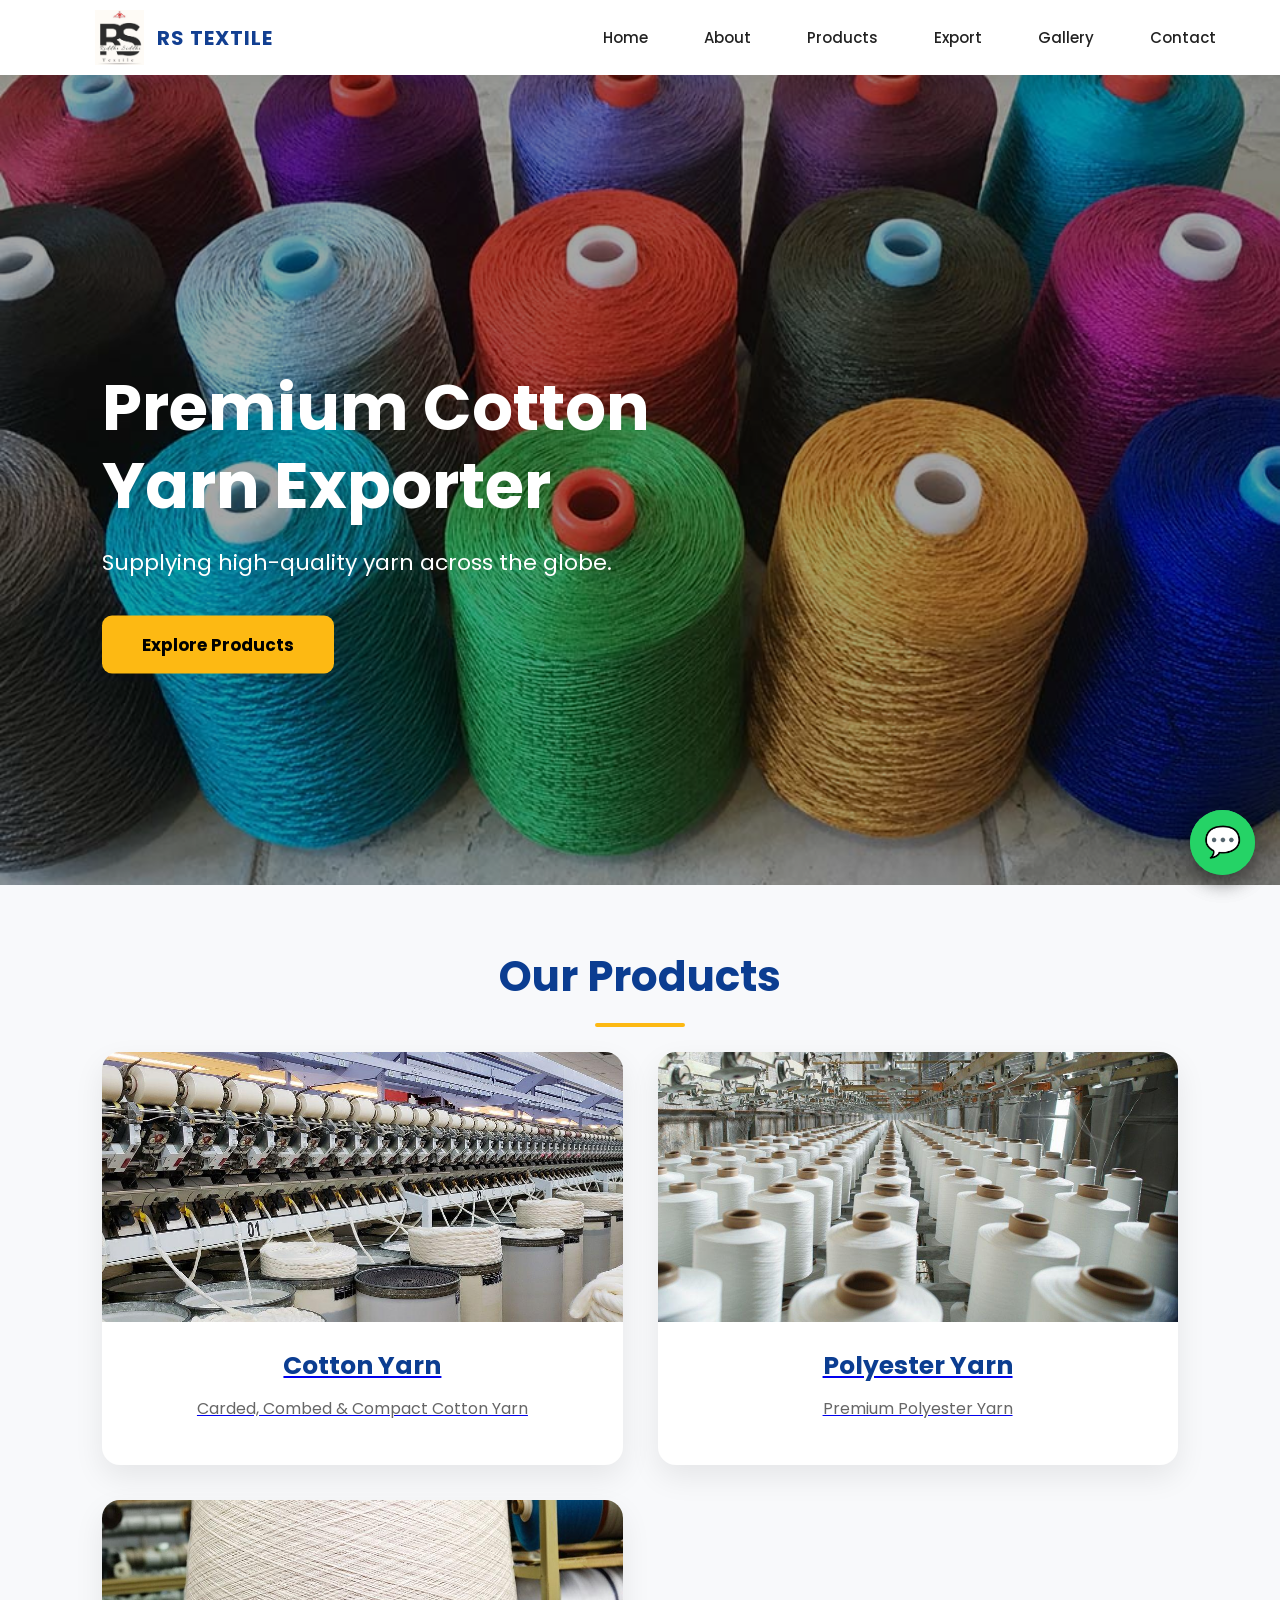
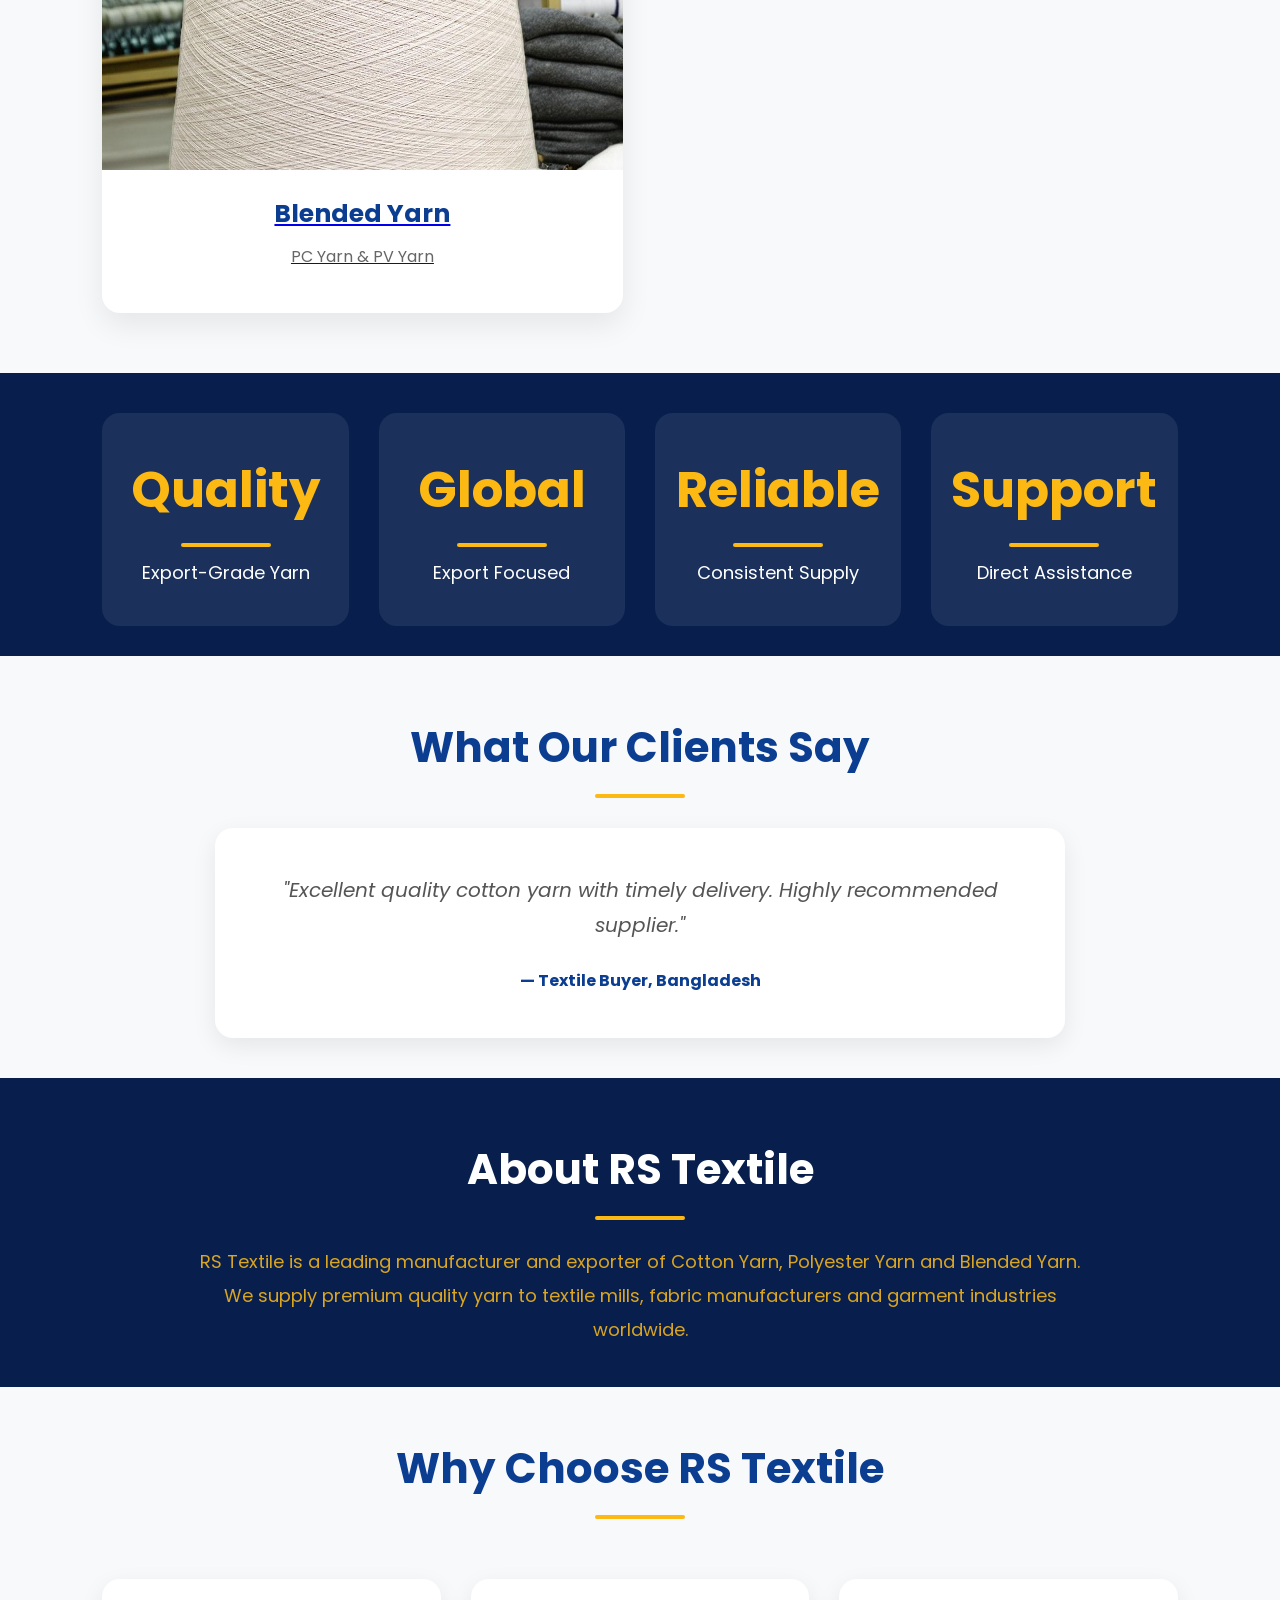
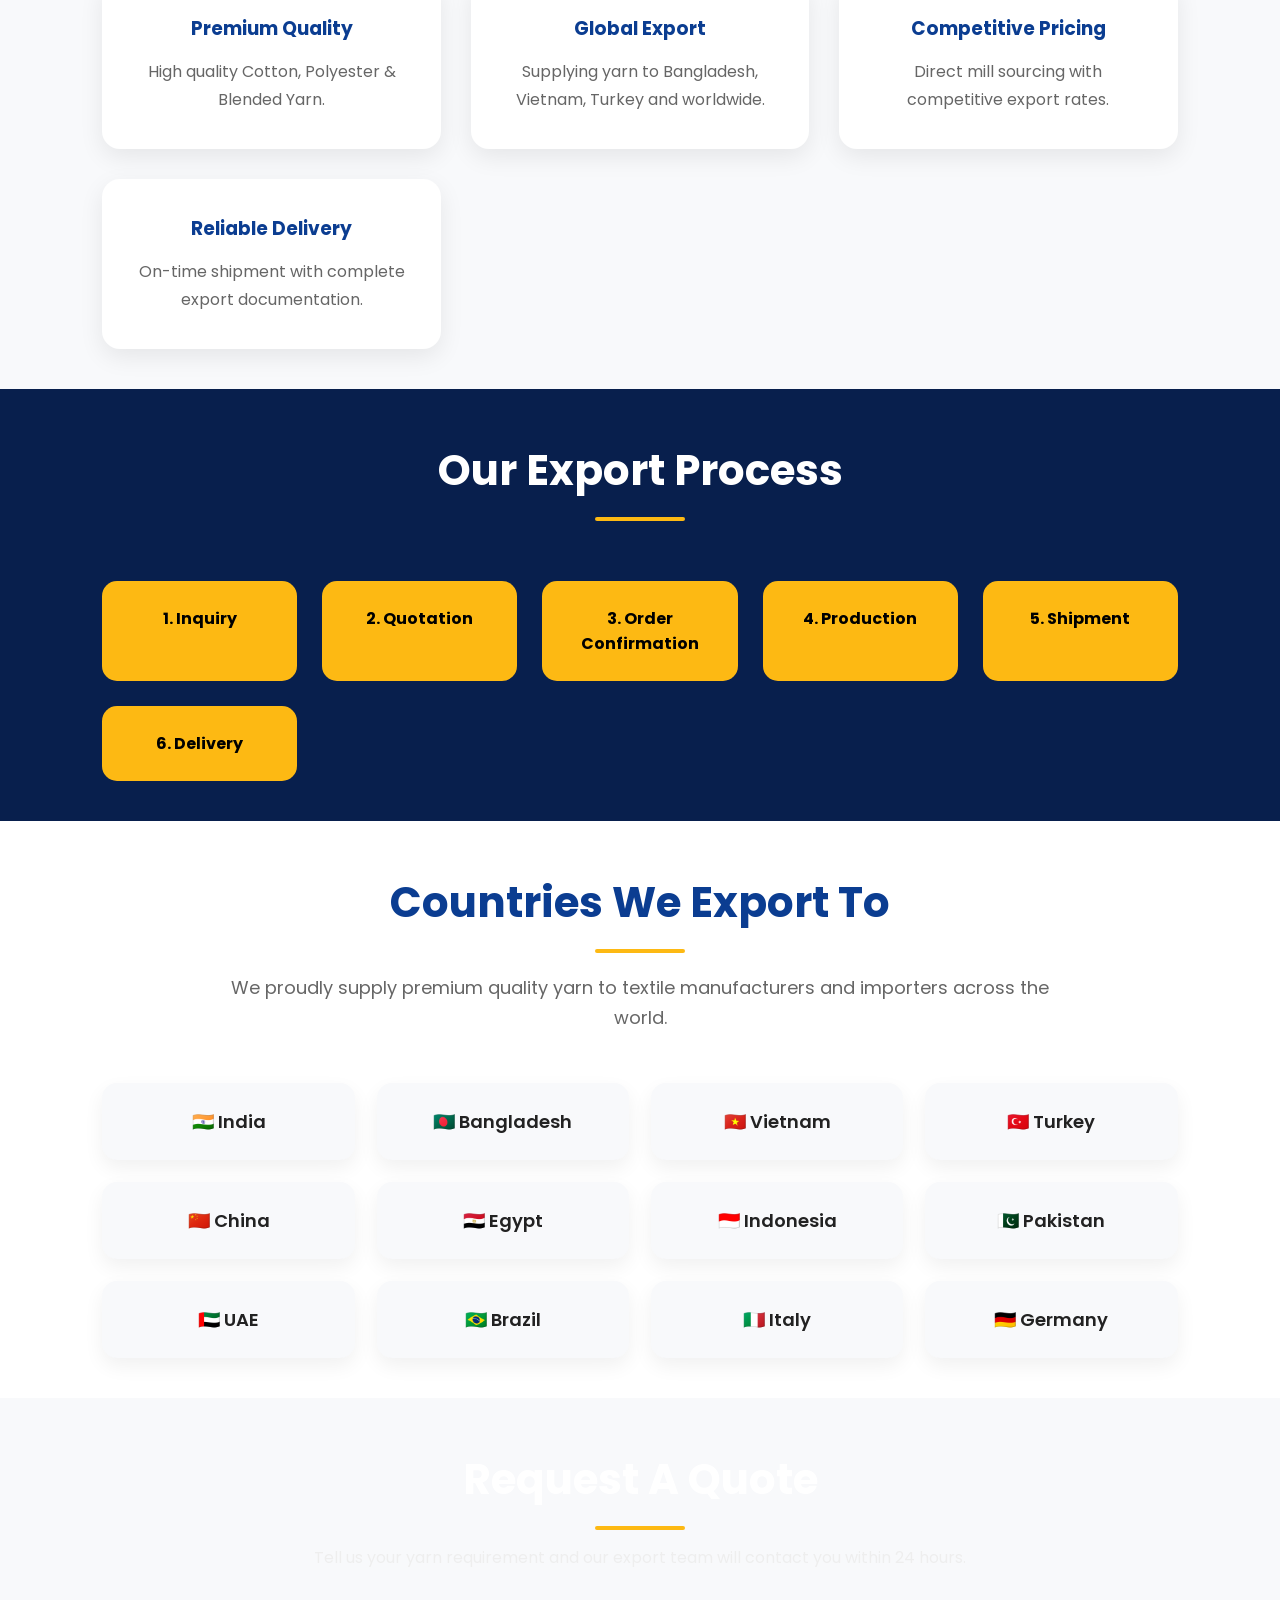
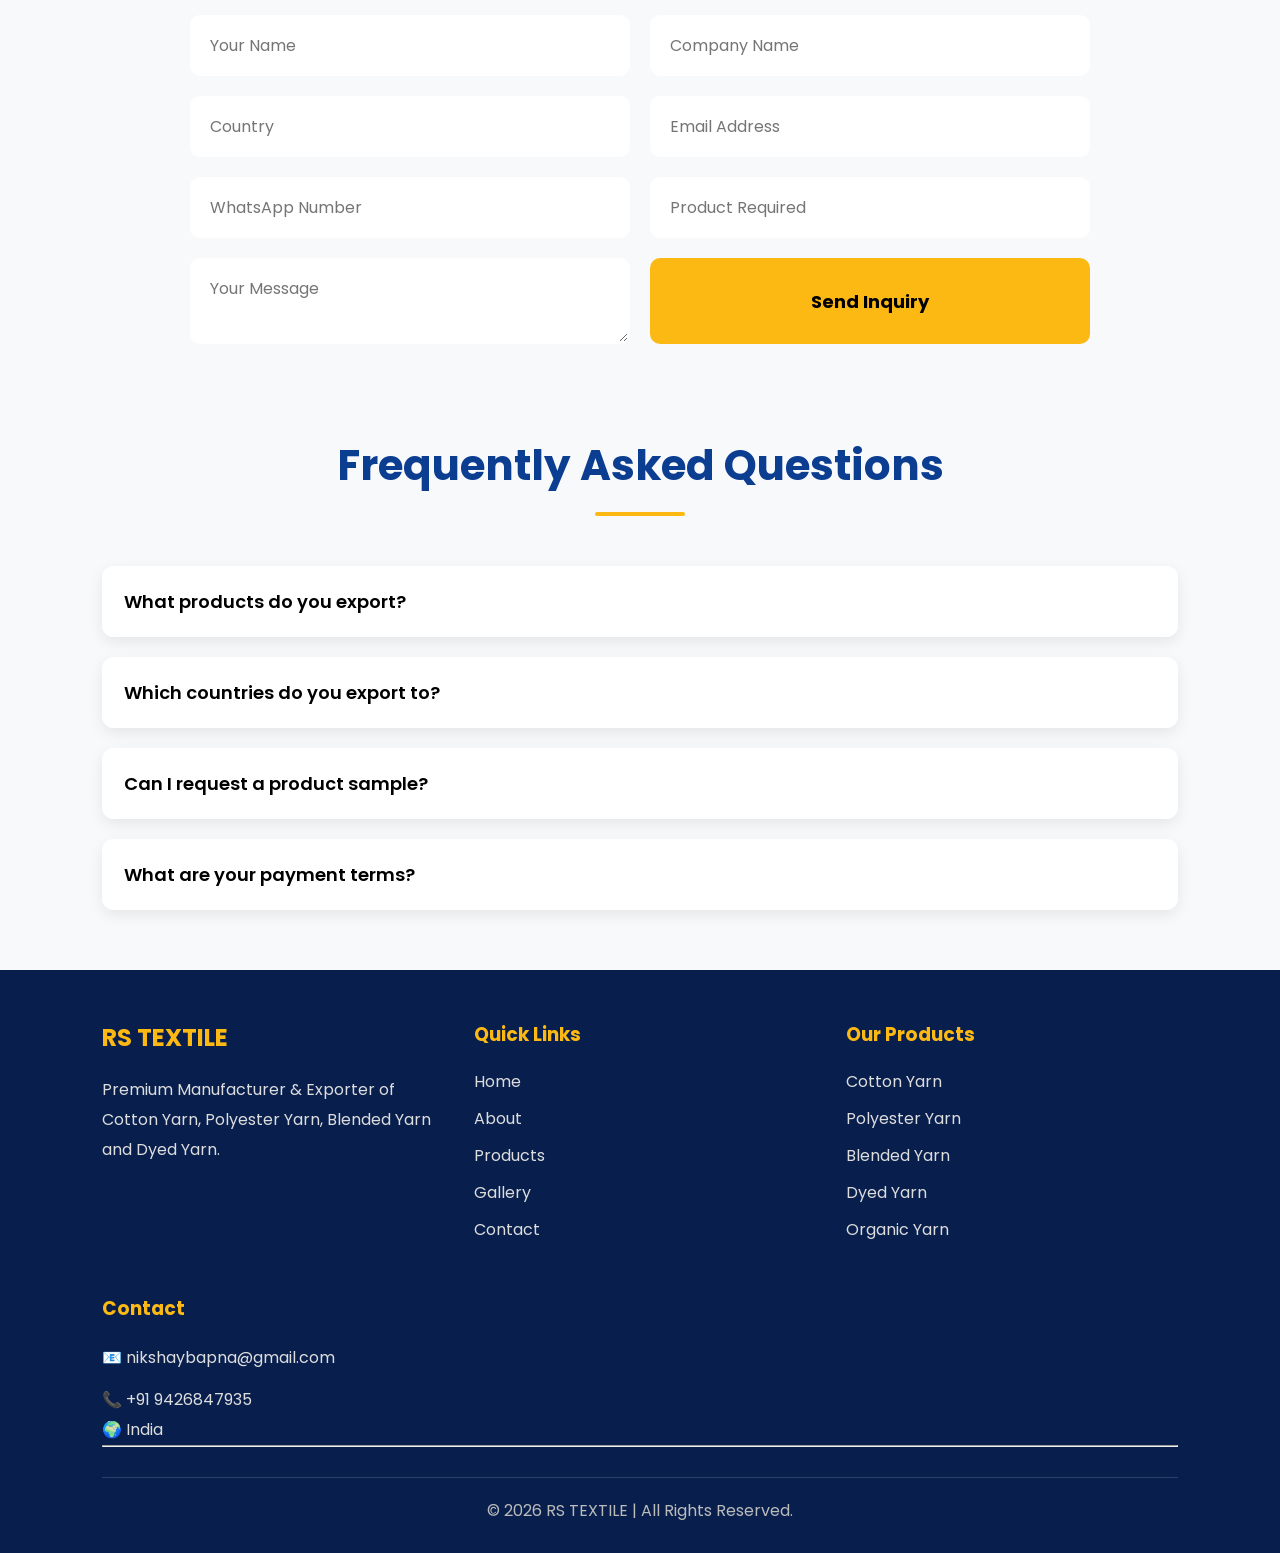
<file: RS-TEXTILE/index.html>
<!DOCTYPE html>
<html>

<head>

          <meta charset="UTF-8">

          <meta name="viewport" content="width=device-width, initial-scale=1.0">

          <title>RS Textile | Textile Yarn Exporter & Supplier from India</title>

          <meta name="description"
                    content="RS Textile is an India-based textile yarn sourcing and export company supplying cotton, polyester, blended, dyed, organic and fancy yarn to international buyers.">

          <link rel="preconnect" href="https://fonts.googleapis.com">

          <link rel="preconnect" href="https://fonts.gstatic.com" crossorigin>

          <link href="https://fonts.googleapis.com/css2?family=Poppins:wght@300;400;500;600;700;800&display=swap"
                    rel="stylesheet">

          <link rel="stylesheet" href="style.css">



          <link rel="icon" href="images/RS-TEXTILE_LOGO.jpeg">

</head>

<body>

          <!-- <nav>

                    <div class="logo">

                              <img src="images/RS-TEXTILE_LOGO.jpeg">

                              <span>RS TEXTILE</span>

                    </div>

                    <a href="index.html"><b>Home</b></a>

                    <a href="about.html"><b>About</b></a>

                    <div class="dropdown">

                              <a href="products.html">
                                        <b>Products ▼</b>
                              </a>

                              <div class="dropdown-content">

                                        <a href="cotton-yarn.html">100% Cotton Yarn</a>

                                        <a href="polyester-yarn.html">Polyester Yarn</a>

                                        <a href="blended-yarn.html">Blended Yarn</a>

                                        <a href="dyed-yarn.html">Dyed Yarn</a>

                                        <a href="organic-yarn.html">Organic Cotton Yarn</a>

                                        <a href="fancy-yarn.html">Fancy Yarn</a>

                              </div>

                    </div>

                    </div>

                    <a href="export.html"><b>Export</b></a>

                    <a href="gallery.html"><b>Gallery</b></a>

                    <a href="contact.html"><b>Contact</b></a>

          </nav> -->

          <!-- <nav class="navbar">

                    <div class="logo">
                              <a href="index.html">
                                        <img src="images/RS-TEXTILE_LOGO.jpeg" alt="RS Textile">
                                        <span>RS TEXTILE</span>
                              </a>
                    </div>

                    <button class="menu-toggle" id="menuToggle" aria-label="Open Menu"
                              onclick="document.getElementById('navMenu').classList.toggle('active')">
                              ☰
                    </button>

                    <div class="nav-menu" id="navMenu">

                              <a href="index.html">Home</a>

                              <a href="about.html">About</a>

                              <div class="dropdown">
                                        <a href="products.html">Products ▼</a>

                                        <div class="dropdown-content">
                                                  <a href="cotton-yarn.html">100% Cotton Yarn</a>
                                                  <a href="polyester-yarn.html">Polyester Yarn</a>
                                                  <a href="blended-yarn.html">Blended Yarn</a>
                                                  <a href="dyed-yarn.html">Dyed Yarn</a>
                                                  <a href="organic-yarn.html">Organic Cotton Yarn</a>
                                                  <a href="fancy-yarn.html">Fancy Yarn</a>
                                        </div>
                              </div>

                              <a href="export.html">Export</a>
                              <a href="gallery.html">Gallery</a>
                              <a href="contact.html">Contact</a>

                    </div>

          </nav> -->

          <nav class="navbar">

                    <div class="logo">
                              <a href="index.html">
                                        <img src="images/RS-TEXTILE_LOGO.jpeg" alt="RS Textile">
                                        <span>RS TEXTILE</span>
                              </a>
                    </div>

                    <div class="nav-menu">
                              <a href="index.html">Home</a>
                              <a href="about.html">About</a>
                              <a href="products.html">Products</a>
                              <a href="export.html">Export</a>
                              <a href="gallery.html">Gallery</a>
                              <a href="contact.html">Contact</a>
                    </div>

          </nav>

          <!-- <h1>RS TEXTILE</h1>

          <p>Premium Cotton Yarn Exporter From India</p> -->

          <section class="slider">

                    <div class="slide active">

                              <img src="images/hero1.jpg">

                              <div class="caption">

                                        <h1>Premium Cotton Yarn Exporter</h1>

                                        <p>Supplying high-quality yarn across the globe.</p>

                                        <a href="products.html" class="btn">Explore Products</a>

                              </div>

                    </div>

                    <div class="slide">

                              <img src="images/hero2.webp">

                              <div class="caption">

                                        <h1>Trusted Textile Partner</h1>

                                        <p>Reliable quality, competitive pricing & timely delivery.</p>

                                        <a href="contact.html" class="btn">Contact Us</a>

                              </div>

                    </div>

                    <div class="slide">

                              <img src="images/hero3.webp">

                              <div class="caption">

                                        <h1>Worldwide Export</h1>

                                        <p>Serving textile industries with premium yarn solutions.</p>

                                        <a href="export.html" class="btn">Export Details</a>

                              </div>

                    </div>

          </section>


          <section class="products" data-aos="zoom-in">

                    <h2>Our Products</h2>

                    <div class="product-container">

                              <a href="cotton-yarn.html" class="card">
                                        <img src="images/cotton-yarn.jfif">
                                        <h3>Cotton Yarn</h3>
                                        <p>Carded, Combed & Compact Cotton Yarn</p>
                              </a>

                              <a href="polyester-yarn.html" class="card">
                                        <img src="images/polyester-yarn.jfif">
                                        <h3>Polyester Yarn</h3>
                                        <p>Premium Polyester Yarn</p>
                              </a>

                              <a href="blended-yarn.html" class="card">
                                        <img src="images/blended-yarn.jfif">
                                        <h3>Blended Yarn</h3>
                                        <p>PC Yarn & PV Yarn</p>
                              </a>

                    </div>

          </section>

          <section class="stats" data-aos="fade-up">

                    <div class="stat-box">
                              <h2>Quality</h2>
                              <p>Export-Grade Yarn</p>
                    </div>

                    <div class="stat-box">
                              <h2>Global</h2>
                              <p>Export Focused</p>
                    </div>

                    <div class="stat-box">
                              <h2>Reliable</h2>
                              <p>Consistent Supply</p>
                    </div>

                    <div class="stat-box">
                              <h2>Support</h2>
                              <p>Direct Assistance</p>
                    </div>

          </section>

          <section class="testimonials" data-aos="fade-up">

                    <h2>What Our Clients Say</h2>

                    <div class="testimonial-slider">

                              <div class="testimonial active">

                                        <p>
                                                  "Excellent quality cotton yarn with timely delivery.
                                                  Highly recommended supplier."
                                        </p>

                                        <h4>— Textile Buyer, Bangladesh</h4>

                              </div>

                              <div class="testimonial">

                                        <p>
                                                  "Very professional team and premium export packaging.
                                                  Looking forward to long-term business."
                                        </p>

                                        <h4>— Garment Manufacturer, Turkey</h4>

                              </div>

                              <div class="testimonial">

                                        <p>
                                                  "Competitive pricing and consistent yarn quality.
                                                  Great experience working with RS TEXTILE."
                                        </p>

                                        <h4>— Importer, Vietnam</h4>

                              </div>

                    </div>

          </section>


          <section class="about" data-aos="fade-right">

                    <h2>About RS Textile</h2>

                    <p>
                              RS Textile is a leading manufacturer and exporter of
                              Cotton Yarn, Polyester Yarn and Blended Yarn.

                              We supply premium quality yarn to textile mills,
                              fabric manufacturers and garment industries worldwide.
                    </p>

          </section>

          <section class="why-us">

                    <h2>Why Choose RS Textile</h2>

                    <div class="features">

                              <div class="feature-box">
                                        <h3>Premium Quality</h3>
                                        <p>High quality Cotton, Polyester & Blended Yarn.</p>
                              </div>

                              <div class="feature-box">
                                        <h3>Global Export</h3>
                                        <p>Supplying yarn to Bangladesh, Vietnam, Turkey and worldwide.</p>
                              </div>

                              <div class="feature-box">
                                        <h3>Competitive Pricing</h3>
                                        <p>Direct mill sourcing with competitive export rates.</p>
                              </div>

                              <div class="feature-box">
                                        <h3>Reliable Delivery</h3>
                                        <p>On-time shipment with complete export documentation.</p>
                              </div>

                    </div>

          </section>

          <section class="process">

                    <h2>Our Export Process</h2>

                    <div class="steps">

                              <div>1. Inquiry</div>
                              <div>2. Quotation</div>
                              <div>3. Order Confirmation</div>
                              <div>4. Production</div>
                              <div>5. Shipment</div>
                              <div>6. Delivery</div>

                    </div>

          </section>

          <section class="export-countries" data-aos="fade-up">

                    <h2>Countries We Export To</h2>

                    <p>
                              We proudly supply premium quality yarn to textile manufacturers
                              and importers across the world.
                    </p>

                    <div class="country-grid">

                              <div class="country-card">🇮🇳 India</div>

                              <div class="country-card">🇧🇩 Bangladesh</div>

                              <div class="country-card">🇻🇳 Vietnam</div>

                              <div class="country-card">🇹🇷 Turkey</div>

                              <div class="country-card">🇨🇳 China</div>

                              <div class="country-card">🇪🇬 Egypt</div>

                              <div class="country-card">🇮🇩 Indonesia</div>

                              <div class="country-card">🇵🇰 Pakistan</div>

                              <div class="country-card">🇦🇪 UAE</div>

                              <div class="country-card">🇧🇷 Brazil</div>

                              <div class="country-card">🇮🇹 Italy</div>

                              <div class="country-card">🇩🇪 Germany</div>

                    </div>

          </section>


          <section class="inquiry" data-aos="fade-left">

                    <h2>Request A Quote</h2>

                    <p>
                              Tell us your yarn requirement and our export team will
                              contact you within 24 hours.
                    </p>

                    <form>

                              <input type="text" placeholder="Your Name">

                              <input type="text" placeholder="Company Name">

                              <input type="text" placeholder="Country">

                              <input type="email" placeholder="Email Address">

                              <input type="text" placeholder="WhatsApp Number">

                              <input type="text" placeholder="Product Required">

                              <textarea placeholder="Your Message"></textarea>

                              <button type="submit">
                                        Send Inquiry
                              </button>

                    </form>

          </section>


          <a href="https://wa.me/919426847935" class="whatsapp" target="_blank">

                    💬

          </a>

          <section class="faq-section" data-aos="fade-up">

                    <h2>Frequently Asked Questions</h2>

                    <div class="faq">

                              <button class="faq-question">
                                        What products do you export?
                              </button>

                              <div class="faq-answer">
                                        <p>
                                                  We export Cotton Yarn, Polyester Yarn, Blended Yarn,
                                                  Dyed Yarn and other specialty yarns.
                                        </p>
                              </div>

                    </div>

                    <div class="faq">

                              <button class="faq-question">
                                        Which countries do you export to?
                              </button>

                              <div class="faq-answer">
                                        <p>
                                                  We serve buyers across Asia, Middle East, Europe
                                                  and other international markets.
                                        </p>
                              </div>

                    </div>

                    <div class="faq">

                              <button class="faq-question">
                                        Can I request a product sample?
                              </button>

                              <div class="faq-answer">
                                        <p>
                                                  Yes. Sample availability depends on the product.
                                                  Please contact us for details.
                                        </p>
                              </div>

                    </div>

                    <div class="faq">

                              <button class="faq-question">
                                        What are your payment terms?
                              </button>

                              <div class="faq-answer">
                                        <p>
                                                  Payment terms are discussed based on the order and
                                                  mutual agreement with the buyer.
                                        </p>
                              </div>

                    </div>

          </section>

          <footer class="footer" data-aos="fade-up">

                    <div class="footer-container">

                              <div class="footer-box">

                                        <h2>RS TEXTILE</h2>

                                        <p>
                                                  Premium Manufacturer & Exporter of
                                                  Cotton Yarn, Polyester Yarn,
                                                  Blended Yarn and Dyed Yarn.
                                        </p>

                              </div>

                              <div class="footer-box">

                                        <h3>Quick Links</h3>

                                        <a href="index.html">Home</a>

                                        <a href="about.html">About</a>

                                        <a href="products.html">Products</a>

                                        <a href="gallery.html">Gallery</a>

                                        <a href="contact.html">Contact</a>

                              </div>

                              <div class="footer-box">

                                        <h3>Our Products</h3>

                                        <a href="cotton-yarn.html">Cotton Yarn</a>

                                        <a href="polyester-yarn.html">Polyester Yarn</a>

                                        <a href="blended-yarn.html">Blended Yarn</a>

                                        <a href="dyed-yarn.html">Dyed Yarn</a>

                                        <a href="organic-yarn.html">Organic Yarn</a>

                              </div>

                              <div class="footer-box">

                                        <h3>Contact</h3>

                                        <a>
                                                  <p>📧 nikshaybapna@gmail.com</p>
                                        </a>

                                        <p>📞 +91 9426847935</p>

                                        <p>🌍 India</p>

                              </div>

                    </div>

                    <hr>

                    <div class="copyright">

                              © 2026 RS TEXTILE | All Rights Reserved.

                    </div>

          </footer>

          <a href="https://wa.me/919426847935" class="whatsapp">
                    💬
          </a>


          <button id="scrollTopBtn" title="Go to top">
                    ⬆
          </button>

          <script src="script.js"></script>

          <script src="https://unpkg.com/aos@2.3.4/dist/aos.js"></script>



          <script>

                    document.addEventListener("DOMContentLoaded", function () {

                              const menuToggle = document.getElementById("menuToggle");
                              const navMenu = document.getElementById("navMenu");

                              if (menuToggle && navMenu) {

                                        menuToggle.addEventListener("click", function () {

                                                  navMenu.classList.toggle("active");

                                        });

                                        const navLinks = navMenu.querySelectorAll("a");

                                        navLinks.forEach(function (link) {

                                                  link.addEventListener("click", function () {
                                                            navMenu.classList.remove("active");
                                                  });

                                        });

                              }

                    });

          </script>

          <script>
                    document.addEventListener("DOMContentLoaded", function () {

                              const menuToggle = document.getElementById("menuToggle");
                              const navMenu = document.getElementById("navMenu");

                              menuToggle.addEventListener("click", function () {
                                        navMenu.classList.toggle("active");
                              });

                    });
          </script>

</body>

</html>

</body>

</html>
</file>
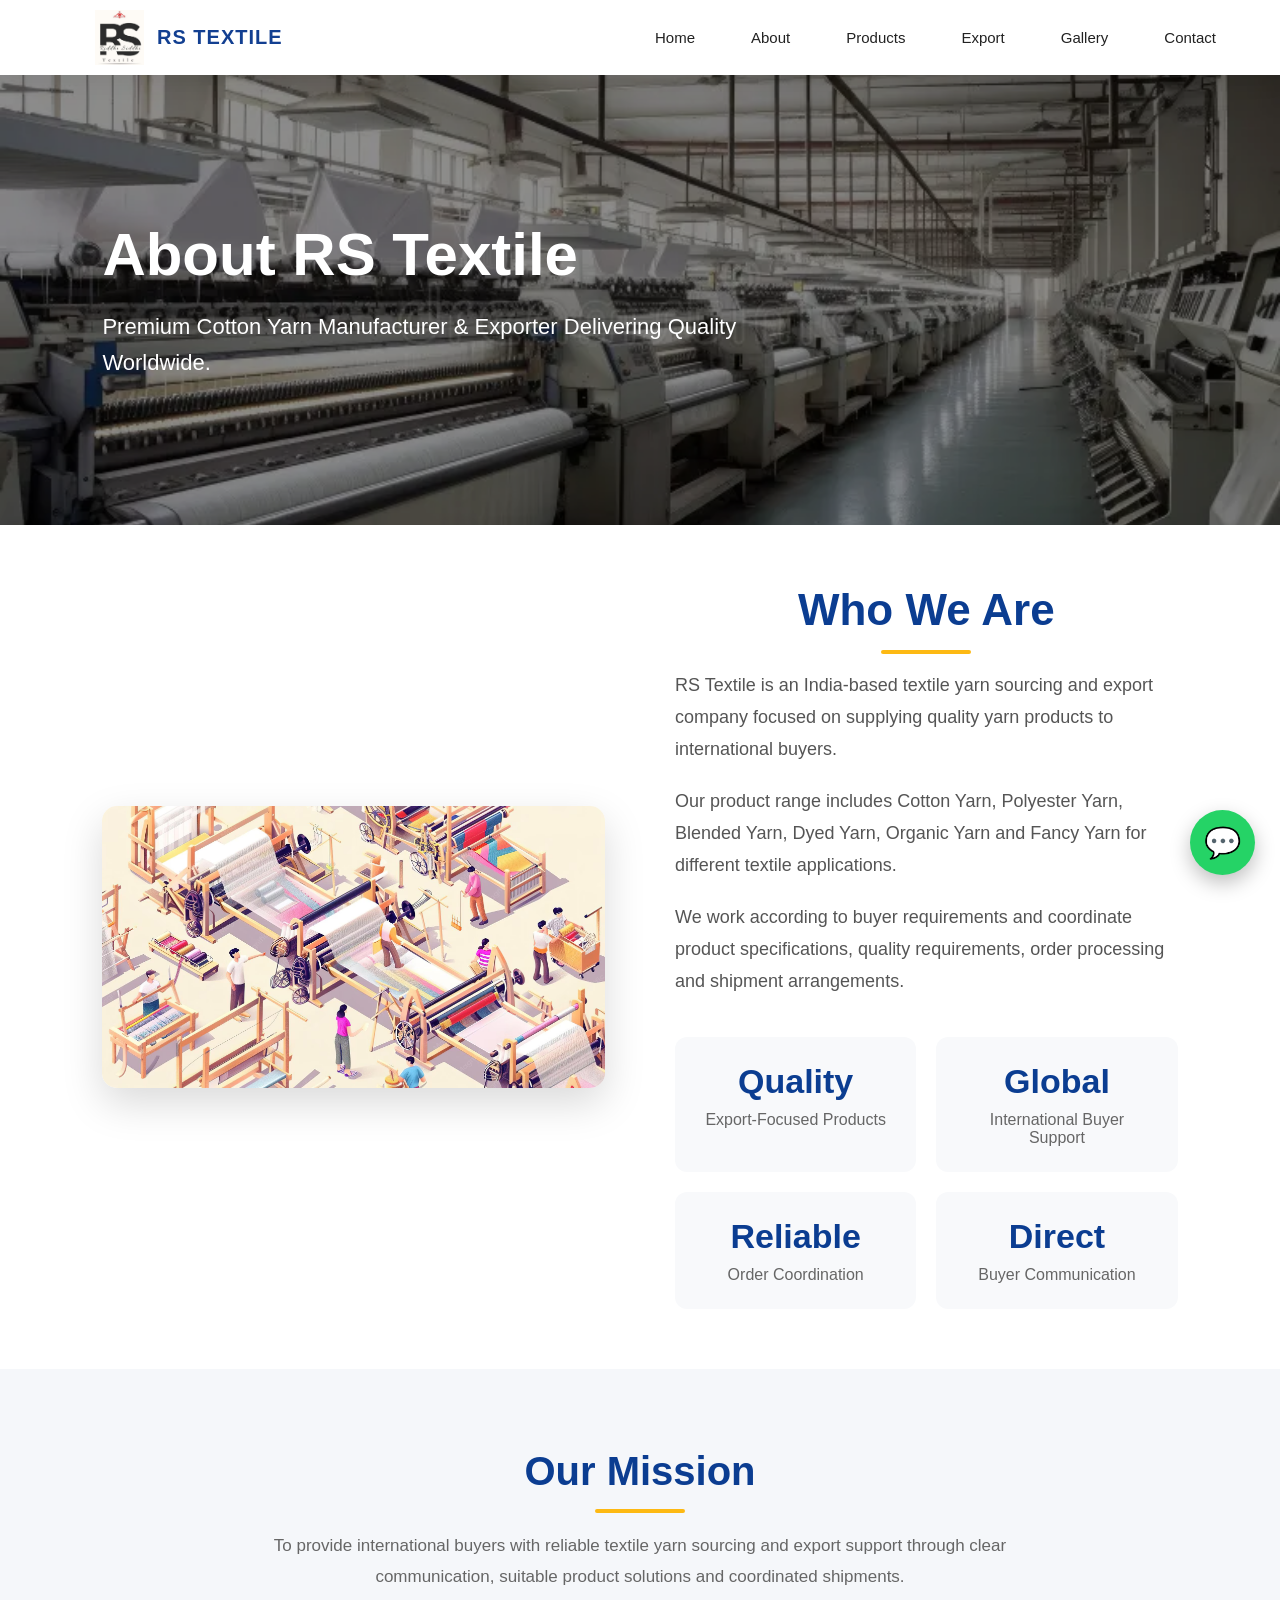
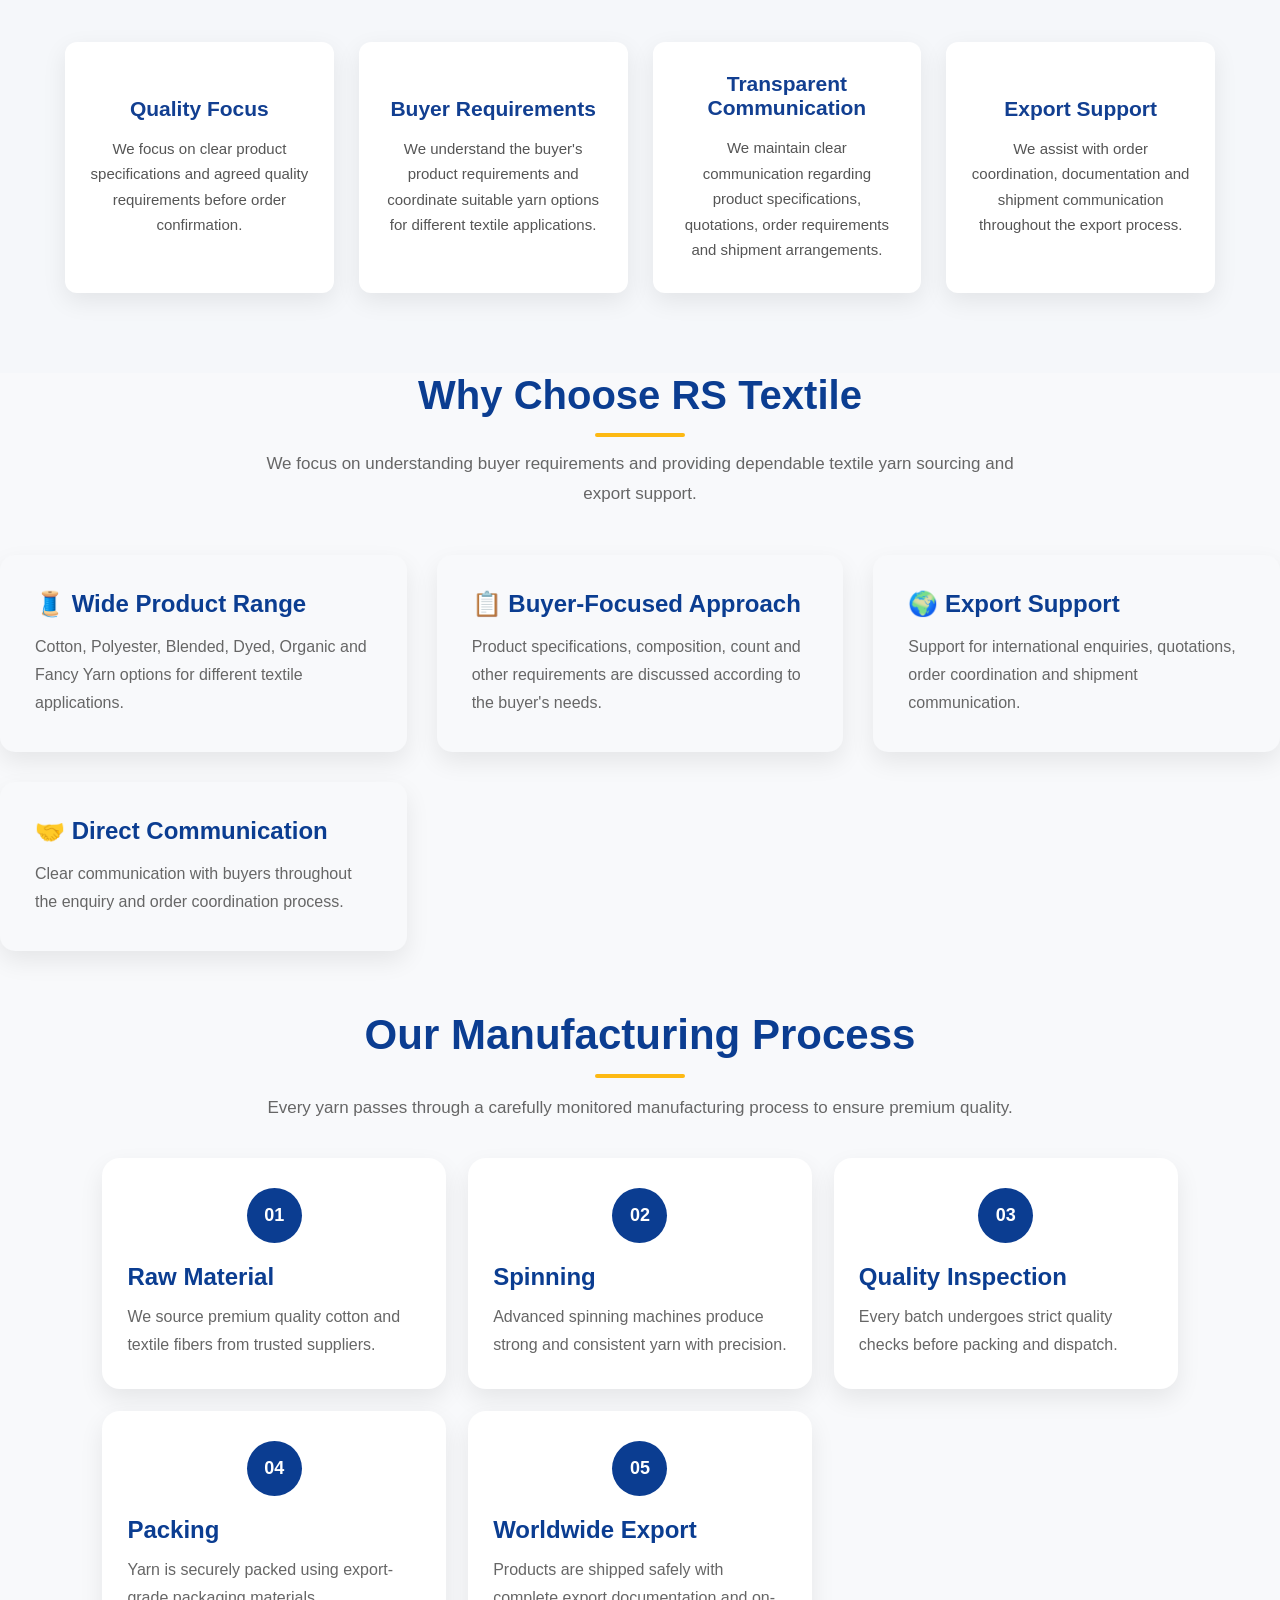
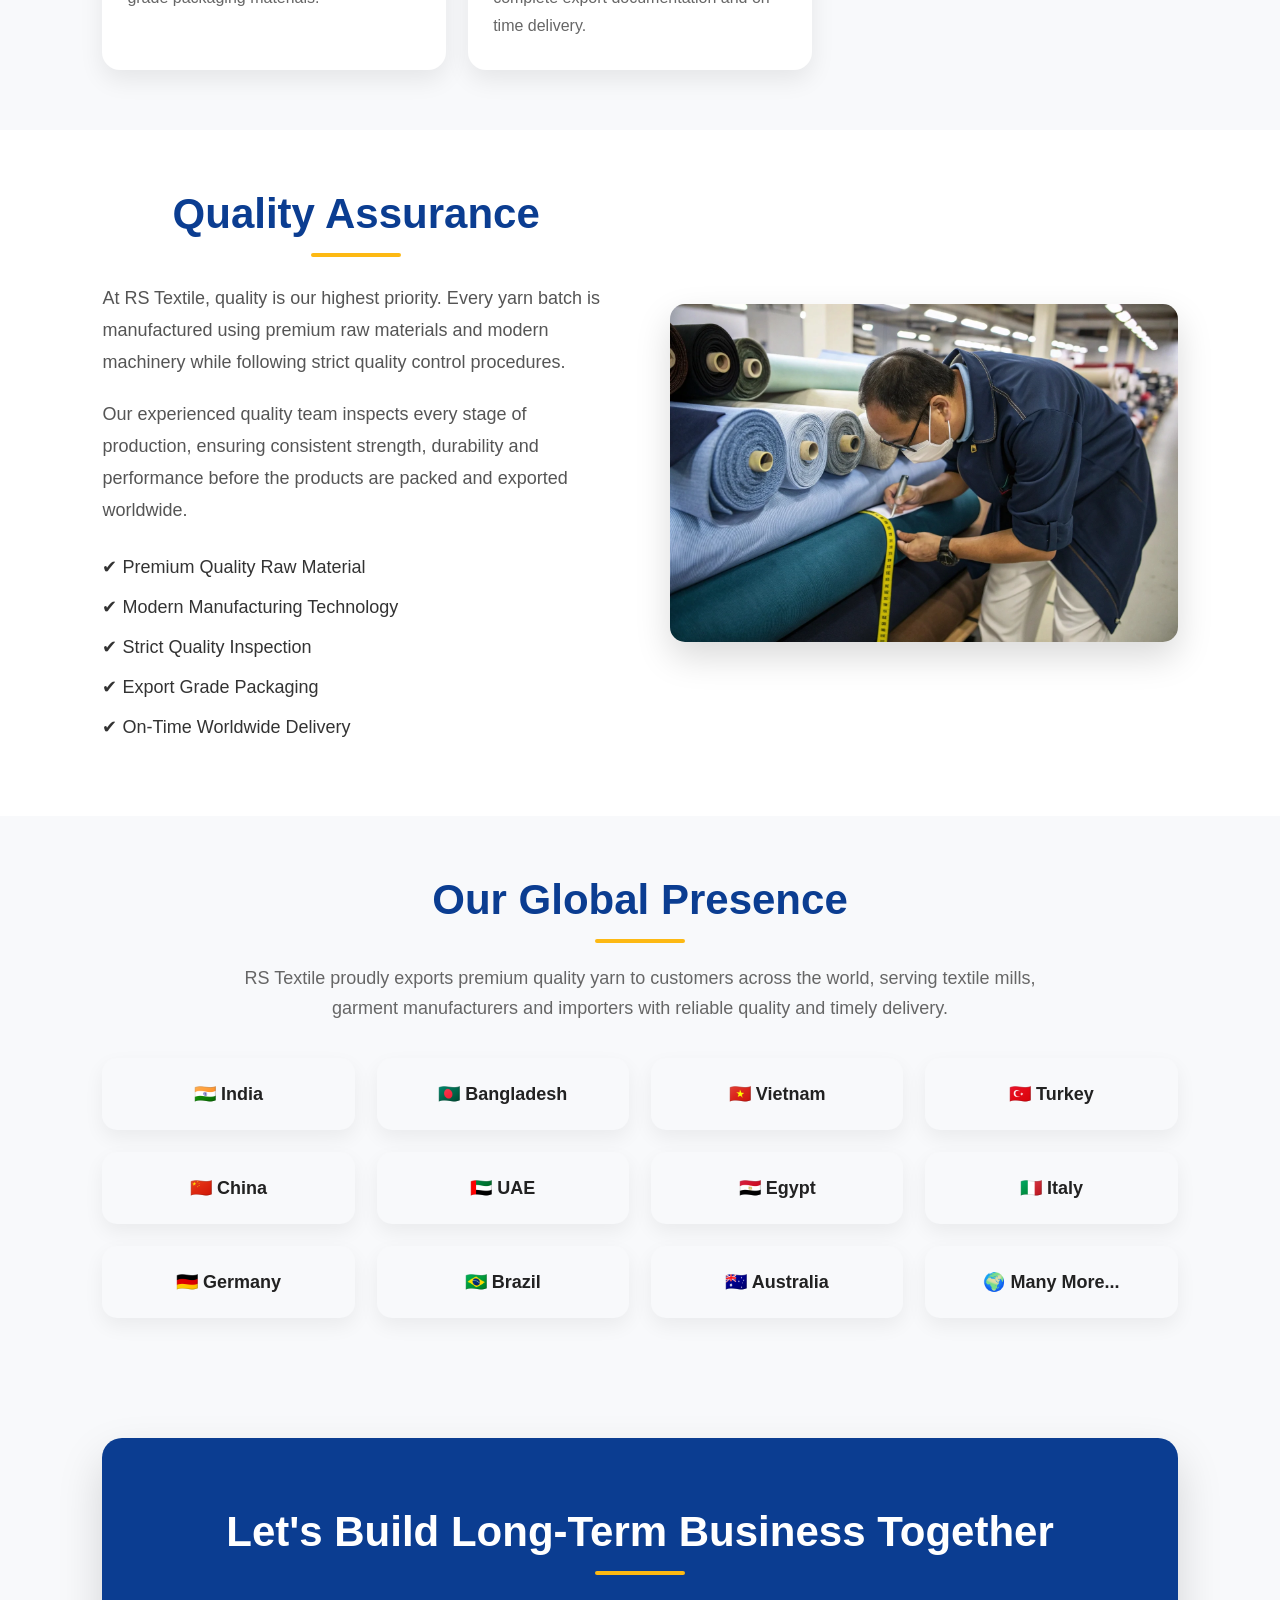
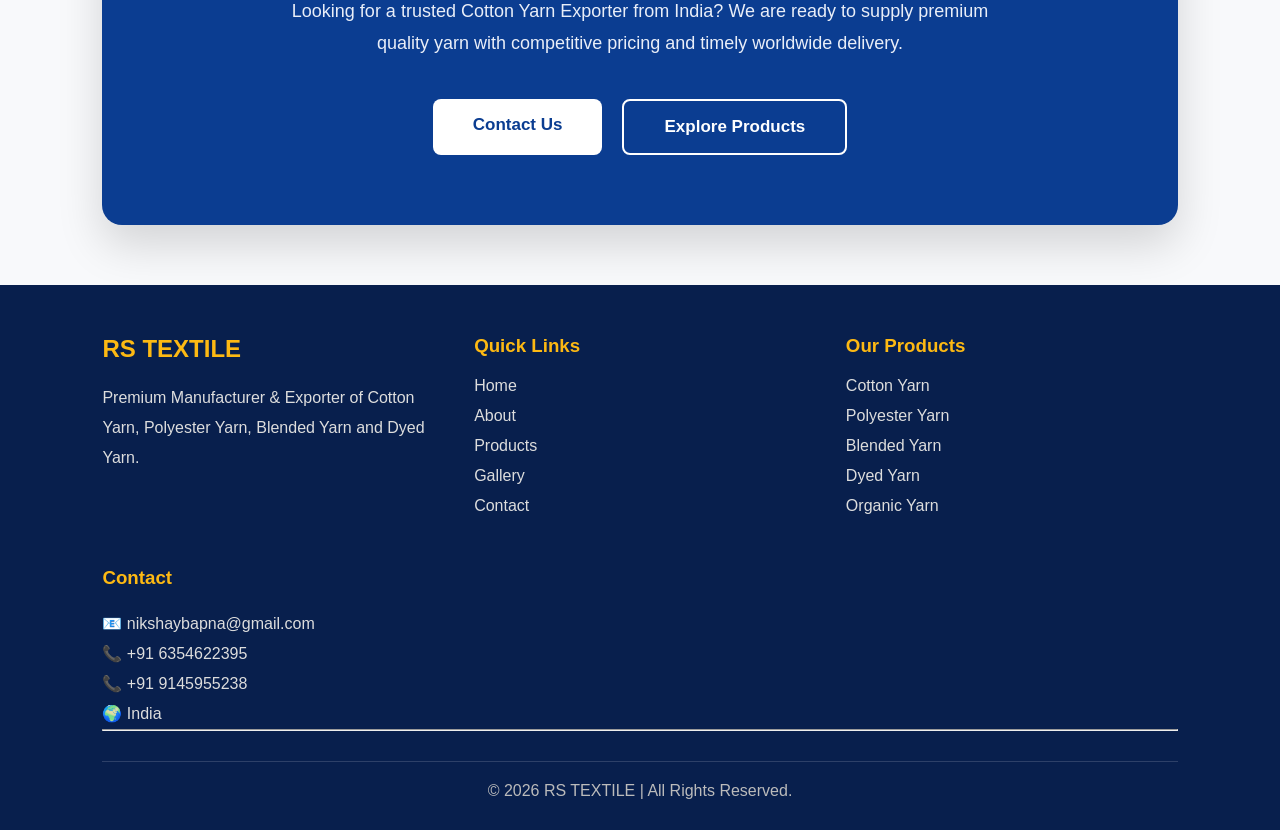
<file: RS-TEXTILE/about.html>
<!DOCTYPE html>
<html>

<head>

          <meta charset="UTF-8">

          <meta name="viewport" content="width=device-width, initial-scale=1.0">

          <title>About RS Textile | Textile Yarn Export & Sourcing</title>

          <meta name="description"
                    content="Learn about RS Textile, an India-based textile yarn sourcing and export company serving international buyers with cotton, polyester, blended and specialty yarn solutions.">

          <link rel="stylesheet" href="style.css">

          <link rel="icon" href="images/RS-TEXTILE_LOGO.jpeg">

</head>

<body>

          <!-- <nav class="navbar">

                    <div class="logo">
                              <a href="index.html">
                                        <img src="images/RS-TEXTILE_LOGO.jpeg" alt="RS Textile">

                              </a>
                    </div>

                    <button class="menu-toggle" id="menuToggle"
                              onclick="document.getElementById('navMenu').classList.toggle('active')">
                              ☰
                    </button>

                    <div class="nav-menu" id="navMenu">

                              <a href="index.html">Home</a>

                              <a href="about.html">About</a>

                              <div class="dropdown">
                                        <a href="products.html">Products ▼</a>

                                        <div class="dropdown-content">
                                                  <a href="cotton-yarn.html">100% Cotton Yarn</a>
                                                  <a href="polyester-yarn.html">Polyester Yarn</a>
                                                  <a href="blended-yarn.html">Blended Yarn</a>
                                                  <a href="dyed-yarn.html">Dyed Yarn</a>
                                                  <a href="organic-yarn.html">Organic Cotton Yarn</a>
                                                  <a href="fancy-yarn.html">Fancy Yarn</a>
                                        </div>
                              </div>

                              <a href="export.html">Export</a>

                              <a href="gallery.html">Gallery</a>

                              <a href="contact.html">Contact</a>

                    </div>

          </nav> -->

          <!-- <nav class="navbar">

                    <div class="logo">
                              <a href="index.html">
                                        <img src="images/RS-TEXTILE_LOGO.jpeg" alt="RS Textile">
                                        <span>RS TEXTILE</span>
                              </a>
                    </div>

                    <button class="menu-toggle" type="button" aria-label="Open Menu"
                              onclick="document.getElementById('navMenu').classList.toggle('active')">
                              ☰
                    </button>

                    <div class="nav-menu" id="navMenu">

                              <a href="index.html">Home</a>
                              <a href="about.html">About</a>

                              <div class="dropdown">
                                        <a href="products.html">Products ▼</a>

                                        <div class="dropdown-content">
                                                  <a href="cotton-yarn.html">100% Cotton Yarn</a>
                                                  <a href="polyester-yarn.html">Polyester Yarn</a>
                                                  <a href="blended-yarn.html">Blended Yarn</a>
                                                  <a href="dyed-yarn.html">Dyed Yarn</a>
                                                  <a href="organic-yarn.html">Organic Cotton Yarn</a>
                                                  <a href="fancy-yarn.html">Fancy Yarn</a>
                                        </div>
                              </div>

                              <a href="export.html">Export</a>
                              <a href="gallery.html">Gallery</a>
                              <a href="contact.html">Contact</a>

                    </div>

          </nav> -->

          <nav class="navbar">

                    <div class="logo">
                              <a href="index.html">
                                        <img src="images/RS-TEXTILE_LOGO.jpeg" alt="RS Textile">
                                        <span>RS TEXTILE</span>
                              </a>
                    </div>

                    <div class="nav-menu">
                              <a href="index.html">Home</a>
                              <a href="about.html">About</a>
                              <a href="products.html">Products</a>
                              <a href="export.html">Export</a>
                              <a href="gallery.html">Gallery</a>
                              <a href="contact.html">Contact</a>
                    </div>

          </nav>


          <section class="about-hero">

                    <img src="images/about-banner.webp" alt="About RS Textile">

                    <div class="about-overlay">

                              <h1>About RS Textile</h1>

                              <p>
                                        Premium Cotton Yarn Manufacturer & Exporter
                                        Delivering Quality Worldwide.
                              </p>

                    </div>

          </section>

          <section class="company-about">

                    <div class="about-left">
                              <img src="images/about-company.avif" alt="RS Textile">
                    </div>

                    <div class="about-right">

                              <h2>Who We Are</h2>

                              <p>
                                        RS Textile is an India-based textile yarn sourcing and
                                        export company focused on supplying quality yarn products
                                        to international buyers.
                              </p>

                              <p>
                                        Our product range includes Cotton Yarn, Polyester Yarn,
                                        Blended Yarn, Dyed Yarn, Organic Yarn and Fancy Yarn for
                                        different textile applications.
                              </p>

                              <p>
                                        We work according to buyer requirements and coordinate
                                        product specifications, quality requirements, order
                                        processing and shipment arrangements.
                              </p>

                              <div class="about-highlights">

                                        <div class="highlight-box">
                                                  <h3>Quality</h3>
                                                  <span>Export-Focused Products</span>
                                        </div>

                                        <div class="highlight-box">
                                                  <h3>Global</h3>
                                                  <span>International Buyer Support</span>
                                        </div>

                                        <div class="highlight-box">
                                                  <h3>Reliable</h3>
                                                  <span>Order Coordination</span>
                                        </div>

                                        <div class="highlight-box">
                                                  <h3>Direct</h3>
                                                  <span>Buyer Communication</span>
                                        </div>

                              </div>

                    </div>

          </section>

          <section class="mission">

                    <div class="section-title">

                              <h2>Our Mission</h2>

                              <p>
                                        To provide international buyers with reliable textile yarn
                                        sourcing and export support through clear communication,
                                        suitable product solutions and coordinated shipments.
                              </p>

                    </div>

                    <div class="mission-content">

                              <div class="mission-box">

                                        <h3>Quality Focus</h3>

                                        <p>
                                                  We focus on clear product specifications and agreed
                                                  quality requirements before order confirmation.
                                        </p>

                              </div>

                              <div class="mission-box">

                                        <h3>Buyer Requirements</h3>

                                        <p>
                                                  We understand the buyer's product requirements and
                                                  coordinate suitable yarn options for different textile
                                                  applications.
                                        </p>

                              </div>

                              <div class="mission-box">

                                        <h3>Transparent Communication</h3>

                                        <p>
                                                  We maintain clear communication regarding product
                                                  specifications, quotations, order requirements and
                                                  shipment arrangements.
                                        </p>

                              </div>

                              <div class="mission-box">

                                        <h3>Export Support</h3>

                                        <p>
                                                  We assist with order coordination, documentation and
                                                  shipment communication throughout the export process.
                                        </p>

                              </div>

                    </div>

          </section>

          <section class="why-choose">

                    <div class="section-title">

                              <h2>Why Choose RS Textile</h2>

                              <p>
                                        We focus on understanding buyer requirements and providing
                                        dependable textile yarn sourcing and export support.
                              </p>

                    </div>

                    <div class="why-grid">

                              <div class="why-card">
                                        <h3>🧵 Wide Product Range</h3>
                                        <p>
                                                  Cotton, Polyester, Blended, Dyed, Organic and Fancy
                                                  Yarn options for different textile applications.
                                        </p>
                              </div>

                              <div class="why-card">
                                        <h3>📋 Buyer-Focused Approach</h3>
                                        <p>
                                                  Product specifications, composition, count and other
                                                  requirements are discussed according to the buyer's needs.
                                        </p>
                              </div>

                              <div class="why-card">
                                        <h3>🌍 Export Support</h3>
                                        <p>
                                                  Support for international enquiries, quotations,
                                                  order coordination and shipment communication.
                                        </p>
                              </div>

                              <div class="why-card">
                                        <h3>🤝 Direct Communication</h3>
                                        <p>
                                                  Clear communication with buyers throughout the enquiry
                                                  and order coordination process.
                                        </p>
                              </div>

                    </div>

          </section>

          <section class="manufacturing-process">

                    <h2>Our Manufacturing Process</h2>

                    <p class="process-subtitle">
                              Every yarn passes through a carefully monitored manufacturing process to ensure premium
                              quality.
                    </p>

                    <div class="process-grid">

                              <div class="process-card">
                                        <div class="process-number">01</div>
                                        <h3>Raw Material</h3>
                                        <p>We source premium quality cotton and textile fibers from trusted suppliers.
                                        </p>
                              </div>

                              <div class="process-card">
                                        <div class="process-number">02</div>
                                        <h3>Spinning</h3>
                                        <p>Advanced spinning machines produce strong and consistent yarn with precision.
                                        </p>
                              </div>

                              <div class="process-card">
                                        <div class="process-number">03</div>
                                        <h3>Quality Inspection</h3>
                                        <p>Every batch undergoes strict quality checks before packing and dispatch.</p>
                              </div>

                              <div class="process-card">
                                        <div class="process-number">04</div>
                                        <h3>Packing</h3>
                                        <p>Yarn is securely packed using export-grade packaging materials.</p>
                              </div>

                              <div class="process-card">
                                        <div class="process-number">05</div>
                                        <h3>Worldwide Export</h3>
                                        <p>Products are shipped safely with complete export documentation and on-time
                                                  delivery.</p>
                              </div>

                    </div>

          </section>

          <section class="quality-section">

                    <div class="quality-left">

                              <h2>Quality Assurance</h2>

                              <p>
                                        At RS Textile, quality is our highest priority. Every yarn batch is
                                        manufactured using premium raw materials and modern machinery while
                                        following strict quality control procedures.
                              </p>

                              <p>
                                        Our experienced quality team inspects every stage of production,
                                        ensuring consistent strength, durability and performance before the
                                        products are packed and exported worldwide.
                              </p>

                              <ul class="quality-list">

                                        <li>✔ Premium Quality Raw Material</li>
                                        <li>✔ Modern Manufacturing Technology</li>
                                        <li>✔ Strict Quality Inspection</li>
                                        <li>✔ Export Grade Packaging</li>
                                        <li>✔ On-Time Worldwide Delivery</li>

                              </ul>

                    </div>

                    <div class="quality-right">

                              <img src="images/quality.webp" alt="Quality Assurance">

                    </div>

          </section>

          <section class="global-presence">

                    <h2>Our Global Presence</h2>

                    <p class="global-subtitle">
                              RS Textile proudly exports premium quality yarn to customers across the world,
                              serving textile mills, garment manufacturers and importers with reliable quality
                              and timely delivery.
                    </p>

                    <div class="country-grid">

                              <div class="country-card">🇮🇳 India</div>

                              <div class="country-card">🇧🇩 Bangladesh</div>

                              <div class="country-card">🇻🇳 Vietnam</div>

                              <div class="country-card">🇹🇷 Turkey</div>

                              <div class="country-card">🇨🇳 China</div>

                              <div class="country-card">🇦🇪 UAE</div>

                              <div class="country-card">🇪🇬 Egypt</div>

                              <div class="country-card">🇮🇹 Italy</div>

                              <div class="country-card">🇩🇪 Germany</div>

                              <div class="country-card">🇧🇷 Brazil</div>

                              <div class="country-card">🇦🇺 Australia</div>

                              <div class="country-card">🌍 Many More...</div>

                    </div>

          </section>

          <section class="about-cta">

                    <div class="cta-content">

                              <h2>Let's Build Long-Term Business Together</h2>

                              <p>
                                        Looking for a trusted Cotton Yarn Exporter from India?
                                        We are ready to supply premium quality yarn with competitive pricing
                                        and timely worldwide delivery.
                              </p>

                              <div class="cta-btns">

                                        <a href="contact.html" class="cta-btn primary-btn">
                                                  Contact Us
                                        </a>

                                        <a href="products.html" class="cta-btn secondary-btn">
                                                  Explore Products
                                        </a>

                              </div>

                    </div>

          </section>


          <footer class="footer" data-aos="fade-up">

                    <div class="footer-container">

                              <div class="footer-box">

                                        <h2>RS TEXTILE</h2>

                                        <p>
                                                  Premium Manufacturer & Exporter of
                                                  Cotton Yarn, Polyester Yarn,
                                                  Blended Yarn and Dyed Yarn.
                                        </p>

                              </div>

                              <div class="footer-box">

                                        <h3>Quick Links</h3>

                                        <a href="index.html">Home</a>

                                        <a href="about.html">About</a>

                                        <a href="products.html">Products</a>

                                        <a href="gallery.html">Gallery</a>

                                        <a href="contact.html">Contact</a>

                              </div>

                              <div class="footer-box">

                                        <h3>Our Products</h3>

                                        <a href="cotton-yarn.html">Cotton Yarn</a>

                                        <a href="polyester-yarn.html">Polyester Yarn</a>

                                        <a href="blended-yarn.html">Blended Yarn</a>

                                        <a href="dyed-yarn.html">Dyed Yarn</a>

                                        <a href="organic-yarn.html">Organic Yarn</a>

                              </div>

                              <div class="footer-box">

                                        <h3>Contact</h3>

                                        <p>📧 nikshaybapna@gmail.com</p>

                                        <p>📞 +91 6354622395</p>

                                        <p>📞 +91 9145955238</p>

                                        <p>🌍 India</p>

                              </div>

                    </div>

                    <hr>

                    <div class="copyright">

                              © 2026 RS TEXTILE | All Rights Reserved.

                    </div>

          </footer>

          <a href="https://wa.me/916354622395" class="whatsapp" target="_blank">
                    💬
          </a>

          <button id="scrollTopBtn" title="Go to top">
                    ⬆
          </button>

          <script src="script.js"></script>

          <script>

                    document.addEventListener("DOMContentLoaded", function () {

                              const menuToggle = document.getElementById("menuToggle");
                              const navMenu = document.getElementById("navMenu");

                              if (menuToggle && navMenu) {

                                        menuToggle.addEventListener("click", function () {

                                                  navMenu.classList.toggle("active");

                                        });

                                        const navLinks = navMenu.querySelectorAll("a");

                                        navLinks.forEach(function (link) {

                                                  link.addEventListener("click", function () {
                                                            navMenu.classList.remove("active");
                                                  });

                                        });

                              }

                    });

          </script>



</body>

</html>
</file>
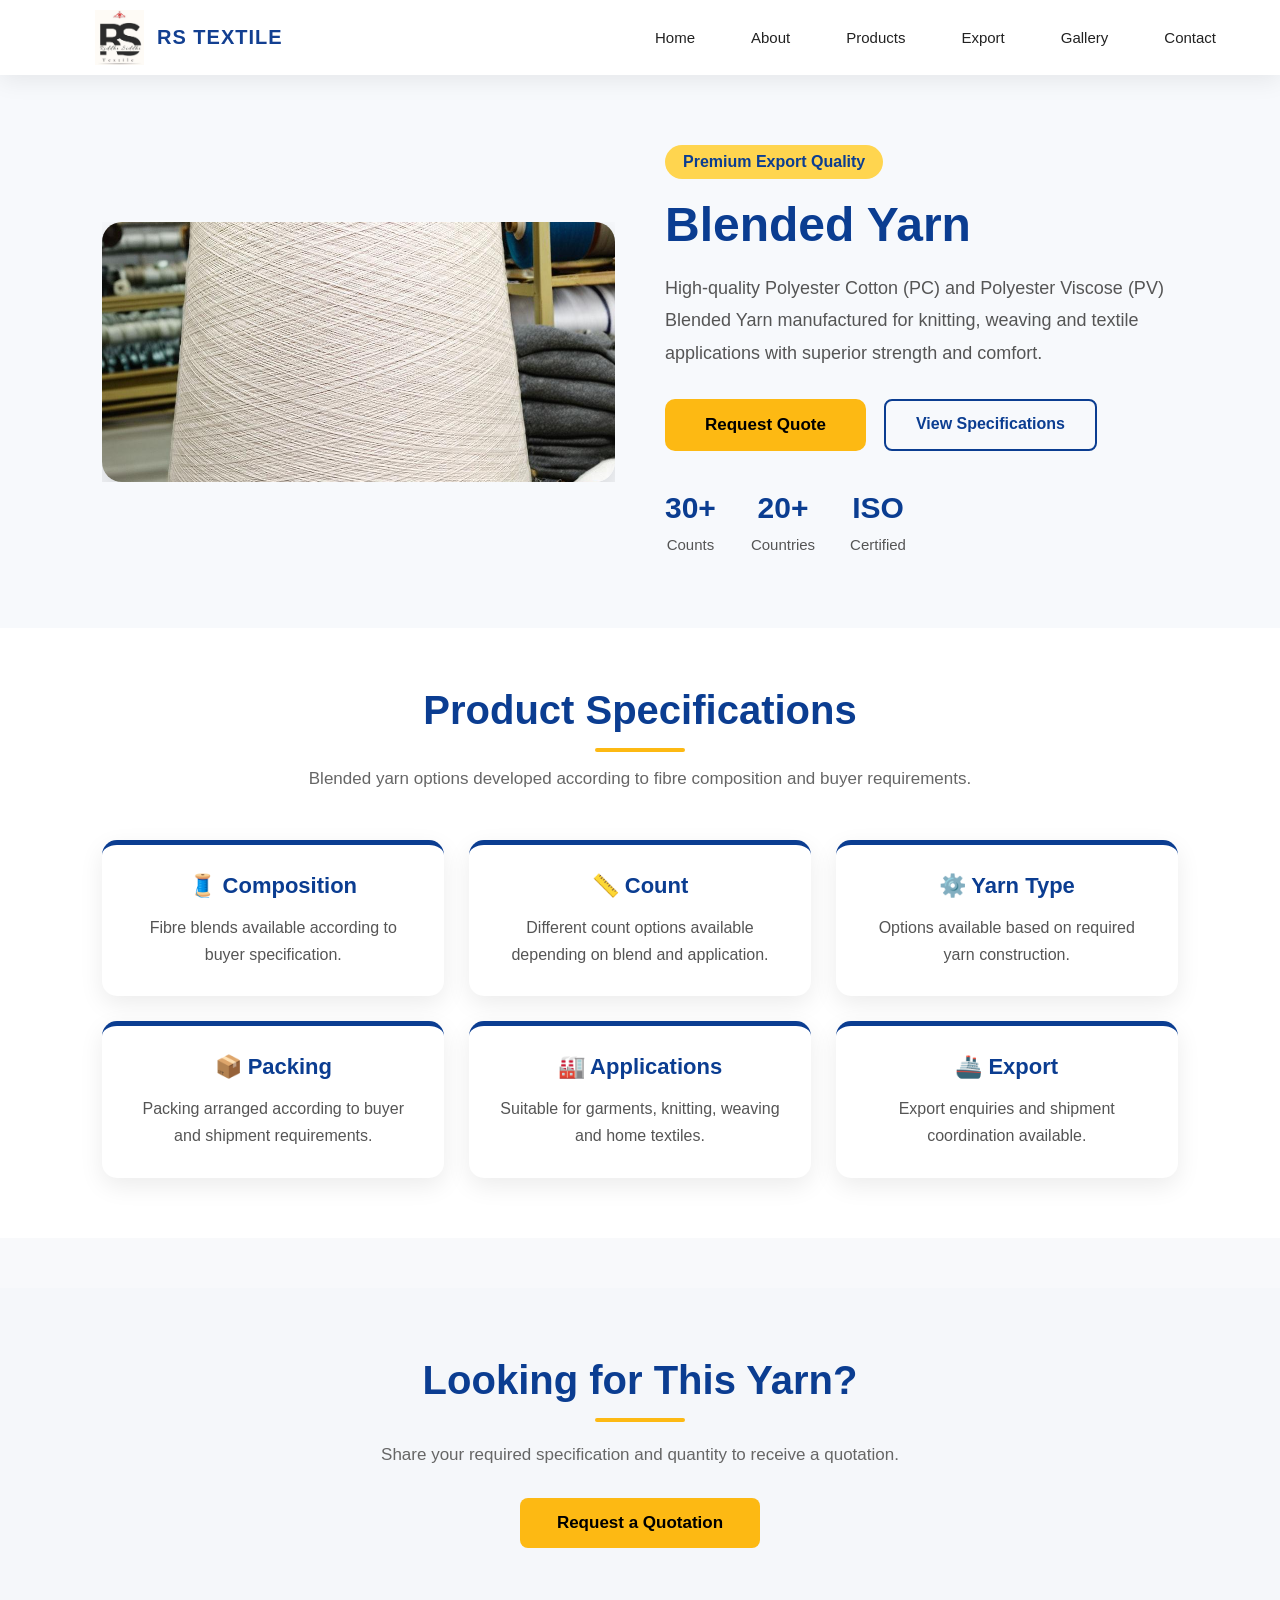
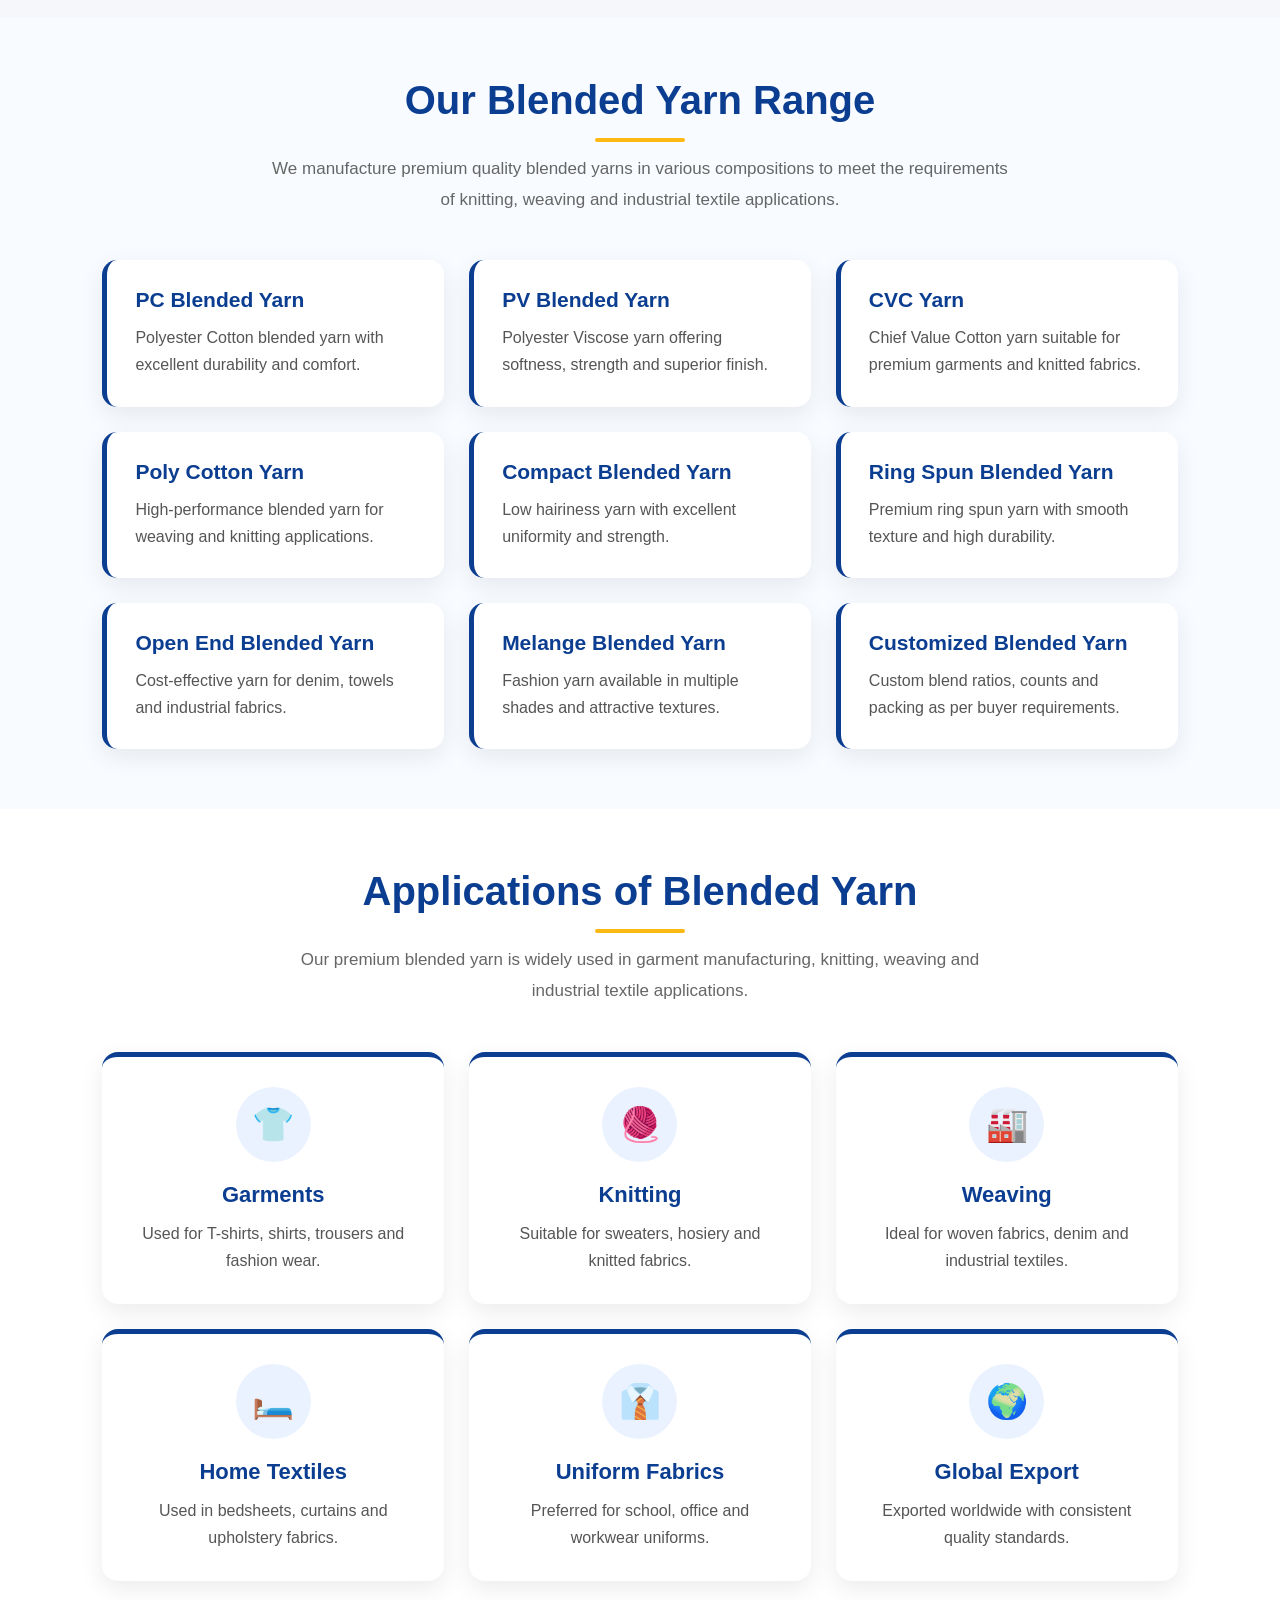
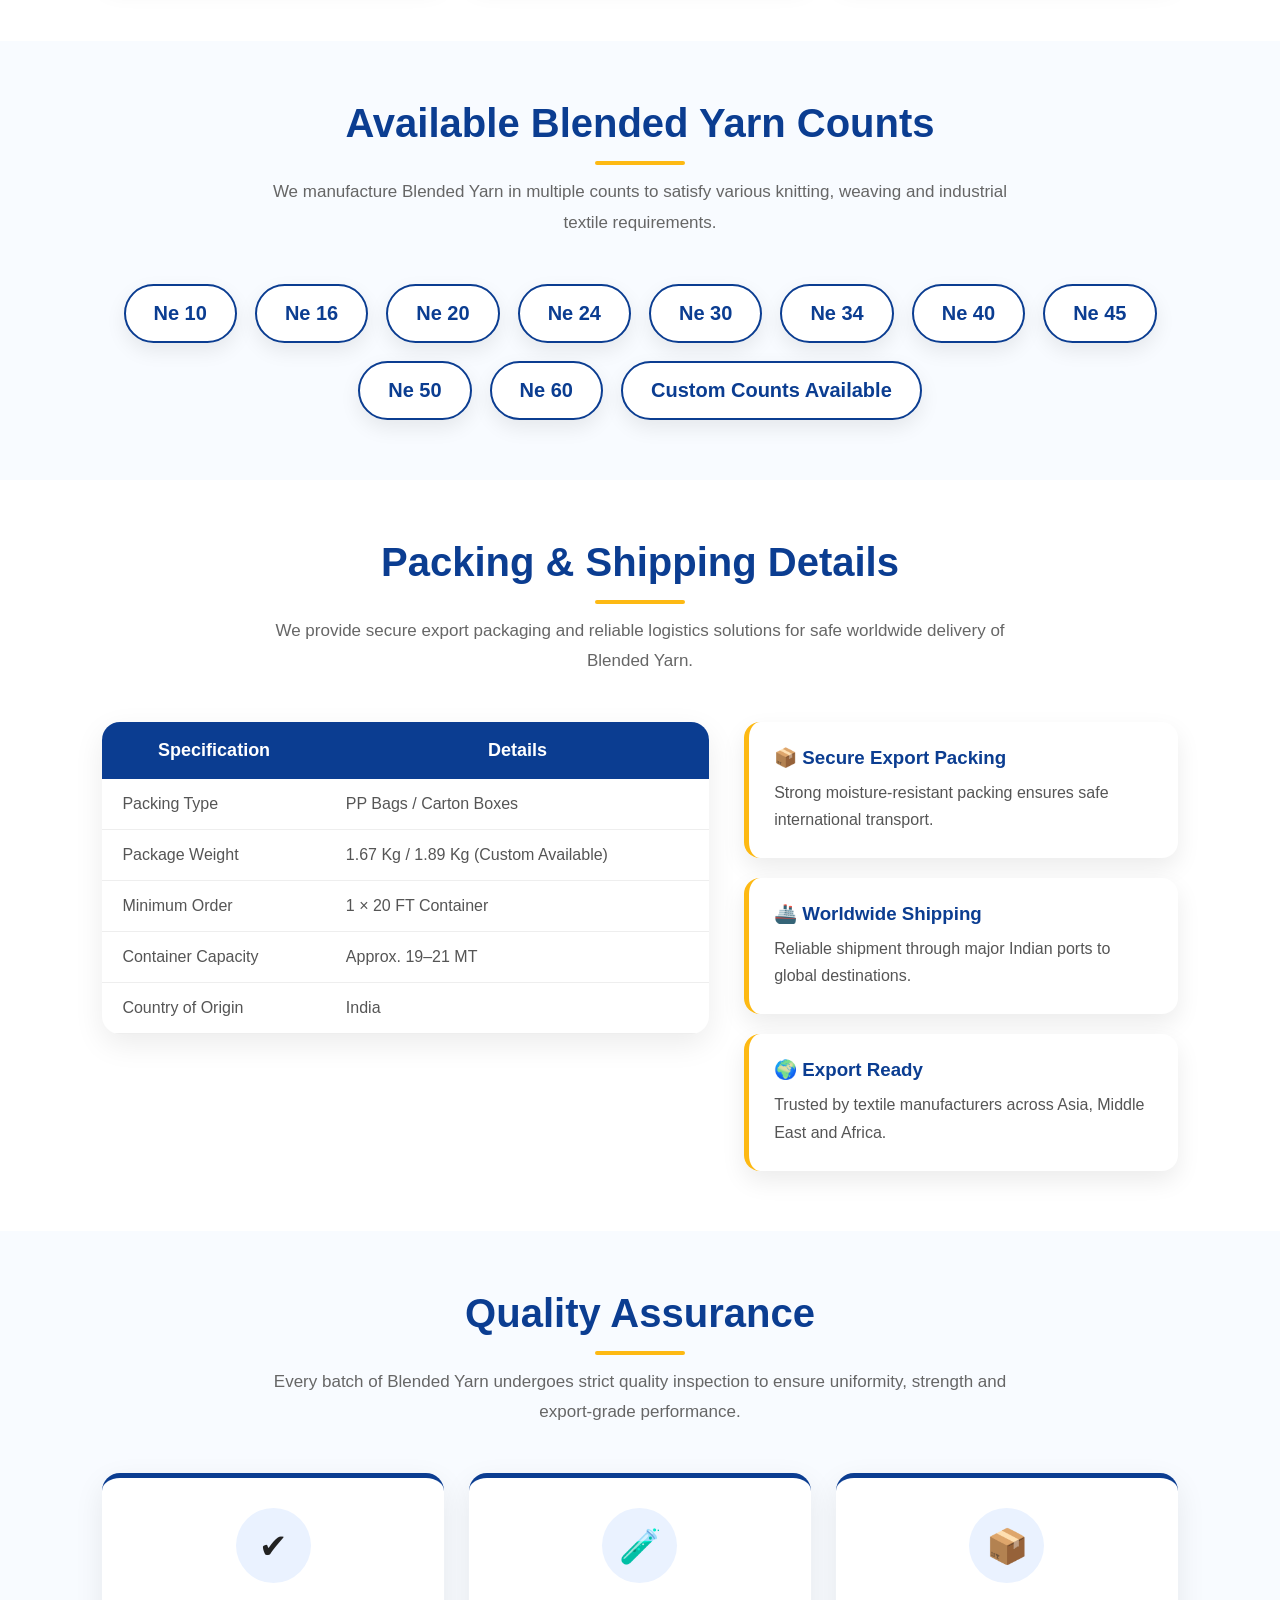
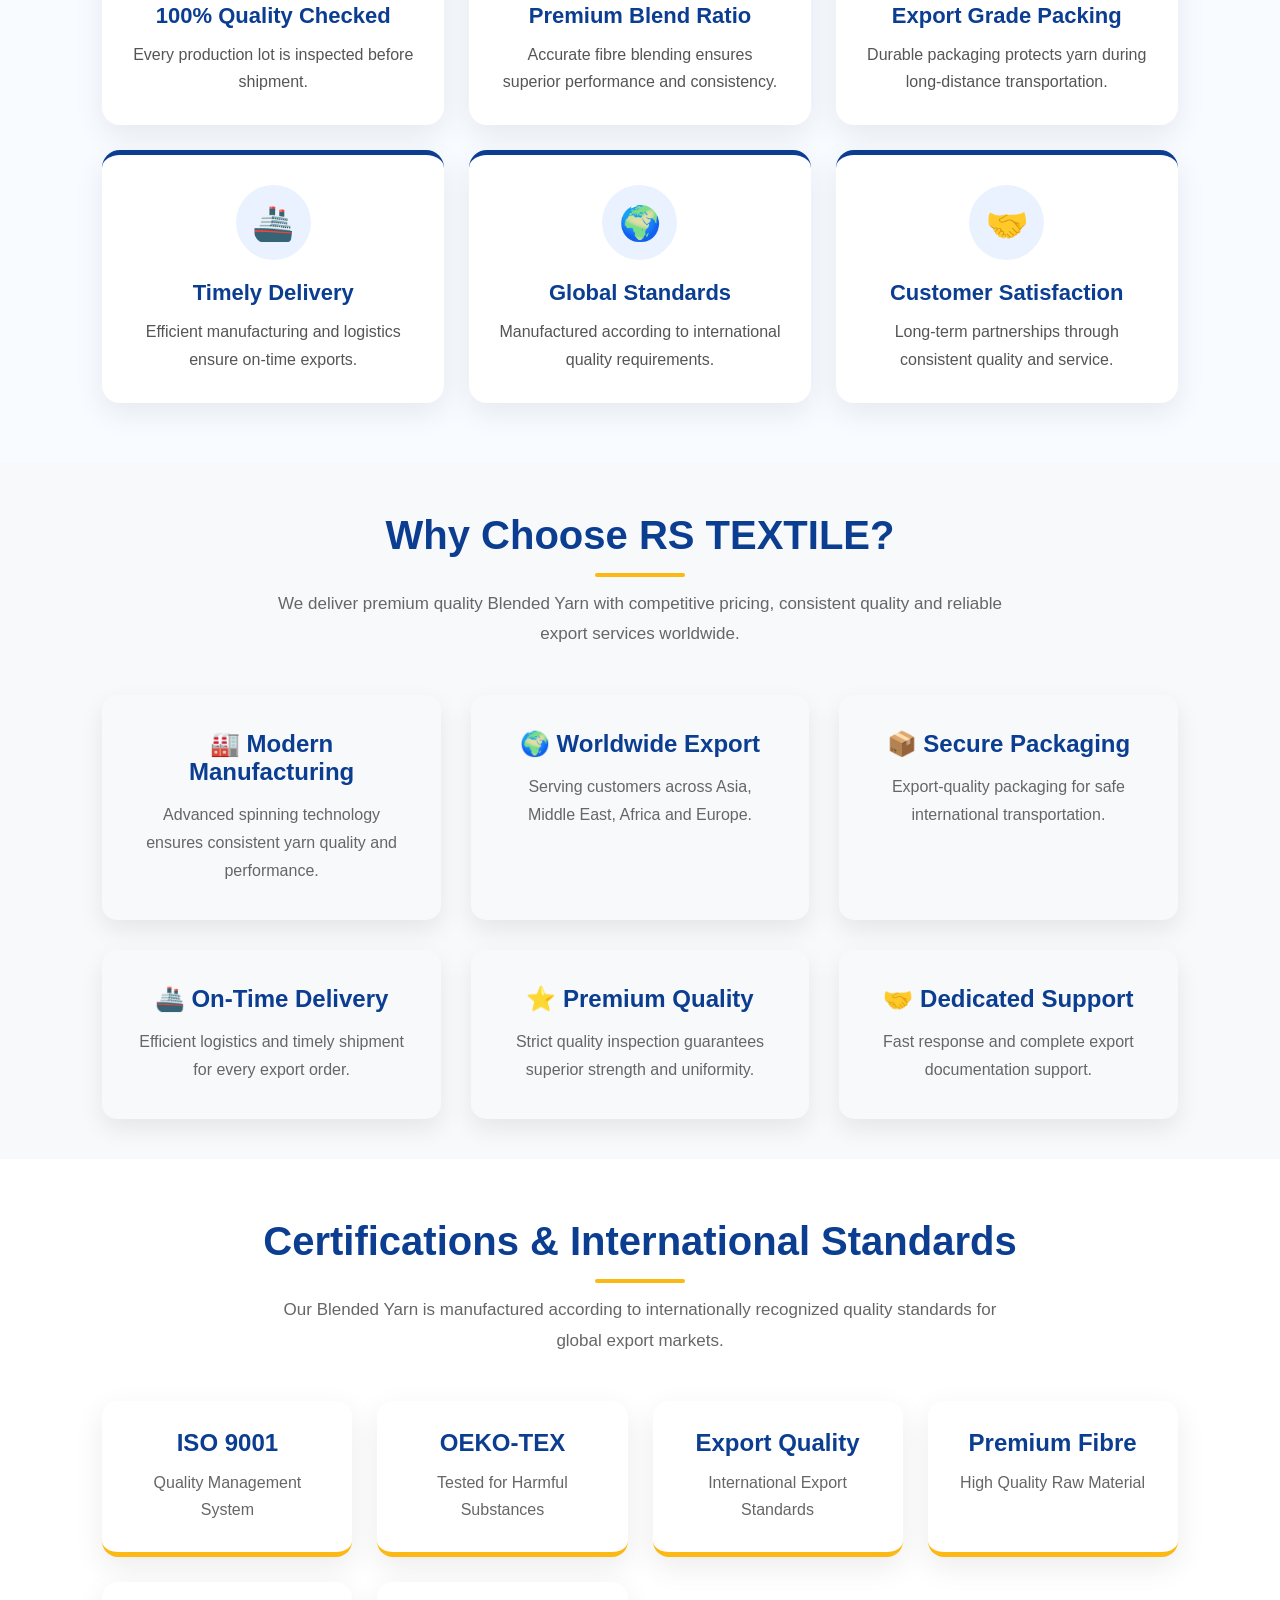
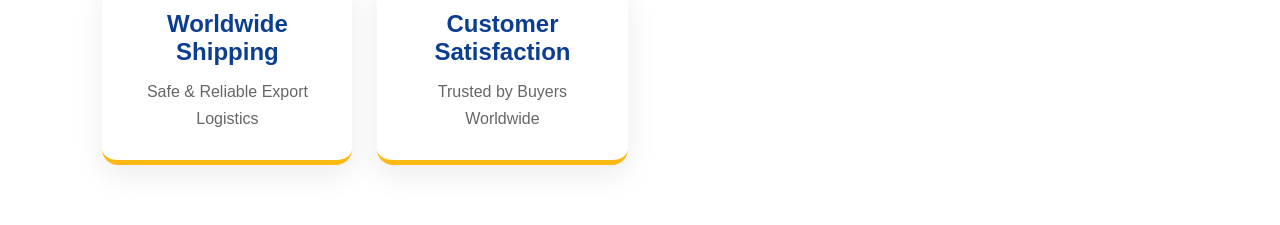
<file: RS-TEXTILE/blended-yarn.html>
<!DOCTYPE html>
<html>

<head>

          <meta charset="UTF-8">

          <meta name="viewport" content="width=device-width, initial-scale=1.0">

          <title>Blended Yarn | Blended Yarn Supplier & Exporter | RS Textile</title>

          <meta name="description"
                    content="Blended yarn sourcing and export solutions based on fibre composition, yarn count and buyer requirements.">

          <link rel="stylesheet" href="style.css">

          <link rel="icon" href="images/RS-TEXTILE_LOGO.jpeg">

</head>

<body>
          <!-- <nav class="navbar">

                    <div class="logo">
                              <a href="index.html">
                                        <img src="images/RS-TEXTILE_LOGO.jpeg" alt="RS Textile">
                                        <span>RS TEXTILE</span>
                              </a>
                    </div>

                    <button class="menu-toggle" id="menuToggle"
                              onclick="document.getElementById('navMenu').classList.toggle('active')">
                              ☰
                    </button>

                    <div class="nav-menu" id="navMenu">

                              <a href="index.html">Home</a>

                              <a href="about.html">About</a>

                              <div class="dropdown">
                                        <a href="products.html">Products ▼</a>

                                        <div class="dropdown-content">
                                                  <a href="cotton-yarn.html">100% Cotton Yarn</a>
                                                  <a href="polyester-yarn.html">Polyester Yarn</a>
                                                  <a href="blended-yarn.html">Blended Yarn</a>
                                                  <a href="dyed-yarn.html">Dyed Yarn</a>
                                                  <a href="organic-yarn.html">Organic Cotton Yarn</a>
                                                  <a href="fancy-yarn.html">Fancy Yarn</a>
                                        </div>
                              </div>

                              <a href="export.html">Export</a>

                              <a href="gallery.html">Gallery</a>

                              <a href="contact.html">Contact</a>

                    </div>

          </nav> -->


          <nav class="navbar">

                    <div class="logo">
                              <a href="index.html">
                                        <img src="images/RS-TEXTILE_LOGO.jpeg" alt="RS Textile">
                                        <span>RS TEXTILE</span>
                              </a>
                    </div>

                    <div class="nav-menu">
                              <a href="index.html">Home</a>
                              <a href="about.html">About</a>
                              <a href="products.html">Products</a>
                              <a href="export.html">Export</a>
                              <a href="gallery.html">Gallery</a>
                              <a href="contact.html">Contact</a>
                    </div>

          </nav>


          <section class="product-hero">

                    <div class="product-image">

                              <img src="images/blended-yarn.jfif" alt="Blended Yarn">

                    </div>

                    <div class="product-info">

                              <span class="product-tag">

                                        Premium Export Quality

                              </span>

                              <h1>Blended Yarn</h1>

                              <p>

                                        High-quality Polyester Cotton (PC) and Polyester Viscose (PV)
                                        Blended Yarn manufactured for knitting, weaving and textile
                                        applications with superior strength and comfort.

                              </p>

                              <div class="hero-buttons">

                                        <a href="contact.html" class="btn">

                                                  Request Quote

                                        </a>

                                        <a href="#specification" class="btn-outline">

                                                  View Specifications

                                        </a>

                              </div>

                              <div class="hero-stats">

                                        <div>

                                                  <h3>30+</h3>

                                                  <p>Counts</p>

                                        </div>

                                        <div>

                                                  <h3>20+</h3>

                                                  <p>Countries</p>

                                        </div>

                                        <div>

                                                  <h3>ISO</h3>

                                                  <p>Certified</p>

                                        </div>

                              </div>

                    </div>

          </section>

          <section class="specification" id="specification">

                    <div class="section-title">

                              <h2>Product Specifications</h2>

                              <p>
                                        Blended yarn options developed according
                                        to fibre composition and buyer requirements.
                              </p>

                    </div>

                    <div class="spec-grid">

                              <div class="spec-card">
                                        <h3>🧵 Composition</h3>
                                        <p>
                                                  Fibre blends available according
                                                  to buyer specification.
                                        </p>
                              </div>

                              <div class="spec-card">
                                        <h3>📏 Count</h3>
                                        <p>
                                                  Different count options available
                                                  depending on blend and application.
                                        </p>
                              </div>

                              <div class="spec-card">
                                        <h3>⚙️ Yarn Type</h3>
                                        <p>
                                                  Options available based on required
                                                  yarn construction.
                                        </p>
                              </div>

                              <div class="spec-card">
                                        <h3>📦 Packing</h3>
                                        <p>
                                                  Packing arranged according to
                                                  buyer and shipment requirements.
                                        </p>
                              </div>

                              <div class="spec-card">
                                        <h3>🏭 Applications</h3>
                                        <p>
                                                  Suitable for garments, knitting,
                                                  weaving and home textiles.
                                        </p>
                              </div>

                              <div class="spec-card">
                                        <h3>🚢 Export</h3>
                                        <p>
                                                  Export enquiries and shipment
                                                  coordination available.
                                        </p>
                              </div>

                    </div>

          </section>

          <section class="product-enquiry">

                    <div class="section-title">

                              <h2>Looking for This Yarn?</h2>

                              <p>
                                        Share your required specification and quantity
                                        to receive a quotation.
                              </p>

                              <a href="contact.html" class="btn">
                                        Request a Quotation
                              </a>

                    </div>

          </section>

          <section class="product-range">

                    <div class="section-title">

                              <h2>Our Blended Yarn Range</h2>

                              <p>

                                        We manufacture premium quality blended yarns
                                        in various compositions to meet the requirements
                                        of knitting, weaving and industrial textile applications.

                              </p>

                    </div>

                    <div class="range-grid">

                              <div class="range-card">

                                        <h3>PC Blended Yarn</h3>

                                        <p>

                                                  Polyester Cotton blended yarn with excellent
                                                  durability and comfort.

                                        </p>

                              </div>

                              <div class="range-card">

                                        <h3>PV Blended Yarn</h3>

                                        <p>

                                                  Polyester Viscose yarn offering softness,
                                                  strength and superior finish.

                                        </p>

                              </div>

                              <div class="range-card">

                                        <h3>CVC Yarn</h3>

                                        <p>

                                                  Chief Value Cotton yarn suitable for
                                                  premium garments and knitted fabrics.

                                        </p>

                              </div>

                              <div class="range-card">

                                        <h3>Poly Cotton Yarn</h3>

                                        <p>

                                                  High-performance blended yarn for
                                                  weaving and knitting applications.

                                        </p>

                              </div>

                              <div class="range-card">

                                        <h3>Compact Blended Yarn</h3>

                                        <p>

                                                  Low hairiness yarn with excellent
                                                  uniformity and strength.

                                        </p>

                              </div>

                              <div class="range-card">

                                        <h3>Ring Spun Blended Yarn</h3>

                                        <p>

                                                  Premium ring spun yarn with smooth
                                                  texture and high durability.

                                        </p>

                              </div>

                              <div class="range-card">

                                        <h3>Open End Blended Yarn</h3>

                                        <p>

                                                  Cost-effective yarn for denim,
                                                  towels and industrial fabrics.

                                        </p>

                              </div>

                              <div class="range-card">

                                        <h3>Melange Blended Yarn</h3>

                                        <p>

                                                  Fashion yarn available in multiple
                                                  shades and attractive textures.

                                        </p>

                              </div>

                              <div class="range-card">

                                        <h3>Customized Blended Yarn</h3>

                                        <p>

                                                  Custom blend ratios, counts and
                                                  packing as per buyer requirements.

                                        </p>

                              </div>

                    </div>

          </section>

          <section class="applications">

                    <div class="section-title">

                              <h2>Applications of Blended Yarn</h2>

                              <p>

                                        Our premium blended yarn is widely used in
                                        garment manufacturing, knitting, weaving and
                                        industrial textile applications.

                              </p>

                    </div>

                    <div class="app-grid">

                              <div class="app-box">

                                        <div class="app-icon">👕</div>

                                        <h3>Garments</h3>

                                        <p>

                                                  Used for T-shirts, shirts,
                                                  trousers and fashion wear.

                                        </p>

                              </div>

                              <div class="app-box">

                                        <div class="app-icon">🧶</div>

                                        <h3>Knitting</h3>

                                        <p>

                                                  Suitable for sweaters,
                                                  hosiery and knitted fabrics.

                                        </p>

                              </div>

                              <div class="app-box">

                                        <div class="app-icon">🏭</div>

                                        <h3>Weaving</h3>

                                        <p>

                                                  Ideal for woven fabrics,
                                                  denim and industrial textiles.

                                        </p>

                              </div>

                              <div class="app-box">

                                        <div class="app-icon">🛏️</div>

                                        <h3>Home Textiles</h3>

                                        <p>

                                                  Used in bedsheets,
                                                  curtains and upholstery fabrics.

                                        </p>

                              </div>

                              <div class="app-box">

                                        <div class="app-icon">👔</div>

                                        <h3>Uniform Fabrics</h3>

                                        <p>

                                                  Preferred for school,
                                                  office and workwear uniforms.

                                        </p>

                              </div>

                              <div class="app-box">

                                        <div class="app-icon">🌍</div>

                                        <h3>Global Export</h3>

                                        <p>

                                                  Exported worldwide with
                                                  consistent quality standards.

                                        </p>

                              </div>

                    </div>

          </section>

          <section class="counts">

                    <div class="section-title">

                              <h2>Available Blended Yarn Counts</h2>

                              <p>

                                        We manufacture Blended Yarn in multiple counts
                                        to satisfy various knitting, weaving and
                                        industrial textile requirements.

                              </p>

                    </div>

                    <div class="count-grid">

                              <div class="count-card">Ne 10</div>

                              <div class="count-card">Ne 16</div>

                              <div class="count-card">Ne 20</div>

                              <div class="count-card">Ne 24</div>

                              <div class="count-card">Ne 30</div>

                              <div class="count-card">Ne 34</div>

                              <div class="count-card">Ne 40</div>

                              <div class="count-card">Ne 45</div>

                              <div class="count-card">Ne 50</div>

                              <div class="count-card">Ne 60</div>

                              <div class="count-card">Custom Counts Available</div>

                    </div>

          </section>

          <section class="packing">

                    <div class="section-title">

                              <h2>Packing & Shipping Details</h2>

                              <p>

                                        We provide secure export packaging and reliable
                                        logistics solutions for safe worldwide delivery
                                        of Blended Yarn.

                              </p>

                    </div>

                    <div class="packing-grid">

                              <div class="packing-table">

                                        <table>

                                                  <tr>

                                                            <th>Specification</th>

                                                            <th>Details</th>

                                                  </tr>

                                                  <tr>

                                                            <td>Packing Type</td>

                                                            <td>PP Bags / Carton Boxes</td>

                                                  </tr>

                                                  <tr>

                                                            <td>Package Weight</td>

                                                            <td>1.67 Kg / 1.89 Kg (Custom Available)</td>

                                                  </tr>

                                                  <tr>

                                                            <td>Minimum Order</td>

                                                            <td>1 × 20 FT Container</td>

                                                  </tr>

                                                  <tr>

                                                            <td>Container Capacity</td>

                                                            <td>Approx. 19–21 MT</td>

                                                  </tr>

                                                  <tr>

                                                            <td>Country of Origin</td>

                                                            <td>India</td>

                                                  </tr>

                                        </table>

                              </div>

                              <div class="packing-info">

                                        <div class="packing-card">

                                                  <h3>📦 Secure Export Packing</h3>

                                                  <p>

                                                            Strong moisture-resistant packing
                                                            ensures safe international transport.

                                                  </p>

                                        </div>

                                        <div class="packing-card">

                                                  <h3>🚢 Worldwide Shipping</h3>

                                                  <p>

                                                            Reliable shipment through major
                                                            Indian ports to global destinations.

                                                  </p>

                                        </div>

                                        <div class="packing-card">

                                                  <h3>🌍 Export Ready</h3>

                                                  <p>

                                                            Trusted by textile manufacturers
                                                            across Asia, Middle East and Africa.

                                                  </p>

                                        </div>

                              </div>

                    </div>

          </section>

          <section class="quality">

                    <div class="section-title">

                              <h2>Quality Assurance</h2>

                              <p>

                                        Every batch of Blended Yarn undergoes strict
                                        quality inspection to ensure uniformity,
                                        strength and export-grade performance.

                              </p>

                    </div>

                    <div class="quality-grid">

                              <div class="quality-card">

                                        <div class="quality-icon">✔</div>

                                        <h3>100% Quality Checked</h3>

                                        <p>

                                                  Every production lot is inspected
                                                  before shipment.

                                        </p>

                              </div>

                              <div class="quality-card">

                                        <div class="quality-icon">🧪</div>

                                        <h3>Premium Blend Ratio</h3>

                                        <p>

                                                  Accurate fibre blending ensures
                                                  superior performance and consistency.

                                        </p>

                              </div>

                              <div class="quality-card">

                                        <div class="quality-icon">📦</div>

                                        <h3>Export Grade Packing</h3>

                                        <p>

                                                  Durable packaging protects yarn
                                                  during long-distance transportation.

                                        </p>

                              </div>

                              <div class="quality-card">

                                        <div class="quality-icon">🚢</div>

                                        <h3>Timely Delivery</h3>

                                        <p>

                                                  Efficient manufacturing and logistics
                                                  ensure on-time exports.

                                        </p>

                              </div>

                              <div class="quality-card">

                                        <div class="quality-icon">🌍</div>

                                        <h3>Global Standards</h3>

                                        <p>

                                                  Manufactured according to international
                                                  quality requirements.

                                        </p>

                              </div>

                              <div class="quality-card">

                                        <div class="quality-icon">🤝</div>

                                        <h3>Customer Satisfaction</h3>

                                        <p>

                                                  Long-term partnerships through
                                                  consistent quality and service.

                                        </p>

                              </div>

                    </div>

          </section>

          <section class="why-us">

                    <div class="section-title">

                              <h2>Why Choose RS TEXTILE?</h2>

                              <p>

                                        We deliver premium quality Blended Yarn with
                                        competitive pricing, consistent quality and
                                        reliable export services worldwide.

                              </p>

                    </div>

                    <div class="why-grid">

                              <div class="why-card">

                                        <h3>🏭 Modern Manufacturing</h3>

                                        <p>

                                                  Advanced spinning technology ensures
                                                  consistent yarn quality and performance.

                                        </p>

                              </div>

                              <div class="why-card">

                                        <h3>🌍 Worldwide Export</h3>

                                        <p>

                                                  Serving customers across Asia,
                                                  Middle East, Africa and Europe.

                                        </p>

                              </div>

                              <div class="why-card">

                                        <h3>📦 Secure Packaging</h3>

                                        <p>

                                                  Export-quality packaging for safe
                                                  international transportation.

                                        </p>

                              </div>

                              <div class="why-card">

                                        <h3>🚢 On-Time Delivery</h3>

                                        <p>

                                                  Efficient logistics and timely shipment
                                                  for every export order.

                                        </p>

                              </div>

                              <div class="why-card">

                                        <h3>⭐ Premium Quality</h3>

                                        <p>

                                                  Strict quality inspection guarantees
                                                  superior strength and uniformity.

                                        </p>

                              </div>

                              <div class="why-card">

                                        <h3>🤝 Dedicated Support</h3>

                                        <p>

                                                  Fast response and complete export
                                                  documentation support.

                                        </p>

                              </div>

                    </div>

          </section>

          <section class="certifications">

                    <div class="section-title">

                              <h2>Certifications & International Standards</h2>

                              <p>

                                        Our Blended Yarn is manufactured according to
                                        internationally recognized quality standards
                                        for global export markets.

                              </p>

                    </div>

                    <div class="certificate-grid">

                              <div class="certificate-card">

                                        <h3>ISO 9001</h3>

                                        <p>Quality Management System</p>

                              </div>

                              <div class="certificate-card">

                                        <h3>OEKO-TEX</h3>

                                        <p>Tested for Harmful Substances</p>

                              </div>

                              <div class="certificate-card">

                                        <h3>Export Quality</h3>

                                        <p>International Export Standards</p>

                              </div>

                              <div class="certificate-card">

                                        <h3>Premium Fibre</h3>

                                        <p>High Quality Raw Material</p>

                              </div>

                              <div class="certificate-card">

                                        <h3>Worldwide Shipping</h3>

                                        <p>Safe & Reliable Export Logistics</p>

                              </div>

                              <div class="certificate-card">

                                        <h3>Customer Satisfaction</h3>

                                        <p>Trusted by Buyers Worldwide</p>

                              </div>

                    </div>

          </section>

          <script>

                    document.addEventListener("DOMContentLoaded", function () {

                              const menuToggle = document.getElementById("menuToggle");
                              const navMenu = document.getElementById("navMenu");

                              if (menuToggle && navMenu) {

                                        menuToggle.addEventListener("click", function () {

                                                  navMenu.classList.toggle("active");

                                        });

                                        const navLinks = navMenu.querySelectorAll("a");

                                        navLinks.forEach(function (link) {

                                                  link.addEventListener("click", function () {
                                                            navMenu.classList.remove("active");
                                                  });

                                        });

                              }

                    });

          </script>


</body>

</html>
</file>
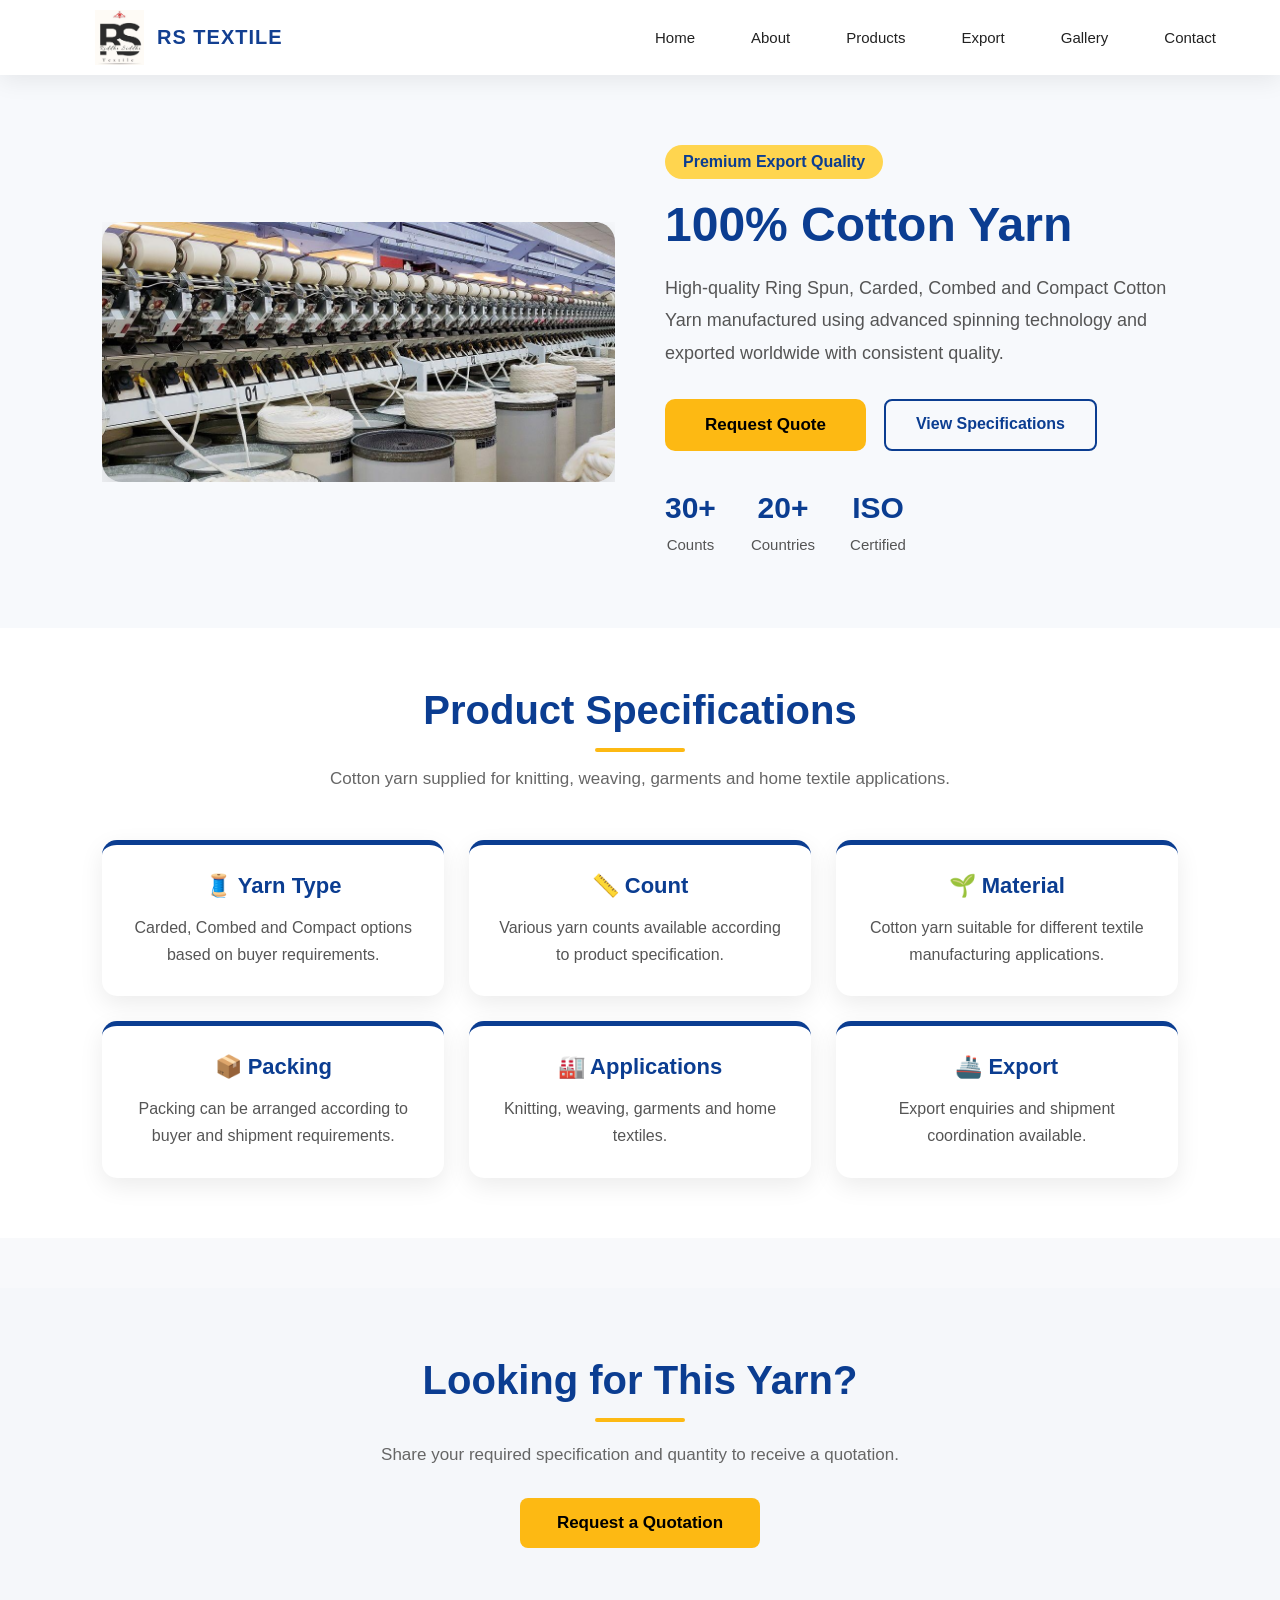
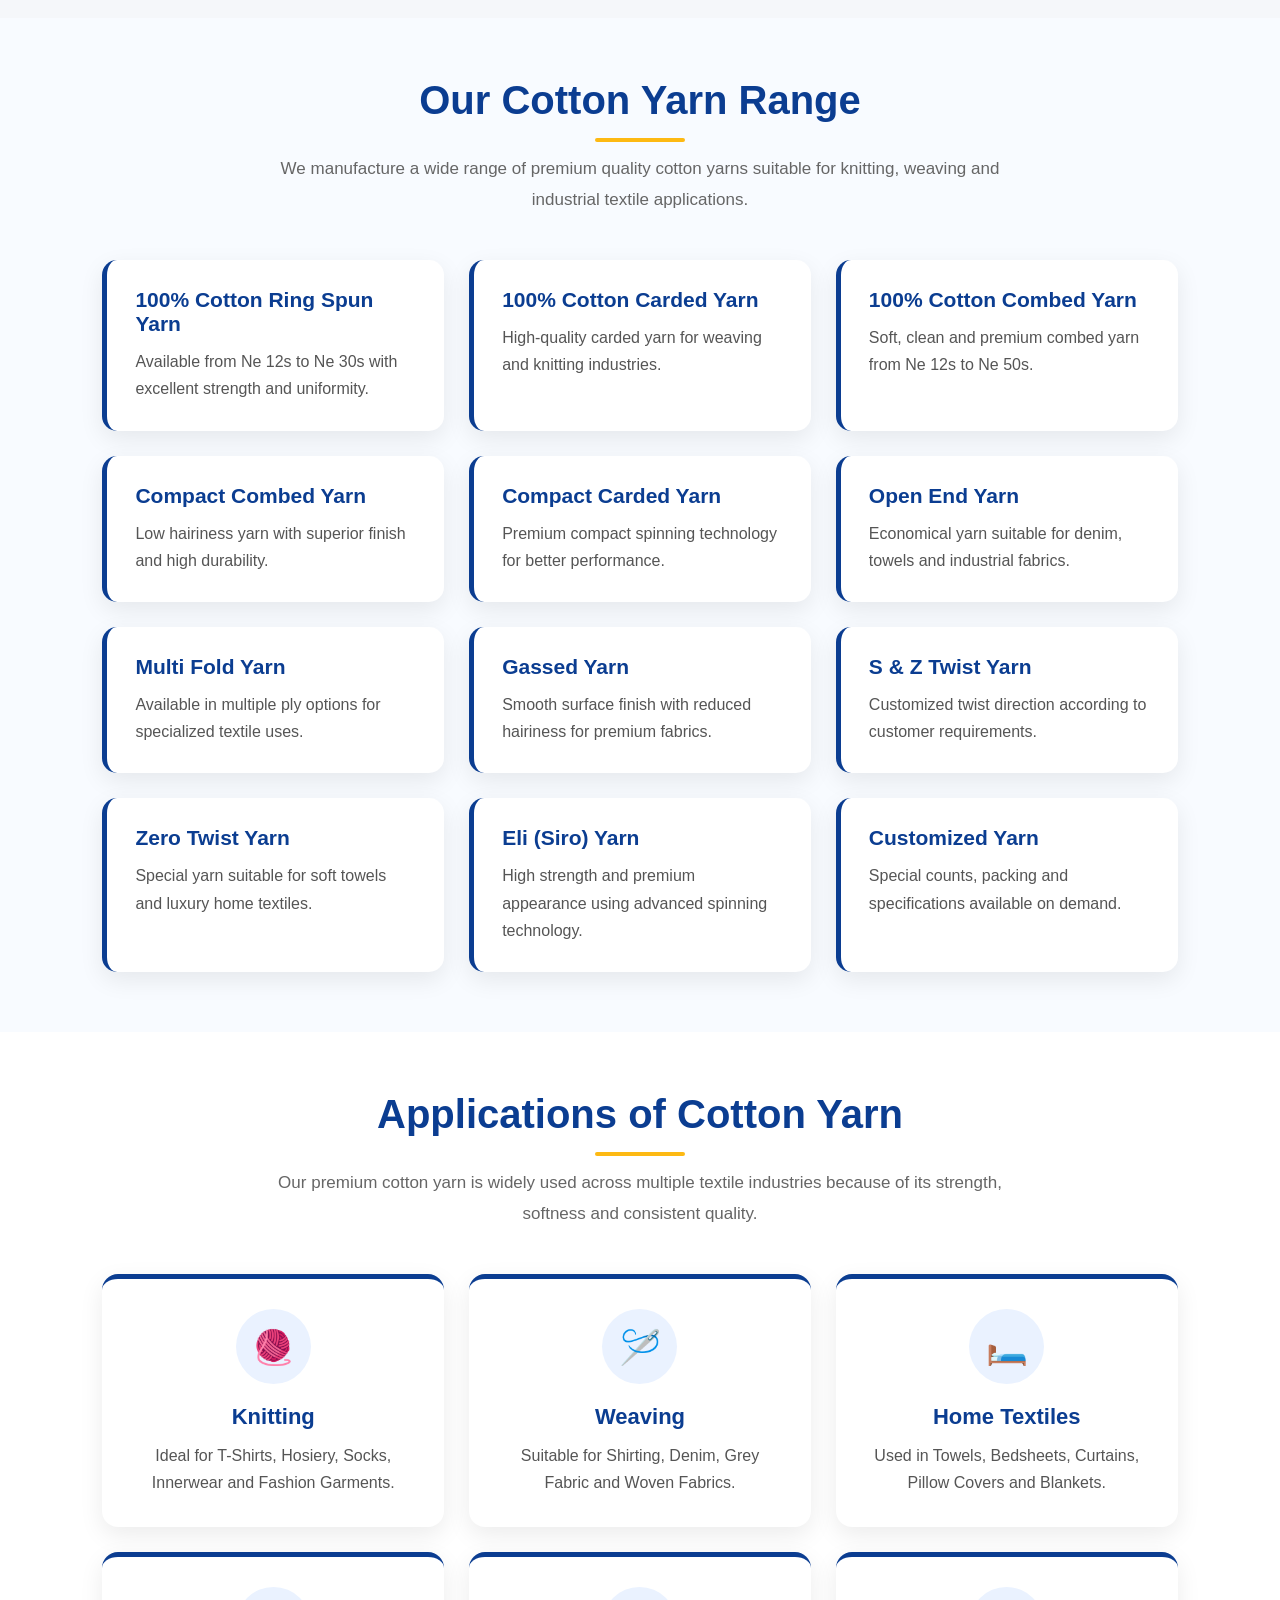
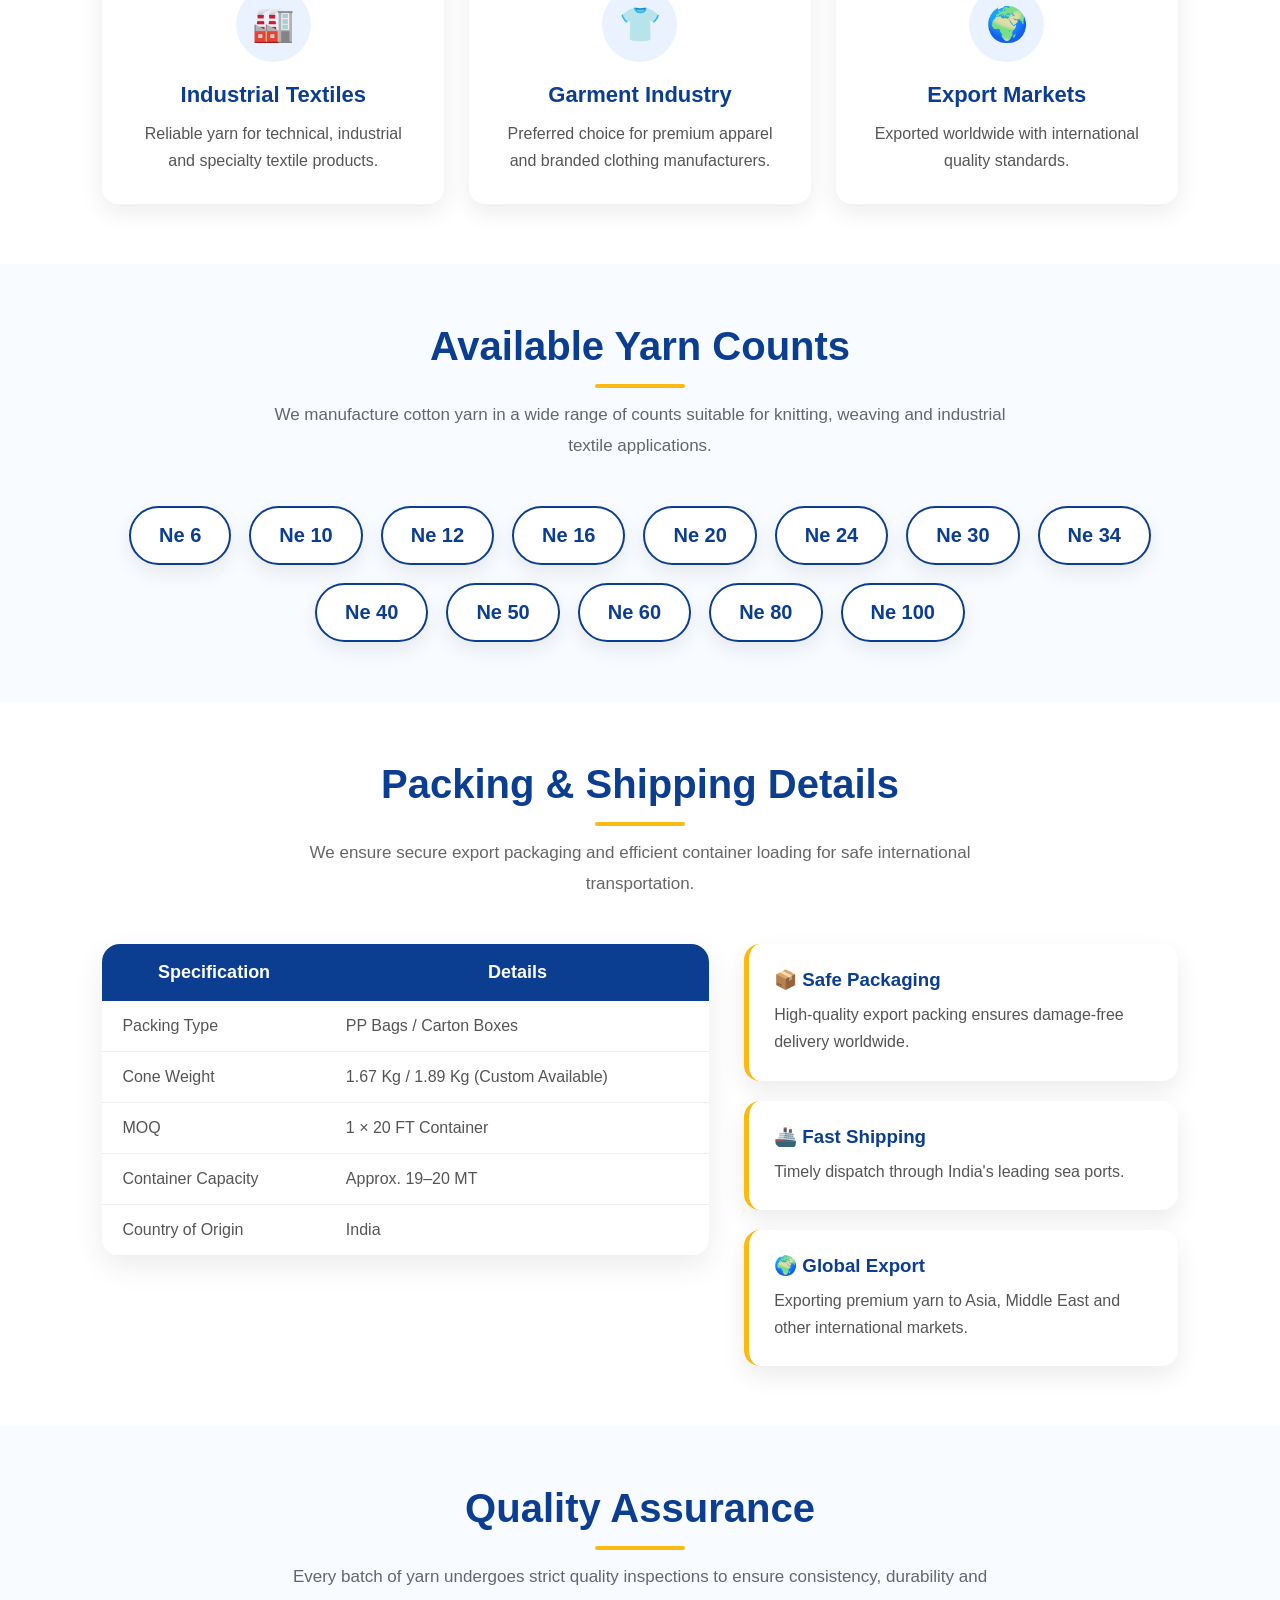
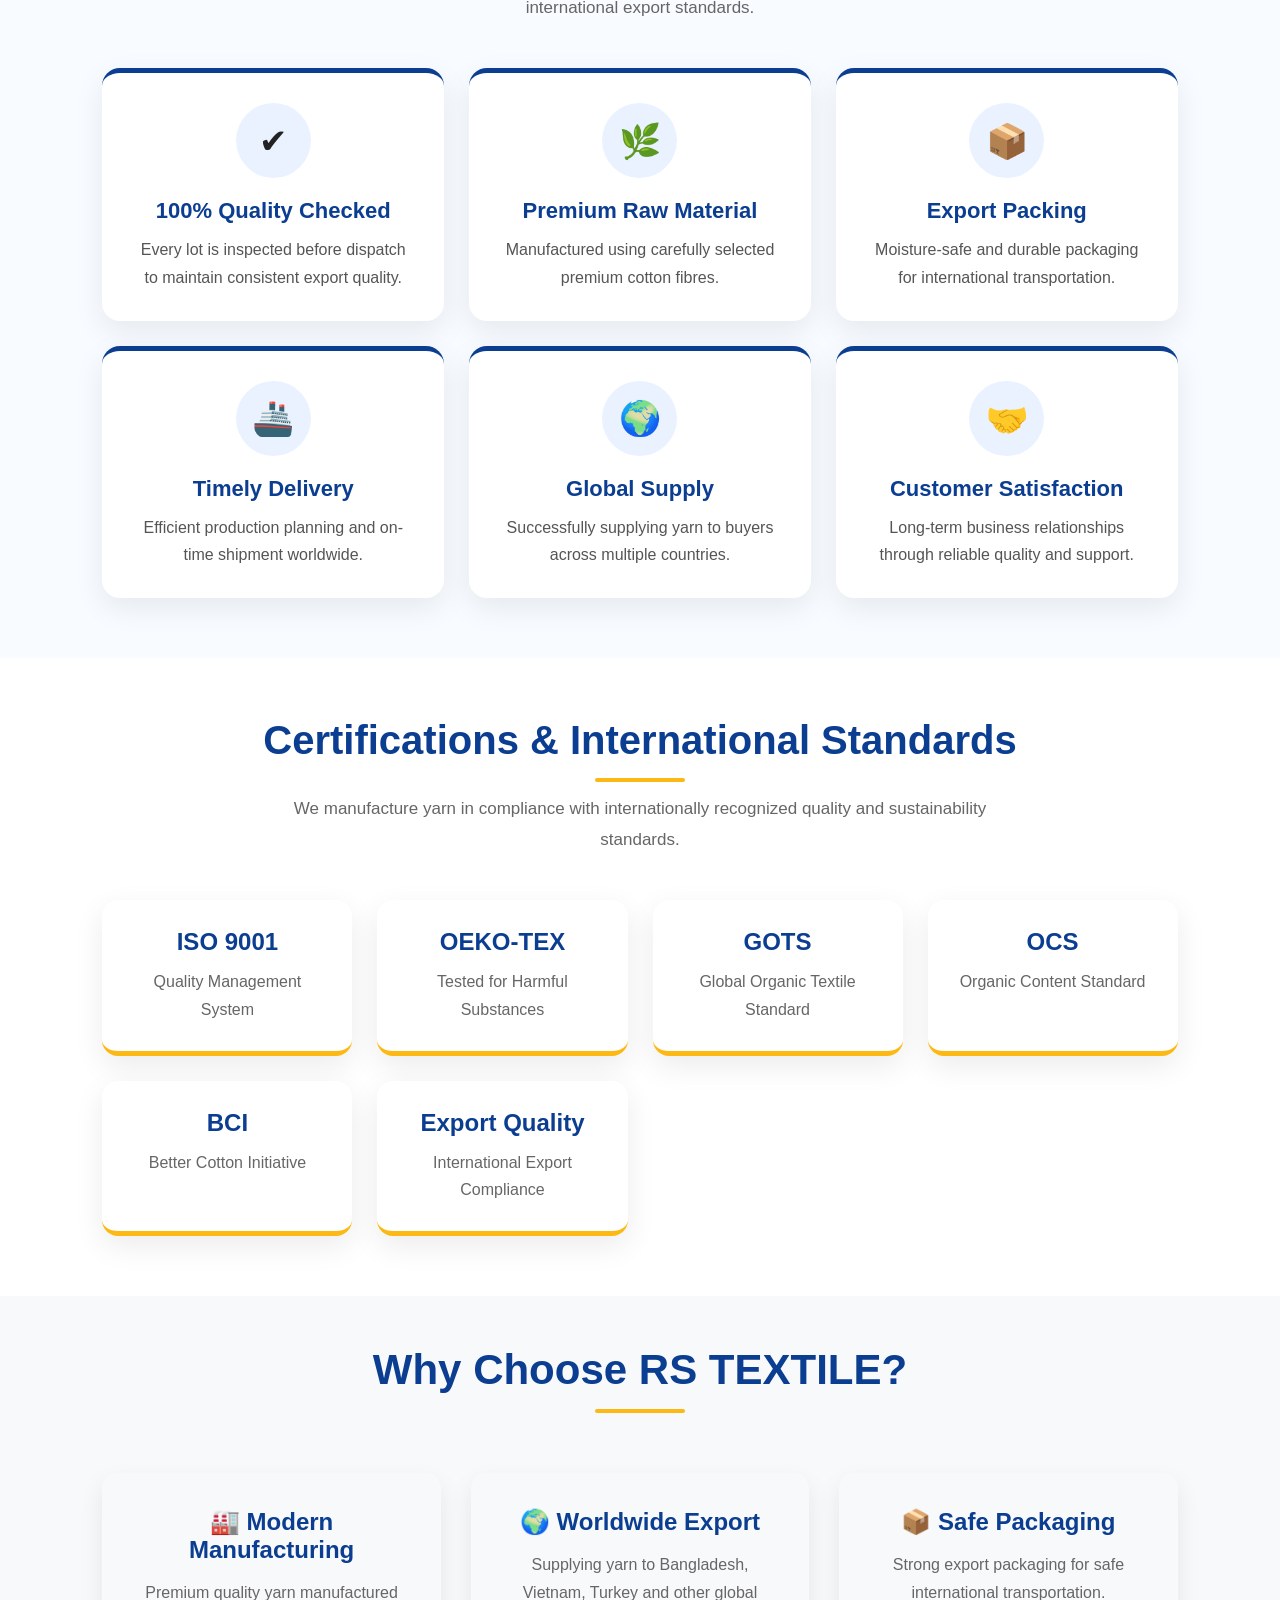
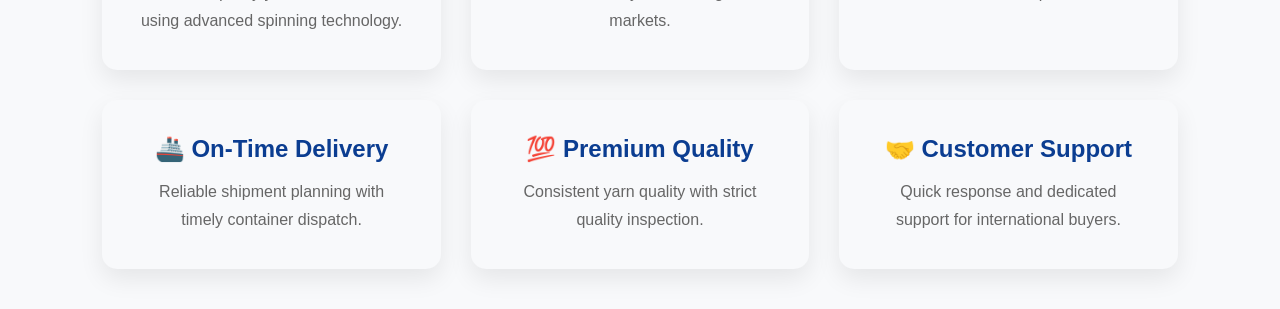
<file: RS-TEXTILE/cotton-yarn.html>
<!DOCTYPE html>
<html>

<head>

          <meta charset="UTF-8">

          <meta name="viewport" content="width=device-width, initial-scale=1.0">

          <title>Cotton Yarn | Cotton Yarn Exporter & Supplier | RS Textile</title>

          <meta name="description"
                    content="Cotton yarn sourcing and export solutions for knitting, weaving, garments and home textile applications.">

          <link rel="stylesheet" href="style.css">

          <link rel="icon" href="images/RS-TEXTILE_LOGO.jpeg">

          <title>Cotton Yarn | RS Textile</title>
          <meta name="description"
                    content="Cotton yarn sourcing and export solutions for international textile buyers.">

</head>

<body>
          <!-- <nav class="navbar">

                    <div class="logo">
                              <a href="index.html">
                                        <img src="images/RS-TEXTILE_LOGO.jpeg" alt="RS Textile">
                                        <span>RS TEXTILE</span>
                              </a>
                    </div>

                    <button class="menu-toggle" id="menuToggle"
                              onclick="document.getElementById('navMenu').classList.toggle('active')">
                              ☰
                    </button>

                    <div class="nav-menu" id="navMenu">

                              <a href="index.html">Home</a>

                              <a href="about.html">About</a>

                              <div class="dropdown">
                                        <a href="products.html">Products ▼</a>

                                        <div class="dropdown-content">
                                                  <a href="cotton-yarn.html">100% Cotton Yarn</a>
                                                  <a href="polyester-yarn.html">Polyester Yarn</a>
                                                  <a href="blended-yarn.html">Blended Yarn</a>
                                                  <a href="dyed-yarn.html">Dyed Yarn</a>
                                                  <a href="organic-yarn.html">Organic Cotton Yarn</a>
                                                  <a href="fancy-yarn.html">Fancy Yarn</a>
                                        </div>
                              </div>

                              <a href="export.html">Export</a>

                              <a href="gallery.html">Gallery</a>

                              <a href="contact.html">Contact</a>

                    </div>

          </nav> -->

          <nav class="navbar">

                    <div class="logo">
                              <a href="index.html">
                                        <img src="images/RS-TEXTILE_LOGO.jpeg" alt="RS Textile">
                                        <span>RS TEXTILE</span>
                              </a>
                    </div>

                    <div class="nav-menu">
                              <a href="index.html">Home</a>
                              <a href="about.html">About</a>
                              <a href="products.html">Products</a>
                              <a href="export.html">Export</a>
                              <a href="gallery.html">Gallery</a>
                              <a href="contact.html">Contact</a>
                    </div>

          </nav>

          <section class="product-hero">

                    <div class="product-image">

                              <img src="images/cotton-yarn.jfif" alt="Cotton Yarn">

                    </div>

                    <div class="product-info">

                              <span class="product-tag">
                                        Premium Export Quality
                              </span>

                              <h1>100% Cotton Yarn</h1>

                              <p>
                                        High-quality Ring Spun, Carded, Combed and Compact Cotton Yarn
                                        manufactured using advanced spinning technology and exported
                                        worldwide with consistent quality.
                              </p>

                              <div class="hero-buttons">

                                        <a href="contact.html" class="btn">
                                                  Request Quote
                                        </a>

                                        <a href="#specification" class="btn-outline">
                                                  View Specifications
                                        </a>

                              </div>

                              <div class="hero-stats">

                                        <div>
                                                  <h3>30+</h3>
                                                  <p>Counts</p>
                                        </div>

                                        <div>
                                                  <h3>20+</h3>
                                                  <p>Countries</p>
                                        </div>

                                        <div>
                                                  <h3>ISO</h3>
                                                  <p>Certified</p>
                                        </div>

                              </div>

                    </div>

          </section>

          <section class="specification" id="specification">

                    <div class="section-title">

                              <h2>Product Specifications</h2>

                              <p>
                                        Cotton yarn supplied for knitting, weaving,
                                        garments and home textile applications.
                              </p>

                    </div>

                    <div class="spec-grid">

                              <div class="spec-card">
                                        <h3>🧵 Yarn Type</h3>
                                        <p>
                                                  Carded, Combed and Compact options
                                                  based on buyer requirements.
                                        </p>
                              </div>

                              <div class="spec-card">
                                        <h3>📏 Count</h3>
                                        <p>
                                                  Various yarn counts available
                                                  according to product specification.
                                        </p>
                              </div>

                              <div class="spec-card">
                                        <h3>🌱 Material</h3>
                                        <p>
                                                  Cotton yarn suitable for different
                                                  textile manufacturing applications.
                                        </p>
                              </div>

                              <div class="spec-card">
                                        <h3>📦 Packing</h3>
                                        <p>
                                                  Packing can be arranged according
                                                  to buyer and shipment requirements.
                                        </p>
                              </div>

                              <div class="spec-card">
                                        <h3>🏭 Applications</h3>
                                        <p>
                                                  Knitting, weaving, garments and
                                                  home textiles.
                                        </p>
                              </div>

                              <div class="spec-card">
                                        <h3>🚢 Export</h3>
                                        <p>
                                                  Export enquiries and shipment
                                                  coordination available.
                                        </p>
                              </div>

                    </div>

          </section>

          <section class="product-enquiry">

                    <div class="section-title">

                              <h2>Looking for This Yarn?</h2>

                              <p>
                                        Share your required specification and quantity
                                        to receive a quotation.
                              </p>

                              <a href="contact.html" class="btn">
                                        Request a Quotation
                              </a>

                    </div>

          </section>

          <section class="product-range">

                    <div class="section-title">

                              <h2>Our Cotton Yarn Range</h2>

                              <p>
                                        We manufacture a wide range of premium quality cotton
                                        yarns suitable for knitting, weaving and industrial
                                        textile applications.
                              </p>

                    </div>

                    <div class="range-grid">

                              <div class="range-card">
                                        <h3>100% Cotton Ring Spun Yarn</h3>
                                        <p>Available from Ne 12s to Ne 30s with excellent strength and uniformity.</p>
                              </div>

                              <div class="range-card">
                                        <h3>100% Cotton Carded Yarn</h3>
                                        <p>High-quality carded yarn for weaving and knitting industries.</p>
                              </div>

                              <div class="range-card">
                                        <h3>100% Cotton Combed Yarn</h3>
                                        <p>Soft, clean and premium combed yarn from Ne 12s to Ne 50s.</p>
                              </div>

                              <div class="range-card">
                                        <h3>Compact Combed Yarn</h3>
                                        <p>Low hairiness yarn with superior finish and high durability.</p>
                              </div>

                              <div class="range-card">
                                        <h3>Compact Carded Yarn</h3>
                                        <p>Premium compact spinning technology for better performance.</p>
                              </div>

                              <div class="range-card">
                                        <h3>Open End Yarn</h3>
                                        <p>Economical yarn suitable for denim, towels and industrial fabrics.</p>
                              </div>

                              <div class="range-card">
                                        <h3>Multi Fold Yarn</h3>
                                        <p>Available in multiple ply options for specialized textile uses.</p>
                              </div>

                              <div class="range-card">
                                        <h3>Gassed Yarn</h3>
                                        <p>Smooth surface finish with reduced hairiness for premium fabrics.</p>
                              </div>

                              <div class="range-card">
                                        <h3>S & Z Twist Yarn</h3>
                                        <p>Customized twist direction according to customer requirements.</p>
                              </div>

                              <div class="range-card">
                                        <h3>Zero Twist Yarn</h3>
                                        <p>Special yarn suitable for soft towels and luxury home textiles.</p>
                              </div>

                              <div class="range-card">
                                        <h3>Eli (Siro) Yarn</h3>
                                        <p>High strength and premium appearance using advanced spinning technology.</p>
                              </div>

                              <div class="range-card">
                                        <h3>Customized Yarn</h3>
                                        <p>Special counts, packing and specifications available on demand.</p>
                              </div>

                    </div>

          </section>

          <section class="applications">

                    <div class="section-title">

                              <h2>Applications of Cotton Yarn</h2>

                              <p>
                                        Our premium cotton yarn is widely used across multiple
                                        textile industries because of its strength, softness
                                        and consistent quality.
                              </p>

                    </div>

                    <div class="app-grid">

                              <div class="app-box">

                                        <div class="app-icon">🧶</div>

                                        <h3>Knitting</h3>

                                        <p>
                                                  Ideal for T-Shirts, Hosiery, Socks,
                                                  Innerwear and Fashion Garments.
                                        </p>

                              </div>

                              <div class="app-box">

                                        <div class="app-icon">🪡</div>

                                        <h3>Weaving</h3>

                                        <p>
                                                  Suitable for Shirting, Denim,
                                                  Grey Fabric and Woven Fabrics.
                                        </p>

                              </div>

                              <div class="app-box">

                                        <div class="app-icon">🛏️</div>

                                        <h3>Home Textiles</h3>

                                        <p>
                                                  Used in Towels, Bedsheets,
                                                  Curtains, Pillow Covers and Blankets.
                                        </p>

                              </div>

                              <div class="app-box">

                                        <div class="app-icon">🏭</div>

                                        <h3>Industrial Textiles</h3>

                                        <p>
                                                  Reliable yarn for technical,
                                                  industrial and specialty textile products.
                                        </p>

                              </div>

                              <div class="app-box">

                                        <div class="app-icon">👕</div>

                                        <h3>Garment Industry</h3>

                                        <p>
                                                  Preferred choice for premium
                                                  apparel and branded clothing manufacturers.
                                        </p>

                              </div>

                              <div class="app-box">

                                        <div class="app-icon">🌍</div>

                                        <h3>Export Markets</h3>

                                        <p>
                                                  Exported worldwide with
                                                  international quality standards.
                                        </p>

                              </div>

                    </div>

          </section>

          <section class="counts">

                    <div class="section-title">

                              <h2>Available Yarn Counts</h2>

                              <p>

                                        We manufacture cotton yarn in a wide range of counts
                                        suitable for knitting, weaving and industrial textile applications.

                              </p>

                    </div>

                    <div class="count-grid">

                              <div class="count-card">Ne 6</div>
                              <div class="count-card">Ne 10</div>
                              <div class="count-card">Ne 12</div>
                              <div class="count-card">Ne 16</div>
                              <div class="count-card">Ne 20</div>
                              <div class="count-card">Ne 24</div>
                              <div class="count-card">Ne 30</div>
                              <div class="count-card">Ne 34</div>
                              <div class="count-card">Ne 40</div>
                              <div class="count-card">Ne 50</div>
                              <div class="count-card">Ne 60</div>
                              <div class="count-card">Ne 80</div>
                              <div class="count-card">Ne 100</div>

                    </div>

          </section>

          <section class="packing">

                    <div class="section-title">

                              <h2>Packing & Shipping Details</h2>

                              <p>

                                        We ensure secure export packaging and efficient container loading
                                        for safe international transportation.

                              </p>

                    </div>

                    <div class="packing-grid">

                              <div class="packing-table">

                                        <table>

                                                  <tr>

                                                            <th>Specification</th>

                                                            <th>Details</th>

                                                  </tr>

                                                  <tr>

                                                            <td>Packing Type</td>

                                                            <td>PP Bags / Carton Boxes</td>

                                                  </tr>

                                                  <tr>

                                                            <td>Cone Weight</td>

                                                            <td>1.67 Kg / 1.89 Kg (Custom Available)</td>

                                                  </tr>

                                                  <tr>

                                                            <td>MOQ</td>

                                                            <td>1 × 20 FT Container</td>

                                                  </tr>

                                                  <tr>

                                                            <td>Container Capacity</td>

                                                            <td>Approx. 19–20 MT</td>

                                                  </tr>

                                                  <tr>

                                                            <td>Country of Origin</td>

                                                            <td>India</td>

                                                  </tr>

                                        </table>

                              </div>

                              <div class="packing-info">

                                        <div class="packing-card">

                                                  <h3>📦 Safe Packaging</h3>

                                                  <p>

                                                            High-quality export packing ensures
                                                            damage-free delivery worldwide.

                                                  </p>

                                        </div>

                                        <div class="packing-card">

                                                  <h3>🚢 Fast Shipping</h3>

                                                  <p>

                                                            Timely dispatch through India's
                                                            leading sea ports.

                                                  </p>

                                        </div>

                                        <div class="packing-card">

                                                  <h3>🌍 Global Export</h3>

                                                  <p>

                                                            Exporting premium yarn to Asia,
                                                            Middle East and other international markets.

                                                  </p>

                                        </div>

                              </div>

                    </div>

          </section>

          <section class="quality">

                    <div class="section-title">

                              <h2>Quality Assurance</h2>

                              <p>

                                        Every batch of yarn undergoes strict quality inspections
                                        to ensure consistency, durability and international export standards.

                              </p>

                    </div>

                    <div class="quality-grid">

                              <div class="quality-card">

                                        <div class="quality-icon">✔</div>

                                        <h3>100% Quality Checked</h3>

                                        <p>

                                                  Every lot is inspected before dispatch to maintain
                                                  consistent export quality.

                                        </p>

                              </div>

                              <div class="quality-card">

                                        <div class="quality-icon">🌿</div>

                                        <h3>Premium Raw Material</h3>

                                        <p>

                                                  Manufactured using carefully selected premium
                                                  cotton fibres.

                                        </p>

                              </div>

                              <div class="quality-card">

                                        <div class="quality-icon">📦</div>

                                        <h3>Export Packing</h3>

                                        <p>

                                                  Moisture-safe and durable packaging for
                                                  international transportation.

                                        </p>

                              </div>

                              <div class="quality-card">

                                        <div class="quality-icon">🚢</div>

                                        <h3>Timely Delivery</h3>

                                        <p>

                                                  Efficient production planning and
                                                  on-time shipment worldwide.

                                        </p>

                              </div>

                              <div class="quality-card">

                                        <div class="quality-icon">🌍</div>

                                        <h3>Global Supply</h3>

                                        <p>

                                                  Successfully supplying yarn to buyers
                                                  across multiple countries.

                                        </p>

                              </div>

                              <div class="quality-card">

                                        <div class="quality-icon">🤝</div>

                                        <h3>Customer Satisfaction</h3>

                                        <p>

                                                  Long-term business relationships through
                                                  reliable quality and support.

                                        </p>

                              </div>

                    </div>

          </section>

          <section class="certifications">

                    <div class="section-title">

                              <h2>Certifications & International Standards</h2>

                              <p>

                                        We manufacture yarn in compliance with internationally
                                        recognized quality and sustainability standards.

                              </p>

                    </div>

                    <div class="certificate-grid">

                              <div class="certificate-card">
                                        <h3>ISO 9001</h3>
                                        <p>Quality Management System</p>
                              </div>

                              <div class="certificate-card">
                                        <h3>OEKO-TEX</h3>
                                        <p>Tested for Harmful Substances</p>
                              </div>

                              <div class="certificate-card">
                                        <h3>GOTS</h3>
                                        <p>Global Organic Textile Standard</p>
                              </div>

                              <div class="certificate-card">
                                        <h3>OCS</h3>
                                        <p>Organic Content Standard</p>
                              </div>

                              <div class="certificate-card">
                                        <h3>BCI</h3>
                                        <p>Better Cotton Initiative</p>
                              </div>

                              <div class="certificate-card">
                                        <h3>Export Quality</h3>
                                        <p>International Export Compliance</p>
                              </div>

                    </div>

          </section>



          <section class="why-us">

                    <h2>Why Choose RS TEXTILE?</h2>

                    <div class="why-grid">

                              <div class="why-card">
                                        <h3>🏭 Modern Manufacturing</h3>
                                        <p>Premium quality yarn manufactured using advanced spinning technology.</p>
                              </div>

                              <div class="why-card">
                                        <h3>🌍 Worldwide Export</h3>
                                        <p>Supplying yarn to Bangladesh, Vietnam, Turkey and other global markets.</p>
                              </div>

                              <div class="why-card">
                                        <h3>📦 Safe Packaging</h3>
                                        <p>Strong export packaging for safe international transportation.</p>
                              </div>

                              <div class="why-card">
                                        <h3>🚢 On-Time Delivery</h3>
                                        <p>Reliable shipment planning with timely container dispatch.</p>
                              </div>

                              <div class="why-card">
                                        <h3>💯 Premium Quality</h3>
                                        <p>Consistent yarn quality with strict quality inspection.</p>
                              </div>

                              <div class="why-card">
                                        <h3>🤝 Customer Support</h3>
                                        <p>Quick response and dedicated support for international buyers.</p>
                              </div>

                    </div>

          </section>

          <script>

                    document.addEventListener("DOMContentLoaded", function () {

                              const menuToggle = document.getElementById("menuToggle");
                              const navMenu = document.getElementById("navMenu");

                              if (menuToggle && navMenu) {

                                        menuToggle.addEventListener("click", function () {

                                                  navMenu.classList.toggle("active");

                                        });

                                        const navLinks = navMenu.querySelectorAll("a");

                                        navLinks.forEach(function (link) {

                                                  link.addEventListener("click", function () {
                                                            navMenu.classList.remove("active");
                                                  });

                                        });

                              }

                    });

          </script>



</body>

</html>
</file>
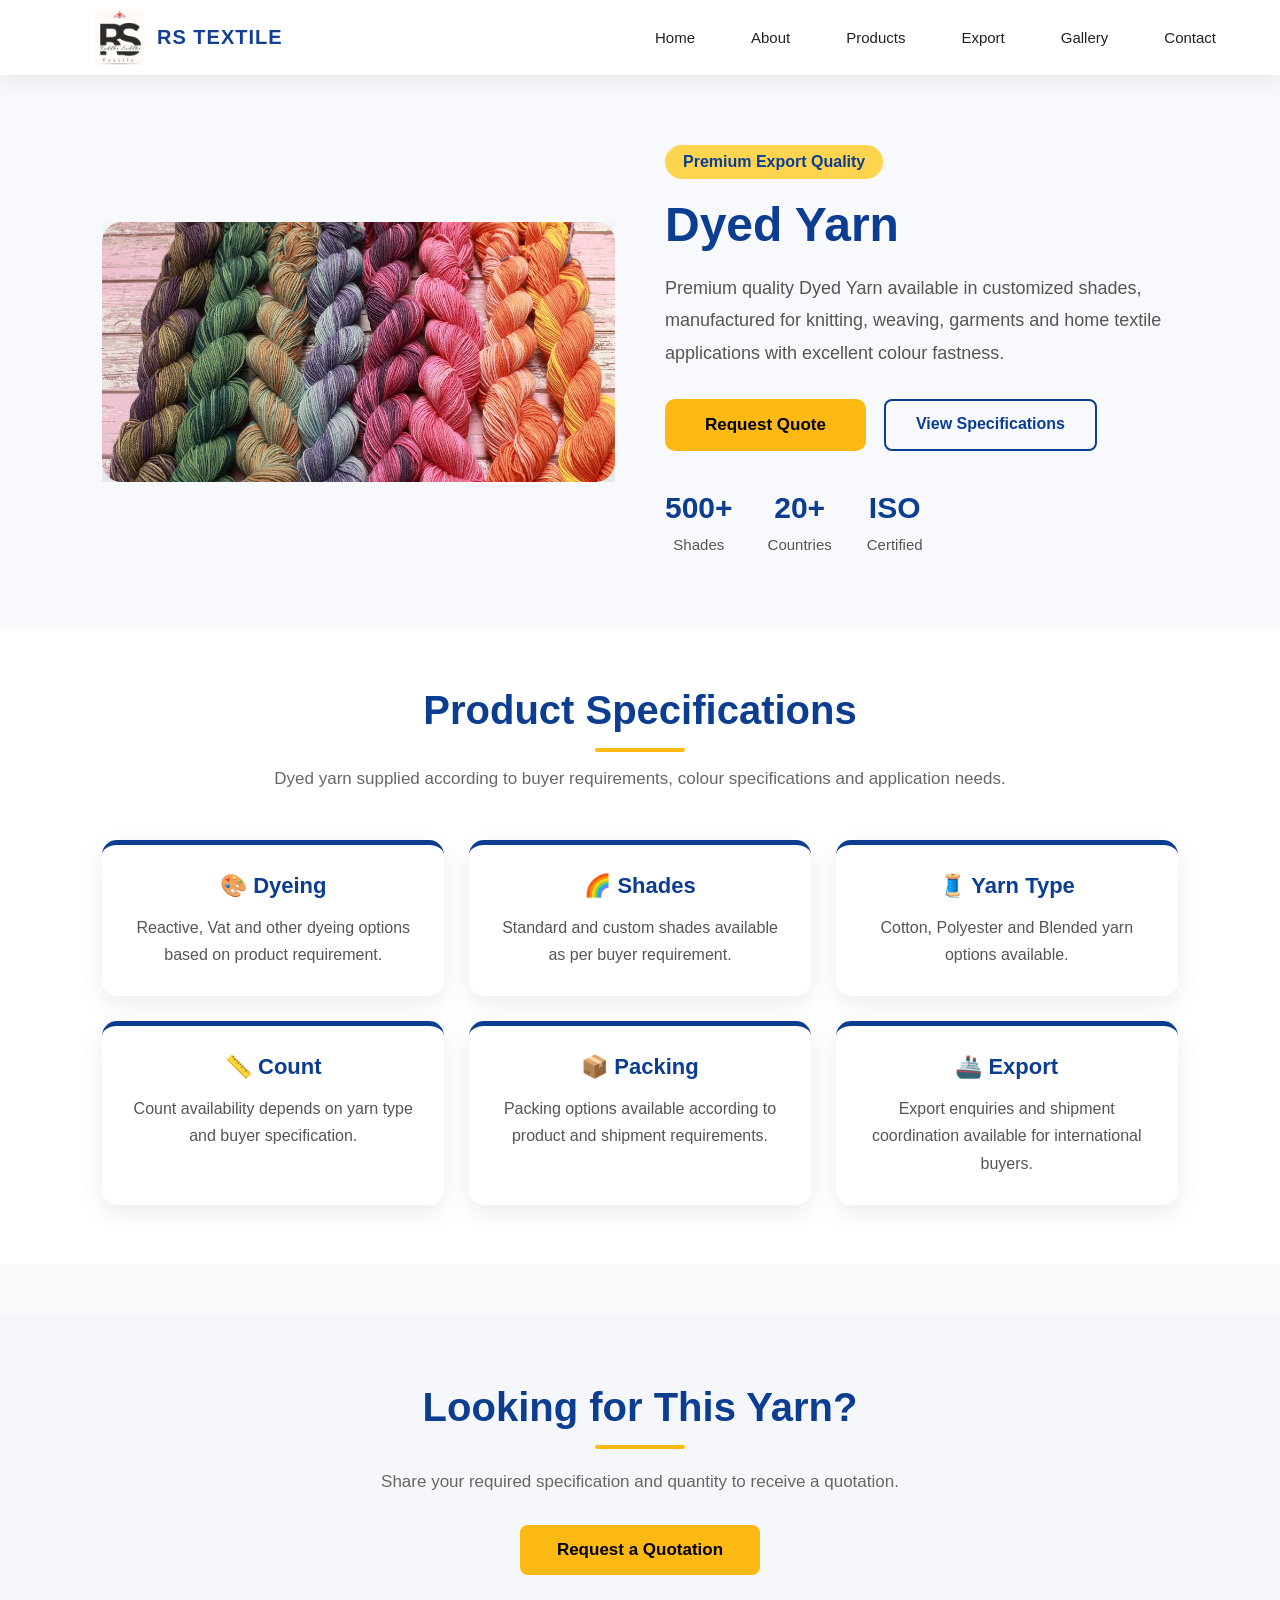
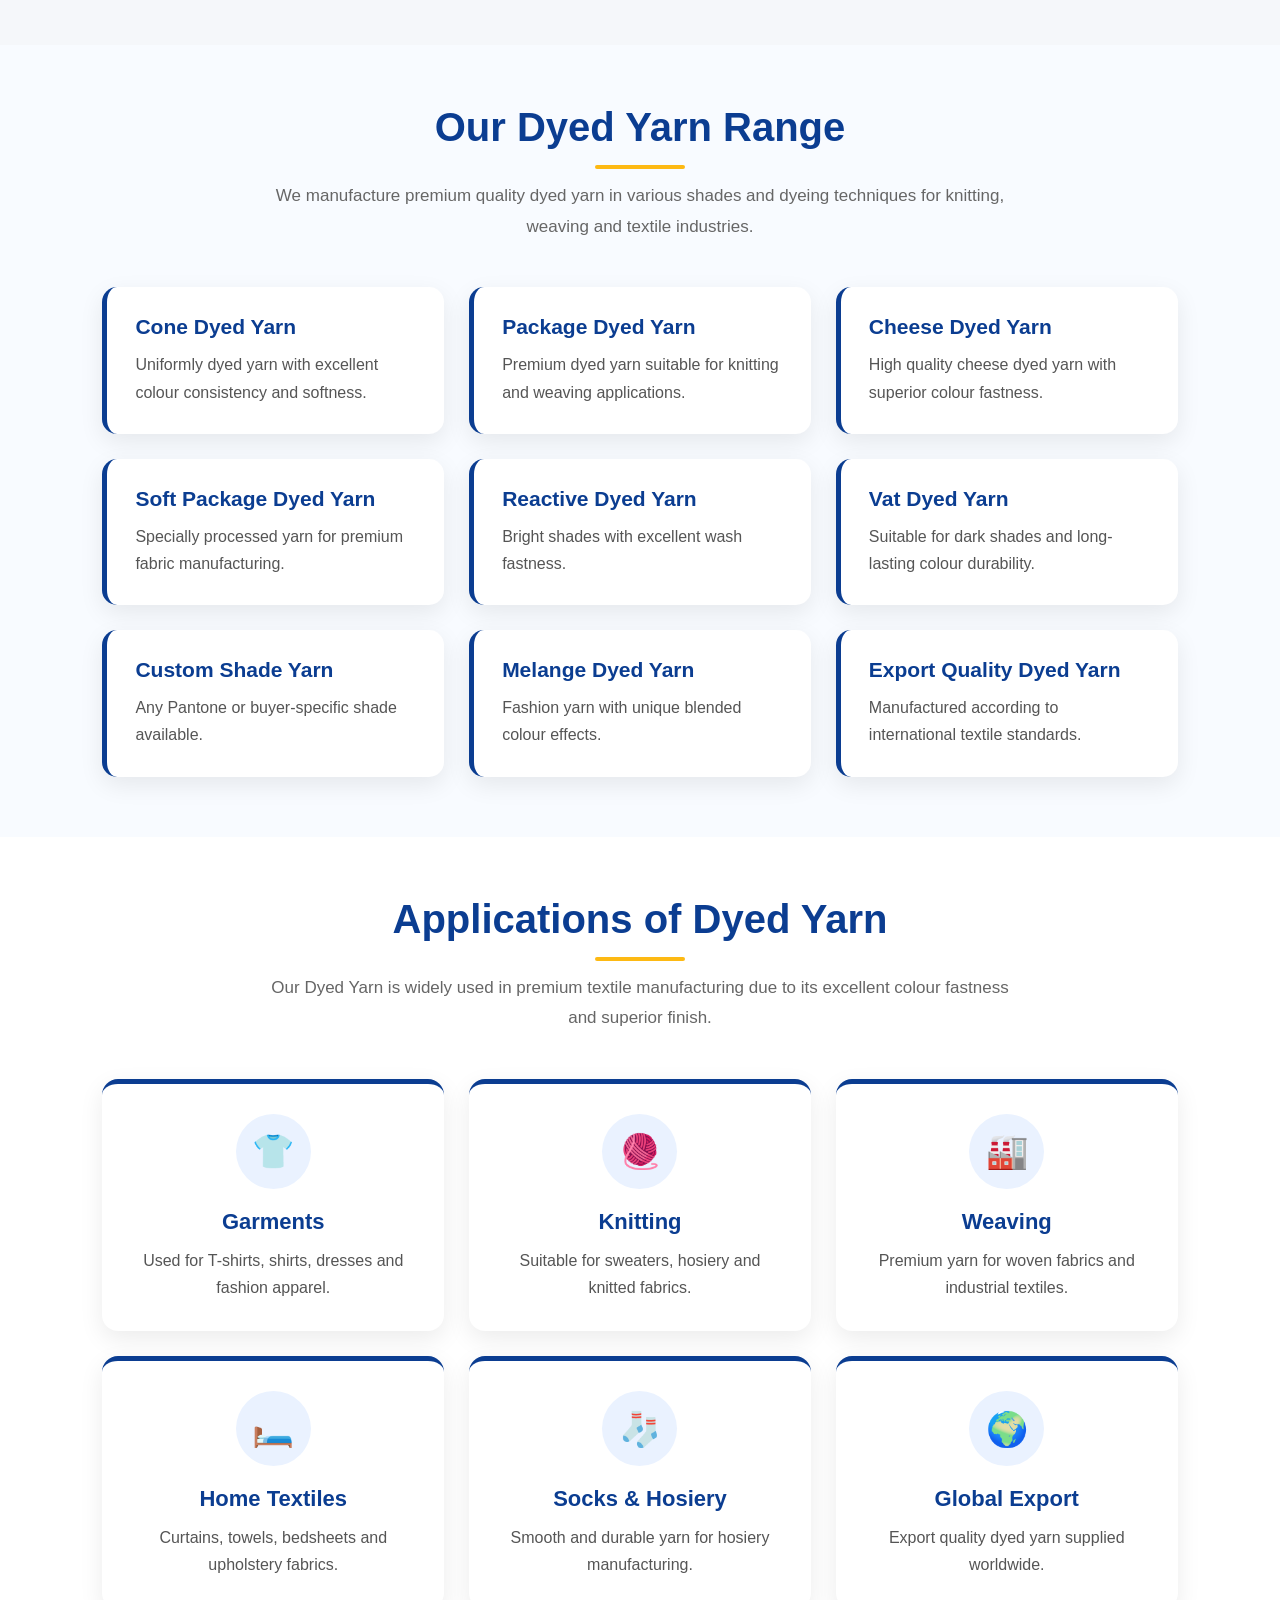
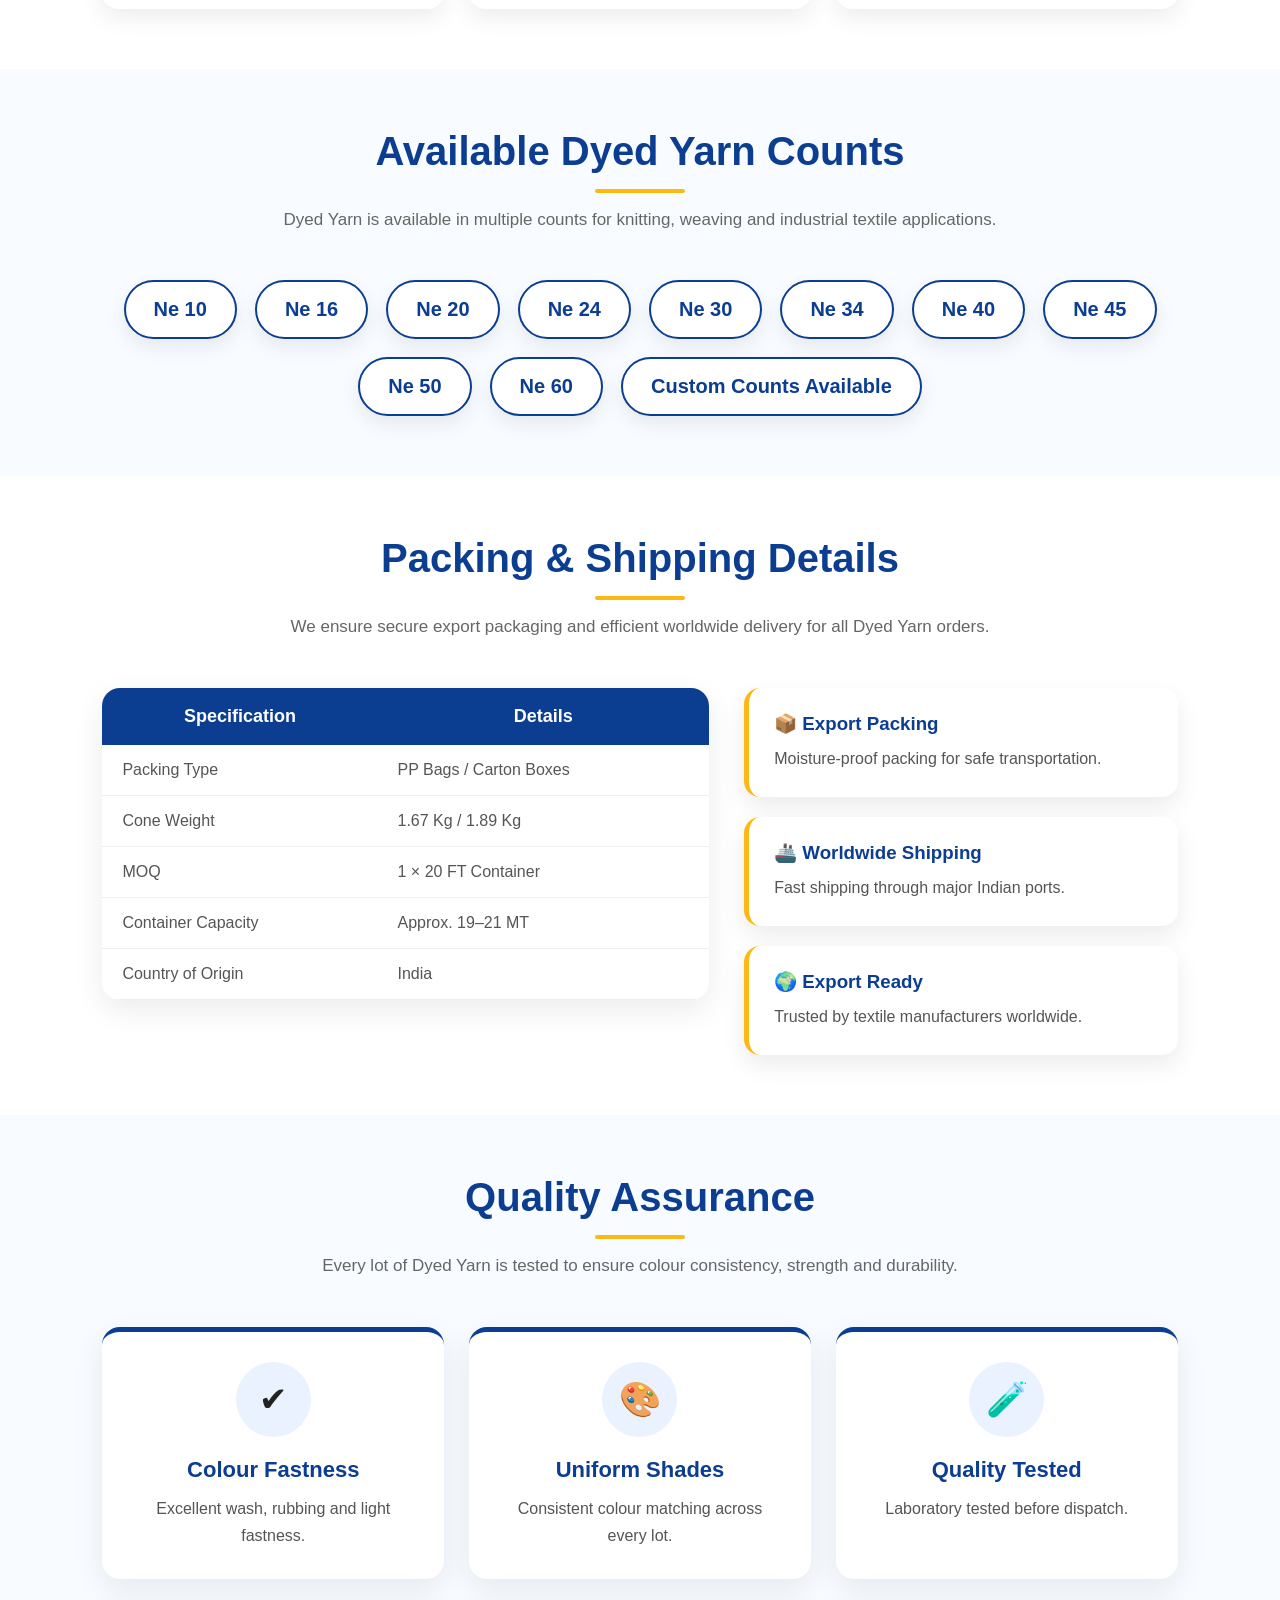
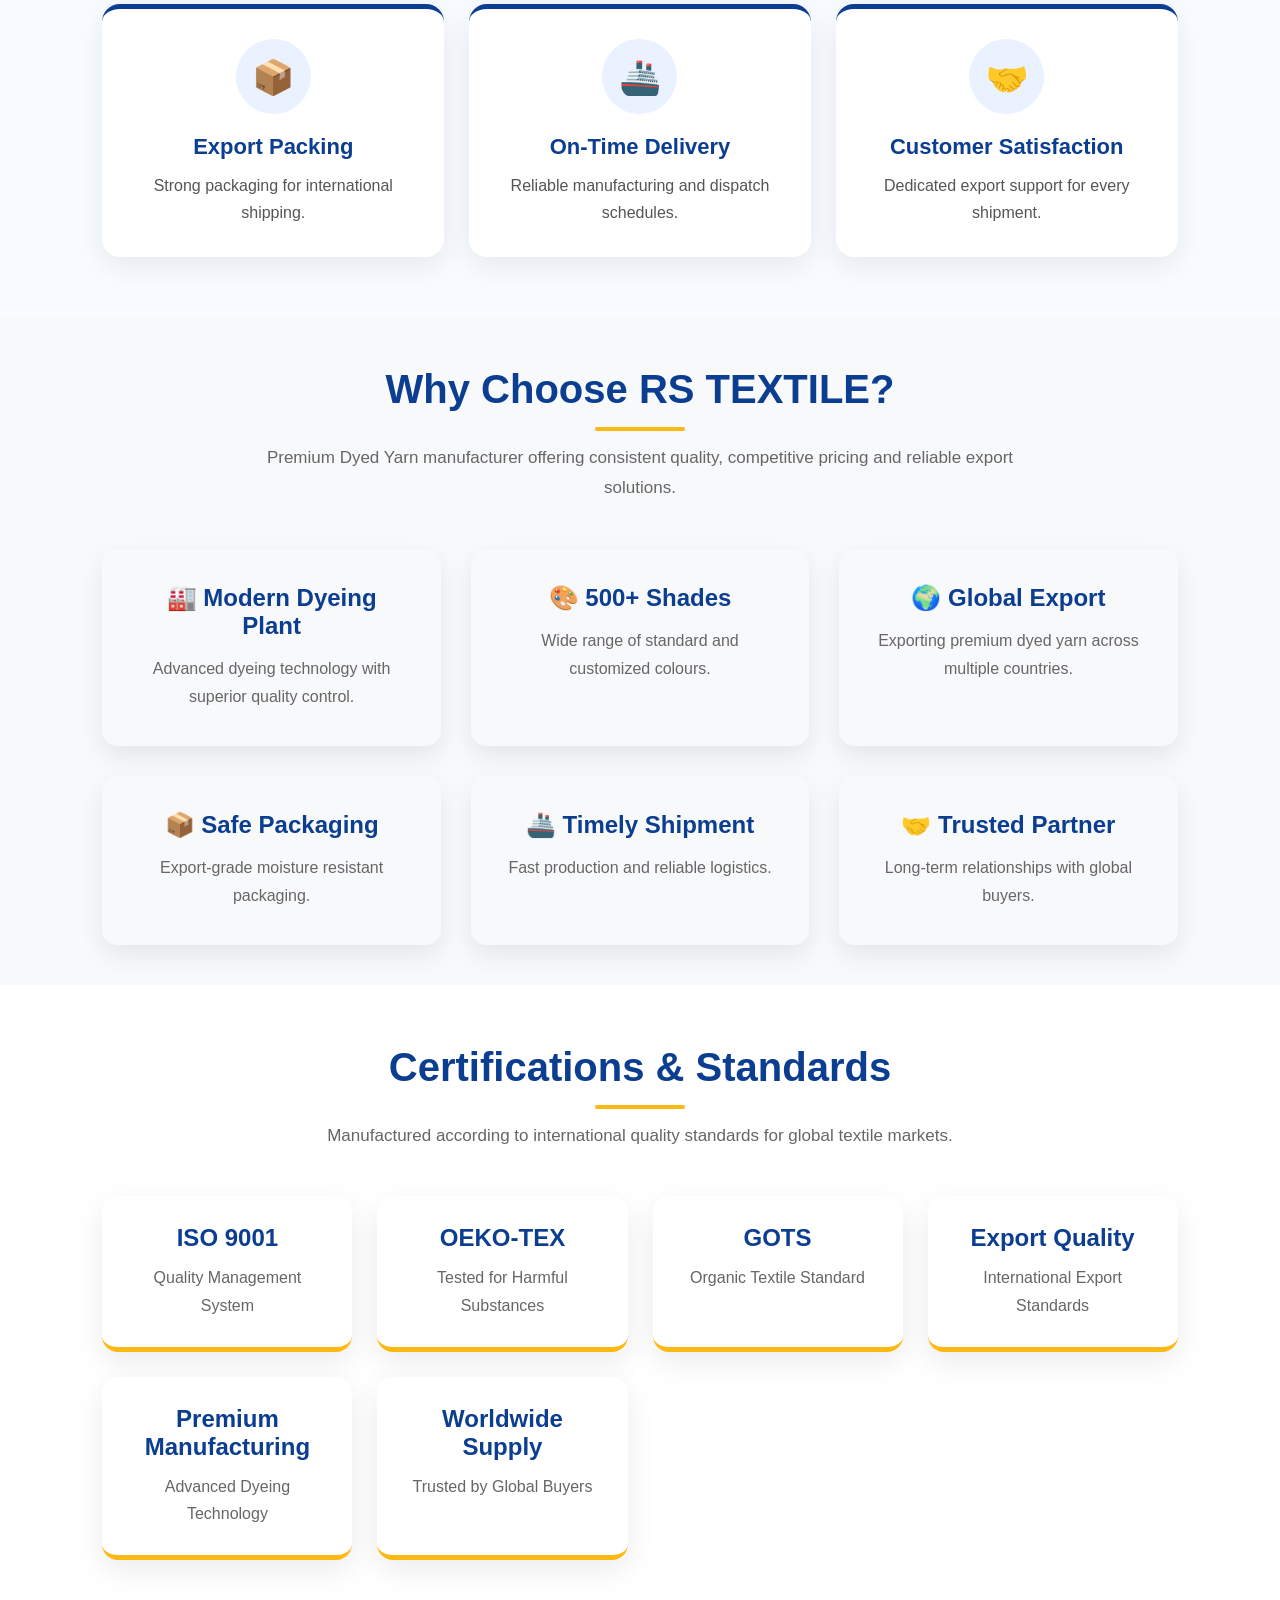
<file: RS-TEXTILE/dyed-yarn.html>
<!DOCTYPE html>
<html>

<head>

          <meta charset="UTF-8">

          <meta name="viewport" content="width=device-width, initial-scale=1.0">

          <title>Dyed Yarn | Dyed Yarn Supplier & Exporter | RS Textile</title>

          <meta name="description"
                    content="Dyed yarn options for textile applications with colour and product specifications according to buyer requirements.">

          <link rel="stylesheet" href="style.css">

          <link rel="icon" href="images/RS-TEXTILE_LOGO.jpeg">

</head>

<body>
          <!-- <nav class="navbar">

                    <div class="logo">
                              <a href="index.html">
                                        <img src="images/RS-TEXTILE_LOGO.jpeg" alt="RS Textile">
                                        <span>RS TEXTILE</span>
                              </a>
                    </div>

                    <button class="menu-toggle" id="menuToggle"
                              onclick="document.getElementById('navMenu').classList.toggle('active')">
                              ☰
                    </button>

                    <div class="nav-menu" id="navMenu">

                              <a href="index.html">Home</a>

                              <a href="about.html">About</a>

                              <div class="dropdown">
                                        <a href="products.html">Products ▼</a>

                                        <div class="dropdown-content">
                                                  <a href="cotton-yarn.html">100% Cotton Yarn</a>
                                                  <a href="polyester-yarn.html">Polyester Yarn</a>
                                                  <a href="blended-yarn.html">Blended Yarn</a>
                                                  <a href="dyed-yarn.html">Dyed Yarn</a>
                                                  <a href="organic-yarn.html">Organic Cotton Yarn</a>
                                                  <a href="fancy-yarn.html">Fancy Yarn</a>
                                        </div>
                              </div>

                              <a href="export.html">Export</a>

                              <a href="gallery.html">Gallery</a>

                              <a href="contact.html">Contact</a>

                    </div>

          </nav> -->

          <nav class="navbar">

                    <div class="logo">
                              <a href="index.html">
                                        <img src="images/RS-TEXTILE_LOGO.jpeg" alt="RS Textile">
                                        <span>RS TEXTILE</span>
                              </a>
                    </div>

                    <div class="nav-menu">
                              <a href="index.html">Home</a>
                              <a href="about.html">About</a>
                              <a href="products.html">Products</a>
                              <a href="export.html">Export</a>
                              <a href="gallery.html">Gallery</a>
                              <a href="contact.html">Contact</a>
                    </div>

          </nav>

          <section class="product-hero">

                    <div class="product-image">

                              <img src="images/dyed-yarn.jpg" alt="Dyed Yarn">

                    </div>

                    <div class="product-info">

                              <span class="product-tag">

                                        Premium Export Quality

                              </span>

                              <h1>Dyed Yarn</h1>

                              <p>

                                        Premium quality Dyed Yarn available in customized shades,
                                        manufactured for knitting, weaving, garments and home textile
                                        applications with excellent colour fastness.

                              </p>

                              <div class="hero-buttons">

                                        <a href="contact.html" class="btn">

                                                  Request Quote

                                        </a>

                                        <a href="#specification" class="btn-outline">

                                                  View Specifications

                                        </a>

                              </div>

                              <div class="hero-stats">

                                        <div>

                                                  <h3>500+</h3>

                                                  <p>Shades</p>

                                        </div>

                                        <div>

                                                  <h3>20+</h3>

                                                  <p>Countries</p>

                                        </div>

                                        <div>

                                                  <h3>ISO</h3>

                                                  <p>Certified</p>

                                        </div>

                              </div>

                    </div>

          </section>

          <section class="specification" id="specification">

                    <div class="section-title">

                              <h2>Product Specifications</h2>

                              <p>
                                        Dyed yarn supplied according to buyer requirements,
                                        colour specifications and application needs.
                              </p>

                    </div>

                    <div class="spec-grid">

                              <div class="spec-card">

                                        <h3>🎨 Dyeing</h3>

                                        <p>
                                                  Reactive, Vat and other dyeing options
                                                  based on product requirement.
                                        </p>

                              </div>

                              <div class="spec-card">

                                        <h3>🌈 Shades</h3>

                                        <p>
                                                  Standard and custom shades available
                                                  as per buyer requirement.
                                        </p>

                              </div>

                              <div class="spec-card">

                                        <h3>🧵 Yarn Type</h3>

                                        <p>
                                                  Cotton, Polyester and Blended yarn
                                                  options available.
                                        </p>

                              </div>

                              <div class="spec-card">

                                        <h3>📏 Count</h3>

                                        <p>
                                                  Count availability depends on yarn type
                                                  and buyer specification.
                                        </p>

                              </div>

                              <div class="spec-card">

                                        <h3>📦 Packing</h3>

                                        <p>
                                                  Packing options available according
                                                  to product and shipment requirements.
                                        </p>

                              </div>

                              <div class="spec-card">

                                        <h3>🚢 Export</h3>

                                        <p>
                                                  Export enquiries and shipment coordination
                                                  available for international buyers.
                                        </p>

                              </div>

                    </div>

          </section>

          <section class="product-enquiry">

                    <div class="section-title">

                              <h2>Looking for This Yarn?</h2>

                              <p>
                                        Share your required specification and quantity
                                        to receive a quotation.
                              </p>

                              <a href="contact.html" class="btn">
                                        Request a Quotation
                              </a>

                    </div>

          </section>

          <section class="product-range">

                    <div class="section-title">

                              <h2>Our Dyed Yarn Range</h2>

                              <p>

                                        We manufacture premium quality dyed yarn in
                                        various shades and dyeing techniques for
                                        knitting, weaving and textile industries.

                              </p>

                    </div>

                    <div class="range-grid">

                              <div class="range-card">

                                        <h3>Cone Dyed Yarn</h3>

                                        <p>

                                                  Uniformly dyed yarn with excellent
                                                  colour consistency and softness.

                                        </p>

                              </div>

                              <div class="range-card">

                                        <h3>Package Dyed Yarn</h3>

                                        <p>

                                                  Premium dyed yarn suitable for
                                                  knitting and weaving applications.

                                        </p>

                              </div>

                              <div class="range-card">

                                        <h3>Cheese Dyed Yarn</h3>

                                        <p>

                                                  High quality cheese dyed yarn
                                                  with superior colour fastness.

                                        </p>

                              </div>

                              <div class="range-card">

                                        <h3>Soft Package Dyed Yarn</h3>

                                        <p>

                                                  Specially processed yarn for
                                                  premium fabric manufacturing.

                                        </p>

                              </div>

                              <div class="range-card">

                                        <h3>Reactive Dyed Yarn</h3>

                                        <p>

                                                  Bright shades with excellent
                                                  wash fastness.

                                        </p>

                              </div>

                              <div class="range-card">

                                        <h3>Vat Dyed Yarn</h3>

                                        <p>

                                                  Suitable for dark shades and
                                                  long-lasting colour durability.

                                        </p>

                              </div>

                              <div class="range-card">

                                        <h3>Custom Shade Yarn</h3>

                                        <p>

                                                  Any Pantone or buyer-specific
                                                  shade available.

                                        </p>

                              </div>

                              <div class="range-card">

                                        <h3>Melange Dyed Yarn</h3>

                                        <p>

                                                  Fashion yarn with unique
                                                  blended colour effects.

                                        </p>

                              </div>

                              <div class="range-card">

                                        <h3>Export Quality Dyed Yarn</h3>

                                        <p>

                                                  Manufactured according to
                                                  international textile standards.

                                        </p>

                              </div>

                    </div>

          </section>

          <section class="applications">

                    <div class="section-title">

                              <h2>Applications of Dyed Yarn</h2>

                              <p>

                                        Our Dyed Yarn is widely used in premium textile
                                        manufacturing due to its excellent colour
                                        fastness and superior finish.

                              </p>

                    </div>

                    <div class="app-grid">

                              <div class="app-box">

                                        <div class="app-icon">👕</div>

                                        <h3>Garments</h3>

                                        <p>

                                                  Used for T-shirts, shirts,
                                                  dresses and fashion apparel.

                                        </p>

                              </div>

                              <div class="app-box">

                                        <div class="app-icon">🧶</div>

                                        <h3>Knitting</h3>

                                        <p>

                                                  Suitable for sweaters,
                                                  hosiery and knitted fabrics.

                                        </p>

                              </div>

                              <div class="app-box">

                                        <div class="app-icon">🏭</div>

                                        <h3>Weaving</h3>

                                        <p>

                                                  Premium yarn for woven fabrics
                                                  and industrial textiles.

                                        </p>

                              </div>

                              <div class="app-box">

                                        <div class="app-icon">🛏️</div>

                                        <h3>Home Textiles</h3>

                                        <p>

                                                  Curtains, towels, bedsheets
                                                  and upholstery fabrics.

                                        </p>

                              </div>

                              <div class="app-box">

                                        <div class="app-icon">🧦</div>

                                        <h3>Socks & Hosiery</h3>

                                        <p>

                                                  Smooth and durable yarn for
                                                  hosiery manufacturing.

                                        </p>

                              </div>

                              <div class="app-box">

                                        <div class="app-icon">🌍</div>

                                        <h3>Global Export</h3>

                                        <p>

                                                  Export quality dyed yarn
                                                  supplied worldwide.

                                        </p>

                              </div>

                    </div>

          </section>

          <section class="counts">

                    <div class="section-title">

                              <h2>Available Dyed Yarn Counts</h2>

                              <p>

                                        Dyed Yarn is available in multiple counts
                                        for knitting, weaving and industrial
                                        textile applications.

                              </p>

                    </div>

                    <div class="count-grid">

                              <div class="count-card">Ne 10</div>

                              <div class="count-card">Ne 16</div>

                              <div class="count-card">Ne 20</div>

                              <div class="count-card">Ne 24</div>

                              <div class="count-card">Ne 30</div>

                              <div class="count-card">Ne 34</div>

                              <div class="count-card">Ne 40</div>

                              <div class="count-card">Ne 45</div>

                              <div class="count-card">Ne 50</div>

                              <div class="count-card">Ne 60</div>

                              <div class="count-card">Custom Counts Available</div>

                    </div>

          </section>

          <section class="packing">

                    <div class="section-title">

                              <h2>Packing & Shipping Details</h2>

                              <p>

                                        We ensure secure export packaging and
                                        efficient worldwide delivery for all
                                        Dyed Yarn orders.

                              </p>

                    </div>

                    <div class="packing-grid">

                              <div class="packing-table">

                                        <table>

                                                  <tr>

                                                            <th>Specification</th>

                                                            <th>Details</th>

                                                  </tr>

                                                  <tr>

                                                            <td>Packing Type</td>

                                                            <td>PP Bags / Carton Boxes</td>

                                                  </tr>

                                                  <tr>

                                                            <td>Cone Weight</td>

                                                            <td>1.67 Kg / 1.89 Kg</td>

                                                  </tr>

                                                  <tr>

                                                            <td>MOQ</td>

                                                            <td>1 × 20 FT Container</td>

                                                  </tr>

                                                  <tr>

                                                            <td>Container Capacity</td>

                                                            <td>Approx. 19–21 MT</td>

                                                  </tr>

                                                  <tr>

                                                            <td>Country of Origin</td>

                                                            <td>India</td>

                                                  </tr>

                                        </table>

                              </div>

                              <div class="packing-info">

                                        <div class="packing-card">

                                                  <h3>📦 Export Packing</h3>

                                                  <p>

                                                            Moisture-proof packing
                                                            for safe transportation.

                                                  </p>

                                        </div>

                                        <div class="packing-card">

                                                  <h3>🚢 Worldwide Shipping</h3>

                                                  <p>

                                                            Fast shipping through
                                                            major Indian ports.

                                                  </p>

                                        </div>

                                        <div class="packing-card">

                                                  <h3>🌍 Export Ready</h3>

                                                  <p>

                                                            Trusted by textile
                                                            manufacturers worldwide.

                                                  </p>

                                        </div>

                              </div>

                    </div>

          </section>

          <section class="quality">

                    <div class="section-title">

                              <h2>Quality Assurance</h2>

                              <p>

                                        Every lot of Dyed Yarn is tested to ensure
                                        colour consistency, strength and durability.

                              </p>

                    </div>

                    <div class="quality-grid">

                              <div class="quality-card">

                                        <div class="quality-icon">✔</div>

                                        <h3>Colour Fastness</h3>

                                        <p>

                                                  Excellent wash, rubbing and
                                                  light fastness.

                                        </p>

                              </div>

                              <div class="quality-card">

                                        <div class="quality-icon">🎨</div>

                                        <h3>Uniform Shades</h3>

                                        <p>

                                                  Consistent colour matching
                                                  across every lot.

                                        </p>

                              </div>

                              <div class="quality-card">

                                        <div class="quality-icon">🧪</div>

                                        <h3>Quality Tested</h3>

                                        <p>

                                                  Laboratory tested before dispatch.

                                        </p>

                              </div>

                              <div class="quality-card">

                                        <div class="quality-icon">📦</div>

                                        <h3>Export Packing</h3>

                                        <p>

                                                  Strong packaging for
                                                  international shipping.

                                        </p>

                              </div>

                              <div class="quality-card">

                                        <div class="quality-icon">🚢</div>

                                        <h3>On-Time Delivery</h3>

                                        <p>

                                                  Reliable manufacturing
                                                  and dispatch schedules.

                                        </p>

                              </div>

                              <div class="quality-card">

                                        <div class="quality-icon">🤝</div>

                                        <h3>Customer Satisfaction</h3>

                                        <p>

                                                  Dedicated export support
                                                  for every shipment.

                                        </p>

                              </div>

                    </div>

          </section>

          <section class="why-us">

                    <div class="section-title">

                              <h2>Why Choose RS TEXTILE?</h2>

                              <p>

                                        Premium Dyed Yarn manufacturer offering
                                        consistent quality, competitive pricing
                                        and reliable export solutions.

                              </p>

                    </div>

                    <div class="why-grid">

                              <div class="why-card">

                                        <h3>🏭 Modern Dyeing Plant</h3>

                                        <p>

                                                  Advanced dyeing technology
                                                  with superior quality control.

                                        </p>

                              </div>

                              <div class="why-card">

                                        <h3>🎨 500+ Shades</h3>

                                        <p>

                                                  Wide range of standard
                                                  and customized colours.

                                        </p>

                              </div>

                              <div class="why-card">

                                        <h3>🌍 Global Export</h3>

                                        <p>

                                                  Exporting premium dyed yarn
                                                  across multiple countries.

                                        </p>

                              </div>

                              <div class="why-card">

                                        <h3>📦 Safe Packaging</h3>

                                        <p>

                                                  Export-grade moisture
                                                  resistant packaging.

                                        </p>

                              </div>

                              <div class="why-card">

                                        <h3>🚢 Timely Shipment</h3>

                                        <p>

                                                  Fast production and
                                                  reliable logistics.

                                        </p>

                              </div>

                              <div class="why-card">

                                        <h3>🤝 Trusted Partner</h3>

                                        <p>

                                                  Long-term relationships
                                                  with global buyers.

                                        </p>

                              </div>

                    </div>

          </section>

          <section class="certifications">

                    <div class="section-title">

                              <h2>Certifications & Standards</h2>

                              <p>

                                        Manufactured according to international
                                        quality standards for global textile markets.

                              </p>

                    </div>

                    <div class="certificate-grid">

                              <div class="certificate-card">

                                        <h3>ISO 9001</h3>

                                        <p>Quality Management System</p>

                              </div>

                              <div class="certificate-card">

                                        <h3>OEKO-TEX</h3>

                                        <p>Tested for Harmful Substances</p>

                              </div>

                              <div class="certificate-card">

                                        <h3>GOTS</h3>

                                        <p>Organic Textile Standard</p>

                              </div>

                              <div class="certificate-card">

                                        <h3>Export Quality</h3>

                                        <p>International Export Standards</p>

                              </div>

                              <div class="certificate-card">

                                        <h3>Premium Manufacturing</h3>

                                        <p>Advanced Dyeing Technology</p>

                              </div>

                              <div class="certificate-card">

                                        <h3>Worldwide Supply</h3>

                                        <p>Trusted by Global Buyers</p>

                              </div>

                    </div>

          </section>


          <script>

                    document.addEventListener("DOMContentLoaded", function () {

                              const menuToggle = document.getElementById("menuToggle");
                              const navMenu = document.getElementById("navMenu");

                              if (menuToggle && navMenu) {

                                        menuToggle.addEventListener("click", function () {

                                                  navMenu.classList.toggle("active");

                                        });

                                        const navLinks = navMenu.querySelectorAll("a");

                                        navLinks.forEach(function (link) {

                                                  link.addEventListener("click", function () {
                                                            navMenu.classList.remove("active");
                                                  });

                                        });

                              }

                    });

          </script>



</body>

</html>
</file>
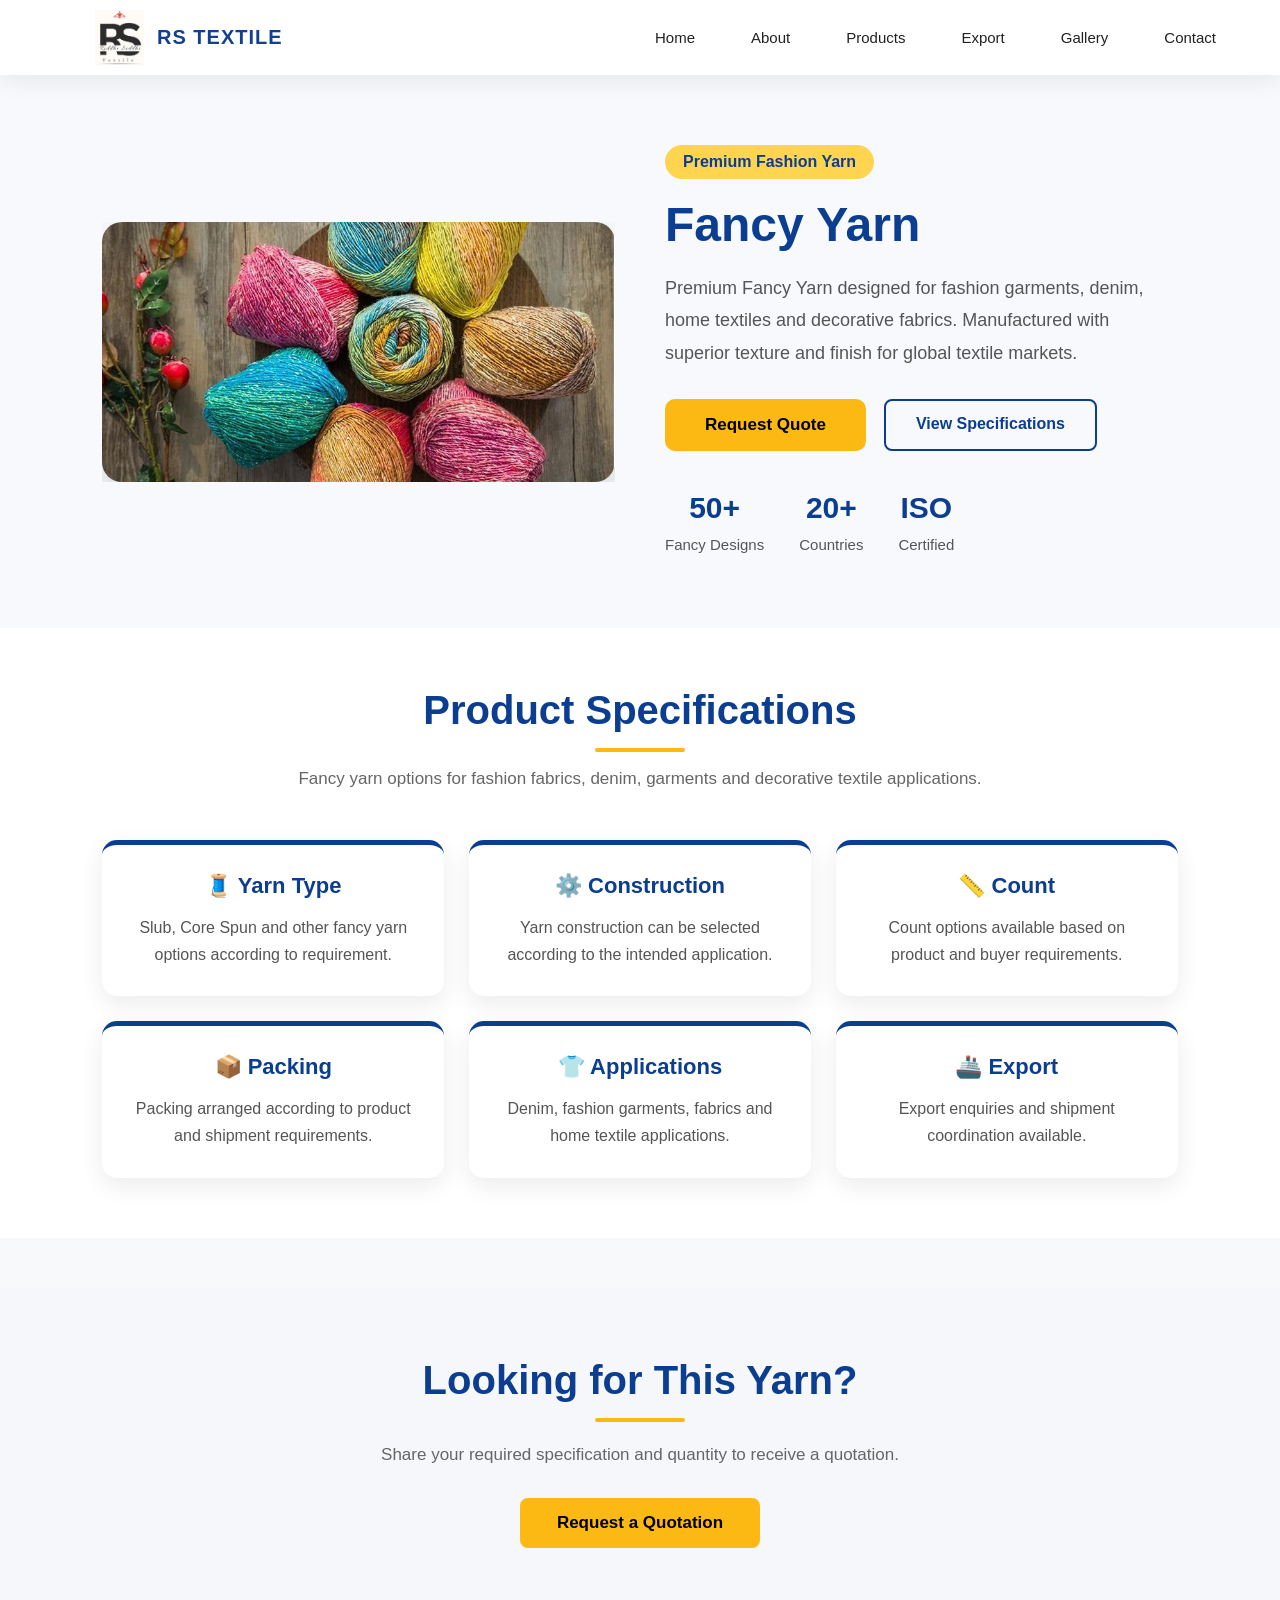
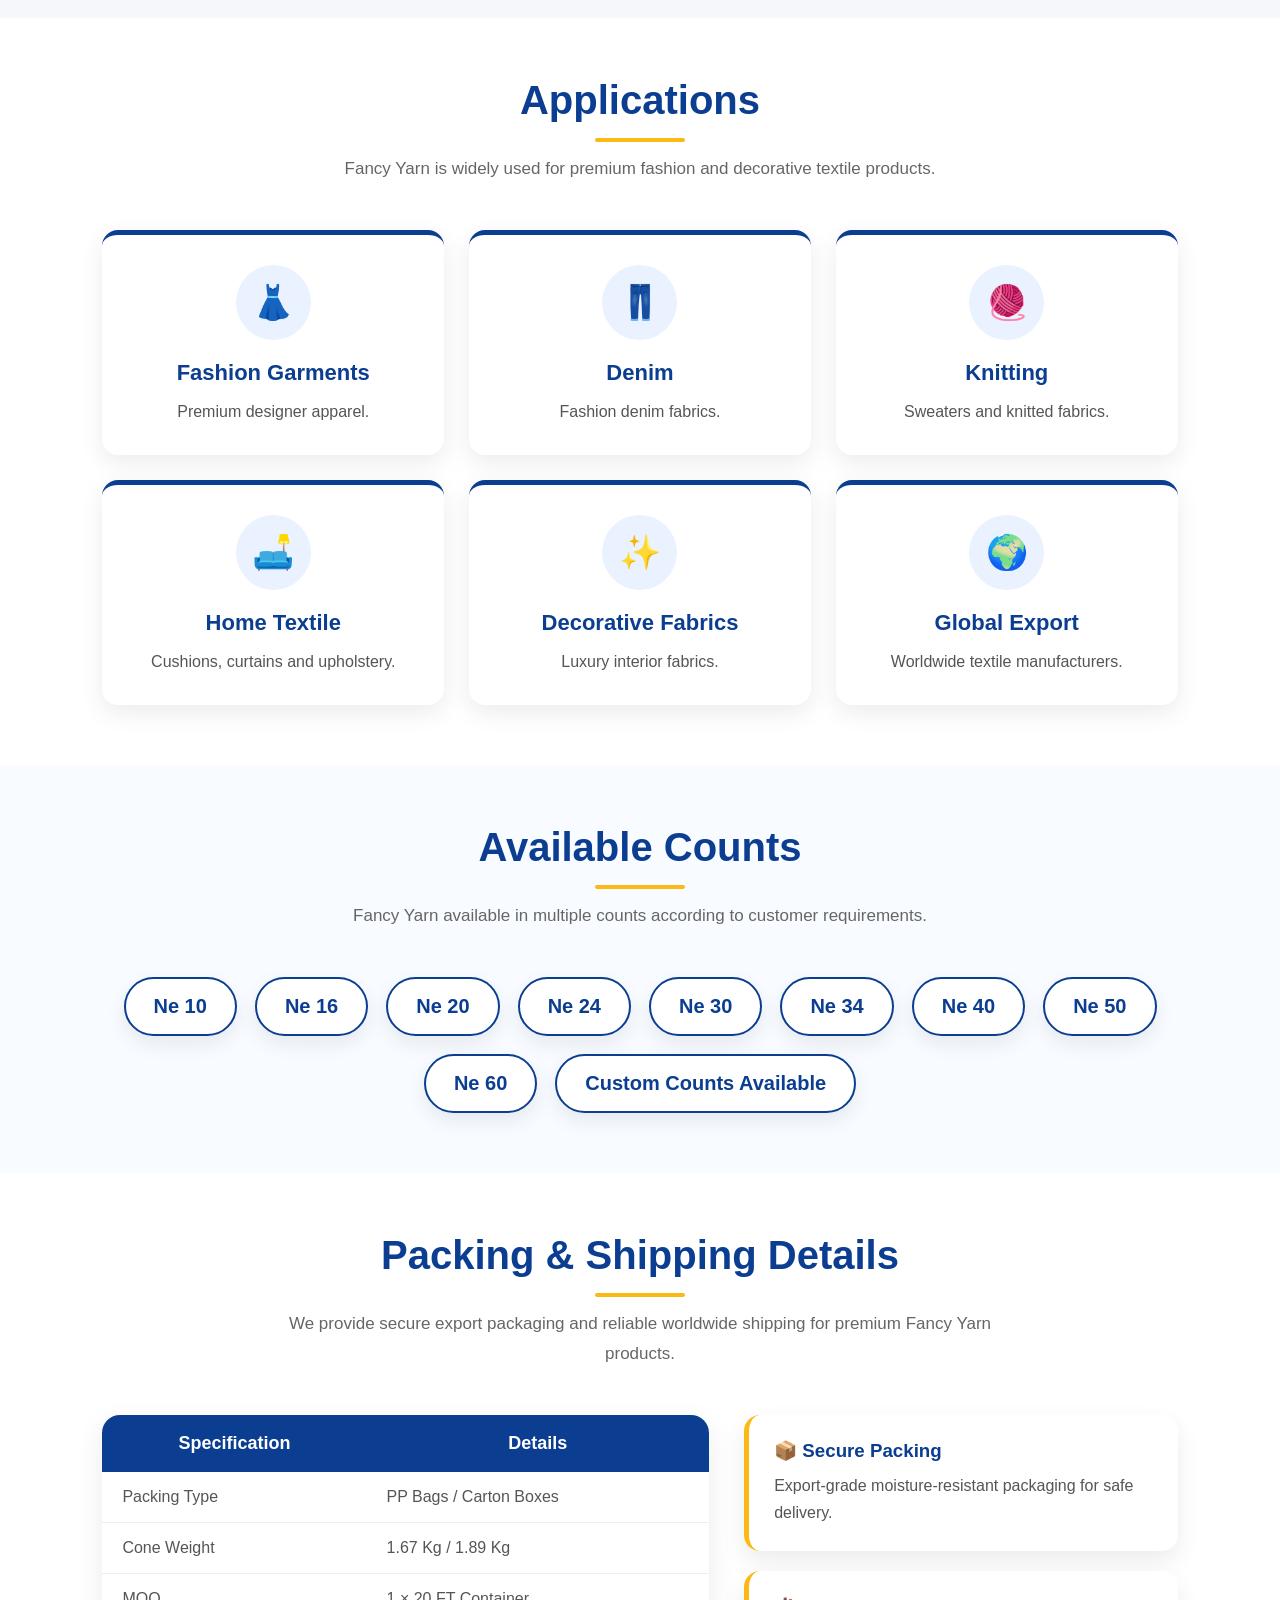
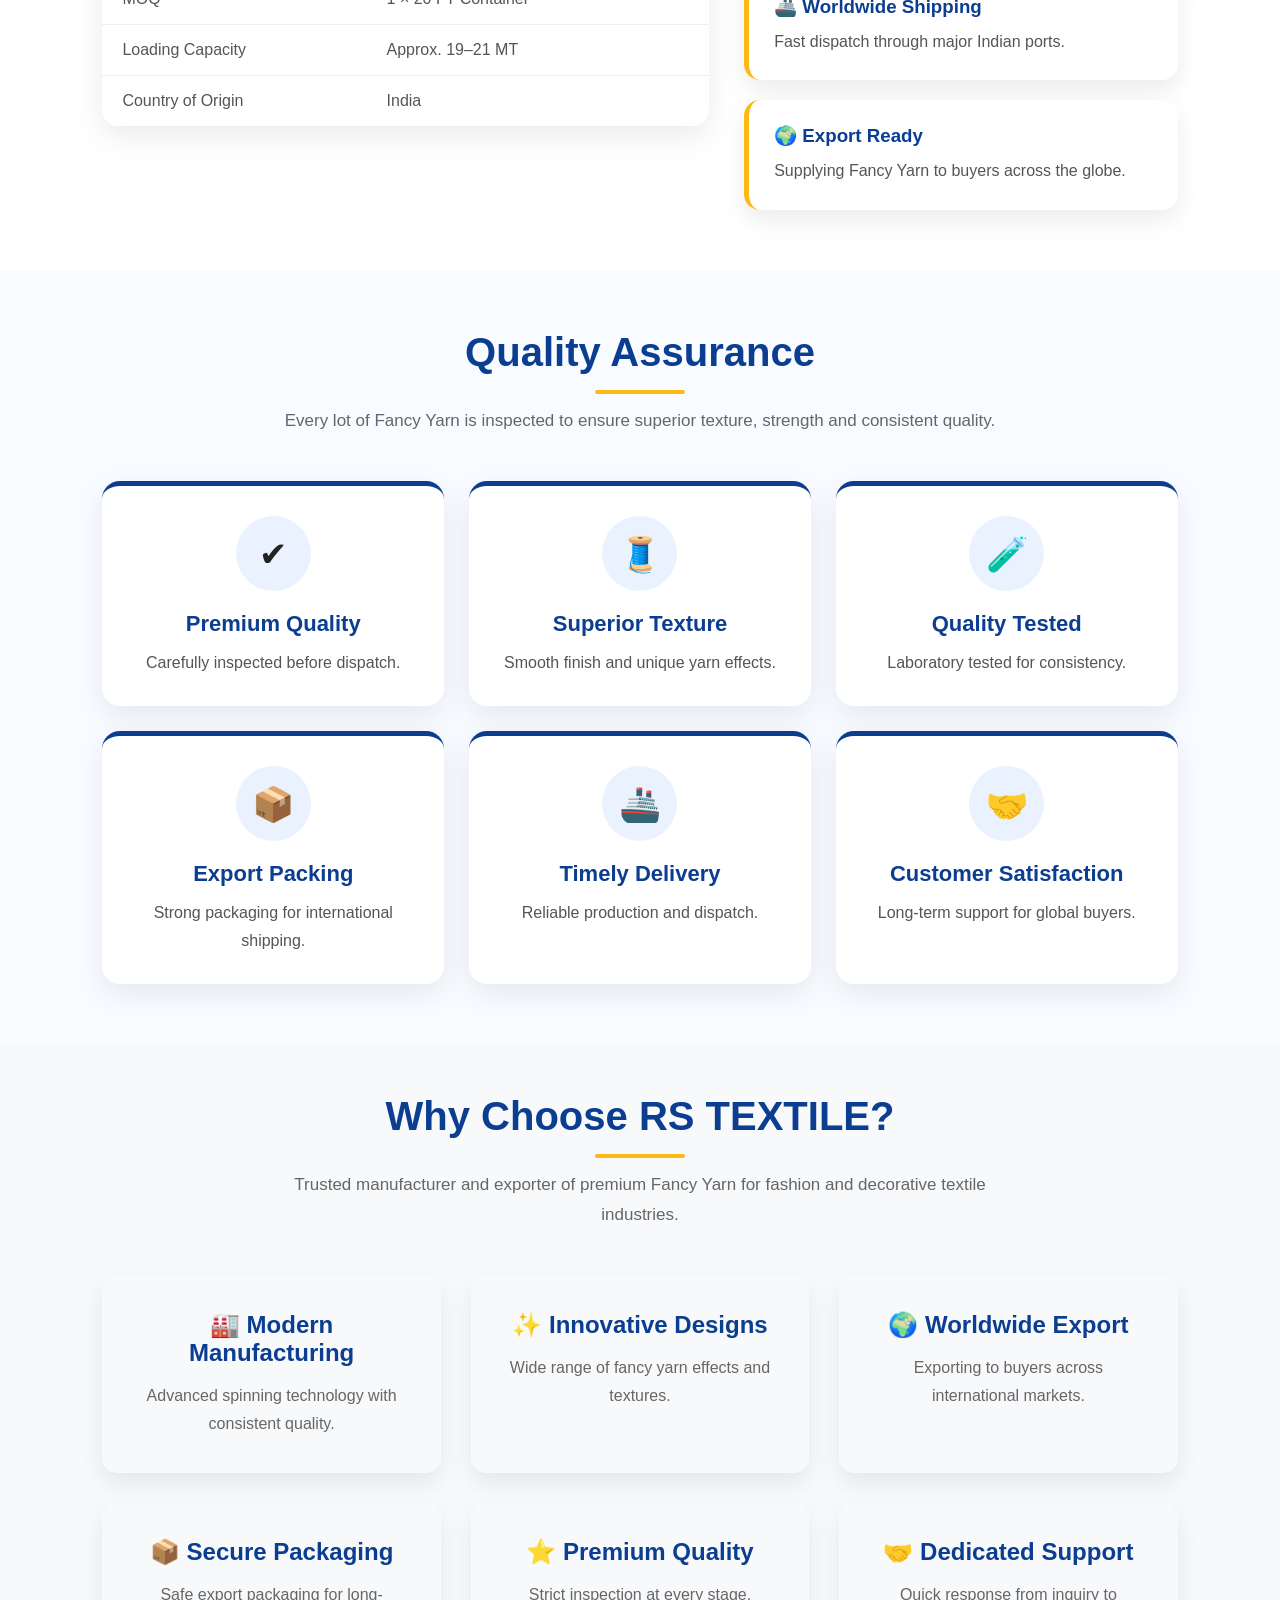
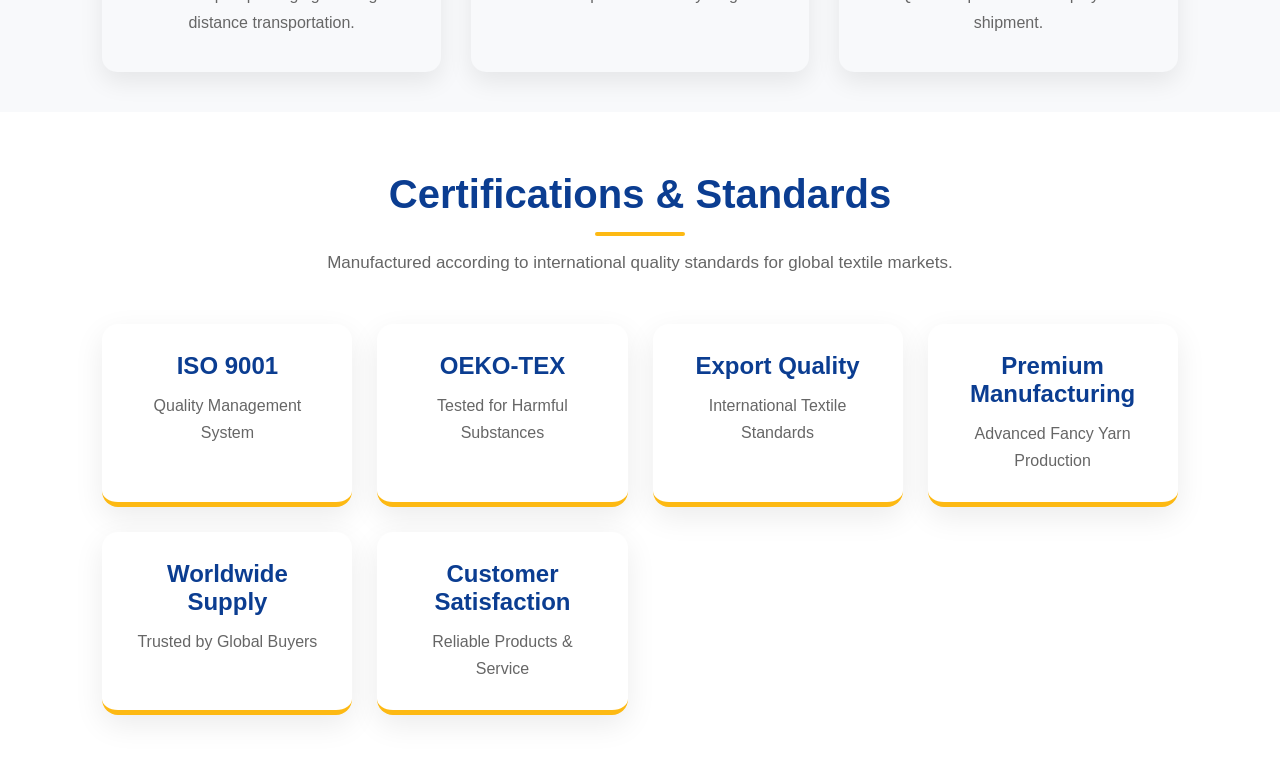
<file: RS-TEXTILE/fancy-yarn.html>
<!DOCTYPE html>
<html>

<head>

          <meta charset="UTF-8">

          <meta name="viewport" content="width=device-width, initial-scale=1.0">

          <title>Fancy Yarn | Fancy Yarn Supplier & Exporter | RS Textile</title>

          <meta name="description"
                    content="Fancy yarn options for fashion fabrics, garments, denim and decorative textile applications.">

          <link rel="stylesheet" href="style.css">

          <link rel="icon" href="images/RS-TEXTILE_LOGO.jpeg">

</head>

<body>
          <!-- <nav class="navbar">

                    <div class="logo">
                              <a href="index.html">
                                        <img src="images/RS-TEXTILE_LOGO.jpeg" alt="RS Textile">
                                        <span>RS TEXTILE</span>
                              </a>
                    </div>

                    <button class="menu-toggle" id="menuToggle"
                              onclick="document.getElementById('navMenu').classList.toggle('active')">
                              ☰
                    </button>

                    <div class="nav-menu" id="navMenu">

                              <a href="index.html">Home</a>

                              <a href="about.html">About</a>

                              <div class="dropdown">
                                        <a href="products.html">Products ▼</a>

                                        <div class="dropdown-content">
                                                  <a href="cotton-yarn.html">100% Cotton Yarn</a>
                                                  <a href="polyester-yarn.html">Polyester Yarn</a>
                                                  <a href="blended-yarn.html">Blended Yarn</a>
                                                  <a href="dyed-yarn.html">Dyed Yarn</a>
                                                  <a href="organic-yarn.html">Organic Cotton Yarn</a>
                                                  <a href="fancy-yarn.html">Fancy Yarn</a>
                                        </div>
                              </div>

                              <a href="export.html">Export</a>

                              <a href="gallery.html">Gallery</a>

                              <a href="contact.html">Contact</a>

                    </div>

          </nav> -->

          <nav class="navbar">

                    <div class="logo">
                              <a href="index.html">
                                        <img src="images/RS-TEXTILE_LOGO.jpeg" alt="RS Textile">
                                        <span>RS TEXTILE</span>
                              </a>
                    </div>

                    <div class="nav-menu">
                              <a href="index.html">Home</a>
                              <a href="about.html">About</a>
                              <a href="products.html">Products</a>
                              <a href="export.html">Export</a>
                              <a href="gallery.html">Gallery</a>
                              <a href="contact.html">Contact</a>
                    </div>

          </nav>

          <section class="product-hero">

                    <div class="product-image">

                              <img src="images/fancy-yarn.jpg" alt="Fancy Yarn">

                    </div>

                    <div class="product-info">

                              <span class="product-tag">

                                        Premium Fashion Yarn

                              </span>

                              <h1>Fancy Yarn</h1>

                              <p>

                                        Premium Fancy Yarn designed for fashion garments,
                                        denim, home textiles and decorative fabrics.
                                        Manufactured with superior texture and finish
                                        for global textile markets.

                              </p>

                              <div class="hero-buttons">

                                        <a href="contact.html" class="btn">

                                                  Request Quote

                                        </a>

                                        <a href="#specification" class="btn-outline">

                                                  View Specifications

                                        </a>

                              </div>

                              <div class="hero-stats">

                                        <div>

                                                  <h3>50+</h3>

                                                  <p>Fancy Designs</p>

                                        </div>

                                        <div>

                                                  <h3>20+</h3>

                                                  <p>Countries</p>

                                        </div>

                                        <div>

                                                  <h3>ISO</h3>

                                                  <p>Certified</p>

                                        </div>

                              </div>

                    </div>

          </section>

          <section class="specification" id="specification">

                    <div class="section-title">

                              <h2>Product Specifications</h2>

                              <p>
                                        Fancy yarn options for fashion fabrics,
                                        denim, garments and decorative textile applications.
                              </p>

                    </div>

                    <div class="spec-grid">

                              <div class="spec-card">
                                        <h3>🧵 Yarn Type</h3>
                                        <p>
                                                  Slub, Core Spun and other fancy yarn
                                                  options according to requirement.
                                        </p>
                              </div>

                              <div class="spec-card">
                                        <h3>⚙️ Construction</h3>
                                        <p>
                                                  Yarn construction can be selected
                                                  according to the intended application.
                                        </p>
                              </div>

                              <div class="spec-card">
                                        <h3>📏 Count</h3>
                                        <p>
                                                  Count options available based on
                                                  product and buyer requirements.
                                        </p>
                              </div>

                              <div class="spec-card">
                                        <h3>📦 Packing</h3>
                                        <p>
                                                  Packing arranged according to
                                                  product and shipment requirements.
                                        </p>
                              </div>

                              <div class="spec-card">
                                        <h3>👕 Applications</h3>
                                        <p>
                                                  Denim, fashion garments, fabrics
                                                  and home textile applications.
                                        </p>
                              </div>

                              <div class="spec-card">
                                        <h3>🚢 Export</h3>
                                        <p>
                                                  Export enquiries and shipment
                                                  coordination available.
                                        </p>
                              </div>

                    </div>

          </section>

          <section class="product-enquiry">

                    <div class="section-title">

                              <h2>Looking for This Yarn?</h2>

                              <p>
                                        Share your required specification and quantity
                                        to receive a quotation.
                              </p>

                              <a href="contact.html" class="btn">
                                        Request a Quotation
                              </a>

                    </div>

          </section>

          <section class="applications">

                    <div class="section-title">

                              <h2>Applications</h2>

                              <p>

                                        Fancy Yarn is widely used for premium
                                        fashion and decorative textile products.

                              </p>

                    </div>

                    <div class="app-grid">

                              <div class="app-box">

                                        <div class="app-icon">👗</div>

                                        <h3>Fashion Garments</h3>

                                        <p>Premium designer apparel.</p>

                              </div>

                              <div class="app-box">

                                        <div class="app-icon">👖</div>

                                        <h3>Denim</h3>

                                        <p>Fashion denim fabrics.</p>

                              </div>

                              <div class="app-box">

                                        <div class="app-icon">🧶</div>

                                        <h3>Knitting</h3>

                                        <p>Sweaters and knitted fabrics.</p>

                              </div>

                              <div class="app-box">

                                        <div class="app-icon">🛋️</div>

                                        <h3>Home Textile</h3>

                                        <p>Cushions, curtains and upholstery.</p>

                              </div>

                              <div class="app-box">

                                        <div class="app-icon">✨</div>

                                        <h3>Decorative Fabrics</h3>

                                        <p>Luxury interior fabrics.</p>

                              </div>

                              <div class="app-box">

                                        <div class="app-icon">🌍</div>

                                        <h3>Global Export</h3>

                                        <p>Worldwide textile manufacturers.</p>

                              </div>

                    </div>

          </section>

          <section class="counts">

                    <div class="section-title">

                              <h2>Available Counts</h2>

                              <p>

                                        Fancy Yarn available in multiple counts
                                        according to customer requirements.

                              </p>

                    </div>

                    <div class="count-grid">

                              <div class="count-card">Ne 10</div>

                              <div class="count-card">Ne 16</div>

                              <div class="count-card">Ne 20</div>

                              <div class="count-card">Ne 24</div>

                              <div class="count-card">Ne 30</div>

                              <div class="count-card">Ne 34</div>

                              <div class="count-card">Ne 40</div>

                              <div class="count-card">Ne 50</div>

                              <div class="count-card">Ne 60</div>

                              <div class="count-card">Custom Counts Available</div>

                    </div>

          </section>

          <section class="packing">

                    <div class="section-title">

                              <h2>Packing & Shipping Details</h2>

                              <p>

                                        We provide secure export packaging and
                                        reliable worldwide shipping for premium
                                        Fancy Yarn products.

                              </p>

                    </div>

                    <div class="packing-grid">

                              <div class="packing-table">

                                        <table>

                                                  <tr>

                                                            <th>Specification</th>

                                                            <th>Details</th>

                                                  </tr>

                                                  <tr>

                                                            <td>Packing Type</td>

                                                            <td>PP Bags / Carton Boxes</td>

                                                  </tr>

                                                  <tr>

                                                            <td>Cone Weight</td>

                                                            <td>1.67 Kg / 1.89 Kg</td>

                                                  </tr>

                                                  <tr>

                                                            <td>MOQ</td>

                                                            <td>1 × 20 FT Container</td>

                                                  </tr>

                                                  <tr>

                                                            <td>Loading Capacity</td>

                                                            <td>Approx. 19–21 MT</td>

                                                  </tr>

                                                  <tr>

                                                            <td>Country of Origin</td>

                                                            <td>India</td>

                                                  </tr>

                                        </table>

                              </div>

                              <div class="packing-info">

                                        <div class="packing-card">

                                                  <h3>📦 Secure Packing</h3>

                                                  <p>

                                                            Export-grade moisture-resistant
                                                            packaging for safe delivery.

                                                  </p>

                                        </div>

                                        <div class="packing-card">

                                                  <h3>🚢 Worldwide Shipping</h3>

                                                  <p>

                                                            Fast dispatch through
                                                            major Indian ports.

                                                  </p>

                                        </div>

                                        <div class="packing-card">

                                                  <h3>🌍 Export Ready</h3>

                                                  <p>

                                                            Supplying Fancy Yarn to
                                                            buyers across the globe.

                                                  </p>

                                        </div>

                              </div>

                    </div>

          </section>

          <section class="quality">

                    <div class="section-title">

                              <h2>Quality Assurance</h2>

                              <p>

                                        Every lot of Fancy Yarn is inspected to
                                        ensure superior texture, strength and
                                        consistent quality.

                              </p>

                    </div>

                    <div class="quality-grid">

                              <div class="quality-card">

                                        <div class="quality-icon">✔</div>

                                        <h3>Premium Quality</h3>

                                        <p>

                                                  Carefully inspected before dispatch.

                                        </p>

                              </div>

                              <div class="quality-card">

                                        <div class="quality-icon">🧵</div>

                                        <h3>Superior Texture</h3>

                                        <p>

                                                  Smooth finish and unique yarn effects.

                                        </p>

                              </div>

                              <div class="quality-card">

                                        <div class="quality-icon">🧪</div>

                                        <h3>Quality Tested</h3>

                                        <p>

                                                  Laboratory tested for consistency.

                                        </p>

                              </div>

                              <div class="quality-card">

                                        <div class="quality-icon">📦</div>

                                        <h3>Export Packing</h3>

                                        <p>

                                                  Strong packaging for international shipping.

                                        </p>

                              </div>

                              <div class="quality-card">

                                        <div class="quality-icon">🚢</div>

                                        <h3>Timely Delivery</h3>

                                        <p>

                                                  Reliable production and dispatch.

                                        </p>

                              </div>

                              <div class="quality-card">

                                        <div class="quality-icon">🤝</div>

                                        <h3>Customer Satisfaction</h3>

                                        <p>

                                                  Long-term support for global buyers.

                                        </p>

                              </div>

                    </div>

          </section>

          <section class="why-us">

                    <div class="section-title">

                              <h2>Why Choose RS TEXTILE?</h2>

                              <p>

                                        Trusted manufacturer and exporter of
                                        premium Fancy Yarn for fashion and
                                        decorative textile industries.

                              </p>

                    </div>

                    <div class="why-grid">

                              <div class="why-card">

                                        <h3>🏭 Modern Manufacturing</h3>

                                        <p>

                                                  Advanced spinning technology
                                                  with consistent quality.

                                        </p>

                              </div>

                              <div class="why-card">

                                        <h3>✨ Innovative Designs</h3>

                                        <p>

                                                  Wide range of fancy yarn effects
                                                  and textures.

                                        </p>

                              </div>

                              <div class="why-card">

                                        <h3>🌍 Worldwide Export</h3>

                                        <p>

                                                  Exporting to buyers across
                                                  international markets.

                                        </p>

                              </div>

                              <div class="why-card">

                                        <h3>📦 Secure Packaging</h3>

                                        <p>

                                                  Safe export packaging for
                                                  long-distance transportation.

                                        </p>

                              </div>

                              <div class="why-card">

                                        <h3>⭐ Premium Quality</h3>

                                        <p>

                                                  Strict inspection at every stage.

                                        </p>

                              </div>

                              <div class="why-card">

                                        <h3>🤝 Dedicated Support</h3>

                                        <p>

                                                  Quick response from inquiry
                                                  to shipment.

                                        </p>

                              </div>

                    </div>

          </section>

          <section class="certifications">

                    <div class="section-title">

                              <h2>Certifications & Standards</h2>

                              <p>

                                        Manufactured according to international
                                        quality standards for global textile markets.

                              </p>

                    </div>

                    <div class="certificate-grid">

                              <div class="certificate-card">

                                        <h3>ISO 9001</h3>

                                        <p>Quality Management System</p>

                              </div>

                              <div class="certificate-card">

                                        <h3>OEKO-TEX</h3>

                                        <p>Tested for Harmful Substances</p>

                              </div>

                              <div class="certificate-card">

                                        <h3>Export Quality</h3>

                                        <p>International Textile Standards</p>

                              </div>

                              <div class="certificate-card">

                                        <h3>Premium Manufacturing</h3>

                                        <p>Advanced Fancy Yarn Production</p>

                              </div>

                              <div class="certificate-card">

                                        <h3>Worldwide Supply</h3>

                                        <p>Trusted by Global Buyers</p>

                              </div>

                              <div class="certificate-card">

                                        <h3>Customer Satisfaction</h3>

                                        <p>Reliable Products & Service</p>

                              </div>

                    </div>

          </section>

          <script>

                    document.addEventListener("DOMContentLoaded", function () {

                              const menuToggle = document.getElementById("menuToggle");
                              const navMenu = document.getElementById("navMenu");

                              if (menuToggle && navMenu) {

                                        menuToggle.addEventListener("click", function () {

                                                  navMenu.classList.toggle("active");

                                        });

                                        const navLinks = navMenu.querySelectorAll("a");

                                        navLinks.forEach(function (link) {

                                                  link.addEventListener("click", function () {
                                                            navMenu.classList.remove("active");
                                                  });

                                        });

                              }

                    });

          </script>


</body>

</html>
</file>
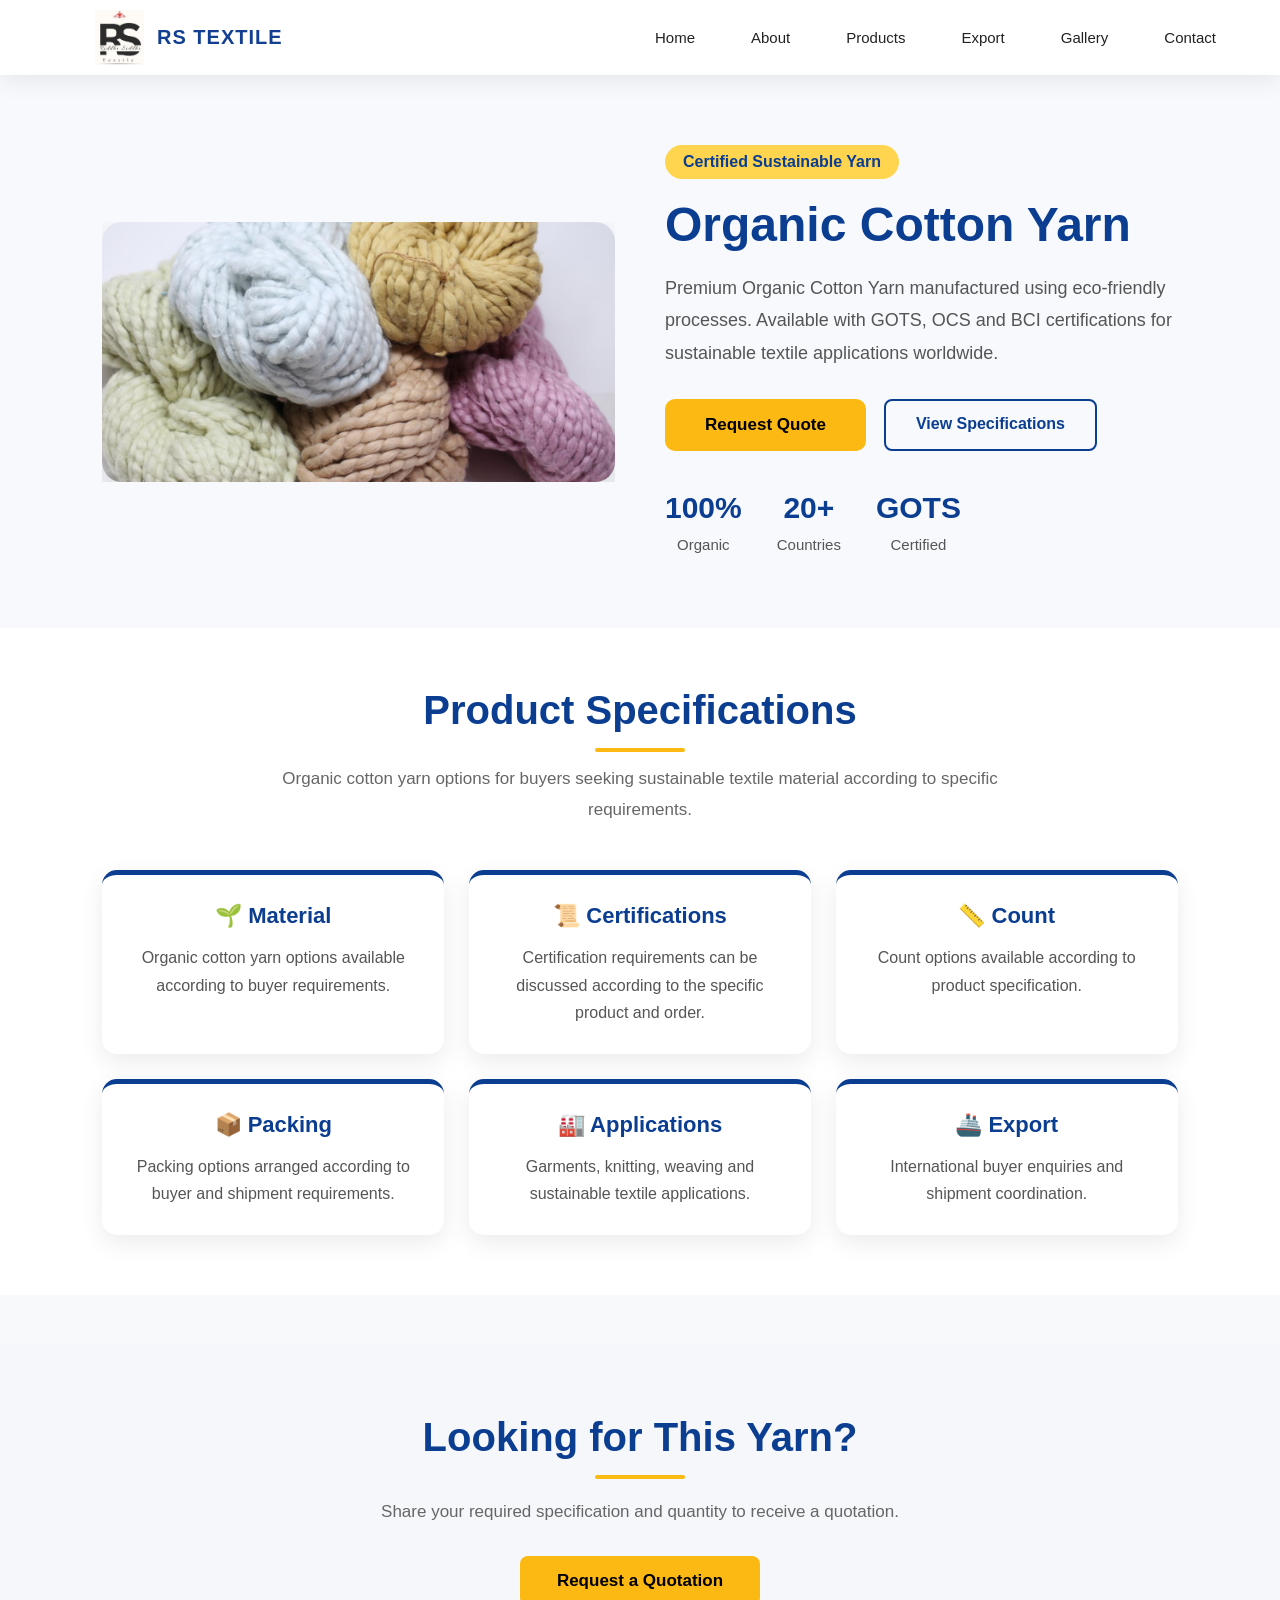
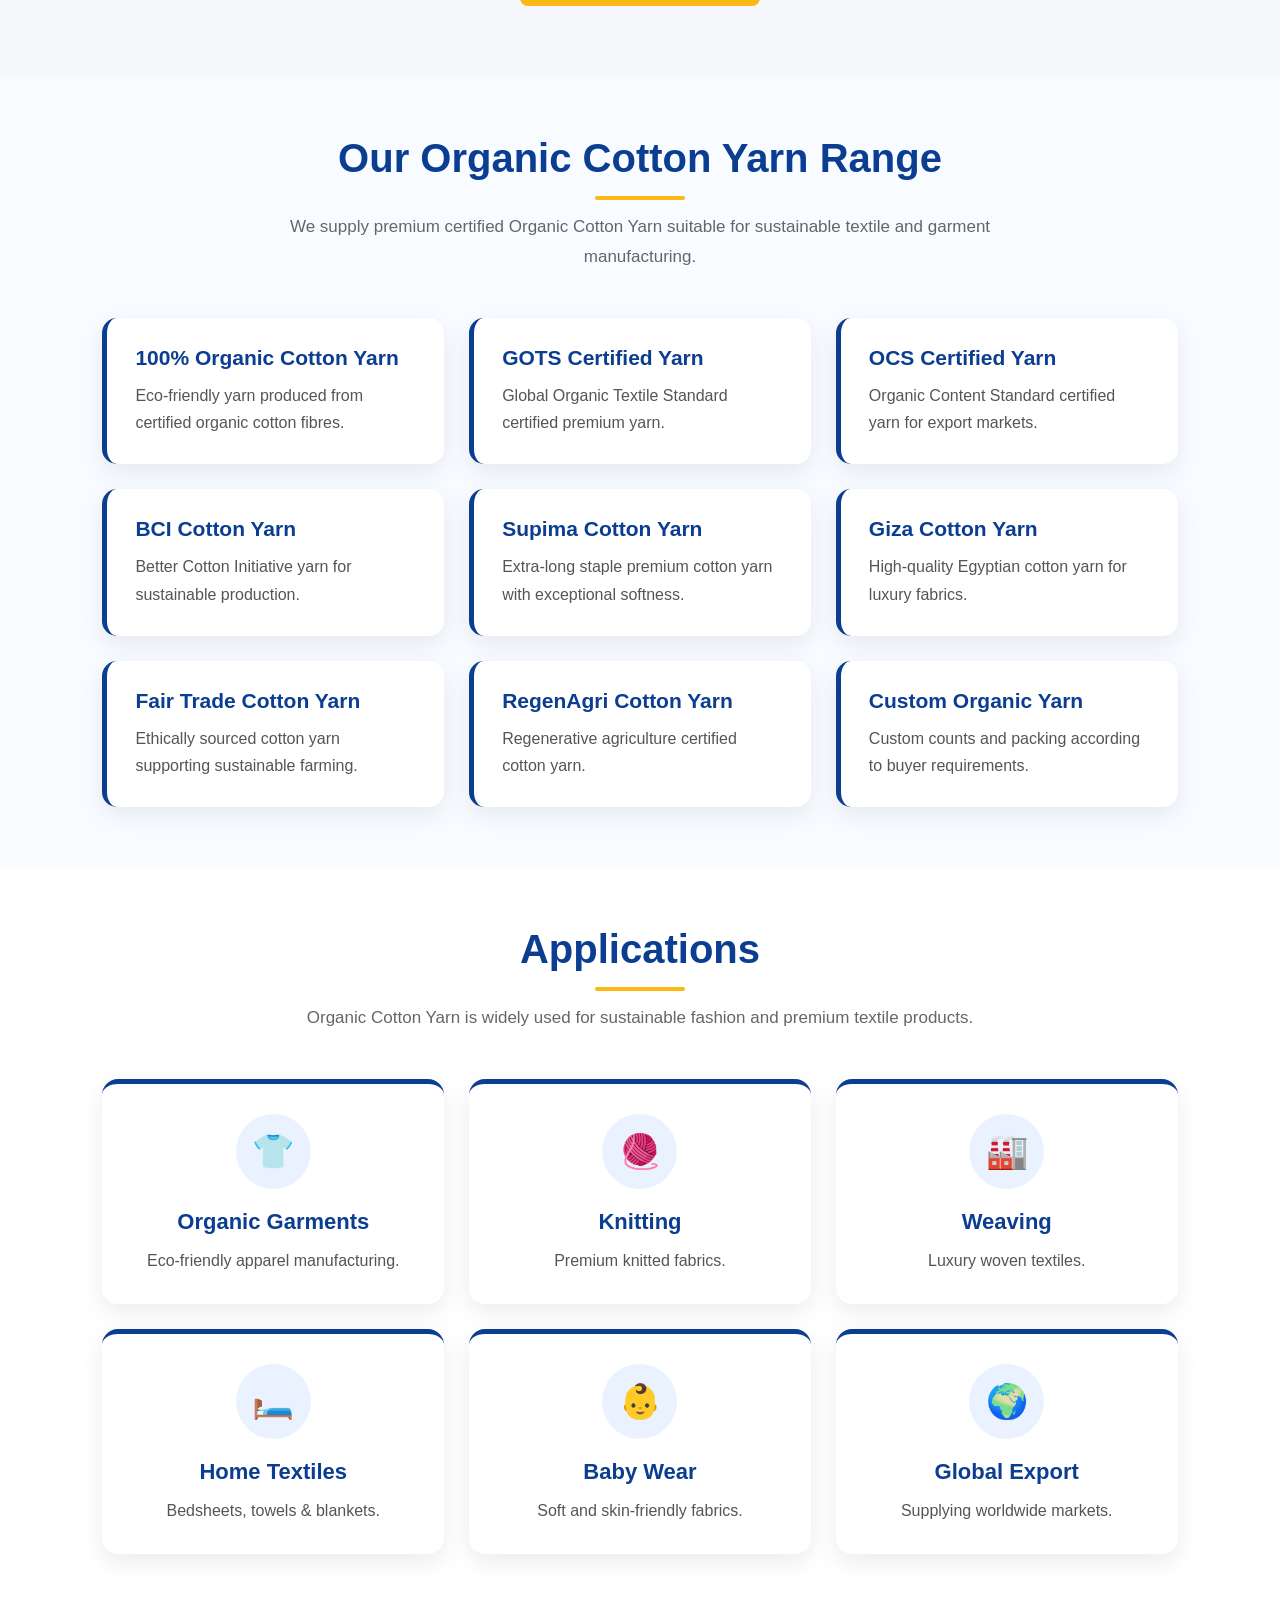
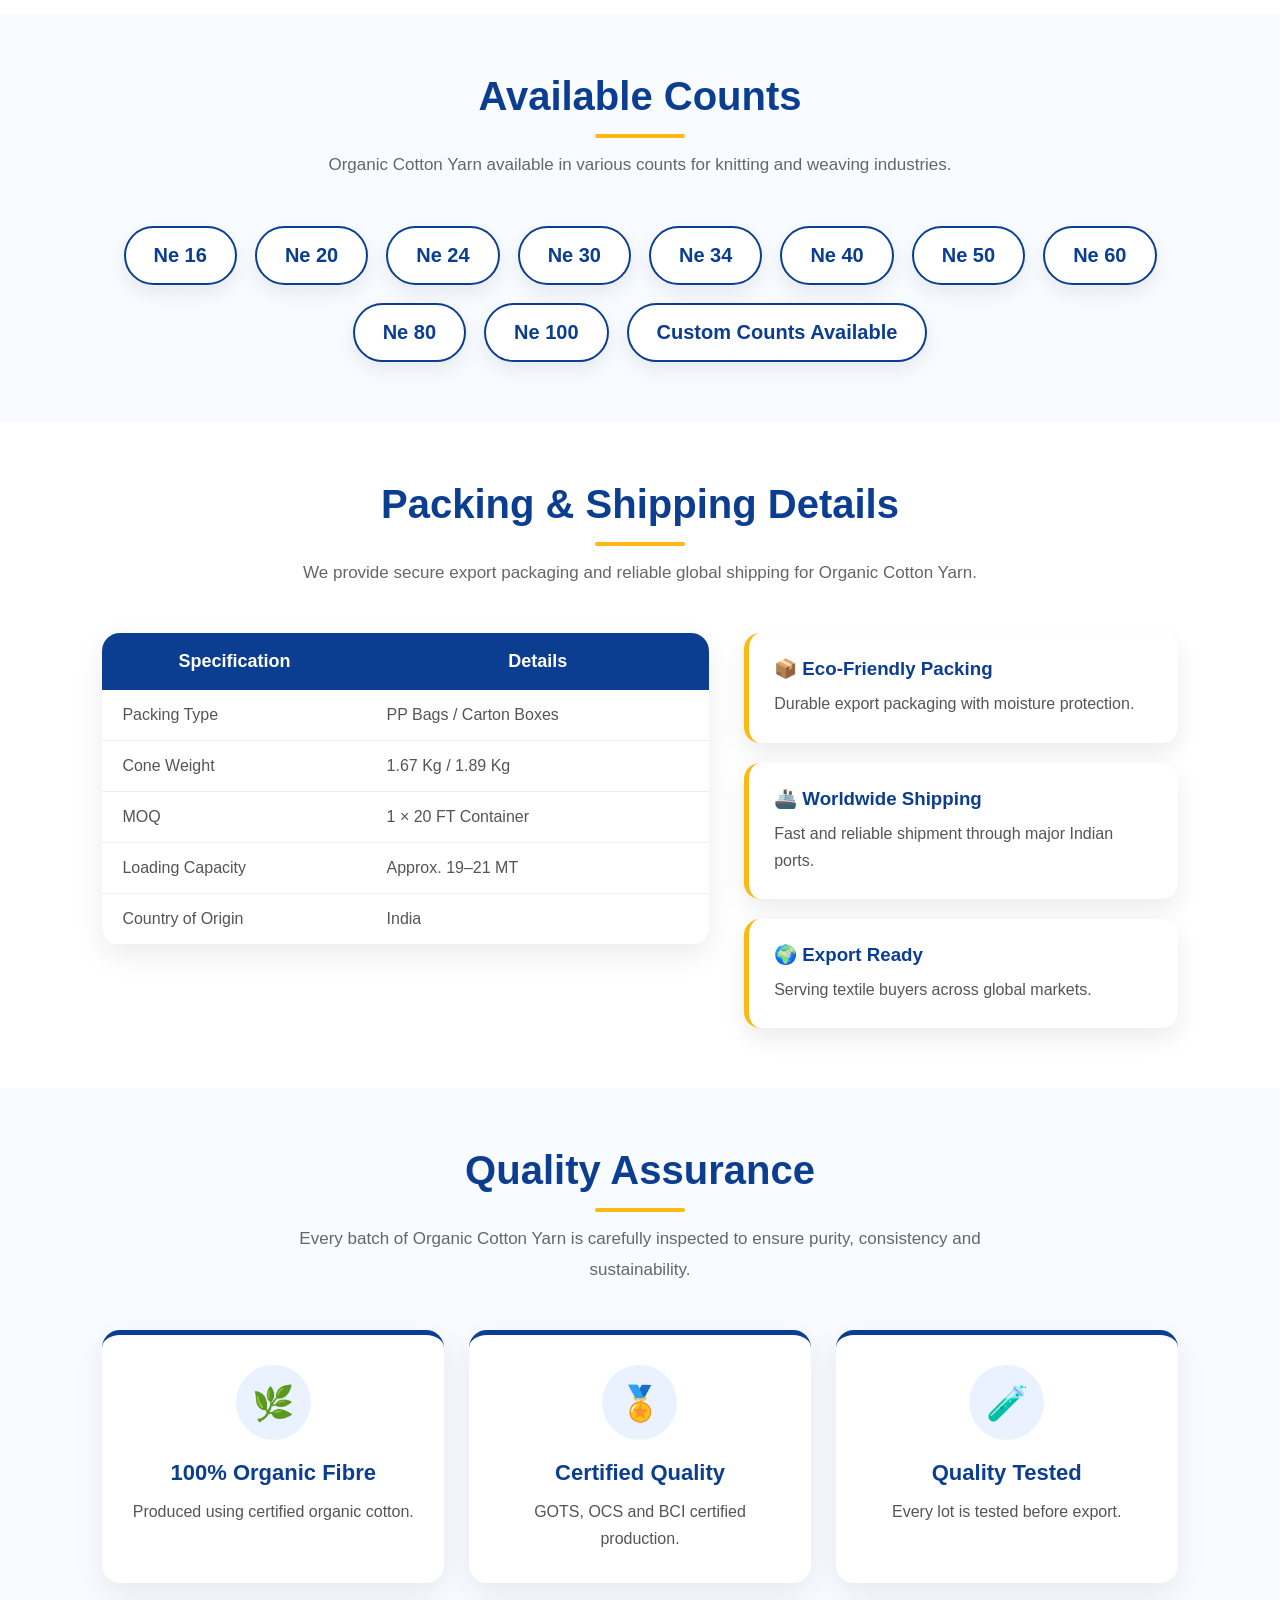
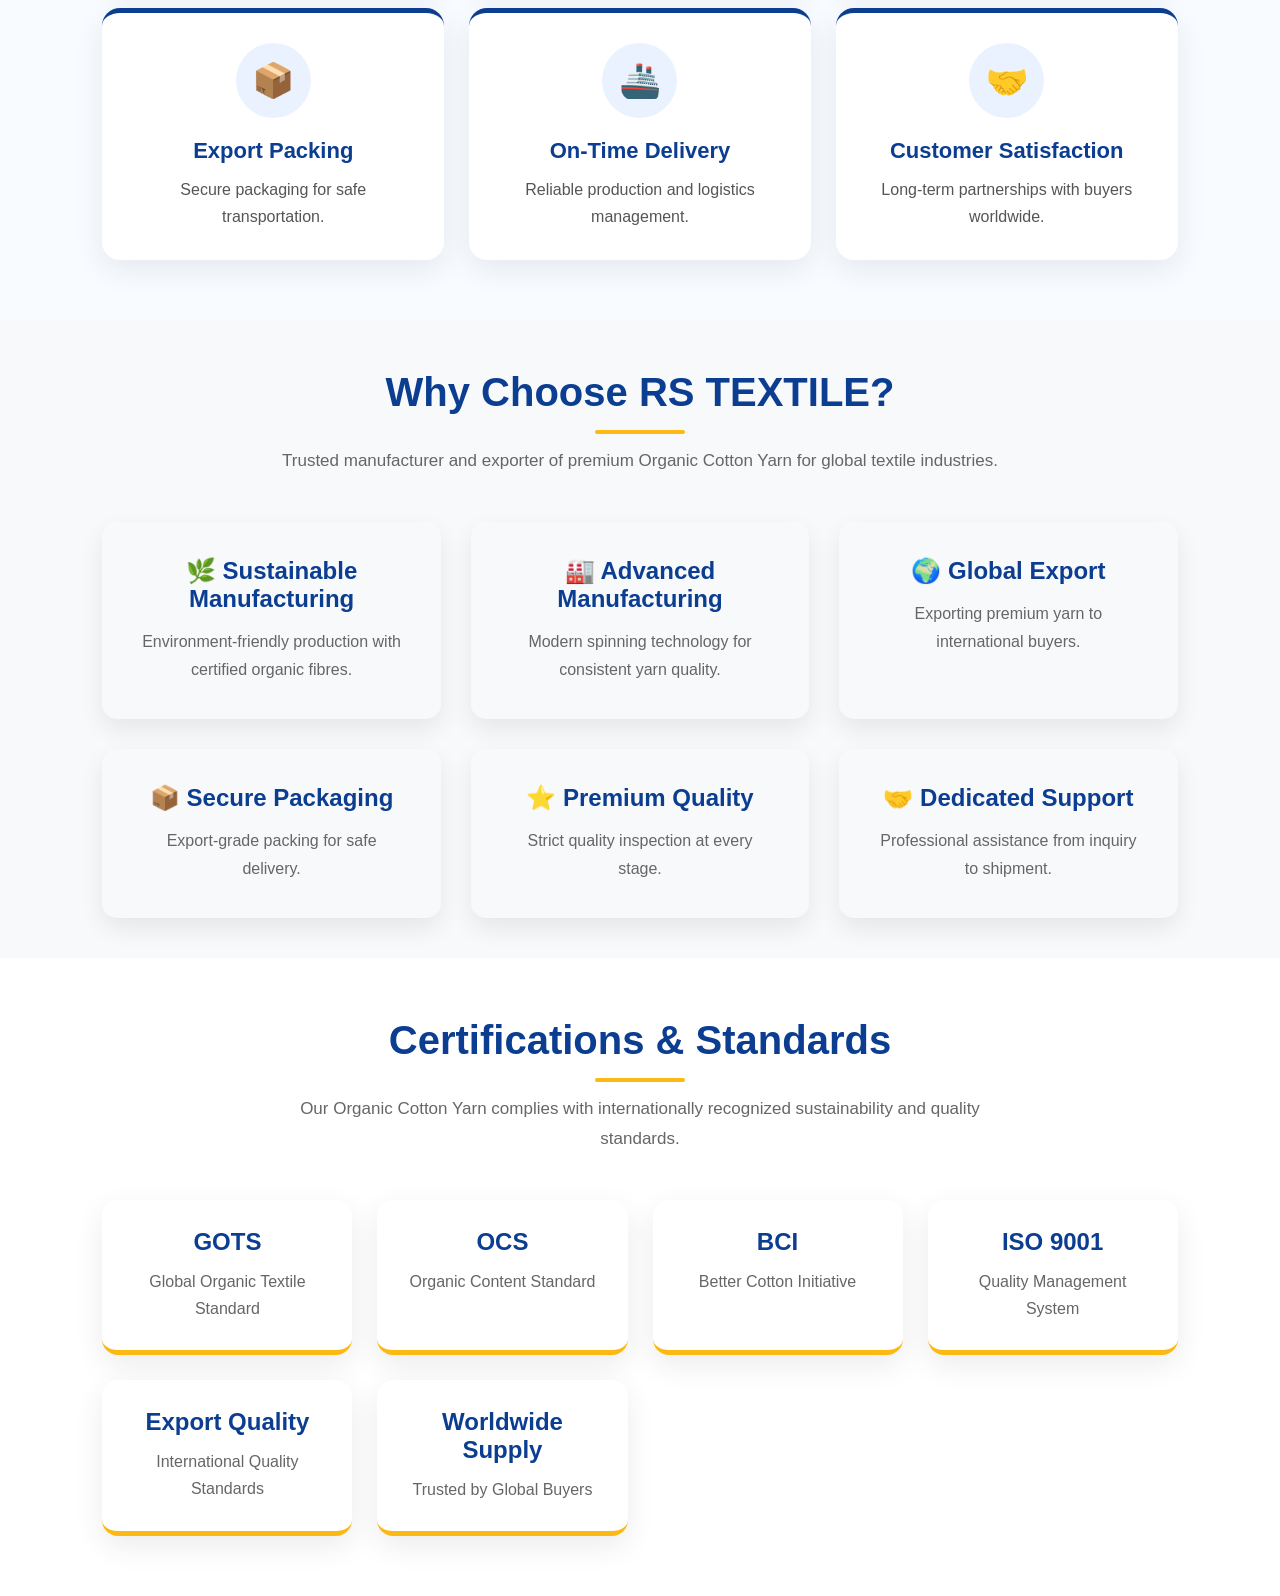
<file: RS-TEXTILE/organic-yarn.html>
<!DOCTYPE html>
<html>

<head>

          <meta charset="UTF-8">

          <meta name="viewport" content="width=device-width, initial-scale=1.0">

          <title>Organic Yarn | Organic Cotton Yarn | RS Textile</title>

          <meta name="description"
                    content="Organic cotton yarn sourcing and export options for international buyers seeking yarn for sustainable textile applications.">

          <link rel="stylesheet" href="style.css">

          <link rel="icon" href="images/RS-TEXTILE_LOGO.jpeg">

</head>

<body>
          <!-- <nav class="navbar">

                    <div class="logo">
                              <a href="index.html">
                                        <img src="images/RS-TEXTILE_LOGO.jpeg" alt="RS Textile">
                                        <span>RS TEXTILE</span>
                              </a>
                    </div>

                    <button class="menu-toggle" id="menuToggle"
                              onclick="document.getElementById('navMenu').classList.toggle('active')">
                              ☰
                    </button>

                    <div class="nav-menu" id="navMenu">

                              <a href="index.html">Home</a>

                              <a href="about.html">About</a>

                              <div class="dropdown">
                                        <a href="products.html">Products ▼</a>

                                        <div class="dropdown-content">
                                                  <a href="cotton-yarn.html">100% Cotton Yarn</a>
                                                  <a href="polyester-yarn.html">Polyester Yarn</a>
                                                  <a href="blended-yarn.html">Blended Yarn</a>
                                                  <a href="dyed-yarn.html">Dyed Yarn</a>
                                                  <a href="organic-yarn.html">Organic Cotton Yarn</a>
                                                  <a href="fancy-yarn.html">Fancy Yarn</a>
                                        </div>
                              </div>

                              <a href="export.html">Export</a>

                              <a href="gallery.html">Gallery</a>

                              <a href="contact.html">Contact</a>

                    </div>

          </nav> -->

          <nav class="navbar">

                    <div class="logo">
                              <a href="index.html">
                                        <img src="images/RS-TEXTILE_LOGO.jpeg" alt="RS Textile">
                                        <span>RS TEXTILE</span>
                              </a>
                    </div>

                    <div class="nav-menu">
                              <a href="index.html">Home</a>
                              <a href="about.html">About</a>
                              <a href="products.html">Products</a>
                              <a href="export.html">Export</a>
                              <a href="gallery.html">Gallery</a>
                              <a href="contact.html">Contact</a>
                    </div>

          </nav>

          <section class="product-hero">

                    <div class="product-image">

                              <img src="images/organic-yarn.jpg" alt="Organic Cotton Yarn">

                    </div>

                    <div class="product-info">

                              <span class="product-tag">

                                        Certified Sustainable Yarn

                              </span>

                              <h1>Organic Cotton Yarn</h1>

                              <p>

                                        Premium Organic Cotton Yarn manufactured using
                                        eco-friendly processes. Available with GOTS,
                                        OCS and BCI certifications for sustainable
                                        textile applications worldwide.

                              </p>

                              <div class="hero-buttons">

                                        <a href="contact.html" class="btn">

                                                  Request Quote

                                        </a>

                                        <a href="#specification" class="btn-outline">

                                                  View Specifications

                                        </a>

                              </div>

                              <div class="hero-stats">

                                        <div>

                                                  <h3>100%</h3>

                                                  <p>Organic</p>

                                        </div>

                                        <div>

                                                  <h3>20+</h3>

                                                  <p>Countries</p>

                                        </div>

                                        <div>

                                                  <h3>GOTS</h3>

                                                  <p>Certified</p>

                                        </div>

                              </div>

                    </div>

          </section>

          <section class="specification" id="specification">

                    <div class="section-title">

                              <h2>Product Specifications</h2>

                              <p>
                                        Organic cotton yarn options for buyers seeking
                                        sustainable textile material according to specific requirements.
                              </p>

                    </div>

                    <div class="spec-grid">

                              <div class="spec-card">
                                        <h3>🌱 Material</h3>
                                        <p>
                                                  Organic cotton yarn options available
                                                  according to buyer requirements.
                                        </p>
                              </div>

                              <div class="spec-card">
                                        <h3>📜 Certifications</h3>
                                        <p>
                                                  Certification requirements can be discussed
                                                  according to the specific product and order.
                                        </p>
                              </div>

                              <div class="spec-card">
                                        <h3>📏 Count</h3>
                                        <p>
                                                  Count options available according
                                                  to product specification.
                                        </p>
                              </div>

                              <div class="spec-card">
                                        <h3>📦 Packing</h3>
                                        <p>
                                                  Packing options arranged according
                                                  to buyer and shipment requirements.
                                        </p>
                              </div>

                              <div class="spec-card">
                                        <h3>🏭 Applications</h3>
                                        <p>
                                                  Garments, knitting, weaving and
                                                  sustainable textile applications.
                                        </p>
                              </div>

                              <div class="spec-card">
                                        <h3>🚢 Export</h3>
                                        <p>
                                                  International buyer enquiries
                                                  and shipment coordination.
                                        </p>
                              </div>

                    </div>

          </section>

          <section class="product-enquiry">

                    <div class="section-title">

                              <h2>Looking for This Yarn?</h2>

                              <p>
                                        Share your required specification and quantity
                                        to receive a quotation.
                              </p>

                              <a href="contact.html" class="btn">
                                        Request a Quotation
                              </a>

                    </div>

          </section>

          <section class="product-range">

                    <div class="section-title">

                              <h2>Our Organic Cotton Yarn Range</h2>

                              <p>

                                        We supply premium certified Organic Cotton
                                        Yarn suitable for sustainable textile and
                                        garment manufacturing.

                              </p>

                    </div>

                    <div class="range-grid">

                              <div class="range-card">

                                        <h3>100% Organic Cotton Yarn</h3>

                                        <p>

                                                  Eco-friendly yarn produced from
                                                  certified organic cotton fibres.

                                        </p>

                              </div>

                              <div class="range-card">

                                        <h3>GOTS Certified Yarn</h3>

                                        <p>

                                                  Global Organic Textile Standard
                                                  certified premium yarn.

                                        </p>

                              </div>

                              <div class="range-card">

                                        <h3>OCS Certified Yarn</h3>

                                        <p>

                                                  Organic Content Standard certified
                                                  yarn for export markets.

                                        </p>

                              </div>

                              <div class="range-card">

                                        <h3>BCI Cotton Yarn</h3>

                                        <p>

                                                  Better Cotton Initiative yarn
                                                  for sustainable production.

                                        </p>

                              </div>

                              <div class="range-card">

                                        <h3>Supima Cotton Yarn</h3>

                                        <p>

                                                  Extra-long staple premium cotton
                                                  yarn with exceptional softness.

                                        </p>

                              </div>

                              <div class="range-card">

                                        <h3>Giza Cotton Yarn</h3>

                                        <p>

                                                  High-quality Egyptian cotton
                                                  yarn for luxury fabrics.

                                        </p>

                              </div>

                              <div class="range-card">

                                        <h3>Fair Trade Cotton Yarn</h3>

                                        <p>

                                                  Ethically sourced cotton yarn
                                                  supporting sustainable farming.

                                        </p>

                              </div>

                              <div class="range-card">

                                        <h3>RegenAgri Cotton Yarn</h3>

                                        <p>

                                                  Regenerative agriculture certified
                                                  cotton yarn.

                                        </p>

                              </div>

                              <div class="range-card">

                                        <h3>Custom Organic Yarn</h3>

                                        <p>

                                                  Custom counts and packing
                                                  according to buyer requirements.

                                        </p>

                              </div>

                    </div>

          </section>

          <section class="applications">

                    <div class="section-title">

                              <h2>Applications</h2>

                              <p>

                                        Organic Cotton Yarn is widely used for
                                        sustainable fashion and premium textile products.

                              </p>

                    </div>

                    <div class="app-grid">

                              <div class="app-box">

                                        <div class="app-icon">👕</div>

                                        <h3>Organic Garments</h3>

                                        <p>Eco-friendly apparel manufacturing.</p>

                              </div>

                              <div class="app-box">

                                        <div class="app-icon">🧶</div>

                                        <h3>Knitting</h3>

                                        <p>Premium knitted fabrics.</p>

                              </div>

                              <div class="app-box">

                                        <div class="app-icon">🏭</div>

                                        <h3>Weaving</h3>

                                        <p>Luxury woven textiles.</p>

                              </div>

                              <div class="app-box">

                                        <div class="app-icon">🛏️</div>

                                        <h3>Home Textiles</h3>

                                        <p>Bedsheets, towels & blankets.</p>

                              </div>

                              <div class="app-box">

                                        <div class="app-icon">👶</div>

                                        <h3>Baby Wear</h3>

                                        <p>Soft and skin-friendly fabrics.</p>

                              </div>

                              <div class="app-box">

                                        <div class="app-icon">🌍</div>

                                        <h3>Global Export</h3>

                                        <p>Supplying worldwide markets.</p>

                              </div>

                    </div>

          </section>

          <section class="counts">

                    <div class="section-title">

                              <h2>Available Counts</h2>

                              <p>

                                        Organic Cotton Yarn available in various counts
                                        for knitting and weaving industries.

                              </p>

                    </div>

                    <div class="count-grid">

                              <div class="count-card">Ne 16</div>

                              <div class="count-card">Ne 20</div>

                              <div class="count-card">Ne 24</div>

                              <div class="count-card">Ne 30</div>

                              <div class="count-card">Ne 34</div>

                              <div class="count-card">Ne 40</div>

                              <div class="count-card">Ne 50</div>

                              <div class="count-card">Ne 60</div>

                              <div class="count-card">Ne 80</div>

                              <div class="count-card">Ne 100</div>

                              <div class="count-card">Custom Counts Available</div>

                    </div>

          </section>

          <section class="packing">

                    <div class="section-title">

                              <h2>Packing & Shipping Details</h2>

                              <p>

                                        We provide secure export packaging and
                                        reliable global shipping for Organic
                                        Cotton Yarn.

                              </p>

                    </div>

                    <div class="packing-grid">

                              <div class="packing-table">

                                        <table>

                                                  <tr>

                                                            <th>Specification</th>

                                                            <th>Details</th>

                                                  </tr>

                                                  <tr>

                                                            <td>Packing Type</td>

                                                            <td>PP Bags / Carton Boxes</td>

                                                  </tr>

                                                  <tr>

                                                            <td>Cone Weight</td>

                                                            <td>1.67 Kg / 1.89 Kg</td>

                                                  </tr>

                                                  <tr>

                                                            <td>MOQ</td>

                                                            <td>1 × 20 FT Container</td>

                                                  </tr>

                                                  <tr>

                                                            <td>Loading Capacity</td>

                                                            <td>Approx. 19–21 MT</td>

                                                  </tr>

                                                  <tr>

                                                            <td>Country of Origin</td>

                                                            <td>India</td>

                                                  </tr>

                                        </table>

                              </div>

                              <div class="packing-info">

                                        <div class="packing-card">

                                                  <h3>📦 Eco-Friendly Packing</h3>

                                                  <p>

                                                            Durable export packaging
                                                            with moisture protection.

                                                  </p>

                                        </div>

                                        <div class="packing-card">

                                                  <h3>🚢 Worldwide Shipping</h3>

                                                  <p>

                                                            Fast and reliable shipment
                                                            through major Indian ports.

                                                  </p>

                                        </div>

                                        <div class="packing-card">

                                                  <h3>🌍 Export Ready</h3>

                                                  <p>

                                                            Serving textile buyers
                                                            across global markets.

                                                  </p>

                                        </div>

                              </div>

                    </div>

          </section>

          <section class="quality">

                    <div class="section-title">

                              <h2>Quality Assurance</h2>

                              <p>

                                        Every batch of Organic Cotton Yarn is
                                        carefully inspected to ensure purity,
                                        consistency and sustainability.

                              </p>

                    </div>

                    <div class="quality-grid">

                              <div class="quality-card">

                                        <div class="quality-icon">🌿</div>

                                        <h3>100% Organic Fibre</h3>

                                        <p>

                                                  Produced using certified
                                                  organic cotton.

                                        </p>

                              </div>

                              <div class="quality-card">

                                        <div class="quality-icon">🏅</div>

                                        <h3>Certified Quality</h3>

                                        <p>

                                                  GOTS, OCS and BCI certified
                                                  production.

                                        </p>

                              </div>

                              <div class="quality-card">

                                        <div class="quality-icon">🧪</div>

                                        <h3>Quality Tested</h3>

                                        <p>

                                                  Every lot is tested before export.

                                        </p>

                              </div>

                              <div class="quality-card">

                                        <div class="quality-icon">📦</div>

                                        <h3>Export Packing</h3>

                                        <p>

                                                  Secure packaging for safe
                                                  transportation.

                                        </p>

                              </div>

                              <div class="quality-card">

                                        <div class="quality-icon">🚢</div>

                                        <h3>On-Time Delivery</h3>

                                        <p>

                                                  Reliable production and
                                                  logistics management.

                                        </p>

                              </div>

                              <div class="quality-card">

                                        <div class="quality-icon">🤝</div>

                                        <h3>Customer Satisfaction</h3>

                                        <p>

                                                  Long-term partnerships with
                                                  buyers worldwide.

                                        </p>

                              </div>

                    </div>

          </section>

          <section class="why-us">

                    <div class="section-title">

                              <h2>Why Choose RS TEXTILE?</h2>

                              <p>

                                        Trusted manufacturer and exporter of
                                        premium Organic Cotton Yarn for global
                                        textile industries.

                              </p>

                    </div>

                    <div class="why-grid">

                              <div class="why-card">

                                        <h3>🌿 Sustainable Manufacturing</h3>

                                        <p>

                                                  Environment-friendly production
                                                  with certified organic fibres.

                                        </p>

                              </div>

                              <div class="why-card">

                                        <h3>🏭 Advanced Manufacturing</h3>

                                        <p>

                                                  Modern spinning technology for
                                                  consistent yarn quality.

                                        </p>

                              </div>

                              <div class="why-card">

                                        <h3>🌍 Global Export</h3>

                                        <p>

                                                  Exporting premium yarn to
                                                  international buyers.

                                        </p>

                              </div>

                              <div class="why-card">

                                        <h3>📦 Secure Packaging</h3>

                                        <p>

                                                  Export-grade packing for
                                                  safe delivery.

                                        </p>

                              </div>

                              <div class="why-card">

                                        <h3>⭐ Premium Quality</h3>

                                        <p>

                                                  Strict quality inspection at
                                                  every stage.

                                        </p>

                              </div>

                              <div class="why-card">

                                        <h3>🤝 Dedicated Support</h3>

                                        <p>

                                                  Professional assistance from
                                                  inquiry to shipment.

                                        </p>

                              </div>

                    </div>

          </section>

          <section class="certifications">

                    <div class="section-title">

                              <h2>Certifications & Standards</h2>

                              <p>

                                        Our Organic Cotton Yarn complies with
                                        internationally recognized sustainability
                                        and quality standards.

                              </p>

                    </div>

                    <div class="certificate-grid">

                              <div class="certificate-card">

                                        <h3>GOTS</h3>

                                        <p>Global Organic Textile Standard</p>

                              </div>

                              <div class="certificate-card">

                                        <h3>OCS</h3>

                                        <p>Organic Content Standard</p>

                              </div>

                              <div class="certificate-card">

                                        <h3>BCI</h3>

                                        <p>Better Cotton Initiative</p>

                              </div>

                              <div class="certificate-card">

                                        <h3>ISO 9001</h3>

                                        <p>Quality Management System</p>

                              </div>

                              <div class="certificate-card">

                                        <h3>Export Quality</h3>

                                        <p>International Quality Standards</p>

                              </div>

                              <div class="certificate-card">

                                        <h3>Worldwide Supply</h3>

                                        <p>Trusted by Global Buyers</p>

                              </div>

                    </div>

          </section>


          <script>

                    document.addEventListener("DOMContentLoaded", function () {

                              const menuToggle = document.getElementById("menuToggle");
                              const navMenu = document.getElementById("navMenu");

                              if (menuToggle && navMenu) {

                                        menuToggle.addEventListener("click", function () {

                                                  navMenu.classList.toggle("active");

                                        });

                                        const navLinks = navMenu.querySelectorAll("a");

                                        navLinks.forEach(function (link) {

                                                  link.addEventListener("click", function () {
                                                            navMenu.classList.remove("active");
                                                  });

                                        });

                              }

                    });

          </script>


</body>

</html>
</file>
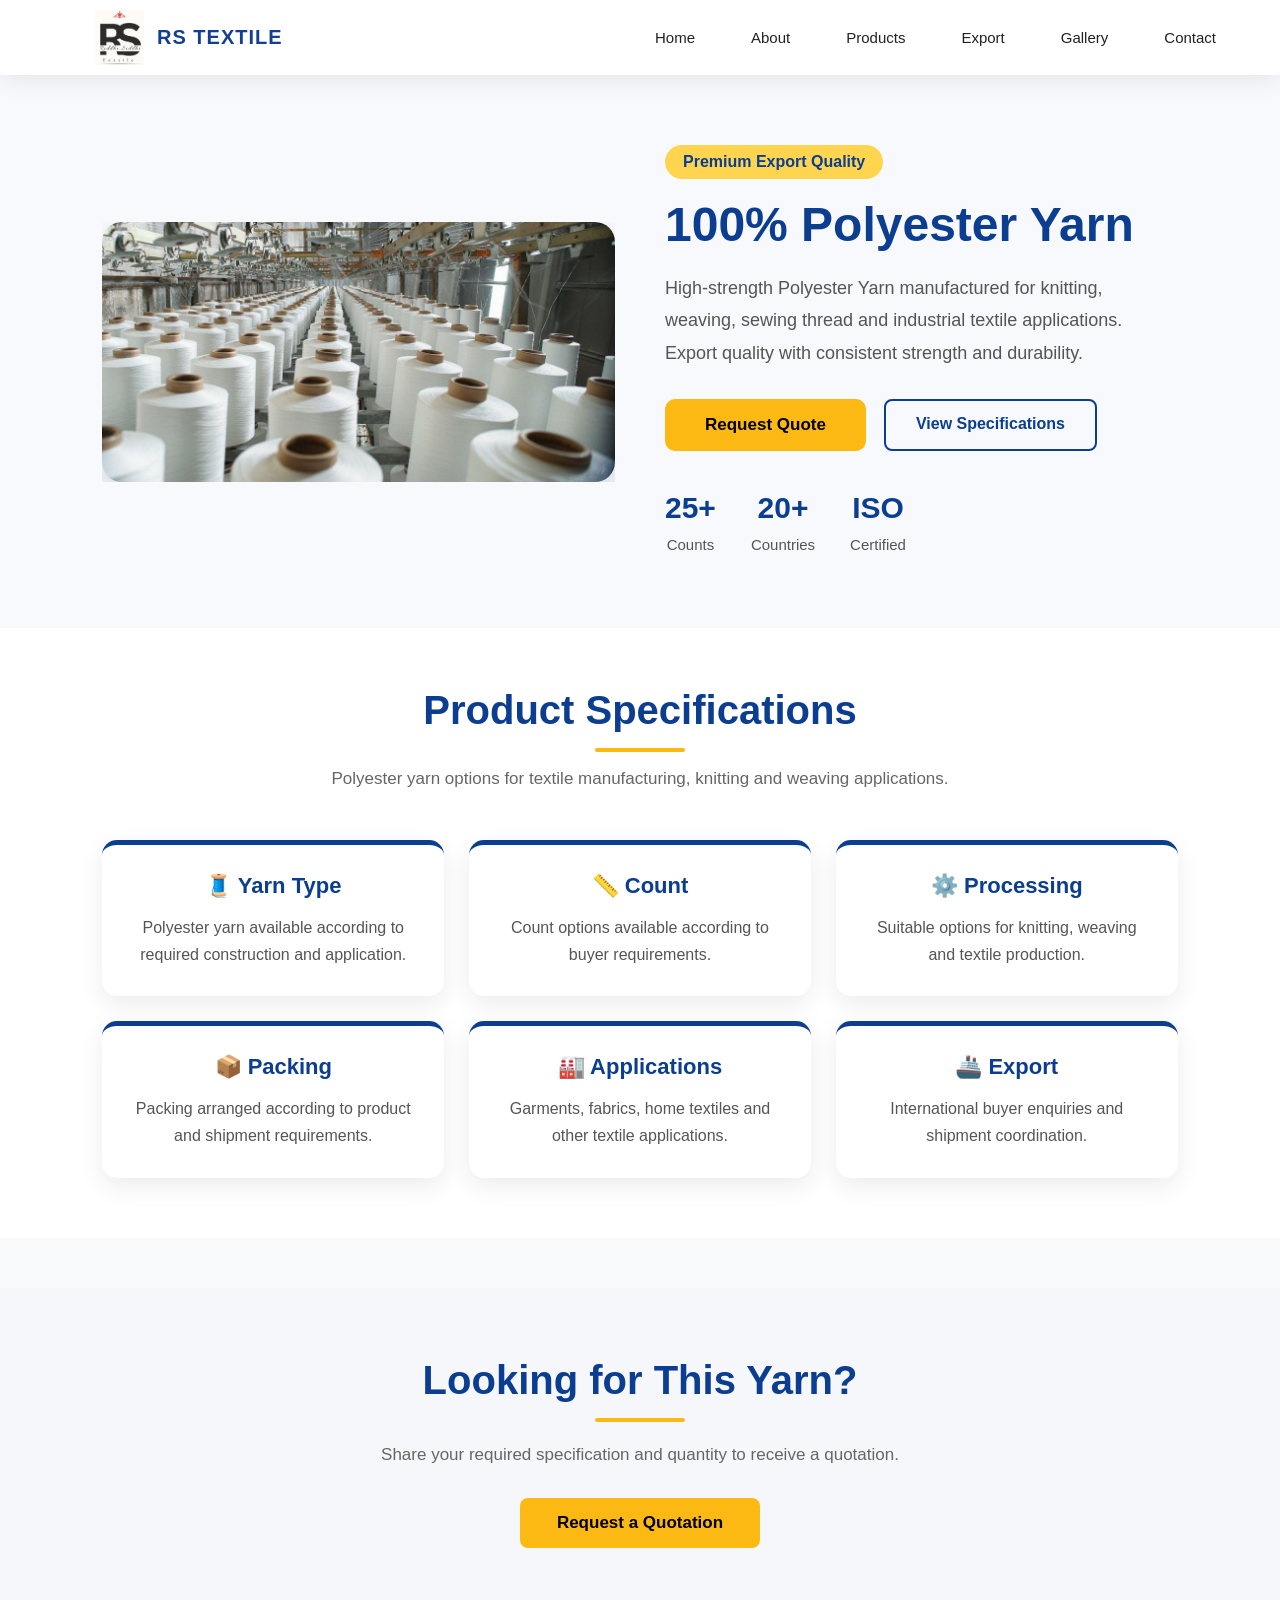
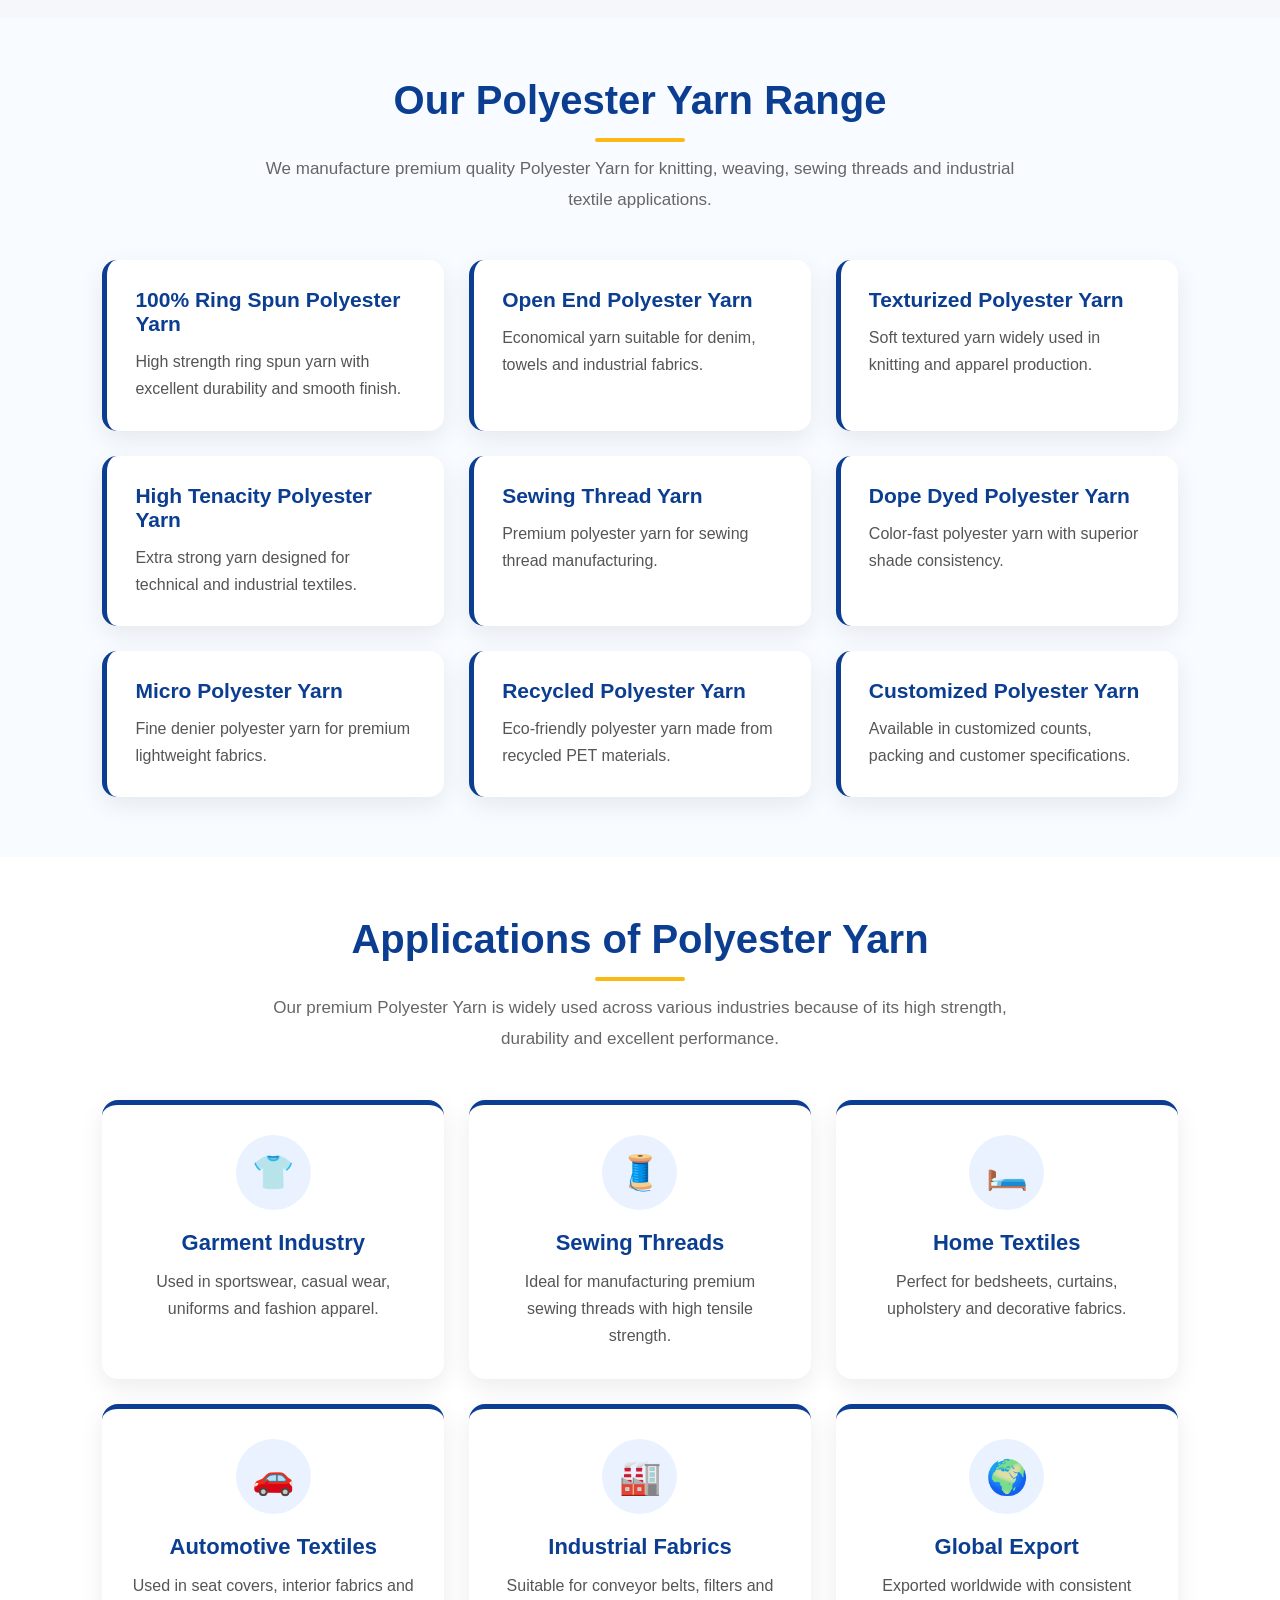
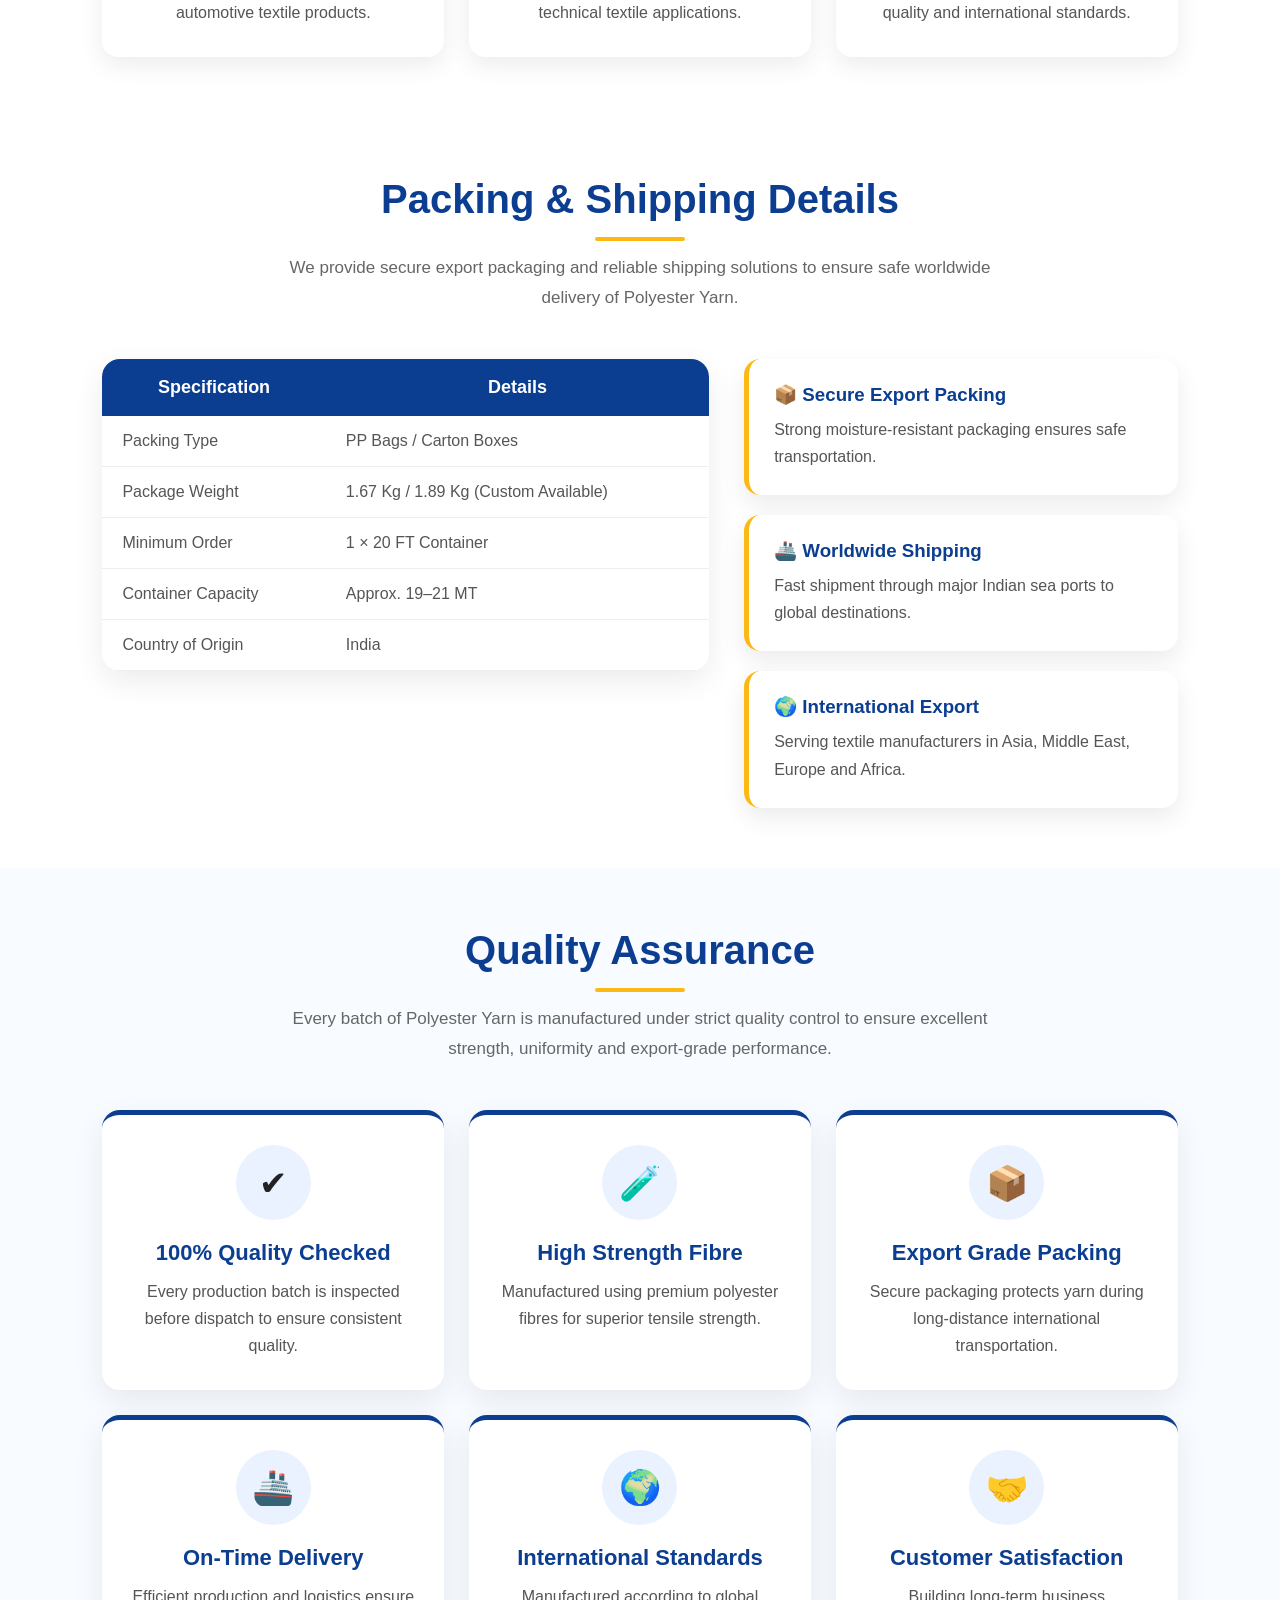
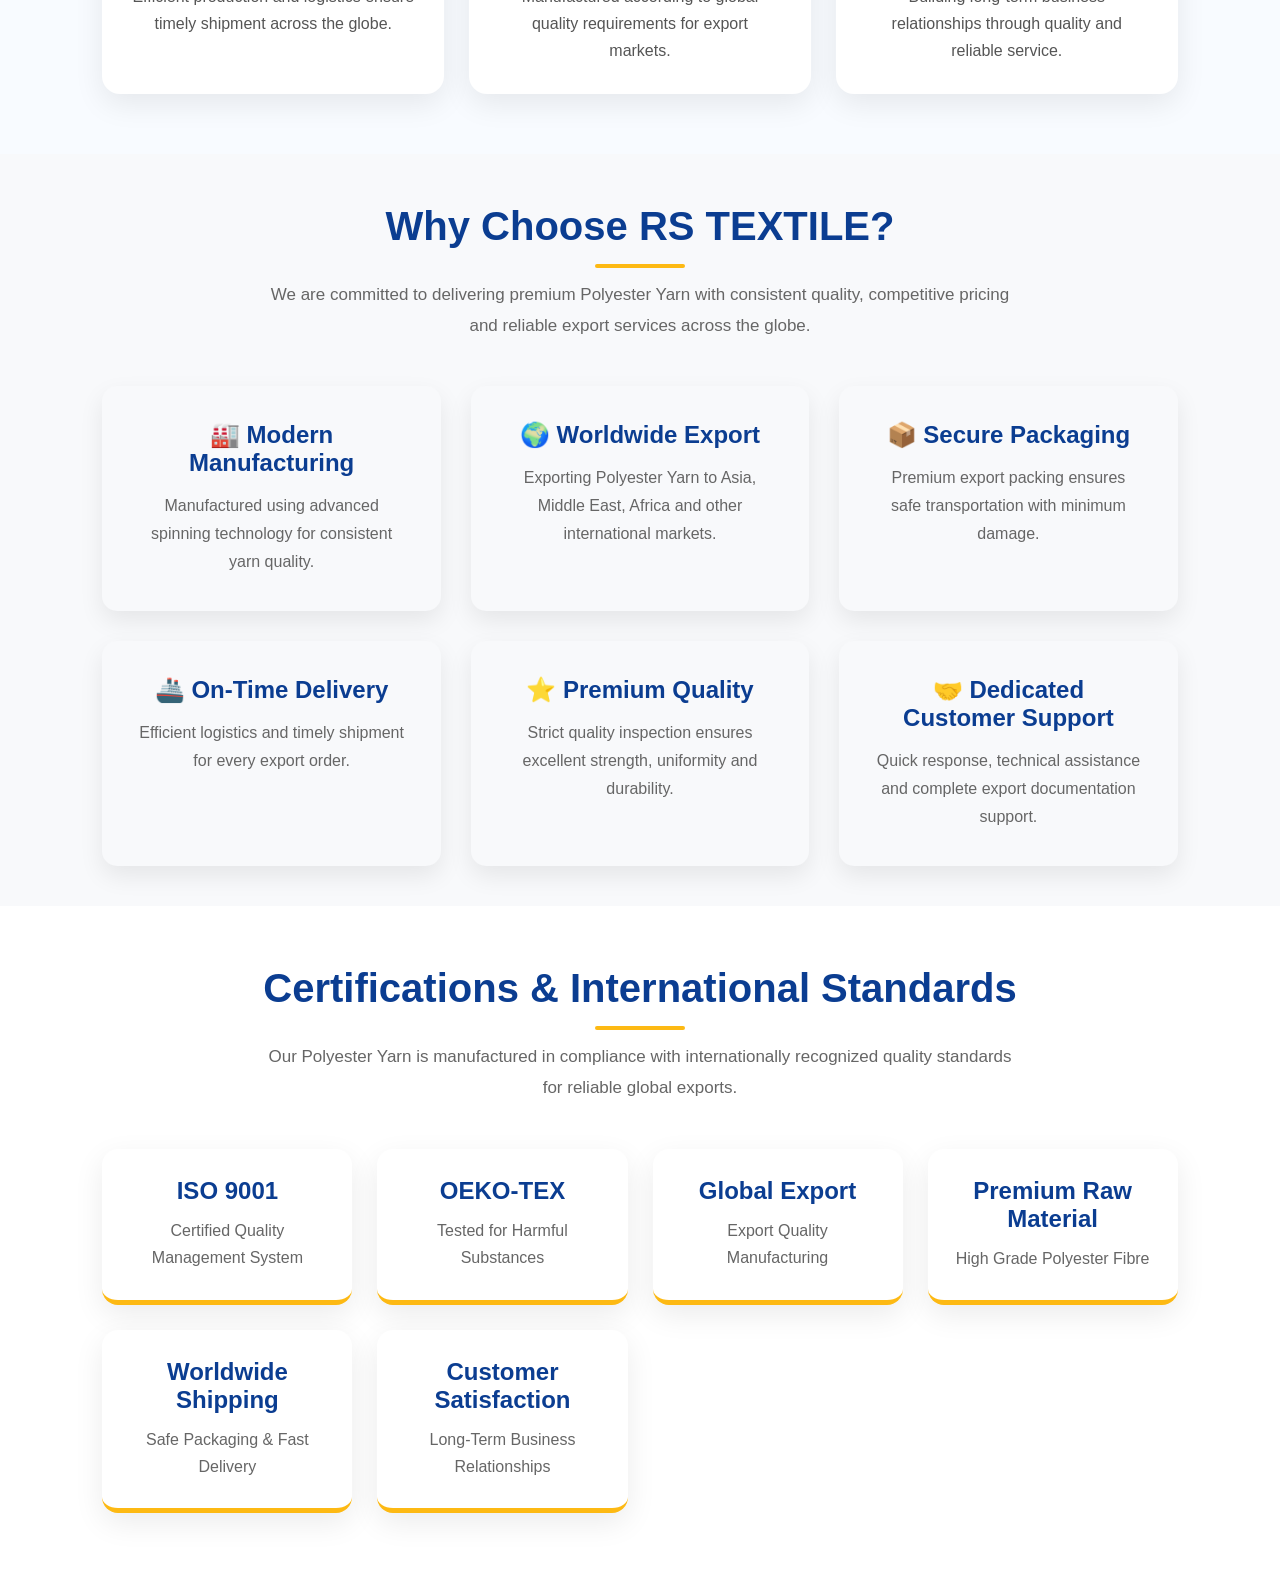
<file: RS-TEXTILE/polyester-yarn.html>
<!DOCTYPE html>
<html>

<head>

          <meta charset="UTF-8">

          <meta name="viewport" content="width=device-width, initial-scale=1.0">

          <title>Polyester Yarn | Polyester Yarn Supplier & Exporter | RS Textile</title>

          <meta name="description"
                    content="Polyester yarn options for knitting, weaving, garments, fabrics and other textile manufacturing applications.">

          <link rel="stylesheet" href="style.css">

          <link rel="icon" href="images/RS-TEXTILE_LOGO.jpeg">

</head>

<body>
          <!-- <nav class="navbar">

                    <div class="logo">
                              <a href="index.html">
                                        <img src="images/RS-TEXTILE_LOGO.jpeg" alt="RS Textile">
                                        <span>RS TEXTILE</span>
                              </a>
                    </div>

                    <button class="menu-toggle" id="menuToggle"
                              onclick="document.getElementById('navMenu').classList.toggle('active')">
                              ☰
                    </button>

                    <div class="nav-menu" id="navMenu">

                              <a href="index.html">Home</a>

                              <a href="about.html">About</a>

                              <div class="dropdown">
                                        <a href="products.html">Products ▼</a>

                                        <div class="dropdown-content">
                                                  <a href="cotton-yarn.html">100% Cotton Yarn</a>
                                                  <a href="polyester-yarn.html">Polyester Yarn</a>
                                                  <a href="blended-yarn.html">Blended Yarn</a>
                                                  <a href="dyed-yarn.html">Dyed Yarn</a>
                                                  <a href="organic-yarn.html">Organic Cotton Yarn</a>
                                                  <a href="fancy-yarn.html">Fancy Yarn</a>
                                        </div>
                              </div>

                              <a href="export.html">Export</a>

                              <a href="gallery.html">Gallery</a>

                              <a href="contact.html">Contact</a>

                    </div>

          </nav> -->

          <nav class="navbar">

                    <div class="logo">
                              <a href="index.html">
                                        <img src="images/RS-TEXTILE_LOGO.jpeg" alt="RS Textile">
                                        <span>RS TEXTILE</span>
                              </a>
                    </div>

                    <div class="nav-menu">
                              <a href="index.html">Home</a>
                              <a href="about.html">About</a>
                              <a href="products.html">Products</a>
                              <a href="export.html">Export</a>
                              <a href="gallery.html">Gallery</a>
                              <a href="contact.html">Contact</a>
                    </div>

          </nav>

          <section class="product-hero">

                    <div class="product-image">

                              <img src="images/polyester-yarn.jfif" alt="Polyester Yarn">

                    </div>

                    <div class="product-info">

                              <span class="product-tag">

                                        Premium Export Quality

                              </span>

                              <h1>100% Polyester Yarn</h1>

                              <p>

                                        High-strength Polyester Yarn manufactured for knitting,
                                        weaving, sewing thread and industrial textile applications.
                                        Export quality with consistent strength and durability.

                              </p>

                              <div class="hero-buttons">

                                        <a href="contact.html" class="btn">

                                                  Request Quote

                                        </a>

                                        <a href="#specification" class="btn-outline">

                                                  View Specifications

                                        </a>

                              </div>

                              <div class="hero-stats">

                                        <div>

                                                  <h3>25+</h3>

                                                  <p>Counts</p>

                                        </div>

                                        <div>

                                                  <h3>20+</h3>

                                                  <p>Countries</p>

                                        </div>

                                        <div>

                                                  <h3>ISO</h3>

                                                  <p>Certified</p>

                                        </div>

                              </div>

                    </div>

          </section>

          <section class="specification" id="specification">

                    <div class="section-title">

                              <h2>Product Specifications</h2>

                              <p>
                                        Polyester yarn options for textile manufacturing,
                                        knitting and weaving applications.
                              </p>

                    </div>

                    <div class="spec-grid">

                              <div class="spec-card">
                                        <h3>🧵 Yarn Type</h3>
                                        <p>
                                                  Polyester yarn available according
                                                  to required construction and application.
                                        </p>
                              </div>

                              <div class="spec-card">
                                        <h3>📏 Count</h3>
                                        <p>
                                                  Count options available according
                                                  to buyer requirements.
                                        </p>
                              </div>

                              <div class="spec-card">
                                        <h3>⚙️ Processing</h3>
                                        <p>
                                                  Suitable options for knitting,
                                                  weaving and textile production.
                                        </p>
                              </div>

                              <div class="spec-card">
                                        <h3>📦 Packing</h3>
                                        <p>
                                                  Packing arranged according to
                                                  product and shipment requirements.
                                        </p>
                              </div>

                              <div class="spec-card">
                                        <h3>🏭 Applications</h3>
                                        <p>
                                                  Garments, fabrics, home textiles
                                                  and other textile applications.
                                        </p>
                              </div>

                              <div class="spec-card">
                                        <h3>🚢 Export</h3>
                                        <p>
                                                  International buyer enquiries
                                                  and shipment coordination.
                                        </p>
                              </div>

                    </div>

          </section>

          <section class="product-enquiry">

                    <div class="section-title">

                              <h2>Looking for This Yarn?</h2>

                              <p>
                                        Share your required specification and quantity
                                        to receive a quotation.
                              </p>

                              <a href="contact.html" class="btn">
                                        Request a Quotation
                              </a>

                    </div>

          </section>

          <section class="product-range">

                    <div class="section-title">

                              <h2>Our Polyester Yarn Range</h2>

                              <p>

                                        We manufacture premium quality Polyester Yarn
                                        for knitting, weaving, sewing threads and
                                        industrial textile applications.

                              </p>

                    </div>

                    <div class="range-grid">

                              <div class="range-card">

                                        <h3>100% Ring Spun Polyester Yarn</h3>

                                        <p>
                                                  High strength ring spun yarn with excellent
                                                  durability and smooth finish.
                                        </p>

                              </div>

                              <div class="range-card">

                                        <h3>Open End Polyester Yarn</h3>

                                        <p>
                                                  Economical yarn suitable for denim,
                                                  towels and industrial fabrics.
                                        </p>

                              </div>

                              <div class="range-card">

                                        <h3>Texturized Polyester Yarn</h3>

                                        <p>
                                                  Soft textured yarn widely used
                                                  in knitting and apparel production.
                                        </p>

                              </div>

                              <div class="range-card">

                                        <h3>High Tenacity Polyester Yarn</h3>

                                        <p>
                                                  Extra strong yarn designed for
                                                  technical and industrial textiles.
                                        </p>

                              </div>

                              <div class="range-card">

                                        <h3>Sewing Thread Yarn</h3>

                                        <p>
                                                  Premium polyester yarn for
                                                  sewing thread manufacturing.
                                        </p>

                              </div>

                              <div class="range-card">

                                        <h3>Dope Dyed Polyester Yarn</h3>

                                        <p>
                                                  Color-fast polyester yarn with
                                                  superior shade consistency.
                                        </p>

                              </div>

                              <div class="range-card">

                                        <h3>Micro Polyester Yarn</h3>

                                        <p>
                                                  Fine denier polyester yarn
                                                  for premium lightweight fabrics.
                                        </p>

                              </div>

                              <div class="range-card">

                                        <h3>Recycled Polyester Yarn</h3>

                                        <p>
                                                  Eco-friendly polyester yarn made
                                                  from recycled PET materials.
                                        </p>

                              </div>

                              <div class="range-card">

                                        <h3>Customized Polyester Yarn</h3>

                                        <p>
                                                  Available in customized counts,
                                                  packing and customer specifications.
                                        </p>

                              </div>

                    </div>

          </section>

          <section class="applications">

                    <div class="section-title">

                              <h2>Applications of Polyester Yarn</h2>

                              <p>

                                        Our premium Polyester Yarn is widely used across
                                        various industries because of its high strength,
                                        durability and excellent performance.

                              </p>

                    </div>

                    <div class="app-grid">

                              <div class="app-box">

                                        <div class="app-icon">👕</div>

                                        <h3>Garment Industry</h3>

                                        <p>

                                                  Used in sportswear, casual wear,
                                                  uniforms and fashion apparel.

                                        </p>

                              </div>

                              <div class="app-box">

                                        <div class="app-icon">🧵</div>

                                        <h3>Sewing Threads</h3>

                                        <p>

                                                  Ideal for manufacturing premium
                                                  sewing threads with high tensile strength.

                                        </p>

                              </div>

                              <div class="app-box">

                                        <div class="app-icon">🛏️</div>

                                        <h3>Home Textiles</h3>

                                        <p>

                                                  Perfect for bedsheets, curtains,
                                                  upholstery and decorative fabrics.

                                        </p>

                              </div>

                              <div class="app-box">

                                        <div class="app-icon">🚗</div>

                                        <h3>Automotive Textiles</h3>

                                        <p>

                                                  Used in seat covers, interior fabrics
                                                  and automotive textile products.

                                        </p>

                              </div>

                              <div class="app-box">

                                        <div class="app-icon">🏭</div>

                                        <h3>Industrial Fabrics</h3>

                                        <p>

                                                  Suitable for conveyor belts,
                                                  filters and technical textile applications.

                                        </p>

                              </div>

                              <div class="app-box">

                                        <div class="app-icon">🌍</div>

                                        <h3>Global Export</h3>

                                        <p>

                                                  Exported worldwide with consistent
                                                  quality and international standards.

                                        </p>

                              </div>

                    </div>

          </section>



          <section class="packing">

                    <div class="section-title">

                              <h2>Packing & Shipping Details</h2>

                              <p>

                                        We provide secure export packaging and reliable
                                        shipping solutions to ensure safe worldwide delivery
                                        of Polyester Yarn.

                              </p>

                    </div>

                    <div class="packing-grid">

                              <div class="packing-table">

                                        <table>

                                                  <tr>

                                                            <th>Specification</th>

                                                            <th>Details</th>

                                                  </tr>

                                                  <tr>

                                                            <td>Packing Type</td>

                                                            <td>PP Bags / Carton Boxes</td>

                                                  </tr>

                                                  <tr>

                                                            <td>Package Weight</td>

                                                            <td>1.67 Kg / 1.89 Kg (Custom Available)</td>

                                                  </tr>

                                                  <tr>

                                                            <td>Minimum Order</td>

                                                            <td>1 × 20 FT Container</td>

                                                  </tr>

                                                  <tr>

                                                            <td>Container Capacity</td>

                                                            <td>Approx. 19–21 MT</td>

                                                  </tr>

                                                  <tr>

                                                            <td>Country of Origin</td>

                                                            <td>India</td>

                                                  </tr>

                                        </table>

                              </div>

                              <div class="packing-info">

                                        <div class="packing-card">

                                                  <h3>📦 Secure Export Packing</h3>

                                                  <p>

                                                            Strong moisture-resistant packaging
                                                            ensures safe transportation.

                                                  </p>

                                        </div>

                                        <div class="packing-card">

                                                  <h3>🚢 Worldwide Shipping</h3>

                                                  <p>

                                                            Fast shipment through major Indian
                                                            sea ports to global destinations.

                                                  </p>

                                        </div>

                                        <div class="packing-card">

                                                  <h3>🌍 International Export</h3>

                                                  <p>

                                                            Serving textile manufacturers in
                                                            Asia, Middle East, Europe and Africa.

                                                  </p>

                                        </div>

                              </div>

                    </div>

          </section>

          <section class="quality">

                    <div class="section-title">

                              <h2>Quality Assurance</h2>

                              <p>

                                        Every batch of Polyester Yarn is manufactured
                                        under strict quality control to ensure excellent
                                        strength, uniformity and export-grade performance.

                              </p>

                    </div>

                    <div class="quality-grid">

                              <div class="quality-card">

                                        <div class="quality-icon">✔</div>

                                        <h3>100% Quality Checked</h3>

                                        <p>

                                                  Every production batch is inspected
                                                  before dispatch to ensure consistent quality.

                                        </p>

                              </div>

                              <div class="quality-card">

                                        <div class="quality-icon">🧪</div>

                                        <h3>High Strength Fibre</h3>

                                        <p>

                                                  Manufactured using premium polyester
                                                  fibres for superior tensile strength.

                                        </p>

                              </div>

                              <div class="quality-card">

                                        <div class="quality-icon">📦</div>

                                        <h3>Export Grade Packing</h3>

                                        <p>

                                                  Secure packaging protects yarn during
                                                  long-distance international transportation.

                                        </p>

                              </div>

                              <div class="quality-card">

                                        <div class="quality-icon">🚢</div>

                                        <h3>On-Time Delivery</h3>

                                        <p>

                                                  Efficient production and logistics ensure
                                                  timely shipment across the globe.

                                        </p>

                              </div>

                              <div class="quality-card">

                                        <div class="quality-icon">🌍</div>

                                        <h3>International Standards</h3>

                                        <p>

                                                  Manufactured according to global quality
                                                  requirements for export markets.

                                        </p>

                              </div>

                              <div class="quality-card">

                                        <div class="quality-icon">🤝</div>

                                        <h3>Customer Satisfaction</h3>

                                        <p>

                                                  Building long-term business relationships
                                                  through quality and reliable service.

                                        </p>

                              </div>

                    </div>

          </section>

          <section class="why-us">

                    <div class="section-title">

                              <h2>Why Choose RS TEXTILE?</h2>

                              <p>

                                        We are committed to delivering premium Polyester Yarn
                                        with consistent quality, competitive pricing and
                                        reliable export services across the globe.

                              </p>

                    </div>

                    <div class="why-grid">

                              <div class="why-card">

                                        <h3>🏭 Modern Manufacturing</h3>

                                        <p>

                                                  Manufactured using advanced spinning
                                                  technology for consistent yarn quality.

                                        </p>

                              </div>

                              <div class="why-card">

                                        <h3>🌍 Worldwide Export</h3>

                                        <p>

                                                  Exporting Polyester Yarn to Asia,
                                                  Middle East, Africa and other
                                                  international markets.

                                        </p>

                              </div>

                              <div class="why-card">

                                        <h3>📦 Secure Packaging</h3>

                                        <p>

                                                  Premium export packing ensures safe
                                                  transportation with minimum damage.

                                        </p>

                              </div>

                              <div class="why-card">

                                        <h3>🚢 On-Time Delivery</h3>

                                        <p>

                                                  Efficient logistics and timely shipment
                                                  for every export order.

                                        </p>

                              </div>

                              <div class="why-card">

                                        <h3>⭐ Premium Quality</h3>

                                        <p>

                                                  Strict quality inspection ensures
                                                  excellent strength, uniformity and durability.

                                        </p>

                              </div>

                              <div class="why-card">

                                        <h3>🤝 Dedicated Customer Support</h3>

                                        <p>

                                                  Quick response, technical assistance
                                                  and complete export documentation support.

                                        </p>

                              </div>

                    </div>

          </section>

          <section class="certifications">

                    <div class="section-title">

                              <h2>Certifications & International Standards</h2>

                              <p>

                                        Our Polyester Yarn is manufactured in compliance
                                        with internationally recognized quality standards
                                        for reliable global exports.

                              </p>

                    </div>

                    <div class="certificate-grid">

                              <div class="certificate-card">

                                        <h3>ISO 9001</h3>

                                        <p>

                                                  Certified Quality Management System

                                        </p>

                              </div>

                              <div class="certificate-card">

                                        <h3>OEKO-TEX</h3>

                                        <p>

                                                  Tested for Harmful Substances

                                        </p>

                              </div>

                              <div class="certificate-card">

                                        <h3>Global Export</h3>

                                        <p>

                                                  Export Quality Manufacturing

                                        </p>

                              </div>

                              <div class="certificate-card">

                                        <h3>Premium Raw Material</h3>

                                        <p>

                                                  High Grade Polyester Fibre

                                        </p>

                              </div>

                              <div class="certificate-card">

                                        <h3>Worldwide Shipping</h3>

                                        <p>

                                                  Safe Packaging & Fast Delivery

                                        </p>

                              </div>

                              <div class="certificate-card">

                                        <h3>Customer Satisfaction</h3>

                                        <p>

                                                  Long-Term Business Relationships

                                        </p>

                              </div>

                    </div>

          </section>

          <script>

                    document.addEventListener("DOMContentLoaded", function () {

                              const menuToggle = document.getElementById("menuToggle");
                              const navMenu = document.getElementById("navMenu");

                              if (menuToggle && navMenu) {

                                        menuToggle.addEventListener("click", function () {

                                                  navMenu.classList.toggle("active");

                                        });

                                        const navLinks = navMenu.querySelectorAll("a");

                                        navLinks.forEach(function (link) {

                                                  link.addEventListener("click", function () {
                                                            navMenu.classList.remove("active");
                                                  });

                                        });

                              }

                    });

          </script>


</body>

</html>
</file>
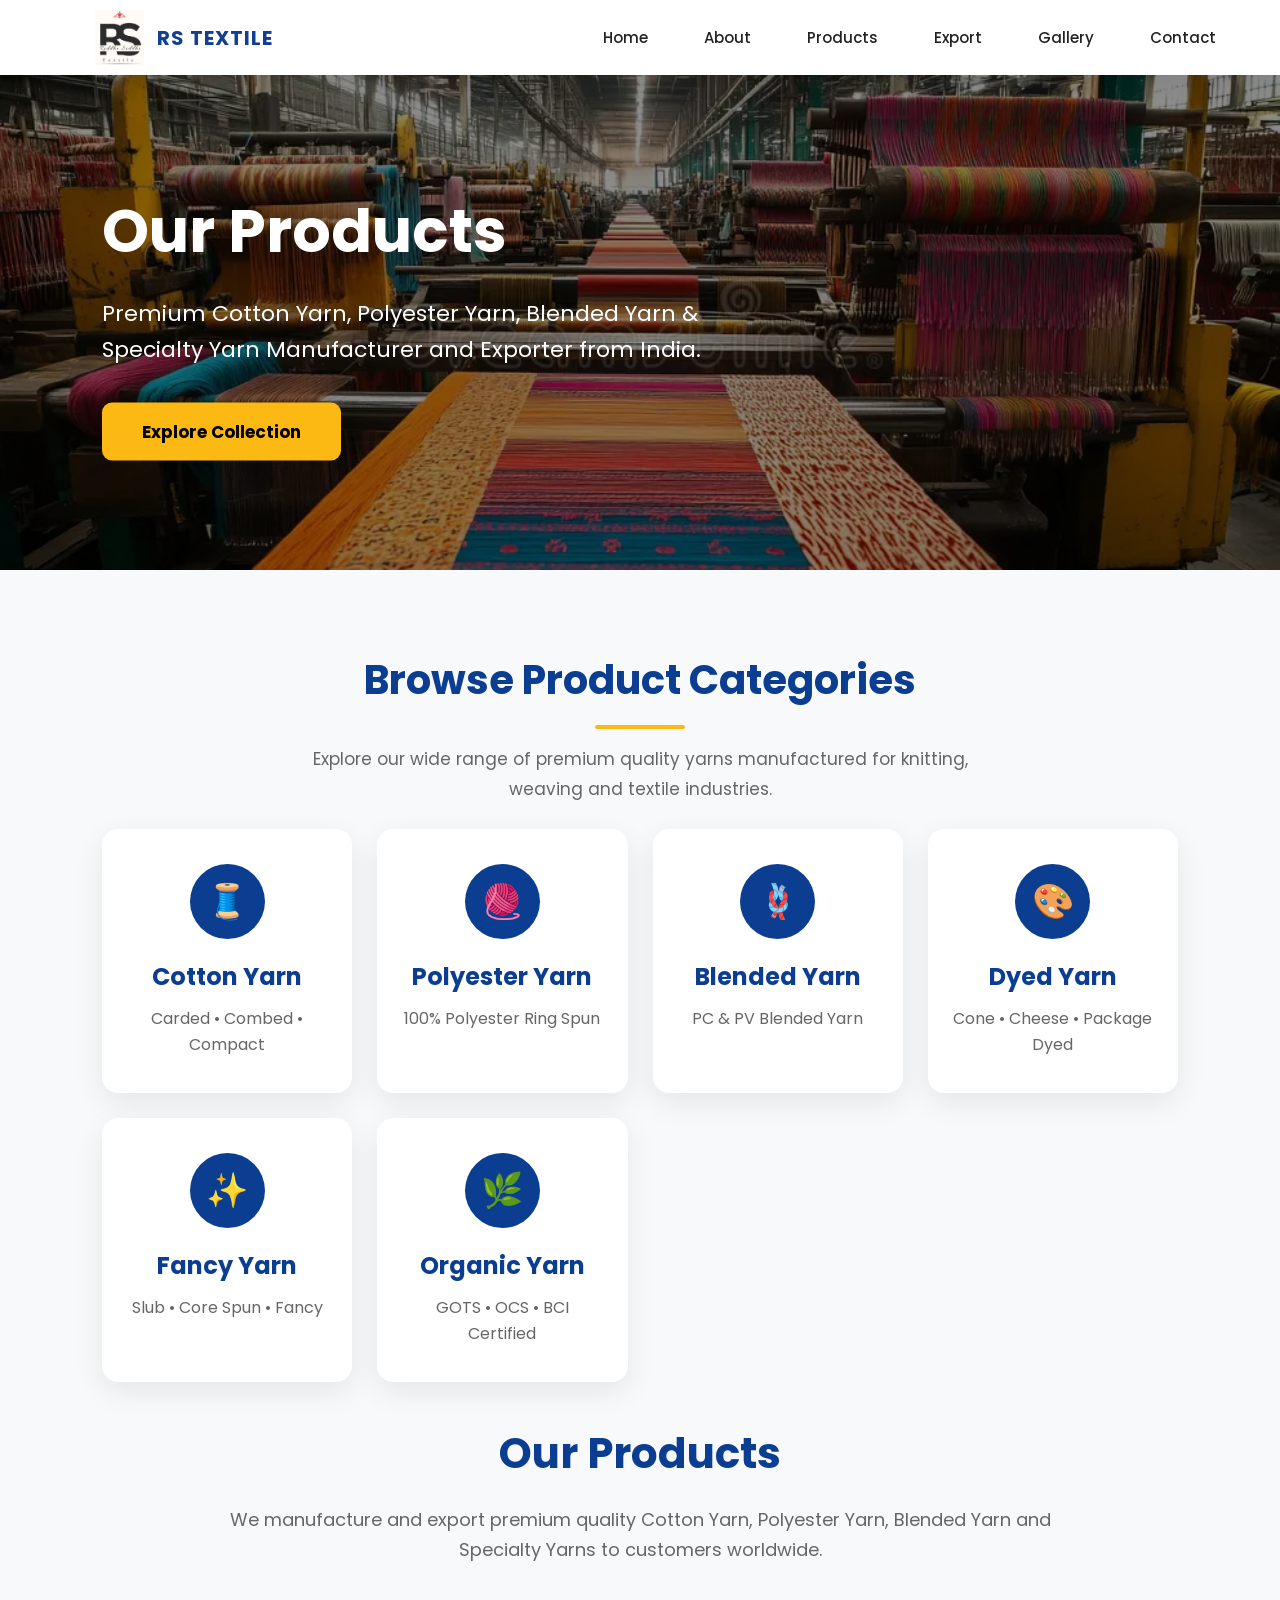
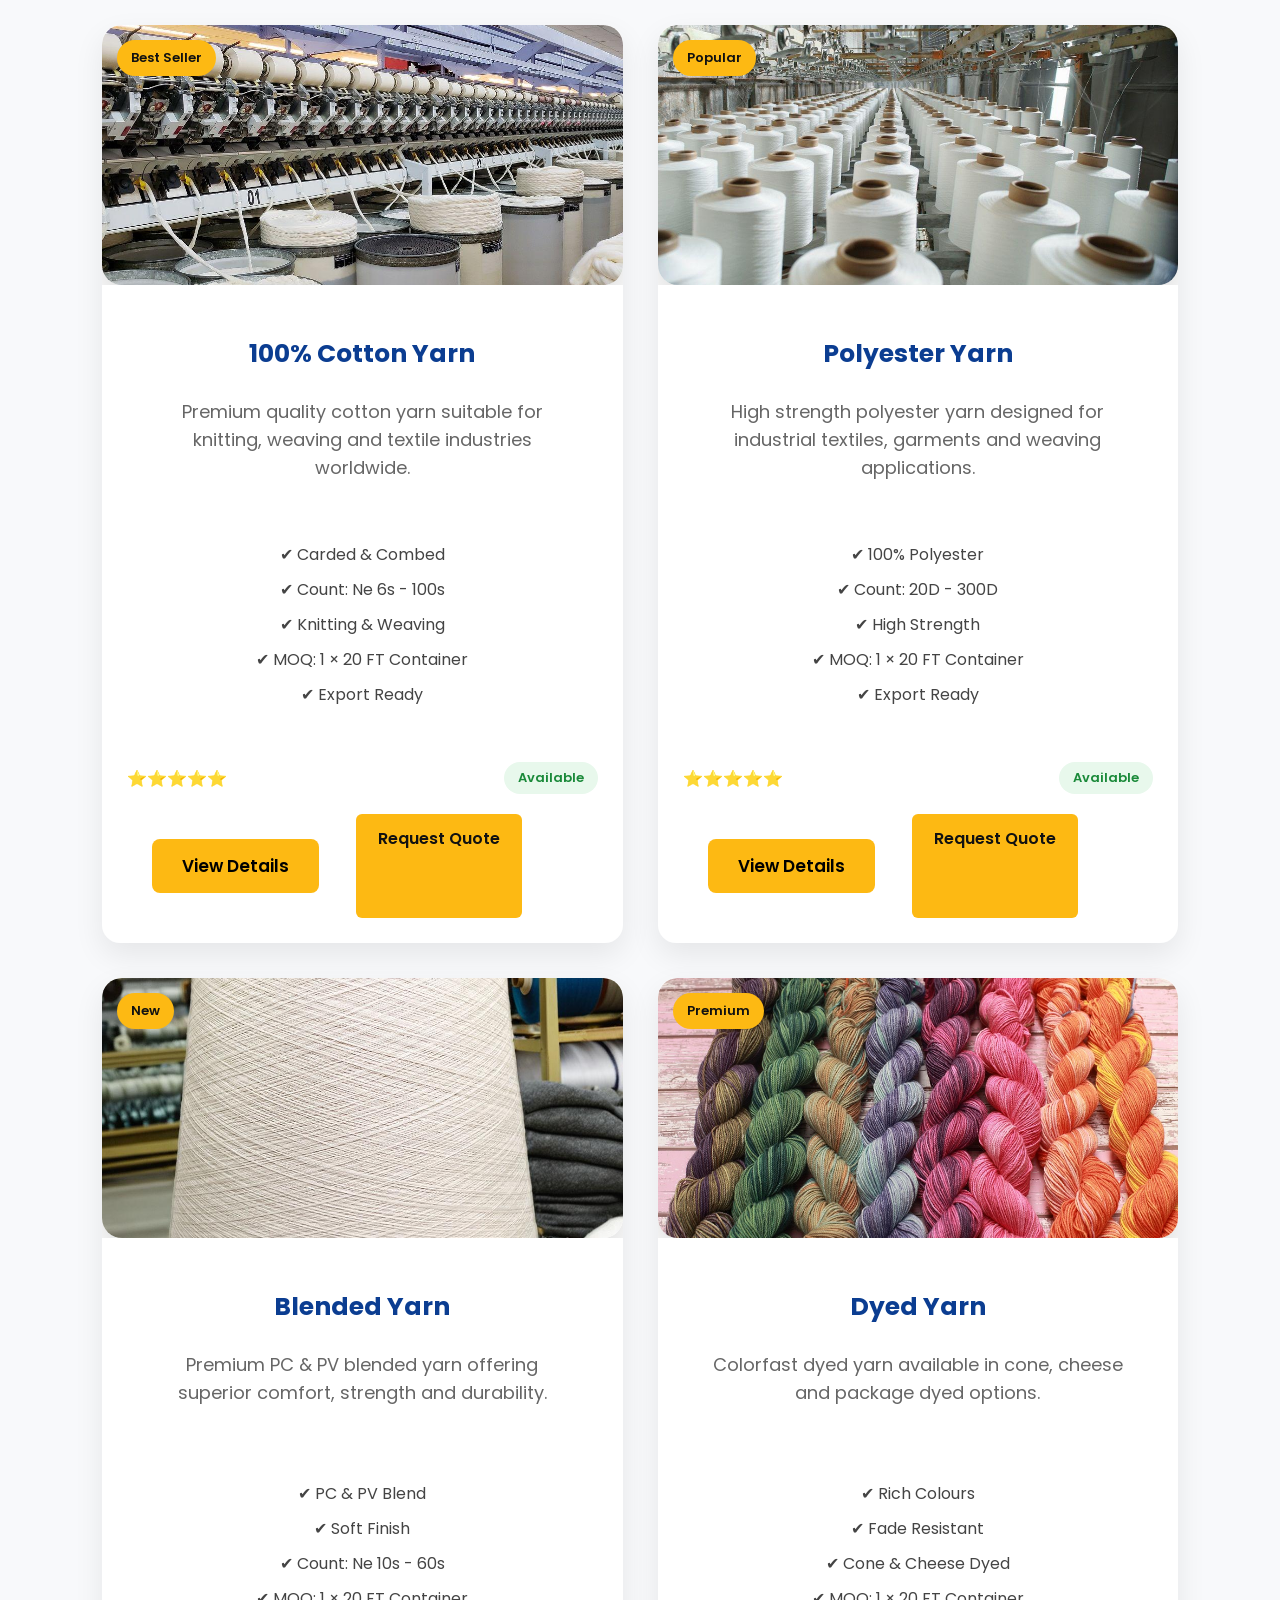
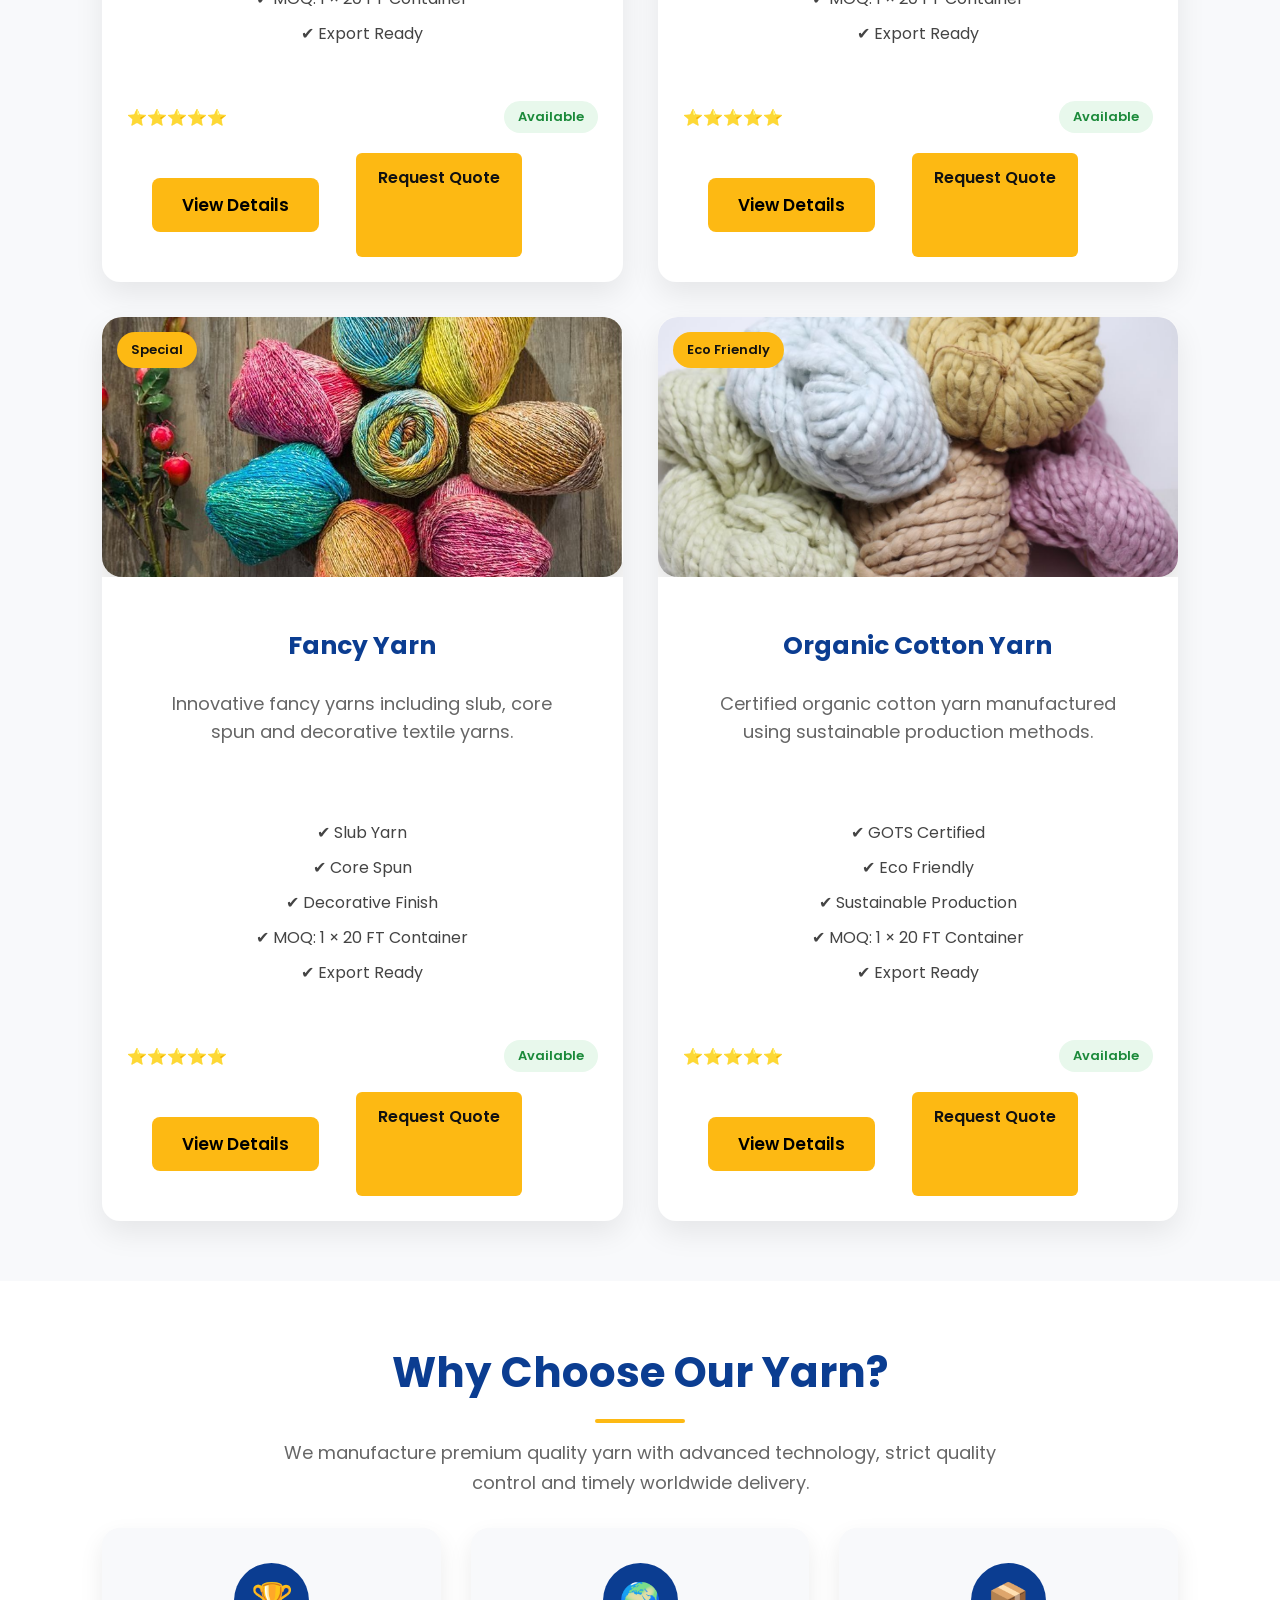
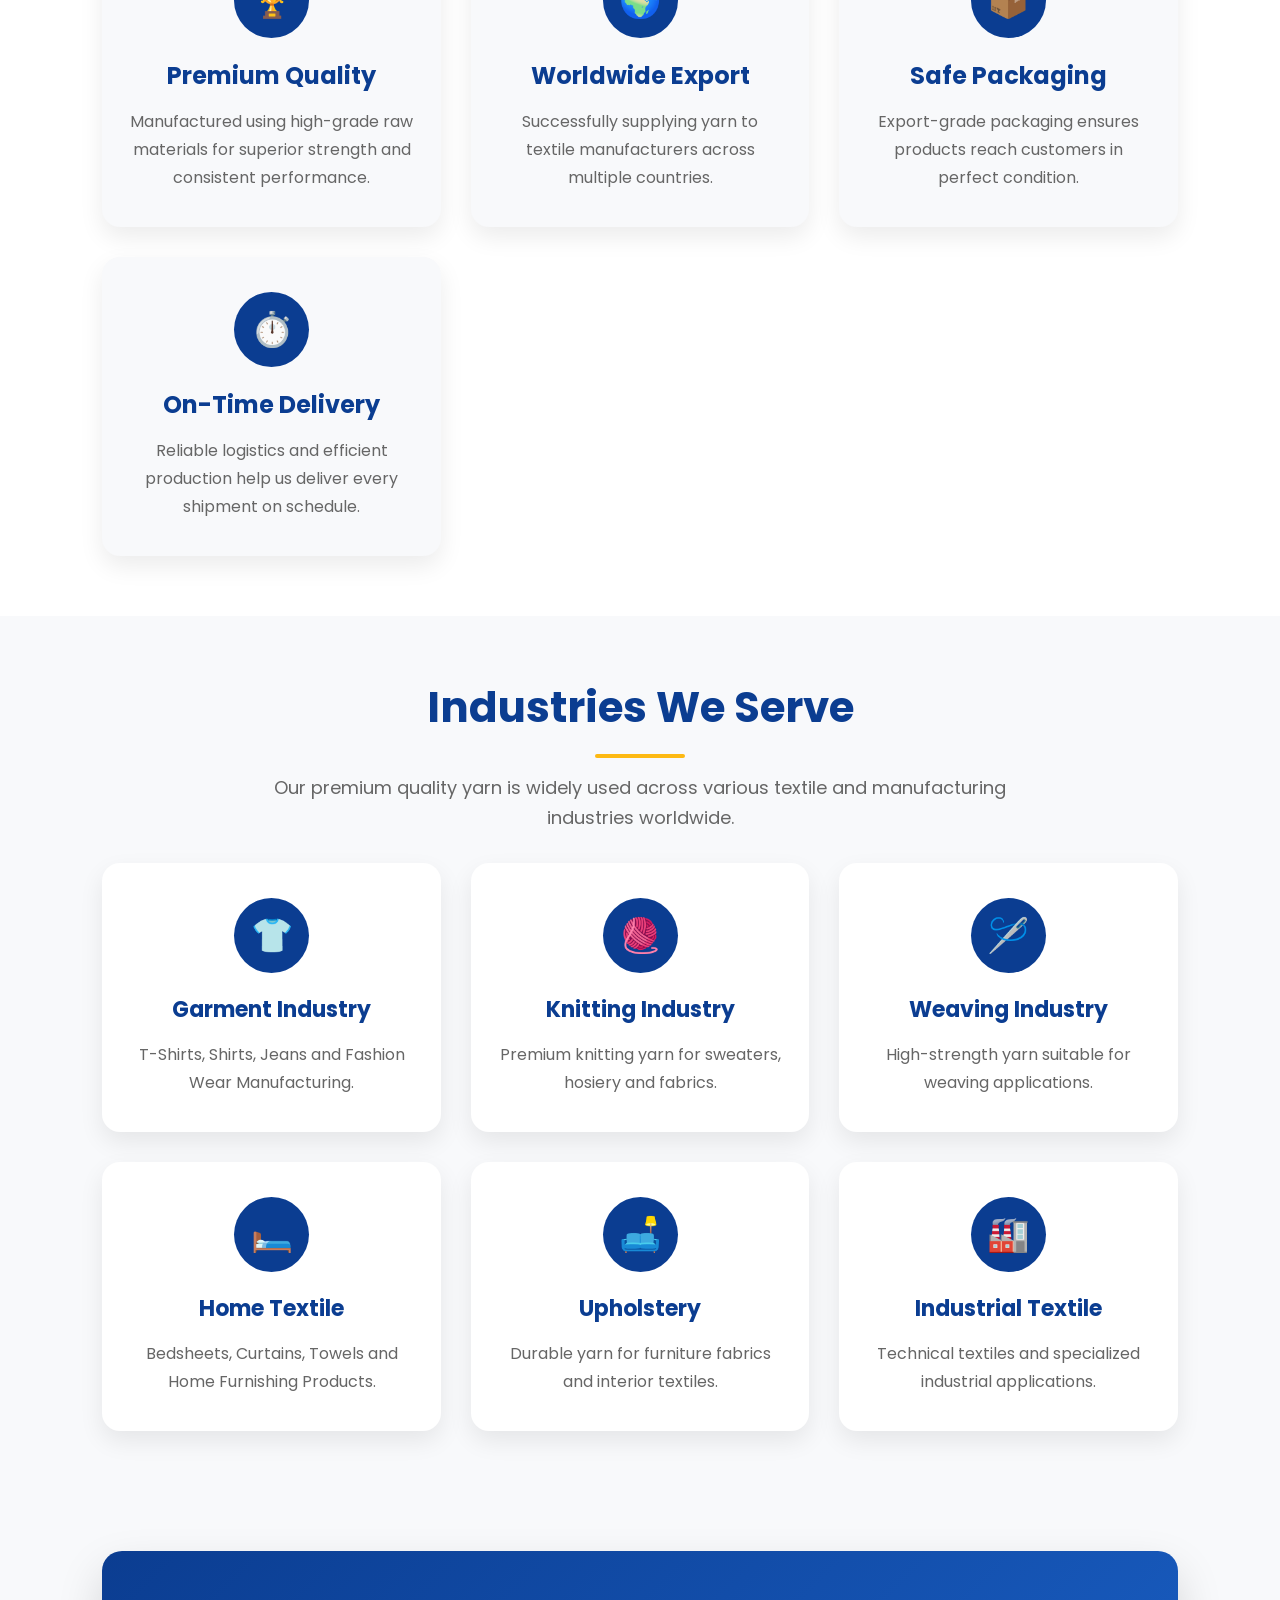
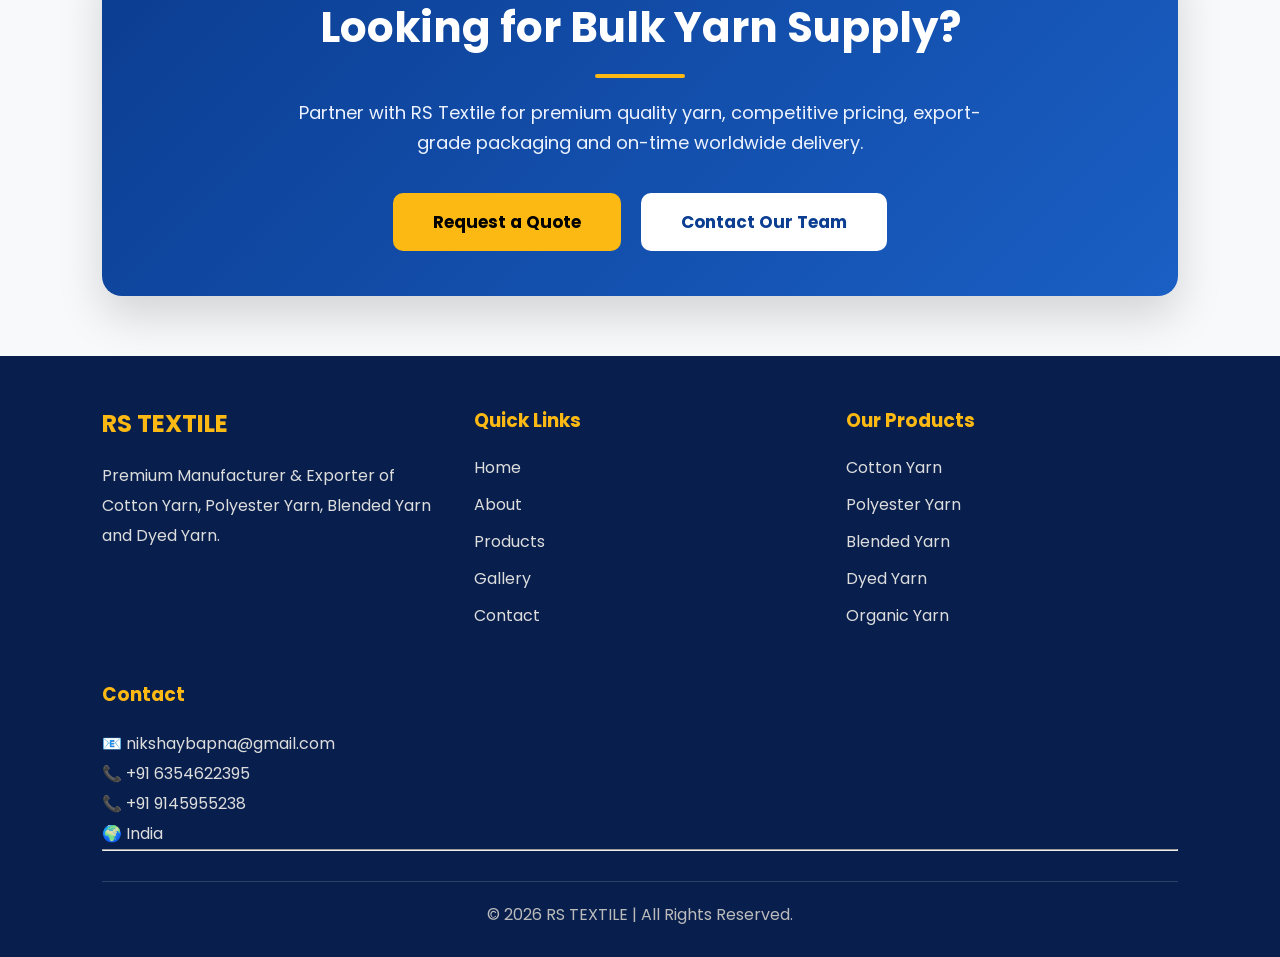
<file: RS-TEXTILE/products.html>
<!DOCTYPE html>
<html>

<head>

          <meta charset="UTF-8">

          <meta name="viewport" content="width=device-width, initial-scale=1.0">

          <title>Textile Yarn Products | Cotton, Polyester & Blended Yarn | RS Textile</title>

          <meta name="description"
                    content="Explore RS Textile yarn products including cotton yarn, polyester yarn, blended yarn, dyed yarn, organic yarn and fancy yarn for textile applications.">

          <link rel="preconnect" href="https://fonts.googleapis.com">

          <link rel="preconnect" href="https://fonts.gstatic.com" crossorigin>

          <link href="https://fonts.googleapis.com/css2?family=Poppins:wght@300;400;500;600;700;800&display=swap"
                    rel="stylesheet">



          <link rel="stylesheet" href="style.css">
          <link rel="icon" href="images/RS-TEXTILE_LOGO.jpeg">

</head>

<body>

          <!-- <nav>

                    <div class="logo">

                              <img src="images/RS-TEXTILE_LOGO.jpeg">



                    </div>

                    <a href="index.html">Home</a>

                    <a href="about.html">About</a>

                    <a href="products.html">Products</a>

                    <a href="export.html">Export</a>

                    <a href="gallery.html">Gallery</a>

                    <a href="contact.html">Contact</a>

          </nav> -->

          <!-- <nav class="navbar">

                    <div class="logo">
                              <a href="index.html">
                                        <img src="images/RS-TEXTILE_LOGO.jpeg" alt="RS Textile">
                                        <span>RS TEXTILE</span>
                              </a>
                    </div>

                    <button class="menu-toggle" id="menuToggle" type="button" aria-label="Open Menu"
                              onclick="document.getElementById('navMenu').classList.toggle('active')">
                              ☰
                    </button>

                    <div class="nav-menu" id="navMenu">

                              <a href="index.html">Home</a>

                              <a href="about.html">About</a>

                              <div class="dropdown">
                                        <a href="products.html">Products ▼</a>

                                        <div class="dropdown-content">
                                                  <a href="cotton-yarn.html">100% Cotton Yarn</a>
                                                  <a href="polyester-yarn.html">Polyester Yarn</a>
                                                  <a href="blended-yarn.html">Blended Yarn</a>
                                                  <a href="dyed-yarn.html">Dyed Yarn</a>
                                                  <a href="organic-yarn.html">Organic Cotton Yarn</a>
                                                  <a href="fancy-yarn.html">Fancy Yarn</a>
                                        </div>
                              </div>

                              <a href="export.html">Export</a>

                              <a href="gallery.html">Gallery</a>

                              <a href="contact.html">Contact</a>

                    </div>

          </nav> -->

          <nav class="navbar">

                    <div class="logo">
                              <a href="index.html">
                                        <img src="images/RS-TEXTILE_LOGO.jpeg" alt="RS Textile">
                                        <span>RS TEXTILE</span>
                              </a>
                    </div>

                    <div class="nav-menu">
                              <a href="index.html">Home</a>
                              <a href="about.html">About</a>
                              <a href="products.html">Products</a>
                              <a href="export.html">Export</a>
                              <a href="gallery.html">Gallery</a>
                              <a href="contact.html">Contact</a>
                    </div>

          </nav>

          <section class="products-hero">

                    <img src="images/hero2.webp" alt="Products Banner">

                    <div class="products-overlay"></div>

                    <div class="products-hero-content">

                              <h1>Our Products</h1>

                              <p>
                                        Premium Cotton Yarn, Polyester Yarn, Blended Yarn &
                                        Specialty Yarn Manufacturer and Exporter from India.
                              </p>

                              <a href="#products" class="btn">
                                        Explore Collection
                              </a>

                    </div>

          </section>


          <section class="products-page" id="products" data-aos="fade-up">

                    <section class="product-categories">

                              <h2>Browse Product Categories</h2>

                              <p>
                                        Explore our wide range of premium quality yarns manufactured for
                                        knitting, weaving and textile industries.
                              </p>

                              <div class="category-grid">

                                        <a href="cotton-yarn.html" class="category-card">

                                                  <div class="category-icon">🧵</div>

                                                  <h3>Cotton Yarn</h3>

                                                  <span>Carded • Combed • Compact</span>

                                        </a>

                                        <a href="polyester-yarn.html" class="category-card">

                                                  <div class="category-icon">🧶</div>

                                                  <h3>Polyester Yarn</h3>

                                                  <span>100% Polyester Ring Spun</span>

                                        </a>

                                        <a href="blended-yarn.html" class="category-card">

                                                  <div class="category-icon">🪢</div>

                                                  <h3>Blended Yarn</h3>

                                                  <span>PC & PV Blended Yarn</span>

                                        </a>

                                        <a href="dyed-yarn.html" class="category-card">

                                                  <div class="category-icon">🎨</div>

                                                  <h3>Dyed Yarn</h3>

                                                  <span>Cone • Cheese • Package Dyed</span>

                                        </a>

                                        <a href="fancy-yarn.html" class="category-card">

                                                  <div class="category-icon">✨</div>

                                                  <h3>Fancy Yarn</h3>

                                                  <span>Slub • Core Spun • Fancy</span>

                                        </a>

                                        <a href="organic-yarn.html" class="category-card">

                                                  <div class="category-icon">🌿</div>

                                                  <h3>Organic Yarn</h3>

                                                  <span>GOTS • OCS • BCI Certified</span>

                                        </a>

                              </div>

                    </section>

                    <h1 data-aos="fade-down">
                              Our Products
                    </h1>



                    <p data-aos="fade-up">

                              We manufacture and export premium quality Cotton Yarn,
                              Polyester Yarn, Blended Yarn and Specialty Yarns
                              to customers worldwide.

                    </p>


                    <div class="products-grid">

                              <div class="product-card cotton" data-aos="zoom-in">

                                        <div class="product-image">

                                                  <img src="images/cotton-yarn.jfif" alt="Cotton Yarn">

                                                  <span class="product-badge">Best Seller</span>

                                        </div>

                                        <div class="product-content">

                                                  <h3>100% Cotton Yarn</h3>

                                                  <p class="product-desc">
                                                            Premium quality cotton yarn suitable for knitting, weaving
                                                            and textile industries worldwide.
                                                  </p>

                                                  <ul class="product-features">

                                                            <li>✔ Carded & Combed</li>

                                                            <li>✔ Count: Ne 6s - 100s</li>

                                                            <li>✔ Knitting & Weaving</li>

                                                            <li>✔ MOQ: 1 × 20 FT Container</li>

                                                            <li>✔ Export Ready</li>

                                                  </ul>

                                                  <div class="product-meta">

                                                            <span class="rating">⭐⭐⭐⭐⭐</span>

                                                            <span class="stock">Available</span>

                                                  </div>

                                                  <div class="product-buttons">

                                                            <a href="cotton-yarn.html" class="btn">
                                                                      View Details
                                                            </a>

                                                            <a href="contact.html" class="quote-btn">
                                                                      Request Quote
                                                            </a>

                                                  </div>

                                        </div>

                              </div>


                              <div class="product-card polyester" data-aos="zoom-in">

                                        <div class="product-image">

                                                  <img src="images/polyester-yarn.jfif" alt="Polyester Yarn">

                                                  <span class="product-badge">Popular</span>

                                        </div>

                                        <div class="product-content">

                                                  <h3>Polyester Yarn</h3>

                                                  <p class="product-desc">
                                                            High strength polyester yarn designed for industrial
                                                            textiles, garments and weaving applications.
                                                  </p>

                                                  <ul class="product-features">

                                                            <li>✔ 100% Polyester</li>

                                                            <li>✔ Count: 20D - 300D</li>

                                                            <li>✔ High Strength</li>

                                                            <li>✔ MOQ: 1 × 20 FT Container</li>

                                                            <li>✔ Export Ready</li>

                                                  </ul>

                                                  <div class="product-meta">

                                                            <span class="rating">⭐⭐⭐⭐⭐</span>

                                                            <span class="stock">Available</span>

                                                  </div>

                                                  <div class="product-buttons">

                                                            <a href="polyester-yarn.html" class="btn">View Details</a>

                                                            <a href="contact.html" class="quote-btn">Request Quote</a>

                                                  </div>

                                        </div>

                              </div>

                              <div class="product-card blended" data-aos="zoom-in">

                                        <div class="product-image">

                                                  <img src="images/blended-yarn.jfif" alt="Blended Yarn">

                                                  <span class="product-badge">New</span>

                                        </div>

                                        <div class="product-content">

                                                  <h3>Blended Yarn</h3>

                                                  <p class="product-desc">
                                                            Premium PC & PV blended yarn offering superior comfort,
                                                            strength and durability.
                                                  </p>

                                                  <ul class="product-features">

                                                            <li>✔ PC & PV Blend</li>

                                                            <li>✔ Soft Finish</li>

                                                            <li>✔ Count: Ne 10s - 60s</li>

                                                            <li>✔ MOQ: 1 × 20 FT Container</li>

                                                            <li>✔ Export Ready</li>

                                                  </ul>

                                                  <div class="product-meta">

                                                            <span class="rating">⭐⭐⭐⭐⭐</span>

                                                            <span class="stock">Available</span>

                                                  </div>

                                                  <div class="product-buttons">

                                                            <a href="blended-yarn.html" class="btn">View Details</a>

                                                            <a href="contact.html" class="quote-btn">Request Quote</a>

                                                  </div>

                                        </div>

                              </div>


                              <div class="product-card dyed" data-aos="zoom-in">

                                        <div class="product-image">

                                                  <img src="images/dyed-yarn.jpg" alt="Dyed Yarn">

                                                  <span class="product-badge">Premium</span>

                                        </div>

                                        <div class="product-content">

                                                  <h3>Dyed Yarn</h3>

                                                  <p class="product-desc">
                                                            Colorfast dyed yarn available in cone, cheese and package
                                                            dyed options.
                                                  </p>

                                                  <ul class="product-features">

                                                            <li>✔ Rich Colours</li>

                                                            <li>✔ Fade Resistant</li>

                                                            <li>✔ Cone & Cheese Dyed</li>

                                                            <li>✔ MOQ: 1 × 20 FT Container</li>

                                                            <li>✔ Export Ready</li>

                                                  </ul>

                                                  <div class="product-meta">

                                                            <span class="rating">⭐⭐⭐⭐⭐</span>

                                                            <span class="stock">Available</span>

                                                  </div>

                                                  <div class="product-buttons">

                                                            <a href="dyed-yarn.html" class="btn">View Details</a>

                                                            <a href="contact.html" class="quote-btn">Request Quote</a>

                                                  </div>

                                        </div>

                              </div>


                              <div class="product-card fancy" data-aos="zoom-in">

                                        <div class="product-image">

                                                  <img src="images/fancy-yarn.jpg" alt="Fancy Yarn">

                                                  <span class="product-badge">Special</span>

                                        </div>

                                        <div class="product-content">

                                                  <h3>Fancy Yarn</h3>

                                                  <p class="product-desc">
                                                            Innovative fancy yarns including slub, core spun and
                                                            decorative textile yarns.
                                                  </p>

                                                  <ul class="product-features">

                                                            <li>✔ Slub Yarn</li>

                                                            <li>✔ Core Spun</li>

                                                            <li>✔ Decorative Finish</li>

                                                            <li>✔ MOQ: 1 × 20 FT Container</li>

                                                            <li>✔ Export Ready</li>

                                                  </ul>

                                                  <div class="product-meta">

                                                            <span class="rating">⭐⭐⭐⭐⭐</span>

                                                            <span class="stock">Available</span>

                                                  </div>

                                                  <div class="product-buttons">

                                                            <a href="fancy-yarn.html" class="btn">View Details</a>

                                                            <a href="contact.html" class="quote-btn">Request Quote</a>

                                                  </div>

                                        </div>

                              </div>


                              <div class="product-card organic" data-aos="zoom-in">

                                        <div class="product-image">

                                                  <img src="images/organic-yarn.jpg" alt="Organic Yarn">

                                                  <span class="product-badge">Eco Friendly</span>

                                        </div>

                                        <div class="product-content">

                                                  <h3>Organic Cotton Yarn</h3>

                                                  <p class="product-desc">
                                                            Certified organic cotton yarn manufactured using sustainable
                                                            production methods.
                                                  </p>

                                                  <ul class="product-features">

                                                            <li>✔ GOTS Certified</li>

                                                            <li>✔ Eco Friendly</li>

                                                            <li>✔ Sustainable Production</li>

                                                            <li>✔ MOQ: 1 × 20 FT Container</li>

                                                            <li>✔ Export Ready</li>

                                                  </ul>

                                                  <div class="product-meta">

                                                            <span class="rating">⭐⭐⭐⭐⭐</span>

                                                            <span class="stock">Available</span>

                                                  </div>

                                                  <div class="product-buttons">

                                                            <a href="organic-yarn.html" class="btn">View Details</a>

                                                            <a href="contact.html" class="quote-btn">Request Quote</a>

                                                  </div>

                                        </div>

                              </div>

                    </div>

          </section>

          <section class="why-yarn" data-aos="fade-up">

                    <h2>Why Choose Our Yarn?</h2>

                    <p class="why-yarn-subtitle">
                              We manufacture premium quality yarn with advanced technology,
                              strict quality control and timely worldwide delivery.
                    </p>

                    <div class="why-yarn-grid">

                              <div class="why-yarn-card">

                                        <div class="why-icon">🏆</div>

                                        <h3>Premium Quality</h3>

                                        <p>
                                                  Manufactured using high-grade raw materials for superior strength
                                                  and consistent performance.
                                        </p>

                              </div>

                              <div class="why-yarn-card">

                                        <div class="why-icon">🌍</div>

                                        <h3>Worldwide Export</h3>

                                        <p>
                                                  Successfully supplying yarn to textile manufacturers across
                                                  multiple countries.
                                        </p>

                              </div>

                              <div class="why-yarn-card">

                                        <div class="why-icon">📦</div>

                                        <h3>Safe Packaging</h3>

                                        <p>
                                                  Export-grade packaging ensures products reach customers in
                                                  perfect condition.
                                        </p>

                              </div>

                              <div class="why-yarn-card">

                                        <div class="why-icon">⏱️</div>

                                        <h3>On-Time Delivery</h3>

                                        <p>
                                                  Reliable logistics and efficient production help us deliver
                                                  every shipment on schedule.
                                        </p>

                              </div>

                    </div>

          </section>

          <section class="industries" data-aos="fade-up">

                    <h2>Industries We Serve</h2>

                    <p class="industries-subtitle">
                              Our premium quality yarn is widely used across various textile and manufacturing
                              industries worldwide.
                    </p>

                    <div class="industries-grid">

                              <div class="industry-card">

                                        <div class="industry-icon">👕</div>

                                        <h3>Garment Industry</h3>

                                        <p>T-Shirts, Shirts, Jeans and Fashion Wear Manufacturing.</p>

                              </div>

                              <div class="industry-card">

                                        <div class="industry-icon">🧶</div>

                                        <h3>Knitting Industry</h3>

                                        <p>Premium knitting yarn for sweaters, hosiery and fabrics.</p>

                              </div>

                              <div class="industry-card">

                                        <div class="industry-icon">🪡</div>

                                        <h3>Weaving Industry</h3>

                                        <p>High-strength yarn suitable for weaving applications.</p>

                              </div>

                              <div class="industry-card">

                                        <div class="industry-icon">🛏️</div>

                                        <h3>Home Textile</h3>

                                        <p>Bedsheets, Curtains, Towels and Home Furnishing Products.</p>

                              </div>

                              <div class="industry-card">

                                        <div class="industry-icon">🛋️</div>

                                        <h3>Upholstery</h3>

                                        <p>Durable yarn for furniture fabrics and interior textiles.</p>

                              </div>

                              <div class="industry-card">

                                        <div class="industry-icon">🏭</div>

                                        <h3>Industrial Textile</h3>

                                        <p>Technical textiles and specialized industrial applications.</p>

                              </div>

                    </div>

          </section>

          <section class="products-cta" data-aos="zoom-in">

                    <div class="products-cta-content">

                              <h2>Looking for Bulk Yarn Supply?</h2>

                              <p>
                                        Partner with RS Textile for premium quality yarn, competitive pricing,
                                        export-grade packaging and on-time worldwide delivery.
                              </p>

                              <div class="products-cta-buttons">

                                        <a href="contact.html" class="btn">
                                                  Request a Quote
                                        </a>

                                        <a href="contact.html" class="btn products-secondary-btn">
                                                  Contact Our Team
                                        </a>

                              </div>

                    </div>

          </section>

          <footer class="footer" data-aos="fade-up">

                    <div class="footer-container">

                              <div class="footer-box">

                                        <h2>RS TEXTILE</h2>

                                        <p>
                                                  Premium Manufacturer & Exporter of
                                                  Cotton Yarn, Polyester Yarn,
                                                  Blended Yarn and Dyed Yarn.
                                        </p>

                              </div>

                              <div class="footer-box">

                                        <h3>Quick Links</h3>

                                        <a href="index.html">Home</a>

                                        <a href="about.html">About</a>

                                        <a href="products.html">Products</a>

                                        <a href="gallery.html">Gallery</a>

                                        <a href="contact.html">Contact</a>

                              </div>

                              <div class="footer-box">

                                        <h3>Our Products</h3>

                                        <a href="cotton-yarn.html">Cotton Yarn</a>

                                        <a href="polyester-yarn.html">Polyester Yarn</a>

                                        <a href="blended-yarn.html">Blended Yarn</a>

                                        <a href="dyed-yarn.html">Dyed Yarn</a>

                                        <a href="organic-yarn.html">Organic Yarn</a>

                              </div>

                              <div class="footer-box">

                                        <h3>Contact</h3>

                                        <p>📧 nikshaybapna@gmail.com</p>

                                        <p>📞 +91 6354622395</p>

                                        <p>📞 +91 9145955238</p>

                                        <p>🌍 India</p>

                              </div>

                    </div>

                    <hr>

                    <div class="copyright">

                              © 2026 RS TEXTILE | All Rights Reserved.

                    </div>

          </footer>



          <script src="https://unpkg.com/aos@2.3.4/dist/aos.js"></script>




          <script>

                    document.addEventListener("DOMContentLoaded", function () {

                              const menuToggle = document.getElementById("menuToggle");
                              const navMenu = document.getElementById("navMenu");

                              if (menuToggle && navMenu) {

                                        menuToggle.addEventListener("click", function () {

                                                  navMenu.classList.toggle("active");

                                        });

                                        const navLinks = navMenu.querySelectorAll("a");

                                        navLinks.forEach(function (link) {

                                                  link.addEventListener("click", function () {
                                                            navMenu.classList.remove("active");
                                                  });

                                        });

                              }

                    });

          </script>

</body>

</html>
</file>
<file: RS-TEXTILE/style.css>
/* ==============================
   GOOGLE FONT
=================================*/

* {
        margin: 0;
        padding: 0;
        box-sizing: border-box;
        font-family: 'Poppins', sans-serif;
        scroll-behavior: smooth;
}

body {
        background: #f8f9fb;
        color: #222;
        overflow-x: hidden;
        padding-top: 80px;
}

/* ==============================
   NAVBAR
=================================*/

nav {

        position: fixed;
        top: 0;
        left: 0;
        width: 100%;
        height: 85px;
        background: rgba(255, 255, 255, .96);
        backdrop-filter: blur(15px);
        display: flex;
        align-items: center;
        justify-content: space-between;
        padding: 0 60px;
        box-shadow: 0 5px 25px rgba(0, 0, 0, .08);
        z-index: 9999;

}

.logo {

        display: flex;

        align-items: center;

        gap: 15px;

}

.logo img {

        width: 65px;

        transition: .35s;

}

.logo span {

        font-size: 28px;

        font-weight: 700;

        color: #0B3D91;

        letter-spacing: 1px;

}

nav a {

        text-decoration: none;

        color: #222;

        font-weight: 600;

        margin-left: 28px;

        font-size: 16px;

        position: relative;

        transition: .35s;

}

nav a:hover {

        color: #0B3D91;

}

nav a::after {

        content: "";

        position: absolute;

        left: 0;

        bottom: -8px;

        width: 0;

        height: 3px;

        background: #FDB913;

        transition: .35s;

}

nav a:hover::after {

        width: 100%;

}

/* ==============================
   DROPDOWN
=================================*/

.dropdown {
        position: relative;
}

.dropdown-content {

        position: absolute;

        top: 45px;

        left: 0;

        background: white;

        min-width: 260px;

        border-radius: 12px;

        overflow: hidden;

        box-shadow: 0 15px 35px rgba(0, 0, 0, .15);

        display: none;

}

.dropdown-content a {

        display: block;

        padding: 15px 20px;

        margin: 0;

        color: #333;

}

.dropdown-content a:hover {

        background: #0B3D91;

        color: white;

}

.dropdown:hover .dropdown-content {

        display: block;

}

/* ==============================
   HERO
=================================*/

.slider {

        position: relative;

        height: 90vh;

        overflow: hidden;

}

.slide {

        position: absolute;

        width: 100%;

        height: 100%;

        opacity: 0;

        transition: 1s;

}

.slide::before {

        content: "";

        position: absolute;

        top: 0;

        left: 0;

        width: 100%;

        height: 100%;

        background: linear-gradient(rgba(0, 0, 0, .55), rgba(0, 0, 0, .35));

        z-index: 1;

}


.slide.active {

        opacity: 1;

        z-index: 1;

}

.slide img {

        width: 100%;

        height: 100%;

        object-fit: cover;

        display: block;

}

.caption {

        position: absolute;

        top: 55%;

        left: 8%;

        transform: translateY(-50%);

        max-width: 650px;

        color: white;

        z-index: 2;

}

.caption h1 {

        font-size: 64px;

        font-weight: 700;

        line-height: 78px;

        margin-bottom: 20px;

}

.caption p {

        font-size: 22px;

        line-height: 36px;

        margin-bottom: 35px;

        max-width: 650px;

}

/*=========================================
        PRODUCTS SECTION
=========================================*/

.products,
.products-page {

        padding: 60px 8%;
        background: #f8f9fb;
        text-align: center;

}

.products h2,
.products-page h1 {

        font-size: 42px;
        color: #0B3D91;
        margin-bottom: 20px;
        font-weight: 700;

}

.products-page p {

        max-width: 900px;
        margin: 0 auto 60px;
        color: #666;
        line-height: 30px;
        font-size: 18px;

}

/*=========================================
        PRODUCT GRID
=========================================*/

.product-container,
.products-grid {

        display: grid;

        grid-template-columns: repeat(auto-fit, minmax(340px, 1fr));

        gap: 35px;

        align-items: stretch;

        margin-top: 25px;

}

/*=========================================
        PRODUCT CARD
=========================================*/

.card,
.product-card {

        background: #fff;

        border-radius: 18px;

        overflow: hidden;

        box-shadow: 0 12px 30px rgba(0, 0, 0, .08);

        transition: .35s;

        display: flex;

        flex-direction: column;

        height: 100%;

}

.card,
.product-card,
.feature-box,
.country-card,
.stat-box {

        transition: .4s ease;

}

.card:hover,
.product-card:hover,
.feature-box:hover,
.country-card:hover,
.stat-box:hover {

        transform: translateY(-10px);

}

.card:hover,
.product-card:hover {

        transform: translateY(-12px);

        box-shadow: 0 22px 45px rgba(0, 0, 0, .18);

}

/*=========================================
        PRODUCT IMAGE
=========================================*/

.card img,
.product-card img {

        width: 100%;
        height: 270px;
        object-fit: cover;
        transition: .5s;

}

img {

        transition: .4s;

}

.card:hover img,
.product-card:hover img {

        transform: scale(1.08);

}

.card:hover img,
.product-card:hover img {

        transform: scale(1.08);

}

/*=========================================
        PRODUCT CONTENT
=========================================*/

.card h3,
.product-card h3 {

        padding: 25px 25px 10px;
        font-size: 25px;
        color: #0B3D91;

}

.card p,
.product-card p {

        padding: 0 25px;
        color: #666;
        line-height: 28px;
        min-height: 70px;

}

/*=========================================
        BUTTON
=========================================*/

.card .btn,
.product-card .btn {

        display: inline-block;
        margin: 25px;
        padding: 14px 30px;
        background: #FDB913;
        color: #000;
        border-radius: 8px;
        text-decoration: none;
        font-weight: 600;
        transition: .3s;

}

.card .btn:hover,
.product-card .btn:hover {

        background: #0B3D91;
        color: #fff;

}

/*=========================================
        PRODUCT BORDER EFFECT
=========================================*/

.card::before,
.product-card::before {

        content: "";
        position: absolute;
        left: 0;
        top: 0;
        width: 0%;
        height: 5px;
        background: #FDB913;
        transition: .4s;

}

.card:hover::before,
.product-card:hover::before {

        width: 100%;

}

/*=========================================
        RESPONSIVE
=========================================*/

@media(max-width:768px) {

        .products,
        .products-page {

                padding: 70px 20px;

        }

        .products h2,
        .products-page h1 {

                font-size: 32px;

        }

        .card img,
        .product-card img {

                height: 220px;

        }

}

/*=========================================
        STATS SECTION
=========================================*/

.stats {

        padding: 40px 8% 30px;
        background: #081F4D;
        display: grid;
        grid-template-columns: repeat(auto-fit, minmax(220px, 1fr));
        gap: 30px;
        text-align: center;

}

.stat-box {

        background: rgba(255, 255, 255, .08);
        border-radius: 18px;
        padding: 40px 20px;
        transition: .35s;

}

.stat-box:hover {

        transform: translateY(-10px);
        background: rgba(255, 255, 255, .15);

}

.stat-box h2 {

        color: #FDB913;
        font-size: 50px;
        margin-bottom: 12px;
        font-weight: 700;

}

.stat-box p {

        color: white;
        font-size: 18px;

}

/*=========================================
        ABOUT SECTION
=========================================*/

.about {

        padding: 60px 8% 40px;
        text-align: center;
        background: #081F4D;

}

.about h2 {

        font-size: 42px;
        color: white;
        margin-bottom: 25px;

}

.about p {

        max-width: 900px;
        margin: auto;
        font-size: 18px;
        line-height: 34px;
        color: goldenrod;

}

/*=========================================
        WHY CHOOSE US
=========================================*/

.why-us {

        padding: 50px 8% 40px;
        background: #f8f9fb;
        text-align: center;

}

.why-us h2 {

        font-size: 42px;
        color: #0B3D91;
        margin-bottom: 60px;

}

.features {

        display: grid;
        grid-template-columns: repeat(auto-fit, minmax(260px, 1fr));
        gap: 30px;

}

.feature-box {

        background: white;
        padding: 35px;
        border-radius: 18px;
        box-shadow: 0 8px 25px rgba(0, 0, 0, .08);
        transition: .35s;

}

.feature-box:hover {

        transform: translateY(-10px);
        box-shadow: 0 18px 40px rgba(11, 61, 145, .15);

}

.feature-box h3 {

        color: #0B3D91;
        margin-bottom: 15px;

}

.feature-box p {

        color: #666;
        line-height: 28px;

}

/*=========================================
        EXPORT PROCESS
=========================================*/

.process {

        padding: 50px 8% 40px;
        text-align: center;
        background: #081F4D;

}

.process h2 {

        font-size: 42px;
        color: white;
        margin-bottom: 60px;

}

.steps {

        display: grid;
        grid-template-columns: repeat(auto-fit, minmax(170px, 1fr));
        gap: 25px;

}

.steps div {

        background: #FDB913;
        color: #000;
        padding: 25px;
        border-radius: 15px;
        font-weight: 700;
        transition: .35s;

}

.steps div:hover {

        background: #0B3D91;
        color: white;
        transform: translateY(-8px);

}

/*=========================================
        TESTIMONIALS
=========================================*/

.testimonials {

        padding: 60px 8% 40px;
        background: #f8f9fb;
        text-align: center;
}

.testimonials h2 {
        margin-bottom: 30px;
}

.testimonial-slider {
        margin-top: 0;
}

.testimonial {

        max-width: 850px;
        margin: auto;
        background: white;
        padding: 45px;
        border-radius: 18px;
        box-shadow: 0 8px 25px rgba(0, 0, 0, .08);

}

.testimonial p {

        font-size: 20px;
        line-height: 35px;
        color: #555;
        font-style: italic;

}

.testimonial h4 {

        margin-top: 25px;
        color: #0B3D91;

}

/*=========================================
        EXPORT COUNTRIES
=========================================*/

.export-countries {

        padding: 50px 8% 40px;
        background: #ffffff;
        text-align: center;

}

.export-countries h2 {

        font-size: 42px;
        color: #0B3D91;
        margin-bottom: 20px;

}

.export-countries p {

        max-width: 850px;
        margin: 0 auto 50px;
        color: #666;
        font-size: 18px;
        line-height: 30px;

}

.country-grid {

        display: grid;
        grid-template-columns: repeat(auto-fit, minmax(180px, 1fr));
        gap: 25px;

}

.country-card {

        background: #f8f9fb;
        padding: 25px;
        border-radius: 15px;
        font-size: 18px;
        font-weight: 600;
        transition: .35s;
        box-shadow: 0 8px 20px rgba(0, 0, 0, .06);

}

.country-card:hover {

        background: #0B3D91;
        color: #fff;
        transform: translateY(-10px);

}

/*=========================================
        REQUEST QUOTE
=========================================*/

.inquiry {

        padding: 50px 8% 40px;
        background: linear-gradient(135deg, #081F4D);
        text-align: center;

}

.inquiry h2 {

        color: white;
        font-size: 42px;
        margin-bottom: 15px;

}

.inquiry p {

        color: #eee;
        margin-bottom: 45px;

}

.inquiry form {

        max-width: 900px;
        margin: auto;
        display: grid;
        grid-template-columns: repeat(2, 1fr);
        gap: 20px;

}

.inquiry input,
.inquiry textarea {

        width: 100%;
        padding: 16px 18px;
        border: 2px solid transparent;
        border-radius: 10px;
        font-size: 16px;
        transition: .3s;
        outline: none;

}

.inquiry input:focus,
.inquiry textarea:focus {

        border-color: #FDB913;
        box-shadow: 0 0 10px rgba(253, 185, 19, .3);

}

.inquiry button {

        background: #FDB913;
        color: #000;
        border: none;
        padding: 18px;
        border-radius: 10px;
        font-size: 18px;
        font-weight: 700;
        cursor: pointer;
        transition: .35s;

}

.inquiry button:hover {

        background: white;
        color: #0B3D91;
        transform: translateY(-4px);

}

.inquiry button:hover {

        background: white;
        color: #0B3D91;
        transform: translateY(-4px);

}

/* Mobile */

@media(max-width:768px) {

        .inquiry form {

                grid-template-columns: 1fr;

        }

        .inquiry textarea,
        .inquiry button {

                grid-column: 1;

        }

}

/*=========================================
        FAQ
=========================================*/

.faq-section {

        padding: 50px 8% 40px;
        background: #f8f9fb;

}

.faq-section h2 {

        text-align: center;
        color: #0B3D91;
        font-size: 42px;
        margin-bottom: 50px;

}

.faq {

        background: #fff;
        margin-bottom: 20px;
        border-radius: 12px;
        overflow: hidden;
        box-shadow: 0 5px 15px rgba(0, 0, 0, .08);

}

.faq-question {

        width: 100%;
        border: none;
        background: #fff;
        padding: 22px;
        text-align: left;
        cursor: pointer;
        font-size: 18px;
        font-weight: 600;

}

.faq-answer {

        display: none;
        padding: 0 22px 22px;
        color: #666;
        line-height: 28px;

}

/*=========================================
        SECTION HEADINGS
=========================================*/

section h2 {

        font-size: 42px;
        font-weight: 700;
        color: #0B3D91;
        text-align: center;
        margin-bottom: 20px;
        position: relative;

}

section h2::after {

        content: "";

        width: 90px;

        height: 4px;

        background: #FDB913;

        display: block;

        margin: 15px auto 0;

        border-radius: 5px;

}

/*=========================================
        FOOTER
=========================================*/

.footer {

        background: #081F4D;
        color: white;
        padding: 50px 8% 30px;

}

.footer-container {

        display: grid;
        grid-template-columns: repeat(auto-fit, minmax(250px, 1fr));
        gap: 40px;

}

.footer-box h2,
.footer-box h3 {

        margin-bottom: 20px;
        color: #FDB913;

}

.footer-box p {

        color: #ddd;
        line-height: 30px;

}

.footer-box a {

        display: block;
        color: #ddd;
        text-decoration: none;
        margin-bottom: 12px;
        transition: .3s;

}

.footer-box a:hover {

        color: #FDB913;
        padding-left: 8px;

}

.copyright {

        text-align: center;
        margin-top: 30px;
        color: #bbb;
        border-top: 1px solid rgba(255, 255, 255, .15);
        padding-top: 20px;

}

/*=========================================
        WHATSAPP
=========================================*/

.whatsapp {

        position: fixed;
        right: 25px;
        bottom: 25px;
        width: 65px;
        height: 65px;
        border-radius: 50%;
        background: #25D366;
        color: white;
        display: flex;
        justify-content: center;
        align-items: center;
        text-decoration: none;
        font-size: 30px;
        box-shadow: 0 8px 20px rgba(0, 0, 0, .25);
        z-index: 999;
        animation: whatsappFloat 2s infinite;

}

@keyframes whatsappFloat {

        0% {
                transform: translateY(0);
        }

        50% {
                transform: translateY(-8px);
        }

        100% {
                transform: translateY(0);
        }

}

.whatsapp:hover {

        transform: scale(1.1);

}

/*=========================================
        GO TO TOP BUTTON
=========================================*/

#scrollTopBtn {

        position: fixed;
        right: 25px;
        bottom: 105px;
        width: 55px;
        height: 55px;
        border: none;
        border-radius: 50%;
        background: #FDB913;
        color: #000;
        font-size: 22px;
        cursor: pointer;
        display: none;
        transition: .35s;
        z-index: 999;

}

#scrollTopBtn:hover {

        background: #0B3D91;
        color: #fff;
        transform: translateY(-5px);

}

/*=========================================
        RESPONSIVE
=========================================*/

@media(max-width:768px) {

        nav {

                padding: 0 20px;

        }

        .logo span {

                font-size: 18px;

        }

        .caption h1 {

                font-size: 38px;

        }

        .caption p {

                font-size: 16px;

        }

        .products,
        .about,
        .stats,
        .process,
        .why-us,
        .export-countries,
        .testimonials,
        .faq-section {

                padding: 70px 20px;

        }

        .footer {

                padding: 60px 20px;

        }

}

/* ==============================
BUTTON
=================================*/

.btn {

        display: inline-block;

        padding: 16px 40px;

        background: #FDB913;

        border-radius: 10px;

        text-decoration: none;

        font-weight: 700;

        font-size: 17px;

        color: black;

        transition: .35s;

}

.btn:hover {

        background: #0B3D91;

        color: white;

        transform: translateY(-5px);

}

.btn,
button {

        transition: .35s;

}

.btn:hover,
button:hover {

        transform: translateY(-5px);

        box-shadow: 0 10px 25px rgba(0, 0, 0, .2);

}

/* ==============================
ANIMATION
=================================*/

@keyframes fadeUp {

        from {

                opacity: 0;

                transform: translateY(50px);

        }

        to {

                opacity: 1;

                transform: translateY(0);

        }

}

.slide::before {

        content: "";

        position: absolute;

        width: 100%;

        height: 100%;

        background: rgba(0, 0, 0, .35);

        top: 0;

        left: 0;

}

::-webkit-scrollbar {

        width: 10px;

}

::-webkit-scrollbar-track {

        background: #eee;

}

::-webkit-scrollbar-thumb {

        background: #0B3D91;

        border-radius: 10px;

}

::-webkit-scrollbar-thumb:hover {

        background: #FDB913;

}

::selection {

        background: #FDB913;

        color: #000;

}

.contact-info {

        background: white;
        padding: 35px;
        border-radius: 15px;
        box-shadow: 0 10px 25px rgba(0, 0, 0, .08);

}

.contact-info h3 {

        color: #0B3D91;
        margin-bottom: 20px;

}

.contact-info p {

        margin-bottom: 15px;
        color: #555;

}

/* ===========================
   HERO RESPONSIVE FIX
=========================== */

html,
body {
        width: 100%;
        overflow-x: hidden;
}

@media (max-width: 992px) {

        .caption h1 {
                font-size: 48px;
                line-height: 58px;
        }

        .caption p {
                font-size: 18px;
                line-height: 30px;
        }

}

@media (max-width: 768px) {

        .caption {
                left: 5%;
                right: 5%;
                max-width: 100%;
        }

        .caption h1 {
                font-size: 34px;
                line-height: 44px;
        }

        .caption p {
                font-size: 16px;
                line-height: 26px;
        }

}

/*==========================
ABOUT HERO
==========================*/

.about-hero {
        position: relative;
        width: 100%;
        height: 50vh;
        overflow: hidden;
}

.about-hero img {
        width: 100%;
        height: 100%;
        object-fit: cover;
        display: block;
}

.about-hero::before {
        content: "";
        position: absolute;
        inset: 0;
        background: rgba(0, 0, 0, .45);
}

.about-overlay {
        position: absolute;
        top: 50%;
        left: 8%;
        transform: translateY(-50%);
        color: #fff;
        z-index: 2;
}

.about-overlay h1 {
        font-size: 60px;
        margin-bottom: 20px;
        font-weight: 700;
}

.about-overlay p {
        font-size: 22px;
        max-width: 650px;
        line-height: 36px;
}

/*==========================
COMPANY ABOUT
==========================*/

.company-about {
        padding: 60px 8%;
        display: flex;
        justify-content: space-between;
        align-items: center;
        gap: 70px;
        background: #fff;
}

.about-left {
        flex: 1;
}

.about-left img {
        width: 100%;
        border-radius: 15px;
        display: block;
        box-shadow: 0 15px 40px rgba(0, 0, 0, .15);
}

.about-right {
        flex: 1;
}

.about-right h2 {
        font-size: 44px;
        color: #0B3D91;
        margin-bottom: 15px;
}

.about-right p {
        font-size: 18px;
        line-height: 32px;
        color: #555;
        margin-bottom: 20px;
}

.about-highlights {
        display: grid;
        grid-template-columns: repeat(2, 1fr);
        gap: 20px;
        margin-top: 40px;
}

.highlight-box {
        background: #f8f9fb;
        padding: 25px;
        border-radius: 12px;
        text-align: center;
        transition: .3s;
}

.highlight-box:hover {
        transform: translateY(-8px);
        box-shadow: 0 15px 35px rgba(0, 0, 0, .12);
}

.highlight-box h3 {
        color: #0B3D91;
        font-size: 34px;
        margin-bottom: 10px;
}

.highlight-box span {
        color: #666;
        font-size: 16px;
}

/*==========================
MISSION & VISION
==========================*/

.mission-section {
        padding: 60px 8%;
        background: #f8f9fb;
        text-align: center;
}

.mission-section h2 {
        font-size: 42px;
        color: #0B3D91;
        margin-bottom: 35px;
}

.mission-container {
        display: grid;
        grid-template-columns: repeat(auto-fit, minmax(280px, 1fr));
        gap: 30px;
}

.mission-card {
        background: #fff;
        padding: 40px 30px;
        border-radius: 15px;
        box-shadow: 0 10px 30px rgba(0, 0, 0, .08);
        transition: .35s;
}

.mission-card:hover {
        transform: translateY(-10px);
        box-shadow: 0 18px 40px rgba(0, 0, 0, .15);
}

.mission-icon {
        width: 80px;
        height: 80px;
        margin: auto;
        border-radius: 50%;
        background: #0B3D91;
        color: #fff;
        display: flex;
        justify-content: center;
        align-items: center;
        font-size: 34px;
        margin-bottom: 25px;
}

.mission-card h3 {
        font-size: 28px;
        color: #0B3D91;
        margin-bottom: 18px;
}

.mission-card p {
        color: #666;
        line-height: 30px;
        font-size: 17px;
}

/*==========================
WHY CHOOSE ABOUT
==========================*/

.why-about {
        padding: 60px 8%;
        background: #fff;
        text-align: center;
}

.why-about h2 {
        font-size: 42px;
        color: #0B3D91;
        margin-bottom: 10px;
}

.why-subtitle {
        max-width: 700px;
        margin: 0 auto 35px;
        color: #666;
        font-size: 18px;
        line-height: 30px;
}

.why-grid {
        display: grid;
        grid-template-columns: repeat(auto-fit, minmax(300px, 1fr));
        gap: 30px;
}

.why-card {
        background: #f8f9fb;
        padding: 35px;
        border-radius: 15px;
        transition: .35s;
        box-shadow: 0 10px 25px rgba(0, 0, 0, .08);
}

.why-card:hover {
        transform: translateY(-10px);
        box-shadow: 0 18px 40px rgba(0, 0, 0, .15);
}

.why-icon {
        width: 80px;
        height: 80px;
        margin: auto;
        border-radius: 50%;
        background: #0B3D91;
        color: #fff;
        display: flex;
        justify-content: center;
        align-items: center;
        font-size: 34px;
        margin-bottom: 20px;
}

.why-card h3 {
        color: #0B3D91;
        margin-bottom: 15px;
        font-size: 24px;
}

.why-card p {
        color: #666;
        line-height: 28px;
        font-size: 16px;
}

/*==========================
MANUFACTURING PROCESS
==========================*/

.manufacturing-process {
        padding: 60px 8%;
        background: #f8f9fb;
        text-align: center;
}

.manufacturing-process h2 {
        font-size: 42px;
        color: #0B3D91;
        margin-bottom: 15px;
}

.process-subtitle {
        max-width: 750px;
        margin: 0 auto 35px;
        color: #666;
        font-size: 18px;
        line-height: 30px;
}

.process-grid {
        display: grid;
        grid-template-columns: repeat(auto-fit, minmax(220px, 1fr));
        gap: 25px;
}

.process-card {
        background: #fff;
        padding: 35px 25px;
        border-radius: 15px;
        box-shadow: 0 10px 25px rgba(0, 0, 0, .08);
        transition: .35s;
}

.process-card:hover {
        transform: translateY(-10px);
        box-shadow: 0 18px 40px rgba(0, 0, 0, .15);
}

.process-number {
        width: 70px;
        height: 70px;
        margin: 0 auto 20px;
        border-radius: 50%;
        background: #0B3D91;
        color: #fff;
        display: flex;
        justify-content: center;
        align-items: center;
        font-size: 24px;
        font-weight: 700;
}

.process-card h3 {
        font-size: 22px;
        color: #0B3D91;
        margin-bottom: 15px;
}

.process-card p {
        color: #666;
        line-height: 28px;
        font-size: 16px;
}

/*==========================
QUALITY ASSURANCE
==========================*/

.quality-section {
        padding: 60px 8%;
        display: flex;
        align-items: center;
        justify-content: space-between;
        gap: 60px;
        background: #fff;
}

.quality-left {
        flex: 1;
}

.quality-left h2 {
        font-size: 42px;
        color: #0B3D91;
        margin-bottom: 25px;
}

.quality-left p {
        font-size: 18px;
        line-height: 32px;
        color: #555;
        margin-bottom: 20px;
}

.quality-list {
        list-style: none;
        margin-top: 30px;
}

.quality-list li {
        font-size: 18px;
        margin-bottom: 18px;
        color: #333;
        font-weight: 500;
}

.quality-right {
        flex: 1;
}

.quality-right img {
        width: 100%;
        display: block;
        border-radius: 15px;
        box-shadow: 0 15px 35px rgba(0, 0, 0, .15);
}

@media(max-width:768px) {

        .quality-section {
                flex-direction: column;
        }

        .quality-left,
        .quality-right {
                width: 100%;
        }

}

/*==========================
GLOBAL PRESENCE
==========================*/

.global-presence {
        padding: 60px 8%;
        background: #f8f9fb;
        text-align: center;
}

.global-presence h2 {
        font-size: 42px;
        color: #0B3D91;
        margin-bottom: 20px;
}

.global-subtitle {
        max-width: 800px;
        margin: 0 auto 35px;
        color: #666;
        font-size: 18px;
        line-height: 30px;
}

/*=================================
ABOUT CTA
=================================*/

.about-cta {

        padding: 60px 8%;
        background: #f8f9fb;

}

.cta-content {

        max-width: 1100px;

        margin: auto;

        background: #0B3D91;

        border-radius: 20px;

        padding: 70px 50px;

        text-align: center;

        box-shadow: 0 20px 45px rgba(0, 0, 0, .15);

}

.cta-content h2 {

        color: #fff;

        font-size: 42px;

        margin-bottom: 20px;

        font-weight: 700;

}

.cta-content p {

        color: #e9eef8;

        font-size: 18px;

        line-height: 32px;

        max-width: 750px;

        margin: 0 auto 40px;

}

.cta-btns {

        display: flex;

        justify-content: center;

        gap: 20px;

        flex-wrap: wrap;

}

.cta-btn {

        text-decoration: none;

        padding: 16px 40px;

        border-radius: 8px;

        font-size: 17px;

        font-weight: 600;

        transition: .35s;

}

.primary-btn {

        background: #fff;

        color: #0B3D91;

}

.primary-btn:hover {

        background: #FFD54F;

        color: #222;

}

.secondary-btn {

        border: 2px solid #fff;

        color: #fff;

}

.secondary-btn:hover {

        background: #fff;

        color: #0B3D91;

}

/*==========================
PRODUCTS HERO
==========================*/

.products-hero {
        position: relative;
        height: 55vh;
        overflow: hidden;
}

.products-hero img {
        width: 100%;
        height: 100%;
        object-fit: cover;
        display: block;
}

.products-overlay {
        position: absolute;
        inset: 0;
        background: rgba(0, 0, 0, .45);
}

.products-hero-content {
        position: absolute;
        top: 50%;
        left: 8%;
        transform: translateY(-50%);
        color: #fff;
        max-width: 700px;
        z-index: 2;
}

.products-hero-content h1 {
        font-size: 60px;
        font-weight: 700;
        margin-bottom: 20px;
}

.products-hero-content p {
        font-size: 22px;
        line-height: 36px;
        margin-bottom: 35px;
}

@media(max-width:768px) {

        .products-hero {
                height: 45vh;
        }

        .products-hero-content {
                left: 5%;
                right: 5%;
        }

        .products-hero-content h1 {
                font-size: 40px;
        }

        .products-hero-content p {
                font-size: 17px;
                line-height: 28px;
        }

}

/*==========================
SEARCH BOX
==========================*/

.search-box {

        display: flex;
        justify-content: center;
        margin: 20px 0 35px;

}

.search-box input {

        width: 420px;
        max-width: 90%;
        padding: 15px 22px;

        border: none;
        outline: none;

        border-radius: 50px;

        background: #fff;

        font-size: 16px;

        box-shadow: 0 10px 25px rgba(0, 0, 0, .08);

        transition: .3s;

}

.search-box input:focus {

        box-shadow: 0 10px 35px rgba(11, 61, 145, .25);

}

/*==================================
PRODUCT CATEGORIES
==================================*/

.product-categories {

        padding: 20px 0 40px;

        text-align: center;

}

.product-categories h2 {

        font-size: 40px;

        color: #0B3D91;

        margin-bottom: 15px;

}

.product-categories p {

        max-width: 700px;

        margin: 0 auto 25px;

        color: #666;

        line-height: 30px;

        font-size: 17px;

}

.category-grid {

        display: grid;

        grid-template-columns: repeat(auto-fit, minmax(250px, 1fr));

        gap: 25px;

}

.category-card {

        background: #fff;

        padding: 35px 25px;

        border-radius: 16px;

        text-decoration: none;

        box-shadow: 0 10px 30px rgba(0, 0, 0, .08);

        transition: .35s;

}

.category-card:hover {

        transform: translateY(-8px);

        box-shadow: 0 18px 40px rgba(0, 0, 0, .15);

}

.category-icon {

        width: 75px;

        height: 75px;

        margin: auto;

        border-radius: 50%;

        background: #0B3D91;

        color: #fff;

        display: flex;

        justify-content: center;

        align-items: center;

        font-size: 34px;

        margin-bottom: 20px;

}

.category-card h3 {

        color: #0B3D91;

        font-size: 24px;

        margin-bottom: 12px;

}

.category-card span {

        color: #666;

        font-size: 16px;

        line-height: 26px;

        display: block;

}

/*=================================
PRODUCT CARD UPGRADE
=================================*/

.product-image {
        position: relative;
        overflow: hidden;
}

.product-image img {

        width: 100%;

        height: 260px;

        object-fit: cover;

        display: block;

        transition: .4s;

}

.product-card:hover .product-image img {
        transform: scale(1.08);
}

.product-badge {
        position: absolute;
        top: 15px;
        left: 15px;
        background: #FDB913;
        color: #111;
        padding: 8px 14px;
        border-radius: 30px;
        font-size: 13px;
        font-weight: 600;
}

.product-content {

        padding: 25px;

        display: flex;

        flex-direction: column;

        flex: 1;

}

.product-content h3 {
        color: #0B3D91;
        margin-bottom: 15px;
}

.product-desc {
        color: #666;
        line-height: 28px;
        margin-bottom: 20px;
}

.product-features {
        list-style: none;
        margin-bottom: 25px;
}

.product-features li {
        margin-bottom: 10px;
        color: #444;
}

.product-buttons {

        display: flex;

        gap: 12px;

        margin-top: auto;

        flex-wrap: wrap;

}

.quote-btn {
        background: #FDB913;
        color: #111;
        text-decoration: none;
        padding: 12px 22px;
        border-radius: 6px;
        font-weight: 600;
        transition: .3s;
}

.quote-btn:hover {
        background: #0B3D91;
        color: #fff;
}

/*=================================
PRODUCT META
=================================*/

.product-meta {

        display: flex;

        justify-content: space-between;

        align-items: center;

        margin: 20px 0;

}

.rating {

        color: #FDB913;

        font-size: 16px;

        font-weight: 600;

}

.stock {

        background: #e8f8ec;

        color: #1b8a3a;

        padding: 6px 14px;

        border-radius: 20px;

        font-size: 13px;

        font-weight: 600;

}

/*=================================
WHY CHOOSE OUR YARN
=================================*/

.why-yarn {

        padding: 60px 8%;

        background: #fff;

        text-align: center;

}

.why-yarn h2 {

        font-size: 42px;

        color: #0B3D91;

        margin-bottom: 15px;

}

.why-yarn-subtitle {

        max-width: 750px;

        margin: 0 auto 30px;

        color: #666;

        font-size: 18px;

        line-height: 30px;

}

.why-yarn-grid {

        display: grid;

        grid-template-columns: repeat(auto-fit, minmax(260px, 1fr));

        gap: 30px;

}

.why-yarn-card {

        background: #f8f9fb;

        padding: 35px 25px;

        border-radius: 18px;

        box-shadow: 0 10px 25px rgba(0, 0, 0, .08);

        transition: .35s;

}

.why-yarn-card:hover {

        transform: translateY(-8px);

        box-shadow: 0 18px 40px rgba(0, 0, 0, .15);

}

.why-icon {

        width: 75px;

        height: 75px;

        margin: auto;

        background: #0B3D91;

        color: #fff;

        border-radius: 50%;

        display: flex;

        justify-content: center;

        align-items: center;

        font-size: 34px;

        margin-bottom: 20px;

}

.why-yarn-card h3 {

        color: #0B3D91;

        margin-bottom: 15px;

        font-size: 24px;

}

.why-yarn-card p {

        color: #666;

        line-height: 28px;

}

/*=================================
INDUSTRIES WE SERVE
=================================*/

.industries {

        padding: 60px 8%;

        background: #f8f9fb;

        text-align: center;

}

.industries h2 {

        font-size: 42px;

        color: #0B3D91;

        margin-bottom: 15px;

}

.industries-subtitle {

        max-width: 750px;

        margin: 0 auto 30px;

        color: #666;

        font-size: 18px;

        line-height: 30px;

}

.industries-grid {

        display: grid;

        grid-template-columns: repeat(auto-fit, minmax(280px, 1fr));

        gap: 30px;

}

.industry-card {

        background: #fff;

        padding: 35px 25px;

        border-radius: 18px;

        box-shadow: 0 10px 25px rgba(0, 0, 0, .08);

        transition: .35s;

}

.industry-card:hover {

        transform: translateY(-8px);

        box-shadow: 0 18px 40px rgba(0, 0, 0, .15);

}

.industry-icon {

        width: 75px;

        height: 75px;

        margin: auto;

        background: #0B3D91;

        color: #fff;

        border-radius: 50%;

        display: flex;

        justify-content: center;

        align-items: center;

        font-size: 34px;

        margin-bottom: 20px;

}

.industry-card h3 {

        color: #0B3D91;

        margin-bottom: 15px;

        font-size: 22px;

}

.industry-card p {

        color: #666;

        line-height: 28px;

}

/*=================================
PRODUCTS CTA
=================================*/

.products-cta {

        padding: 60px 8%;

        background: #f8f9fb;

}

.products-cta-content {

        max-width: 1100px;

        margin: auto;

        background: linear-gradient(135deg, #0B3D91, #1A5FC4);

        border-radius: 20px;

        padding: 45px 35px;

        text-align: center;

        box-shadow: 0 20px 45px rgba(0, 0, 0, .15);

}

.products-cta-content h2 {

        color: #fff;

        font-size: 42px;

        margin-bottom: 20px;

}

.products-cta-content p {

        color: #eef3ff;

        max-width: 700px;

        margin: 0 auto 35px;

        line-height: 30px;

        font-size: 18px;

}

.products-cta-buttons {

        display: flex;

        justify-content: center;

        gap: 20px;

        flex-wrap: wrap;

}

.products-secondary-btn {

        background: #fff;

        color: #0B3D91;

}

.products-secondary-btn:hover {

        background: #FDB913;

        color: #111;

}

@media(max-width:768px) {

        .products-cta-content {

                padding: 45px 25px;

        }

        .products-cta-content h2 {

                font-size: 32px;

        }

}

/*=================================
GALLERY HERO
=================================*/

.gallery-hero {

        height: 55vh;

        background: url(images/gallery-banner.jpg) center/cover;

        position: relative;

        display: flex;

        justify-content: center;

        align-items: center;

}

.gallery-overlay {

        position: absolute;

        inset: 0;

        background: rgba(0, 0, 0, .55);

        display: flex;

        flex-direction: column;

        justify-content: center;

        align-items: center;

        text-align: center;

        color: #fff;

        padding: 20px;

}

.gallery-overlay h1 {

        font-size: 60px;

        margin-bottom: 20px;

}

.gallery-overlay p {

        max-width: 700px;

        line-height: 32px;

        font-size: 20px;

}

/*=================================
GALLERY
=================================*/

.gallery-page {

        padding: 45px 8%;

        text-align: center;

}

.gallery-page h2 {

        font-size: 42px;

        color: #0B3D91;

        margin-bottom: 15px;

}

.gallery-subtitle {

        max-width: 700px;

        margin: 0 auto 25px;

        color: #666;

        line-height: 30px;

}

.gallery-grid {

        display: grid;

        grid-template-columns: repeat(auto-fit, minmax(320px, 1fr));

        gap: 30px;

}

.gallery-card {

        overflow: hidden;

        border-radius: 18px;

        box-shadow: 0 12px 30px rgba(0, 0, 0, .12);

        transition: .4s;

        display: block;

}

.gallery-card img {

        width: 100%;

        height: 280px;

        object-fit: cover;

        transition: .5s;

}

.gallery-card:hover {

        transform: translateY(-10px);

}

.gallery-card:hover img {

        transform: scale(1.08);

}

/*=================================
GALLERY FILTER
=================================*/

.gallery-filter {

        display: flex;

        justify-content: center;

        gap: 15px;

        flex-wrap: wrap;

        margin: 35px 0 45px;

}

.gallery-filter button {

        padding: 12px 28px;

        border: none;

        border-radius: 30px;

        background: #e9edf5;

        color: #0B3D91;

        font-weight: 600;

        cursor: pointer;

        transition: .3s;

}

.gallery-filter button:hover,

.gallery-filter .active {

        background: #0B3D91;

        color: #fff;

}

/*=================================
GALLERY INFO
=================================*/

.gallery-card {

        position: relative;

}

.gallery-info {

        position: absolute;

        left: 0;

        bottom: 0;

        width: 100%;

        padding: 18px;

        background: linear-gradient(transparent, rgba(0, 0, 0, .85));

        color: #fff;

}

.gallery-info h3 {

        font-size: 22px;

        margin-bottom: 6px;

}

.gallery-info p {

        font-size: 14px;

        opacity: .95;

}

/*=================================
LIGHTBOX
=================================*/

.lightbox {

        position: fixed;

        inset: 0;

        background: rgba(0, 0, 0, .9);

        display: none;

        justify-content: center;

        align-items: center;

        z-index: 9999;

        padding: 30px;

}

.lightbox img {

        max-width: 90%;

        max-height: 90%;

        border-radius: 12px;

        box-shadow: 0 20px 60px rgba(0, 0, 0, .5);

        animation: zoomIn .35s ease;

}

.close-lightbox {

        position: absolute;

        top: 25px;

        right: 40px;

        color: #fff;

        font-size: 45px;

        cursor: pointer;

        transition: .3s;

}

.close-lightbox:hover {

        color: #FDB913;

}

.gallery-card img {

        cursor: pointer;

}

@keyframes zoomIn {

        from {

                transform: scale(.8);

                opacity: 0;

        }

        to {

                transform: scale(1);

                opacity: 1;

        }

}

/*=================================
GALLERY STATS
=================================*/

.gallery-stats {

        padding: 45px 8%;

        background: #f8f9fb;

        text-align: center;

}

.gallery-stats h2 {

        font-size: 42px;

        color: #0B3D91;

        margin-bottom: 15px;

}

.gallery-stats-subtitle {

        max-width: 700px;

        margin: 0 auto 25px;

        color: #666;

        line-height: 30px;

}

.gallery-stats-grid {

        display: grid;

        grid-template-columns: repeat(auto-fit, minmax(220px, 1fr));

        gap: 25px;

}

.gallery-stat-card {

        background: #fff;

        padding: 35px 20px;

        border-radius: 18px;

        box-shadow: 0 10px 25px rgba(0, 0, 0, .08);

        transition: .35s;

}

.gallery-stat-card:hover {

        transform: translateY(-8px);

}

.gallery-stat-card h3 {

        font-size: 42px;

        color: #0B3D91;

        margin-bottom: 10px;

}

.gallery-stat-card p {

        color: #666;

        font-size: 18px;

}

/*=================================
GALLERY CTA
=================================*/

.gallery-cta {

        padding: 45px 8%;

        background: #fff;

}

.gallery-cta-content {

        max-width: 1100px;

        margin: auto;

        background: linear-gradient(135deg, #0B3D91, #1A5FC4);

        border-radius: 20px;

        padding: 40px 30px;

        text-align: center;

        box-shadow: 0 20px 45px rgba(0, 0, 0, .15);

}

.gallery-cta-content h2 {

        color: #fff;

        font-size: 40px;

        margin-bottom: 20px;

}

.gallery-cta-content p {

        color: #eef3ff;

        max-width: 700px;

        margin: 0 auto 35px;

        line-height: 30px;

}

.gallery-cta-buttons {

        display: flex;

        justify-content: center;

        gap: 20px;

        flex-wrap: wrap;

}

.gallery-secondary-btn {

        background: #fff;

        color: #0B3D91;

}

.gallery-secondary-btn:hover {

        background: #FDB913;

        color: #111;

}

/*=================================
GALLERY HIGHLIGHTS
=================================*/

.gallery-highlights {

        padding: 70px 8%;

        background: #fff;

        text-align: center;

}

.gallery-highlights h2 {

        font-size: 42px;

        color: #0B3D91;

        margin-bottom: 15px;

}

.gallery-highlights-subtitle {

        max-width: 700px;

        margin: 0 auto 45px;

        color: #666;

        line-height: 30px;

}

.gallery-highlights-grid {

        display: grid;

        grid-template-columns: repeat(auto-fit, minmax(240px, 1fr));

        gap: 25px;

}

.gallery-highlight-card {

        background: #f8f9fb;

        border-radius: 18px;

        padding: 35px 25px;

        transition: .35s;

        box-shadow: 0 10px 25px rgba(0, 0, 0, .08);

}

.gallery-highlight-card:hover {

        transform: translateY(-8px);

}

.gallery-icon {

        font-size: 48px;

        margin-bottom: 15px;

}

.gallery-highlight-card h3 {

        color: #0B3D91;

        margin-bottom: 12px;

        font-size: 24px;

}

.gallery-highlight-card p {

        color: #666;

        line-height: 28px;

}

/*=================================
EXPORT HERO
=================================*/

.export-hero {

        height: 55vh;

        background: url(images/export-banner.jpg) center/cover;

        position: relative;

}

.export-overlay {

        position: absolute;

        inset: 0;

        background: rgba(0, 0, 0, .55);

        display: flex;

        justify-content: center;

        align-items: center;

        flex-direction: column;

        text-align: center;

        color: #fff;

        padding: 20px;

}

.export-overlay h1 {

        font-size: 60px;

        margin-bottom: 20px;

}

.export-overlay p {

        max-width: 720px;

        font-size: 20px;

        line-height: 32px;

}

.export-page {

        padding: 55px 8%;

        text-align: center;

}

.export-page h2 {

        font-size: 42px;

        color: #0B3D91;

        margin-bottom: 15px;

}

.export-subtitle {

        max-width: 720px;

        margin: 0 auto 35px;

        color: #666;

        line-height: 30px;

}

.country-grid {

        display: grid;

        grid-template-columns: repeat(auto-fit, minmax(220px, 1fr));

        gap: 22px;

}

.country-box {

        background: #fff;

        padding: 28px;

        border-radius: 18px;

        box-shadow: 0 10px 25px rgba(0, 0, 0, .08);

        transition: .35s;

        font-size: 18px;

        font-weight: 600;

}

.country-box:hover {

        transform: translateY(-8px);

}

/*=================================
EXPORT PROCESS
=================================*/

.export-process {

        padding: 55px 8%;

        background: #f8f9fb;

        text-align: center;

}

.export-process h2 {

        font-size: 42px;

        color: #0B3D91;

        margin-bottom: 15px;

}

.process-subtitle {

        max-width: 750px;

        margin: 0 auto 35px;

        color: #666;

        line-height: 30px;

        font-size: 17px;

}

.process-grid {

        display: grid;

        grid-template-columns: repeat(auto-fit, minmax(300px, 1fr));

        gap: 22px;

}

.process-card {

        background: #fff;

        padding: 30px 25px;

        border-radius: 18px;

        box-shadow: 0 10px 25px rgba(0, 0, 0, .08);

        transition: .35s;

        text-align: left;

}

.process-card:hover {

        transform: translateY(-8px);

}

.process-number {

        width: 55px;

        height: 55px;

        background: #0B3D91;

        color: #fff;

        border-radius: 50%;

        display: flex;

        justify-content: center;

        align-items: center;

        font-size: 18px;

        font-weight: 700;

        margin-bottom: 20px;

}

.process-card h3 {

        color: #0B3D91;

        font-size: 24px;

        margin-bottom: 12px;

}

.process-card p {

        color: #666;

        line-height: 28px;

}

/*=================================
PACKAGING SECTION
=================================*/

.packaging-section {

        padding: 55px 8%;

        background: #ffffff;

        text-align: center;

}

.packaging-section h2 {

        font-size: 42px;

        color: #0B3D91;

        margin-bottom: 15px;

}

.packaging-subtitle {

        max-width: 760px;

        margin: 0 auto 35px;

        color: #666;

        line-height: 30px;

        font-size: 17px;

}

.packaging-grid {

        display: grid;

        grid-template-columns: repeat(auto-fit, minmax(260px, 1fr));

        gap: 22px;

}

.packaging-card {

        background: #f8f9fb;

        padding: 30px 25px;

        border-radius: 18px;

        box-shadow: 0 10px 25px rgba(0, 0, 0, .08);

        transition: .35s;

}

.packaging-card:hover {

        transform: translateY(-8px);

}

.packaging-icon {

        font-size: 48px;

        margin-bottom: 18px;

}

.packaging-card h3 {

        color: #0B3D91;

        font-size: 24px;

        margin-bottom: 12px;

}

.packaging-card p {

        color: #666;

        line-height: 28px;

}

/*=================================
WHY EXPORT
=================================*/

.why-export {

        padding: 55px 8%;

        background: #f8f9fb;

        text-align: center;

}

.why-export h2 {

        font-size: 42px;

        color: #0B3D91;

        margin-bottom: 15px;

}

.why-export-subtitle {

        max-width: 760px;

        margin: 0 auto 35px;

        color: #666;

        line-height: 30px;

        font-size: 17px;

}

.why-export-grid {

        display: grid;

        grid-template-columns: repeat(auto-fit, minmax(280px, 1fr));

        gap: 22px;

}

.why-export-card {

        background: #fff;

        padding: 30px 25px;

        border-radius: 18px;

        box-shadow: 0 10px 25px rgba(0, 0, 0, .08);

        transition: .35s;

}

.why-export-card:hover {

        transform: translateY(-8px);

}

.why-export-icon {

        font-size: 46px;

        margin-bottom: 18px;

}

.why-export-card h3 {

        color: #0B3D91;

        font-size: 24px;

        margin-bottom: 12px;

}

.why-export-card p {

        color: #666;

        line-height: 28px;

}

/*=================================
CERTIFICATIONS
=================================*/

.certifications {

        padding: 55px 8%;

        background: #ffffff;

        text-align: center;

}

.certifications h2 {

        font-size: 42px;

        color: #0B3D91;

        margin-bottom: 15px;

}

.certifications-subtitle {

        max-width: 760px;

        margin: 0 auto 35px;

        color: #666;

        line-height: 30px;

        font-size: 17px;

}

.certifications-grid {

        display: grid;

        grid-template-columns: repeat(auto-fit, minmax(280px, 1fr));

        gap: 22px;

}

.certificate-card {

        background: #f8f9fb;

        padding: 30px 25px;

        border-radius: 18px;

        box-shadow: 0 10px 25px rgba(0, 0, 0, .08);

        transition: .35s;

}

.certificate-card:hover {

        transform: translateY(-8px);

}

.certificate-icon {

        font-size: 46px;

        margin-bottom: 18px;

}

.certificate-card h3 {

        color: #0B3D91;

        font-size: 24px;

        margin-bottom: 12px;

}

.certificate-card p {

        color: #666;

        line-height: 28px;

}

/*=================================
EXPORT FAQ
=================================*/

.export-faq {

        padding: 55px 8%;

        background: #f8f9fb;

        text-align: center;

}

.export-faq h2 {

        font-size: 42px;

        color: #0B3D91;

        margin-bottom: 15px;

}

.faq-subtitle {

        max-width: 760px;

        margin: 0 auto 35px;

        color: #666;

        line-height: 30px;

}

.faq-grid {

        display: grid;

        grid-template-columns: repeat(auto-fit, minmax(320px, 1fr));

        gap: 22px;

}

.faq-card {

        background: #fff;

        padding: 28px;

        border-radius: 18px;

        text-align: left;

        box-shadow: 0 10px 25px rgba(0, 0, 0, .08);

        transition: .35s;

}

.faq-card:hover {

        transform: translateY(-8px);

}

.faq-card h3 {

        color: #0B3D91;

        margin-bottom: 12px;

        font-size: 22px;

}

.faq-card p {

        color: #666;

        line-height: 28px;

}

/*=================================
EXPORT CTA
=================================*/

.export-cta {

        padding: 55px 8%;

        background: #fff;

}

.export-cta-box {

        max-width: 1100px;

        margin: auto;

        background: linear-gradient(135deg, #0B3D91, #1A5FC4);

        border-radius: 20px;

        padding: 45px 30px;

        text-align: center;

        box-shadow: 0 20px 40px rgba(0, 0, 0, .15);

}

.export-cta-box h2 {

        color: #fff;

        font-size: 40px;

        margin-bottom: 18px;

}

.export-cta-box p {

        color: #eef3ff;

        max-width: 700px;

        margin: 0 auto 30px;

        line-height: 30px;

}

.export-buttons {

        display: flex;

        justify-content: center;

        gap: 20px;

        flex-wrap: wrap;

}

.export-btn2 {

        background: #fff;

        color: #0B3D91;

}

.export-btn2:hover {

        background: #FDB913;

        color: #111;

}

/*=================================
EXPORT RESPONSIVE
=================================*/

@media(max-width:768px) {

        .export-overlay h1 {

                font-size: 36px;

                line-height: 46px;

        }

        .export-overlay p {

                font-size: 16px;

                line-height: 28px;

        }

        .export-page h2,
        .export-process h2,
        .packaging-section h2,
        .why-export h2,
        .certifications h2,
        .export-faq h2 {

                font-size: 30px;

        }

        .process-grid,
        .packaging-grid,
        .why-export-grid,
        .certifications-grid,
        .faq-grid {

                grid-template-columns: 1fr;

        }

        .export-buttons {

                flex-direction: column;

                align-items: center;

        }

        .export-buttons .btn {

                width: 220px;

                text-align: center;

        }

}

/*=================================
CONTACT HERO
=================================*/

.contact-hero {

        height: 55vh;

        background: url(images/contact-banner.jpg) center/cover;

        position: relative;

}

.contact-overlay {

        position: absolute;

        inset: 0;

        background: rgba(0, 0, 0, .55);

        display: flex;

        flex-direction: column;

        justify-content: center;

        align-items: center;

        text-align: center;

        color: #fff;

        padding: 20px;

}

.contact-overlay h1 {

        font-size: 60px;

        margin-bottom: 20px;

}

.contact-overlay p {

        max-width: 700px;

        font-size: 20px;

        line-height: 32px;

}

/* CONTACT PAGE */

.contact-page {

        padding: 55px 8%;

}

/*=================================
CONTACT PAGE
=================================*/

.contact-page {

        padding: 55px 8%;

        background: #f8f9fb;

}

.contact-page h1 {

        font-size: 42px;

        color: #0B3D91;

        text-align: center;

        margin-bottom: 12px;

}

.contact-page>p {

        text-align: center;

        max-width: 700px;

        margin: 0 auto 35px;

        color: #666;

        line-height: 30px;

}

.contact-grid {

        display: grid;

        grid-template-columns: 0.9fr 1.3fr;

        gap: 35px;

        align-items: start;

}

.contact-info {

        display: flex;

        flex-direction: column;

        gap: 18px;

}

.info-card {

        background: #fff;

        padding: 26px;

        border-radius: 18px;

        border-left: 5px solid #0B3D91;

        box-shadow: 0 10px 25px rgba(0, 0, 0, .08);

        transition: .35s;

}

.info-card:hover {

        transform: translateY(-6px);

}

.info-icon {

        font-size: 34px;

        margin-bottom: 12px;

}

.info-card h3 {

        color: #0B3D91;

        margin-bottom: 8px;

}

.info-card p,
.info-card a {

        color: #666;

        text-decoration: none;

        line-height: 28px;

}

.contact-form {

        background: #fff;

        padding: 40px;

        border-radius: 22px;

        box-shadow: 0 15px 35px rgba(0, 0, 0, .10);

}

.contact-form h2 {

        color: #0B3D91;

        margin-bottom: 10px;

}

.contact-form p {

        color: #666;

        margin-bottom: 22px;

}

.contact-form input,
.contact-form textarea {

        width: 100%;

        padding: 14px 16px;

        margin-bottom: 16px;

        border: 1px solid #ddd;

        border-radius: 10px;

        font-size: 15px;

        outline: none;

        transition: .3s;

}

.contact-form input:focus,
.contact-form textarea:focus {

        border-color: #0B3D91;

}

.contact-form button {

        width: 100%;

        padding: 15px;

        border: none;

        border-radius: 10px;

        background: #0B3D91;

        color: #fff;

        font-size: 17px;

        cursor: pointer;

        transition: .3s;

}

.contact-form button:hover {

        background: #FDB913;

        color: #111;

}

@media(max-width:768px) {

        .contact-grid {

                grid-template-columns: 1fr;

        }

}

/*=================================
OFFICE LOCATION
=================================*/

.office-location {

        padding: 55px 8%;

        background: #fff;

        text-align: center;

}

.office-location h2 {

        font-size: 42px;

        color: #0B3D91;

        margin-bottom: 15px;

}

.location-subtitle {

        max-width: 720px;

        margin: 0 auto 35px;

        color: #666;

        line-height: 30px;

}

.location-grid {

        display: grid;

        grid-template-columns: 1.4fr 1fr;

        gap: 30px;

        align-items: stretch;

}

.map-card iframe {

        width: 100%;

        height: 100%;

        min-height: 450px;

        border: none;

        border-radius: 20px;

        box-shadow: 0 10px 25px rgba(0, 0, 0, .08);

}

.location-details {

        display: flex;

        flex-direction: column;

        gap: 20px;

}

.location-box {

        background: #f8f9fb;

        padding: 25px;

        border-radius: 18px;

        text-align: left;

        box-shadow: 0 10px 25px rgba(0, 0, 0, .08);

}

.location-box span {

        font-size: 34px;

}

.location-box h3 {

        margin: 12px 0;

        color: #0B3D91;

}

.location-box p {

        color: #666;

        line-height: 28px;

}

/*=================================
CONTACT STATS
=================================*/

.contact-stats {

        padding: 45px 8%;

        background: #0B3D91;

        display: grid;

        grid-template-columns: repeat(auto-fit, minmax(220px, 1fr));

        gap: 20px;

        text-align: center;

}

.contact-stats .stat-card {

        color: #fff;

}

.contact-stats h2 {

        font-size: 42px;

        margin-bottom: 10px;

}

.contact-stats p {

        font-size: 18px;

}

@media(max-width:768px) {

        .location-grid {

                grid-template-columns: 1fr;

        }

        .map-card iframe {

                min-height: 320px;

        }

}

/*=================================
FLOATING WHATSAPP
=================================*/

.whatsapp-float {

        position: fixed;

        right: 25px;

        bottom: 25px;

        width: 60px;

        height: 60px;

        background: #25D366;

        color: #fff;

        border-radius: 50%;

        display: flex;

        justify-content: center;

        align-items: center;

        font-size: 30px;

        text-decoration: none;

        box-shadow: 0 10px 25px rgba(0, 0, 0, .25);

        z-index: 999;

        transition: .3s;

}

.whatsapp-float:hover {

        transform: scale(1.1);

}

@media(max-width:768px) {

        .contact-overlay h1 {

                font-size: 36px;

                line-height: 46px;

        }

        .contact-overlay p {

                font-size: 16px;

                line-height: 28px;

        }

        .contact-page h1,

        .office-location h2 {

                font-size: 30px;

        }

        .whatsapp-float {

                width: 55px;

                height: 55px;

                font-size: 26px;

        }

}

.product-hero {

        display: grid;
        grid-template-columns: 1fr 1fr;
        gap: 50px;

        align-items: center;

        padding: 70px 8%;

        background: #f7f9fc;

}

.product-image img {

        width: 100%;

        border-radius: 20px;

        box-shadow: 0 15px 35px rgba(0, 0, 0, .15);

}

.product-tag {

        display: inline-block;

        background: #ffd54f;

        color: #0B3D91;

        padding: 8px 18px;

        border-radius: 30px;

        font-weight: 600;

        margin-bottom: 18px;

}

.product-info h1 {

        font-size: 48px;

        color: #0B3D91;

        margin-bottom: 20px;

}

.product-info p {

        font-size: 18px;

        line-height: 1.8;

        color: #555;

}

.hero-buttons {

        display: flex;

        gap: 18px;

        margin-top: 30px;

}

.btn-outline {

        padding: 14px 30px;

        border: 2px solid #0B3D91;

        color: #0B3D91;

        border-radius: 8px;

        text-decoration: none;

        font-weight: 600;

        transition: .3s;

}

.btn-outline:hover {

        background: #0B3D91;

        color: #fff;

}

.hero-stats {

        display: flex;

        gap: 35px;

        margin-top: 40px;

}

.hero-stats div {

        text-align: center;

}

.hero-stats h3 {

        color: #0B3D91;

        font-size: 30px;

}

.hero-stats p {

        margin-top: 6px;

        font-size: 15px;

}

/*========== Product Specification ==========*/

.specification {

        padding: 60px 8%;

        background: #ffffff;

}

.section-title {

        text-align: center;

        margin-bottom: 45px;

}

.section-title h2 {

        font-size: 40px;

        color: #0B3D91;

        margin-bottom: 12px;

}

.section-title p {

        max-width: 750px;

        margin: auto;

        color: #666;

        line-height: 1.8;

        font-size: 17px;

}

.spec-grid {

        display: grid;

        grid-template-columns: repeat(auto-fit, minmax(260px, 1fr));

        gap: 25px;

}

.spec-card {

        background: #fff;

        padding: 28px;

        border-radius: 15px;

        text-align: center;

        box-shadow: 0 8px 25px rgba(0, 0, 0, .08);

        transition: .35s;

        border-top: 5px solid #0B3D91;

}

.spec-card:hover {

        transform: translateY(-8px);

        box-shadow: 0 15px 35px rgba(0, 0, 0, .15);

}

.spec-card h3 {

        color: #0B3D91;

        margin-bottom: 15px;

        font-size: 22px;

}

.spec-card p {

        color: #555;

        line-height: 1.7;

        font-size: 16px;

}

/*========== Cotton Yarn Range ==========*/

.product-range {

        padding: 60px 8%;

        background: #f8fbff;

}

.range-grid {

        display: grid;

        grid-template-columns: repeat(auto-fit, minmax(260px, 1fr));

        gap: 25px;

        margin-top: 40px;

}

.range-card {

        background: #fff;

        padding: 28px;

        border-radius: 15px;

        box-shadow: 0 8px 25px rgba(0, 0, 0, .08);

        transition: .35s;

        border-left: 5px solid #0B3D91;

}

.range-card:hover {

        transform: translateY(-8px);

        box-shadow: 0 15px 35px rgba(0, 0, 0, .15);

}

.range-card h3 {

        color: #0B3D91;

        margin-bottom: 12px;

        font-size: 21px;

}

.range-card p {

        color: #555;

        line-height: 1.7;

        font-size: 16px;

}

/*========== Applications Section ==========*/

.applications {

        padding: 60px 8%;

        background: #ffffff;

}

.app-grid {

        display: grid;

        grid-template-columns: repeat(auto-fit, minmax(270px, 1fr));

        gap: 25px;

        margin-top: 40px;

}

.app-box {

        background: #fff;

        padding: 30px;

        border-radius: 16px;

        text-align: center;

        box-shadow: 0 8px 25px rgba(0, 0, 0, .08);

        transition: .35s;

        border-top: 5px solid #0B3D91;

}

.app-box:hover {

        transform: translateY(-8px);

        box-shadow: 0 18px 35px rgba(0, 0, 0, .15);

}

.app-icon {

        width: 75px;

        height: 75px;

        margin: auto;

        margin-bottom: 20px;

        border-radius: 50%;

        background: #eaf2ff;

        display: flex;

        justify-content: center;

        align-items: center;

        font-size: 34px;

}

.app-box h3 {

        color: #0B3D91;

        margin-bottom: 12px;

        font-size: 22px;

}

.app-box p {

        color: #555;

        line-height: 1.7;

        font-size: 16px;

}

/*=================================
AVAILABLE COUNTS
=================================*/

.counts {

        padding: 60px 8%;

        background: #f8fbff;

}

.count-grid {

        display: flex;

        flex-wrap: wrap;

        justify-content: center;

        gap: 18px;

        margin-top: 40px;

}

.count-card {

        background: #fff;

        color: #0B3D91;

        font-size: 20px;

        font-weight: 600;

        padding: 16px 28px;

        border-radius: 50px;

        border: 2px solid #0B3D91;

        box-shadow: 0 8px 20px rgba(0, 0, 0, .08);

        transition: .3s;

        cursor: default;

}

.count-card:hover {

        background: #0B3D91;

        color: #fff;

        transform: translateY(-5px);

        box-shadow: 0 12px 28px rgba(0, 0, 0, .15);

}

/*=================================
PACKING SECTION
=================================*/

.packing {

        padding: 60px 8%;

        background: #ffffff;

}

.packing-grid {

        display: grid;

        grid-template-columns: 1.4fr 1fr;

        gap: 35px;

        margin-top: 40px;

        align-items: start;

}

.packing-table table {

        width: 100%;

        border-collapse: collapse;

        background: #fff;

        border-radius: 18px;

        overflow: hidden;

        box-shadow: 0 10px 30px rgba(0, 0, 0, .08);

}

.packing-table th {

        background: #0B3D91;

        color: #fff;

        padding: 18px;

        font-size: 18px;

}

.packing-table td {

        padding: 16px 20px;

        border-bottom: 1px solid #eee;

        color: #555;

}

.packing-table tr:hover {

        background: #f8fbff;

}

.packing-info {

        display: flex;

        flex-direction: column;

        gap: 20px;

}

.packing-card {

        background: #fff;

        padding: 25px;

        border-left: 5px solid #FDB913;

        border-radius: 16px;

        box-shadow: 0 10px 25px rgba(0, 0, 0, .08);

        transition: .3s;

}

.packing-card:hover {

        transform: translateY(-6px);

}

.packing-card h3 {

        color: #0B3D91;

        margin-bottom: 10px;

}

.packing-card p {

        color: #555;

        line-height: 1.7;

}

@media(max-width:768px) {

        .packing-grid {

                grid-template-columns: 1fr;

        }

}

/*=================================
QUALITY ASSURANCE
=================================*/

.quality {

        padding: 60px 8%;

        background: #f8fbff;

}

.quality-grid {

        display: grid;

        grid-template-columns: repeat(auto-fit, minmax(280px, 1fr));

        gap: 25px;

        margin-top: 40px;

}

.quality-card {

        background: #fff;

        padding: 30px;

        border-radius: 18px;

        text-align: center;

        box-shadow: 0 10px 30px rgba(0, 0, 0, .08);

        transition: .35s;

        border-top: 5px solid #0B3D91;

}

.quality-card:hover {

        transform: translateY(-8px);

        box-shadow: 0 18px 35px rgba(0, 0, 0, .15);

}

.quality-icon {

        width: 75px;

        height: 75px;

        margin: auto;

        margin-bottom: 20px;

        border-radius: 50%;

        background: #eaf2ff;

        display: flex;

        justify-content: center;

        align-items: center;

        font-size: 34px;

}

.quality-card h3 {

        color: #0B3D91;

        margin-bottom: 12px;

        font-size: 22px;

}

.quality-card p {

        color: #555;

        line-height: 1.7;

        font-size: 16px;

}

/*=================================
CERTIFICATIONS
=================================*/

.certifications {

        padding: 60px 8%;

        background: #ffffff;

}

.certificate-grid {

        display: grid;

        grid-template-columns: repeat(auto-fit, minmax(250px, 1fr));

        gap: 25px;

        margin-top: 40px;

}

.certificate-card {

        background: #fff;

        padding: 28px;

        text-align: center;

        border-radius: 16px;

        box-shadow: 0 10px 30px rgba(0, 0, 0, .08);

        border-bottom: 5px solid #FDB913;

        transition: .35s;

}

.certificate-card:hover {

        transform: translateY(-8px);

}

.certificate-card h3 {

        color: #0B3D91;

        margin-bottom: 12px;

}

.certificate-card p {

        color: #666;

        line-height: 1.7;

}

/*=================================
CTA
=================================*/

.product-cta {

        padding: 65px 8%;

        text-align: center;

        background: linear-gradient(135deg, #0B3D91, #1b5fc9);

        color: #ffffff;

}

.product-cta h2 {

        font-size: 42px;

        margin-bottom: 18px;

        color: #FDB913;

}

.product-cta p {

        max-width: 700px;

        margin: auto;

        line-height: 30px;

        margin-bottom: 35px;

}

.cta-buttons {

        display: flex;

        justify-content: center;

        gap: 20px;

        flex-wrap: wrap;

}

.product-cta .btn {

        background: #FDB913;

        color: #111;

}

.product-cta .btn:hover {

        background: #fff;

}

.product-cta .btn-outline {

        border: 2px solid #fff;

        color: #fff;

}

.product-cta .btn-outline:hover {

        background: #fff;

        color: #0B3D91;

}

/* =========================================
   PRODUCT PAGE - QUOTATION CTA
   ========================================= */

.product-enquiry {
        width: 100%;
        box-sizing: border-box;
        padding: 70px 20px;
        margin: 50px 0 0;
        background: #f5f7fa;
        text-align: center;
}

.product-enquiry .section-title {
        max-width: 900px;
        margin: 0 auto;
        text-align: center;
}

.product-enquiry .section-title h2 {
        margin: 0 0 18px;
}

.product-enquiry .section-title p {
        margin: 0 auto 28px;
        max-width: 750px;
}

.product-enquiry .btn {
        display: inline-flex;
        align-items: center;
        justify-content: center;
        text-decoration: none;
        padding: 15px 35px;
        min-width: 240px;
        border-radius: 8px;
        box-sizing: border-box;
}


/* =========================================
   ABOUT PAGE - OUR MISSION
   ========================================= */

.mission {
        width: 100%;
        box-sizing: border-box;
        padding: 80px 20px;
        background: #f5f7fa;
}

.mission .section-title {
        max-width: 900px;
        margin: 0 auto 50px;
        text-align: center;
}

.mission .section-title h2 {
        margin-bottom: 18px;
}

.mission .section-title p {
        max-width: 850px;
        margin: 0 auto;
        line-height: 1.8;
}


/* Mission boxes */

.mission-content {
        width: 100%;
        max-width: 1150px;
        margin: 0 auto;

        display: grid;
        grid-template-columns: repeat(4, 1fr);
        gap: 25px;
}

.mission-box {
        background: #ffffff;
        padding: 30px 25px;
        border-radius: 12px;

        text-align: center;

        box-shadow: 0 8px 25px rgba(0, 0, 0, 0.08);

        box-sizing: border-box;
        min-height: 220px;

        display: flex;
        flex-direction: column;
        justify-content: center;
}

.mission-box h3 {
        margin: 0 0 15px;
        font-size: 21px;
        color: #123f91;
}

.mission-box p {
        margin: 0;
        line-height: 1.7;
        color: #555;
        font-size: 15px;
}


/* =========================================
   MOBILE RESPONSIVE
   ========================================= */

@media (max-width: 1000px) {

        .mission-content {
                grid-template-columns: repeat(2, 1fr);
        }

}


@media (max-width: 600px) {

        .product-enquiry {
                padding: 55px 15px;
        }

        .product-enquiry .section-title h2 {
                font-size: 30px;
        }

        .product-enquiry .section-title p {
                font-size: 15px;
                line-height: 1.7;
        }

        .mission {
                padding: 60px 15px;
        }

        .mission .section-title {
                margin-bottom: 35px;
        }

        .mission-content {
                grid-template-columns: 1fr;
                gap: 18px;
        }

        .mission-box {
                min-height: auto;
                padding: 25px 20px;
        }

}

/* =========================================
   PRODUCT CTA SECTION
   ========================================= */

.product-cta {
        width: 100%;
        padding: 65px 20px;
        margin: 50px 0 0;
        background: #f5f7fa;
        box-sizing: border-box;
}

.product-cta-content {
        width: 100%;
        max-width: 1000px;
        margin: 0 auto;
        text-align: center;
}

.product-cta-content h2 {
        margin: 0 0 18px;
        font-size: 42px;
        font-weight: 700;
        color: #123f91;
}

.product-cta-content p {
        margin: 0 auto 28px;
        max-width: 700px;
        font-size: 17px;
        line-height: 1.7;
        color: #555;
}

.product-cta-btn {
        display: inline-flex;
        align-items: center;
        justify-content: center;

        min-width: 250px;
        padding: 15px 30px;

        background: #ffb814;
        color: #111;

        text-decoration: none;
        font-size: 16px;
        font-weight: 700;

        border-radius: 8px;

        transition: 0.3s ease;
}

.product-cta-btn:hover {
        transform: translateY(-2px);
}


/* Mobile */

@media (max-width: 600px) {

        .product-cta {
                padding: 50px 15px;
                margin-top: 35px;
        }

        .product-cta-content h2 {
                font-size: 30px;
        }

        .product-cta-content p {
                font-size: 15px;
        }

        .product-cta-btn {
                width: 100%;
                max-width: 280px;
        }

}

/* =========================================
   GLOBAL MOBILE RESPONSIVE FIX
   ========================================= */

html,
body {
        width: 100%;
        max-width: 100%;
        overflow-x: hidden;
}

* {
        box-sizing: border-box;
}

img {
        max-width: 100%;
        height: auto;
}


/* =========================================
   HEADER / NAVBAR
   ========================================= */

header {
        width: 100%;
        max-width: 100%;
}

nav {
        width: 100%;
        max-width: 100%;
}

nav ul {
        max-width: 100%;
}


/* =========================================
   TABLET
   ========================================= */

@media (max-width: 900px) {

        .container {
                width: 100%;
                max-width: 100%;
                padding-left: 20px;
                padding-right: 20px;
        }

        .hero,
        .about-hero {
                width: 100%;
        }

        .hero img,
        .about-hero img {
                width: 100%;
                height: auto;
        }

        .spec-grid,
        .mission-content,
        .why-grid,
        .requirements-grid,
        .process-grid,
        .about-grid {
                grid-template-columns: repeat(2, 1fr);
        }

}


/* =========================================
   MOBILE
   ========================================= */

@media (max-width: 768px) {

        /* Prevent horizontal scrolling */

        html,
        body {
                width: 100%;
                overflow-x: hidden;
        }

        body {
                margin: 0;
        }


        /* Header */

        header {
                width: 100%;
                overflow: visible;
        }


        /* Navigation */

        nav {
                width: 100%;
        }

        nav ul {
                width: 100%;
                max-width: 100%;
        }


        /* General sections */

        section {
                max-width: 100%;
        }


        /* Section title */

        .section-title {
                width: 100%;
                padding-left: 15px;
                padding-right: 15px;
                text-align: center;
        }

        .section-title h2 {
                font-size: 30px;
                line-height: 1.2;
        }

        .section-title p {
                font-size: 15px;
                line-height: 1.7;
        }


        /* Hero */

        .hero,
        .about-hero {
                min-height: 350px;
        }

        .hero img,
        .about-hero img {
                width: 100%;
                height: 350px;
                object-fit: cover;
        }


        /* Hero text */

        .hero h1,
        .about-overlay h1 {
                font-size: 32px;
                line-height: 1.2;
        }

        .hero p,
        .about-overlay p {
                font-size: 15px;
                line-height: 1.6;
        }


        /* Company About */

        .company-about {
                width: 100%;
                padding: 50px 15px;
                display: flex;
                flex-direction: column;
        }

        .about-left,
        .about-right {
                width: 100%;
                max-width: 100%;
        }

        .about-left img {
                width: 100%;
                height: auto;
        }


        /* Highlights */

        .about-highlights {
                width: 100%;
                display: grid;
                grid-template-columns: repeat(2, 1fr);
                gap: 12px;
        }

        .highlight-box {
                width: 100%;
        }


        /* Product specifications */

        .specification {
                width: 100%;
                padding: 50px 15px;
        }

        .spec-grid {
                width: 100%;
                grid-template-columns: 1fr;
                gap: 18px;
        }

        .spec-card {
                width: 100%;
                max-width: 100%;
        }


        /* Mission */

        .mission {
                width: 100%;
                padding: 55px 15px;
        }

        .mission-content {
                width: 100%;
                grid-template-columns: 1fr;
                gap: 18px;
        }

        .mission-box {
                width: 100%;
                min-height: auto;
        }


        /* Why choose */

        .why-choose {
                width: 100%;
                padding: 55px 15px;
        }

        .why-grid {
                width: 100%;
                grid-template-columns: 1fr;
                gap: 18px;
        }

        .why-card {
                width: 100%;
        }


        /* Export process */

        .export-process {
                width: 100%;
                padding: 55px 15px;
        }

        .process-grid {
                width: 100%;
                grid-template-columns: 1fr;
                gap: 18px;
        }

        .process-card {
                width: 100%;
        }


        /* Buyer requirements */

        .buyer-requirements {
                width: 100%;
                padding: 55px 15px;
        }

        .requirements-grid {
                width: 100%;
                grid-template-columns: 1fr;
                gap: 18px;
        }

        .requirement-card {
                width: 100%;
        }


        /* Product CTA */

        .product-cta {
                width: 100%;
                padding: 50px 15px;
                margin-top: 30px;
        }

        .product-cta-content {
                width: 100%;
        }

        .product-cta-content h2 {
                font-size: 30px;
                line-height: 1.2;
        }

        .product-cta-content p {
                font-size: 15px;
                line-height: 1.6;
        }

        .product-cta-btn {
                width: 100%;
                max-width: 280px;
        }


        /* Contact form */

        .contact-form {
                width: 100%;
                padding: 0 15px;
        }

        .form-group {
                width: 100%;
        }

        .form-group input,
        .form-group select,
        .form-group textarea {
                width: 100%;
                max-width: 100%;
        }


        /* Gallery */

        .gallery,
        .gallery-grid {
                width: 100%;
                padding-left: 15px;
                padding-right: 15px;
        }

        .gallery-grid {
                grid-template-columns: 1fr;
                gap: 15px;
        }

        .gallery-grid img {
                width: 100%;
                height: auto;
                display: block;
        }


        /* Products */

        .products-grid,
        .product-grid {
                width: 100%;
                grid-template-columns: 1fr;
                gap: 20px;
                padding-left: 15px;
                padding-right: 15px;
        }


        /* Footer */

        footer {
                width: 100%;
                overflow: hidden;
        }

        footer .container {
                width: 100%;
                padding-left: 20px;
                padding-right: 20px;
        }

}


/* =========================================
   SMALL MOBILE
   ========================================= */

@media (max-width: 480px) {

        .section-title h2 {
                font-size: 27px;
        }

        .hero,
        .about-hero {
                min-height: 300px;
        }

        .hero img,
        .about-hero img {
                height: 300px;
        }

        .hero h1,
        .about-overlay h1 {
                font-size: 27px;
        }

        .about-highlights {
                grid-template-columns: 1fr;
        }

        .product-cta-content h2 {
                font-size: 27px;
        }

}

.menu-toggle {
        display: none;
        border: none;
        background: transparent;
        font-size: 28px;
        cursor: pointer;
        padding: 5px 10px;
}


@media (max-width: 768px) {

        nav {
                position: relative;
                display: flex;
                align-items: center;
                justify-content: space-between;
                padding: 12px 15px;
        }

        nav .logo img {
                max-width: 150px;
                height: auto;
        }

        .menu-toggle {
                display: block;
                color: #123f91;
                z-index: 1001;
        }

        nav ul {
                display: none;

                position: absolute;
                top: 100%;
                left: 0;

                width: 100%;
                margin: 0;
                padding: 10px 0;

                background: #ffffff;

                box-shadow: 0 8px 20px rgba(0, 0, 0, 0.10);

                flex-direction: column;

                z-index: 1000;
        }

        nav ul.active {
                display: flex;
        }

        nav ul li {
                width: 100%;
                list-style: none;
        }

        nav ul li a {
                display: block;
                width: 100%;
                padding: 14px 20px;
                text-decoration: none;
        }

}

/* =========================================
   DISABLE SCROLL ANIMATIONS
   ========================================= */

[data-aos] {
        opacity: 1 !important;
        transform: none !important;
        visibility: visible !important;
        transition: none !important;
        animation: none !important;
}

.aos-init,
.aos-animate {
        opacity: 1 !important;
        transform: none !important;
        visibility: visible !important;
}


/* =========================================
   NORMAL PAGE SCROLL
   ========================================= */

html {
        scroll-behavior: auto !important;
        overflow-y: auto !important;
        overflow-x: hidden !important;
}

body {
        overflow-y: auto !important;
        overflow-x: hidden !important;
}

/* =========================
   MOBILE NAVBAR FIX
========================= */

.navbar {
        width: 100%;
        min-height: 75px;
        padding: 0 5%;
        display: flex;
        align-items: center;
        justify-content: space-between;
        background: #ffffff;
        position: relative;
        z-index: 9999;
        box-sizing: border-box;
}

.logo {
        display: flex;
        align-items: center;
}

.logo a {
        display: flex;
        align-items: center;
        gap: 10px;
        text-decoration: none;
}

.logo img {
        width: 55px;
        height: 55px;
        object-fit: contain;
}

.logo span {
        font-size: 20px;
        font-weight: 700;
        color: #123f91;
}

.nav-menu {
        display: flex;
        align-items: center;
        gap: 28px;
}

.nav-menu>a,
.dropdown>a {
        text-decoration: none;
        color: #222;
        font-size: 15px;
        font-weight: 500;
        white-space: nowrap;
}

.nav-menu>a:hover,
.dropdown>a:hover {
        color: #123f91;
}


/* DROPDOWN */

.dropdown {
        position: relative;
}

.dropdown-content {
        display: none;
        position: absolute;
        top: 100%;
        left: 0;
        min-width: 220px;
        background: #ffffff;
        box-shadow: 0 8px 25px rgba(0, 0, 0, 0.12);
        padding: 10px 0;
        border-radius: 6px;
}

.dropdown-content a {
        display: block;
        padding: 10px 18px;
        color: #222;
        text-decoration: none;
        font-size: 14px;
}

.dropdown-content a:hover {
        background: #f5f7fa;
        color: #123f91;
}

.dropdown:hover .dropdown-content {
        display: block;
}


/* HAMBURGER */

.menu-toggle {
        display: none;
        border: none;
        background: transparent;
        color: #123f91;
        font-size: 30px;
        cursor: pointer;
        padding: 5px;
}


/* =========================
   MOBILE
========================= */

@media (max-width: 768px) {

        .navbar {
                min-height: 65px;
                padding: 8px 15px;
        }

        .logo img {
                width: 45px;
                height: 45px;
        }

        .logo span {
                font-size: 17px;
        }

        .menu-toggle {
                display: block;
        }

        .nav-menu {
                display: none;
                position: absolute;
                top: 100%;
                left: 0;
                width: 100%;
                background: #ffffff;
                flex-direction: column;
                align-items: stretch;
                gap: 0;
                padding: 8px 0;
                box-shadow: 0 8px 20px rgba(0, 0, 0, 0.12);
        }

        .nav-menu.active {
                display: flex;
        }

        .nav-menu>a,
        .dropdown>a {
                display: block;
                width: 100%;
                padding: 14px 20px;
                box-sizing: border-box;
                font-size: 16px;
        }

        .dropdown {
                width: 100%;
        }

        .dropdown-content {
                position: static;
                display: block;
                width: 100%;
                box-shadow: none;
                padding: 0;
                border-radius: 0;
                background: #f7f8fa;
        }

        .dropdown-content a {
                padding: 11px 35px;
                font-size: 14px;
        }

        .dropdown:hover .dropdown-content {
                display: block;
        }

}

html,
body {
        margin: 0 !important;
        padding: 0 !important;
        width: 100%;
        overflow-x: hidden;
}

body {
        padding-top: 0 !important;
}

.navbar {
        margin-top: 0 !important;
}

.menu-toggle {
        display: none;
        background: none;
        border: none;
        padding: 10px;
        cursor: pointer;
        position: relative;
        z-index: 99999;
        pointer-events: auto;
}

.menu-toggle span {
        display: block;
        width: 38px;
        height: 4px;
        margin: 6px 0;
        background: #16477d;
        border-radius: 2px;
}

@media (max-width: 768px) {

        .menu-toggle {
                display: block;
        }

        .nav-menu {
                display: none;
                position: absolute;
                top: 100%;
                left: 0;
                width: 100%;
                background: white;
                z-index: 9999;
        }

        .nav-menu.active {
                display: block;
        }

        .nav-menu a {
                display: block;
                padding: 15px 20px;
        }
}

.menu-toggle {
        display: none;
        background: none;
        border: none;
        font-size: 32px;
        color: #16477d;
        cursor: pointer;
        padding: 5px;
        line-height: 1;
        position: relative;
        z-index: 9999;
}

@media (max-width: 768px) {

        .navbar {
                position: relative;
        }

        .menu-toggle {
                display: block;
        }

        .nav-menu {
                display: none;
                position: absolute;
                top: 100%;
                left: 0;
                width: 100%;
                background: white;
                z-index: 9998;
        }

        .nav-menu.active {
                display: block;
        }

        .nav-menu a {
                display: block;
                padding: 14px 20px;
                text-decoration: none;
        }
}

.menu-toggle {
        display: none;
        background: none;
        border: none;
        font-size: 32px;
        color: #16477d;
        cursor: pointer;
        padding: 5px;
        line-height: 1;
        position: relative;
        z-index: 9999;
}

@media (max-width: 768px) {

        .navbar {
                position: relative;
        }

        .menu-toggle {
                display: block;
        }

        .nav-menu {
                display: none;
                position: absolute;
                top: 100%;
                left: 0;
                width: 100%;
                background: white;
                z-index: 9998;
        }

        .nav-menu.active {
                display: block;
        }

        .nav-menu a {
                display: block;
                padding: 14px 20px;
                text-decoration: none;
        }
}

/* ============================= */
/* FACTORY LOCATIONS */
/* ============================= */

.location-grid {
        display: grid;
        grid-template-columns: repeat(2, 1fr);
        gap: 30px;
        width: 100%;
}

.factory-card {
        background: #ffffff;
        border-radius: 12px;
        overflow: hidden;
        box-shadow: 0 5px 20px rgba(0, 0, 0, 0.08);
}

.factory-map {
        position: relative;
        width: 100%;
        height: 350px;
}

.factory-map iframe {
        width: 100%;
        height: 100%;
        border: 0;
        display: block;
}

.map-link {
        position: absolute;
        left: 15px;
        bottom: 15px;
        padding: 10px 16px;
        background: #123f91;
        color: #ffffff;
        text-decoration: none;
        border-radius: 6px;
        font-size: 14px;
        font-weight: 600;
}

.map-link:hover {
        background: #0d2f70;
}

.factory-info {
        padding: 25px;
}

.factory-icon {
        font-size: 30px;
}

.factory-info h3 {
        margin: 10px 0 6px;
        color: #123f91;
        font-size: 24px;
}

.factory-location {
        margin: 0 0 15px;
        font-weight: 600;
        color: #555;
}

.factory-address {
        margin: 0;
        color: #555;
        line-height: 1.7;
}


/* =========================================
   FINAL RS TEXTILE NAVBAR
========================================= */

.navbar {
        width: 100%;
        height: 75px;
        padding: 0 5%;

        display: flex;
        align-items: center;

        background: #ffffff;

        box-sizing: border-box;

        position: relative;
        z-index: 9999;
}


/* LOGO */

.logo {
        flex-shrink: 0;
}

.logo a {
        display: flex;
        align-items: center;
        gap: 10px;
        text-decoration: none;
}

.logo img {
        width: 55px;
        height: 55px;
        object-fit: contain;
        display: block;
}

.logo span {
        font-size: 20px;
        font-weight: 700;
        color: #123f91;
        white-space: nowrap;
}


/* NAVIGATION */

.nav-menu {
        display: flex;
        align-items: center;
        gap: 28px;

        margin-left: auto;

        white-space: nowrap;
}

.nav-menu a {
        display: inline-block;

        text-decoration: none;
        color: #222222;

        font-size: 15px;
        font-weight: 500;

        white-space: nowrap;
}

.nav-menu a:hover {
        color: #123f91;
}


/* =========================================
   MOBILE NAVBAR
========================================= */

@media (max-width: 768px) {

        .navbar {
                height: 65px;
                padding: 8px 12px;

                display: flex;
                align-items: center;

                gap: 15px;

                overflow: hidden;
        }


        .logo {
                flex-shrink: 0;
        }

        .logo a {
                display: flex;
                align-items: center;
                gap: 7px;
        }

        .logo img {
                width: 42px;
                height: 42px;
        }

        .logo span {
                font-size: 16px;
        }


        .nav-menu {
                display: flex;

                flex-direction: row;
                align-items: center;

                gap: 22px;

                margin-left: 5px;

                flex: 1;
                min-width: 0;

                overflow-x: auto;
                overflow-y: hidden;

                white-space: nowrap;

                scrollbar-width: none;

                -webkit-overflow-scrolling: touch;
        }

        .nav-menu::-webkit-scrollbar {
                display: none;
        }


        .nav-menu a {
                flex-shrink: 0;

                display: inline-block;

                font-size: 14px;

                white-space: nowrap;
        }

}
</file>
